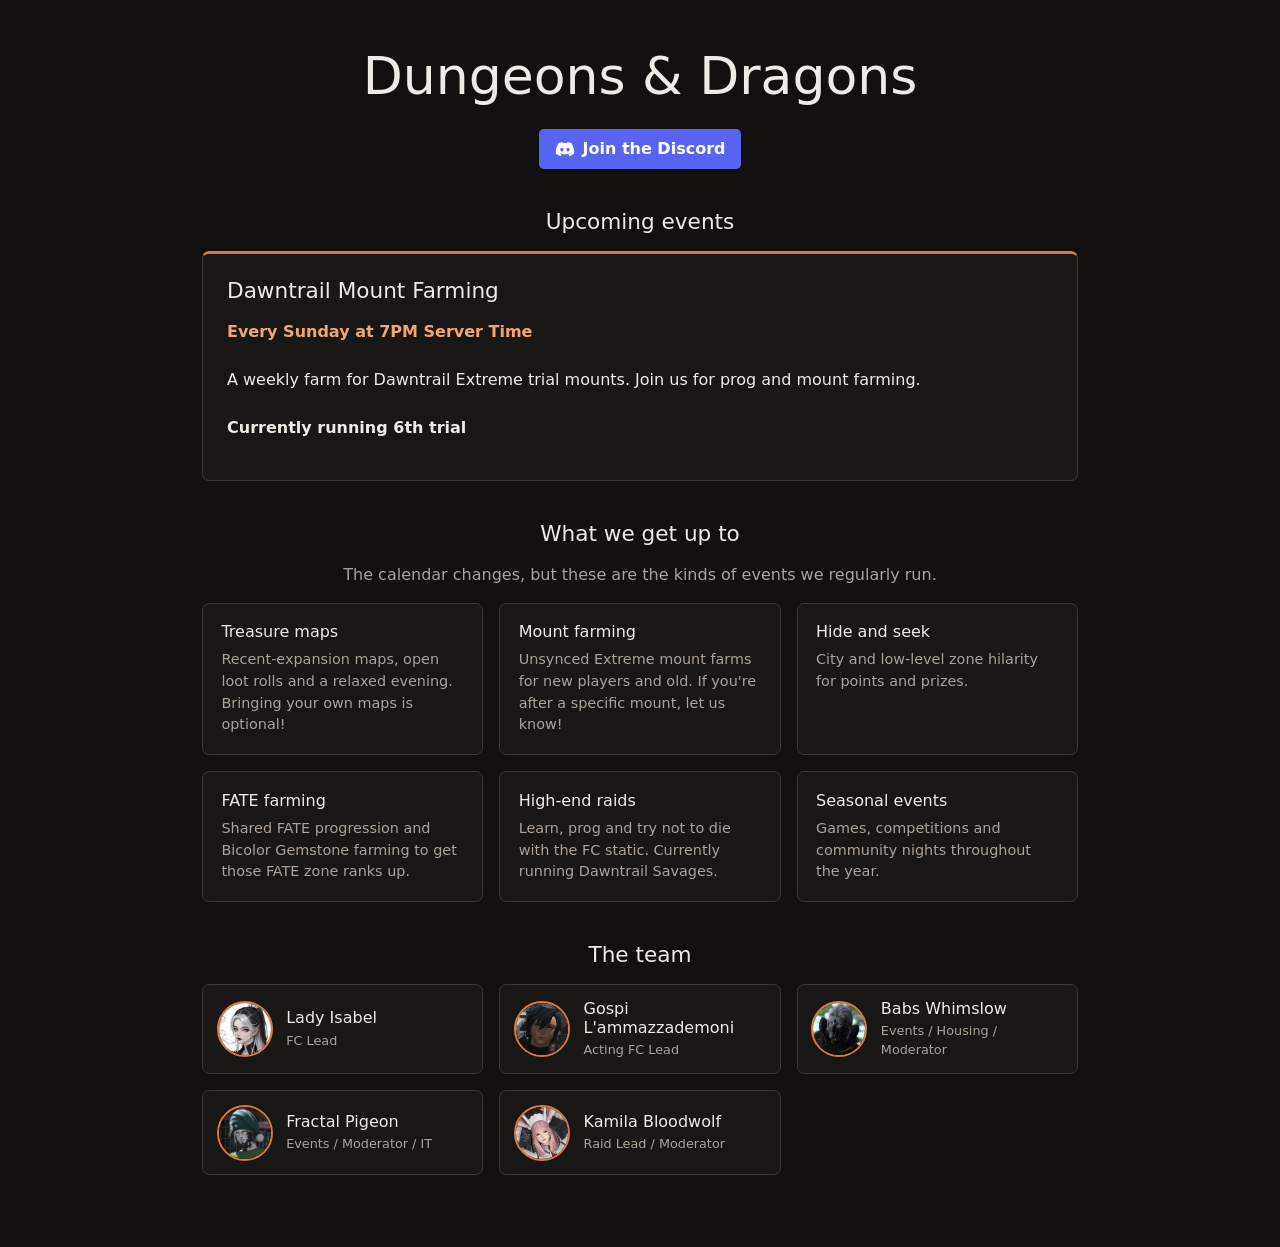
<file: index.html>
<!doctype html>
<html lang="en" data-bs-theme="dark">

<head>
    <meta charset="UTF-8" />
    <meta name="viewport" content="width=device-width, initial-scale=1.0" />
    <meta name="description" content="Dungeons & Dragons Free Company events, team and community links." />
    <title>Dungeons &amp; Dragons</title>
    <style>:root{--lightningcss-light: ;--lightningcss-dark:initial;color-scheme:dark;color:#eeeae4;background:#11100f;font-family:Arial,Helvetica,sans-serif}*{box-sizing:border-box}body{color:#eeeae4;background:#11100f;line-height:1.5}main{max-width:900px}h1{margin:0;font-size:clamp(2rem,8vw,3.25rem);line-height:1.1}h2{margin:2.5rem 0 1rem;font-size:1.35rem}h3{margin:0 0 .5rem;font-size:1.35rem}p{margin:.5rem 0 1rem}a{font-weight:700}.discord-link,.event-link{border-radius:.3rem;text-decoration:none}.discord-link{color:#fff;background:#5865f2}.discord-link:hover,.discord-link:focus-visible{background:#6d78f5}.event-card{background:#191715;border:1px solid #3b3733;border-top:3px solid #d97941;border-radius:.45rem;min-width:0}.section-intro{color:#aaa198;text-align:center;max-width:42rem;margin-inline:auto}.activity-grid,.team-grid{grid-template-columns:repeat(3,minmax(0,1fr));gap:1rem;display:grid}.activity-card,.team-card{background:#191715;border:1px solid #3b3733;border-radius:.45rem;min-width:0}.activity-card{padding:1.15rem}.activity-card h3{font-size:1rem}.activity-card p{color:#aaa198;margin:0;font-size:.9rem}.team-card{align-items:center;gap:.85rem;padding:.85rem;display:flex}.team-portrait{object-fit:cover;border:2px solid #d97941;border-radius:50%;flex:none;width:3.5rem;height:3.5rem}.team-card h3{margin:0;font-size:1rem}.team-role{color:#aaa198;margin:.2rem 0 0;font-size:.8rem}.event-time{color:#f1a66f;font-weight:700}.local-time{color:#aaa198;font-size:.85rem;font-weight:400}.event-note{color:#d7cec5;background:#211d19;border-left:3px solid #d97941;font-size:.9rem}.event-link{color:#191715;background:#f1a66f}.event-link:hover,.event-link:focus-visible{background:#ffc08e}@media (width<=767.98px){.activity-grid,.team-grid{grid-template-columns:1fr}}</style>
  <script type="module" crossorigin src="./assets/main-DE_6kVo0.js"></script>
  <link rel="modulepreload" crossorigin href="./assets/bootstrap.bundle.min-Bev_N_v2.js">
  <link rel="stylesheet" crossorigin href="./assets/main-Blk2EvT3.css">
</head>

<body class="min-vh-100">
    <main class="container py-4 py-md-5">
        <h1 class="text-center">Dungeons &amp; Dragons</h1>

        <div class="text-center">
            <a class="discord-link d-inline-flex align-items-center justify-content-center gap-2 mt-4 px-3 py-2" href="./discord">
                <i class="fa-brands fa-discord" aria-hidden="true"></i>
                Join the Discord
            </a>
        </div>

        <h2 class="text-center">Upcoming events</h2>
        <div class="events d-grid gap-3">
            <!--
            <section class="event-card d-flex flex-column align-items-start p-4">
                <h3>Hide And Seek</h3>
                <p class="event-time">
                    Sunday 18th October at 6PM Server Time
                    <span class="local-time d-block mt-1">(Your local time: <time data-local-start datetime="2026-10-18T18:00:00Z">6PM</time>)</span>
                </p>
                <p>A fun evening of hide and seek in cities and low-level zones, with points awarded and prizes to be won!</p>
            </section>
        -->

            <section class="event-card d-flex flex-column align-items-start p-4">
                <h3>Dawntrail Mount Farming</h3>
                <p class="event-time">Every Sunday at 7PM Server Time</p>
                <p>A weekly farm for Dawntrail Extreme trial mounts. Join us for prog and mount farming.</p>
                
                <p><b>Currently running 6th trial</b></p>
            </section>

            <!--<section class="event-card d-flex flex-column align-items-start p-4">
                <h3>Halloween Spooktacular</h3>
                <p class="event-time">
                    Sunday 25th October at 4PM Server Time
                    <span class="local-time d-block mt-1">(Your local time: <time data-local-start datetime="2026-10-25T17:00:00Z">5PM</time>)</span>
                </p>
                <p>
                    Join us for The D&D Halloween Spooktacular!<br><br>
                    We've got a packed schedule of games and competitions for you guys throughout the evening, with lots of amazing prizes to give away!
                </p>
                <div class="event-note w-100 my-2 mb-4 p-3">
                    <strong>Costume contests - prepare your glams!</strong>
                    <ul>
                        <li>TV &amp; Video Game Characters</li>
                        <li>Leadership Mimicry</li>
                        <li>The Wildcard Finale</li>
                    </ul>
                </div>
                <div class="d-flex align-items-center justify-content-center w-100">
                    <a class="event-link d-inline-flex align-items-center justify-content-center mt-auto px-3 py-2" href="./events/halloween.html">Find Out More</a>
                </div>
            </section>-->
        </div>

        <section aria-labelledby="regular-events-heading">
            <h2 class="text-center" id="regular-events-heading">What we get up to</h2>
            <p class="section-intro">The calendar changes, but these are the kinds of events we regularly run.</p>
            <div class="activity-grid mt-3">
                <article class="activity-card">
                    <h3>Treasure maps</h3>
                    <p>Recent-expansion maps, open loot rolls and a relaxed evening. Bringing your own maps is optional!</p>
                </article>
                <article class="activity-card">
                    <h3>Mount farming</h3>
                    <p>Unsynced Extreme mount farms for new players and old. If you're after a specific mount, let us know!</p>
                </article>
                <article class="activity-card">
                    <h3>Hide and seek</h3>
                    <p>City and low-level zone hilarity for points and prizes.</p>
                </article>
                <article class="activity-card">
                    <h3>FATE farming</h3>
                    <p>Shared FATE progression and Bicolor Gemstone farming to get those FATE zone ranks up.</p>
                </article>
                <article class="activity-card">
                    <h3>High-end raids</h3>
                    <p>Learn, prog and try not to die with the FC static. Currently running Dawntrail Savages.</p>
                </article>
                <article class="activity-card">
                    <h3>Seasonal events</h3>
                    <p>Games, competitions and community nights throughout the year.</p>
                </article>
            </div>
        </section>

        <section class="pb-4" aria-labelledby="team-heading">
            <h2 class="text-center" id="team-heading">The team</h2>
            <div class="team-grid">
                <article class="team-card">
                    <img class="team-portrait" src="[data-uri]" alt="Lady Isabel" />
                    <div>
                        <h3>Lady Isabel</h3>
                        <p class="team-role">FC Lead</p>
                    </div>
                </article>
                <article class="team-card">
                    <img class="team-portrait" src="./assets/gospi-DBKVJB-4.png" alt="Gospi L'ammazzademoni" />
                    <div>
                        <h3>Gospi L'ammazzademoni</h3>
                        <p class="team-role">Acting FC Lead</p>
                    </div>
                </article>
                <article class="team-card">
                    <img class="team-portrait" src="[data-uri]" alt="Babs Whimslow" />
                    <div>
                        <h3>Babs Whimslow</h3>
                        <p class="team-role">Events / Housing / Moderator</p>
                    </div>
                </article>
                <article class="team-card">
                    <img class="team-portrait" src="./assets/fractal-BCuuzR3d.png" alt="Fractal Pigeon" />
                    <div>
                        <h3>Fractal Pigeon</h3>
                        <p class="team-role">Events / Moderator / IT</p>
                    </div>
                </article>
                <article class="team-card">
                    <img class="team-portrait" src="./assets/kamila-BB4doYLH.png" alt="Kamila Bloodwolf" />
                    <div>
                        <h3>Kamila Bloodwolf</h3>
                        <p class="team-role">Raid Lead / Moderator</p>
                    </div>
                </article>
            </div>
        </section>
    </main>
</body>

</html>
</file>
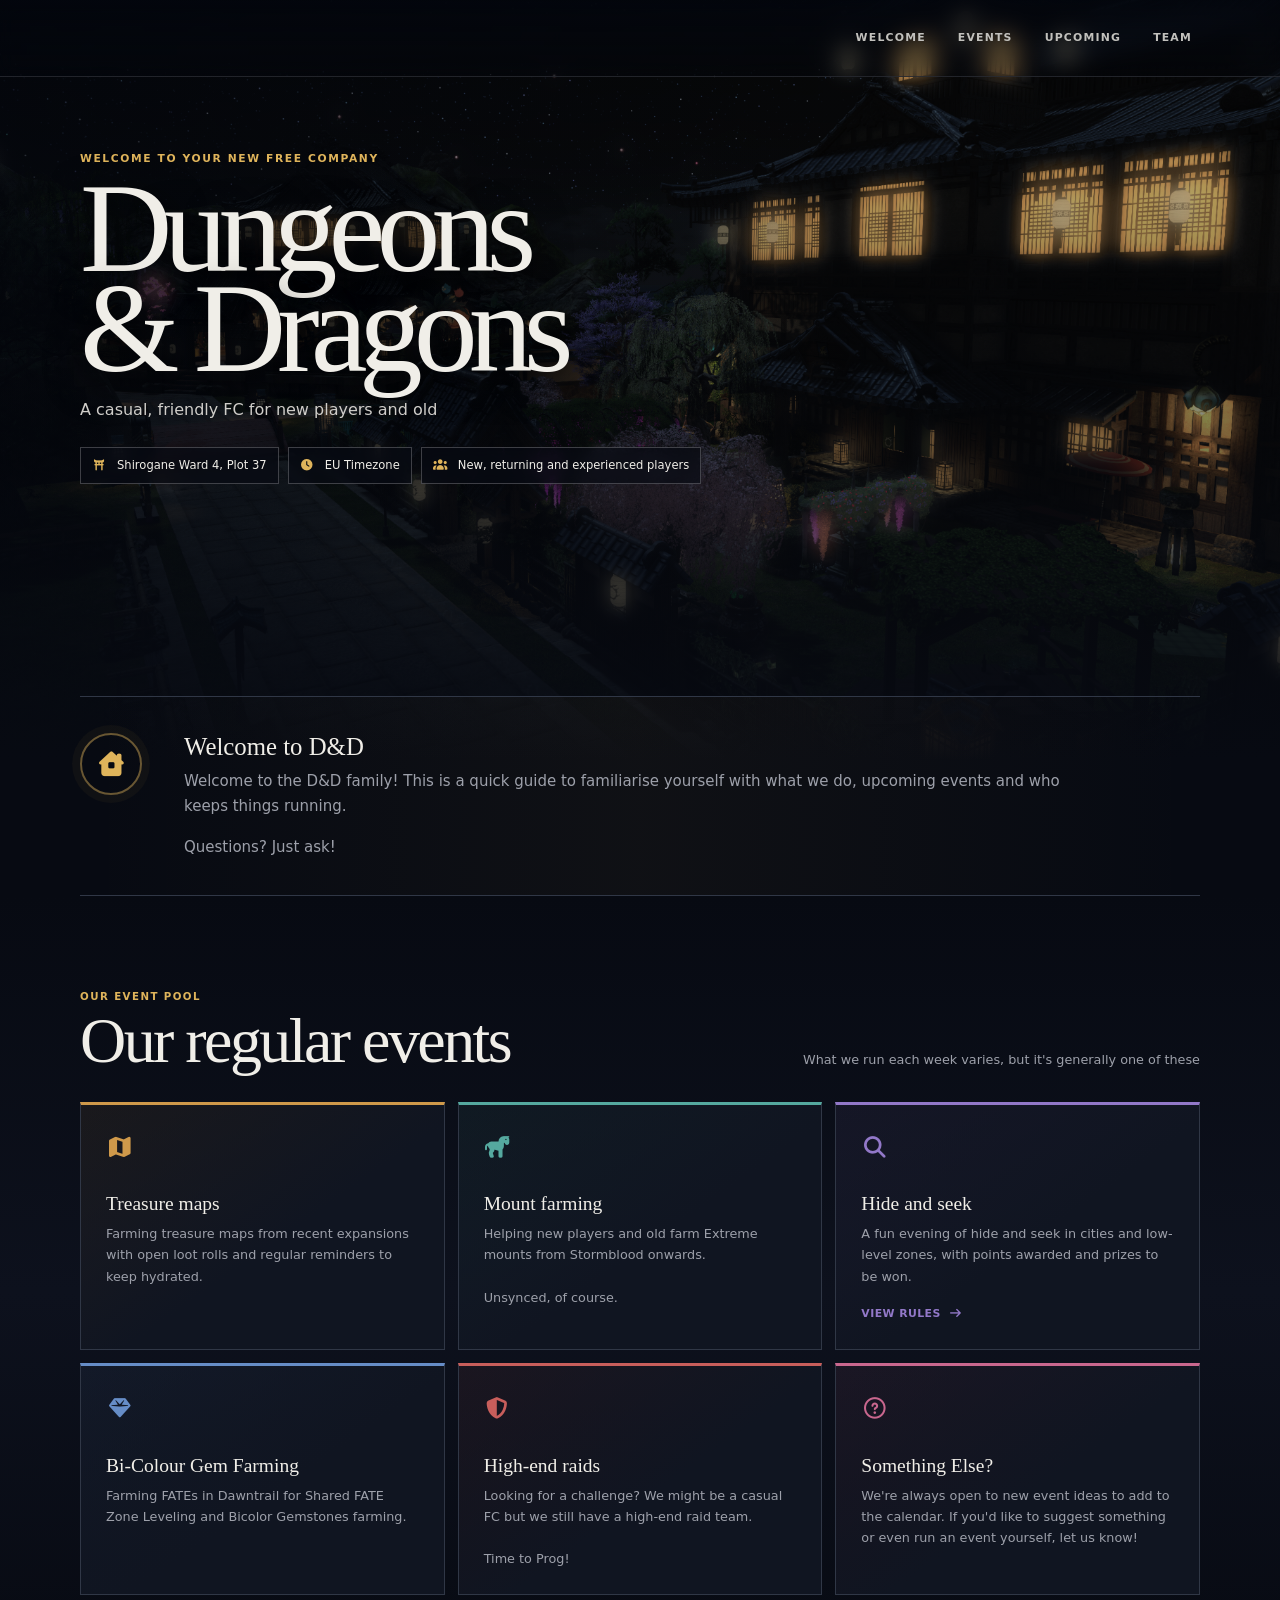
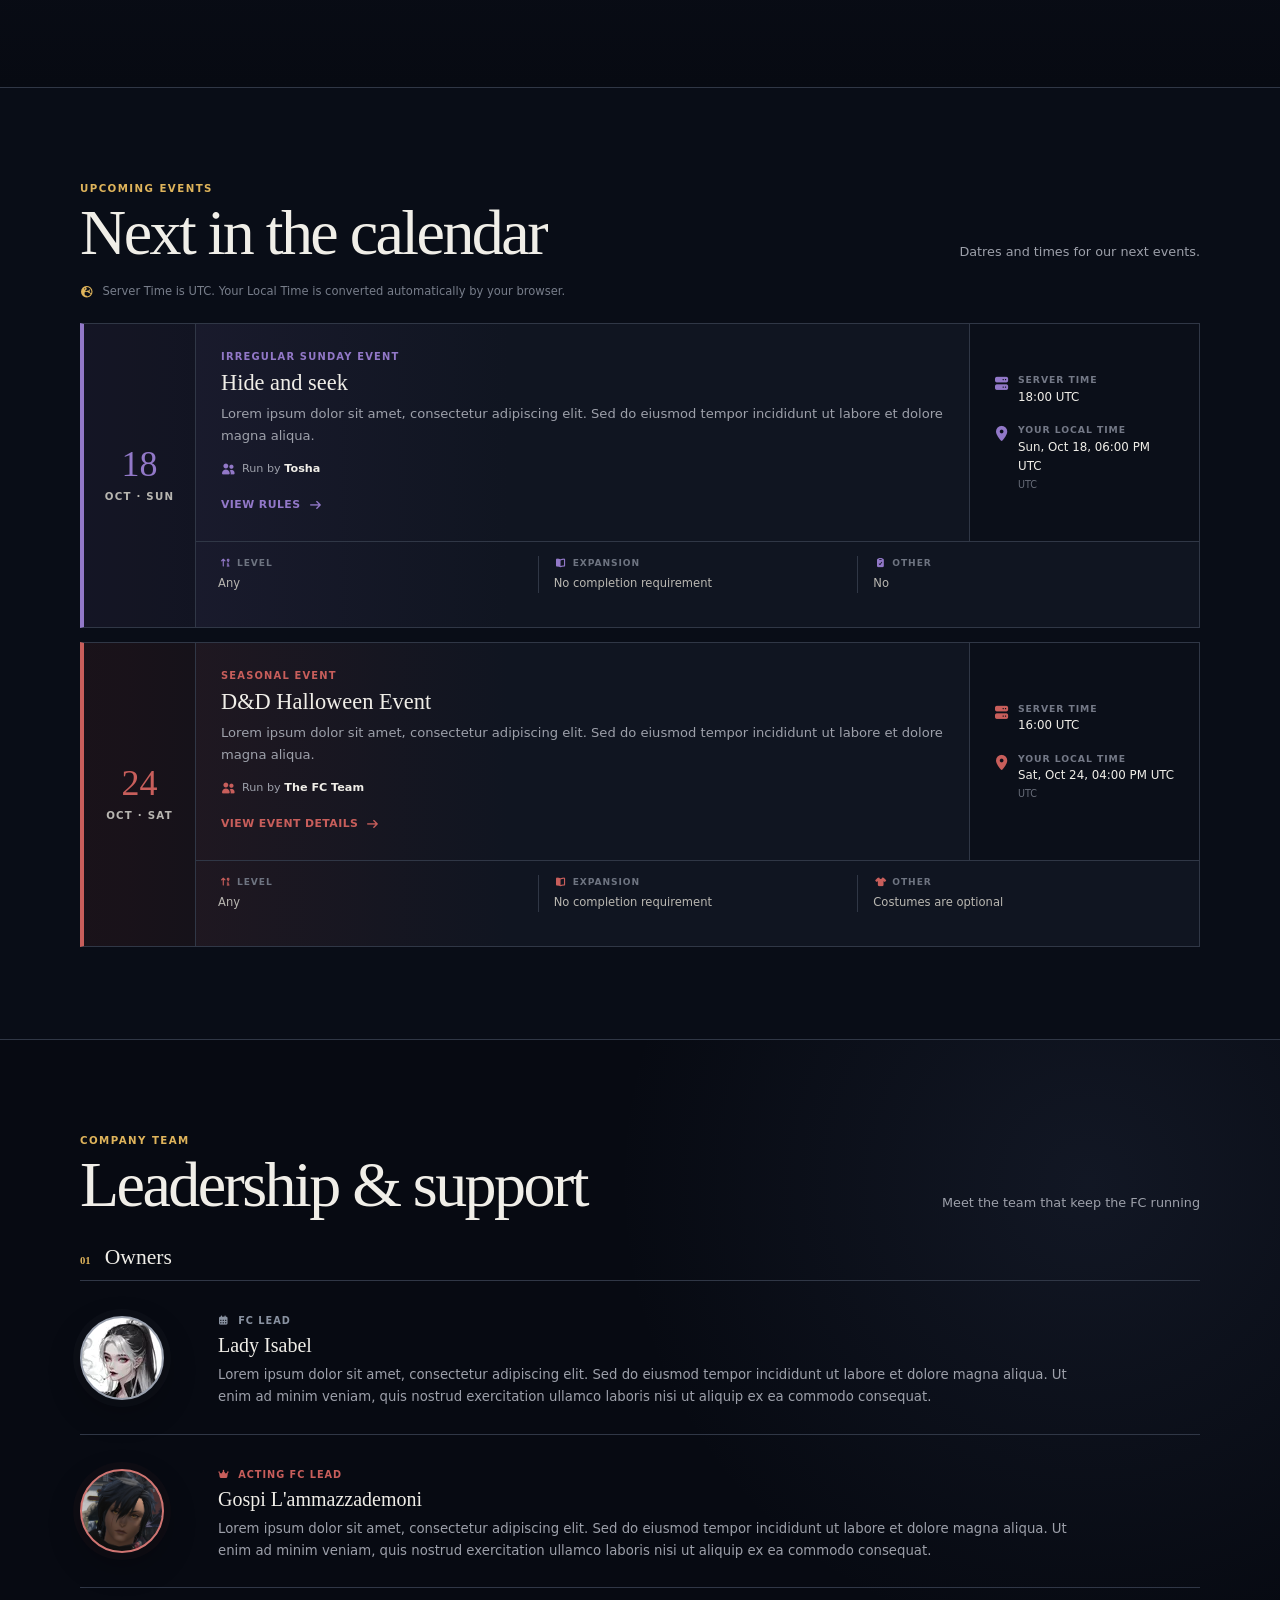
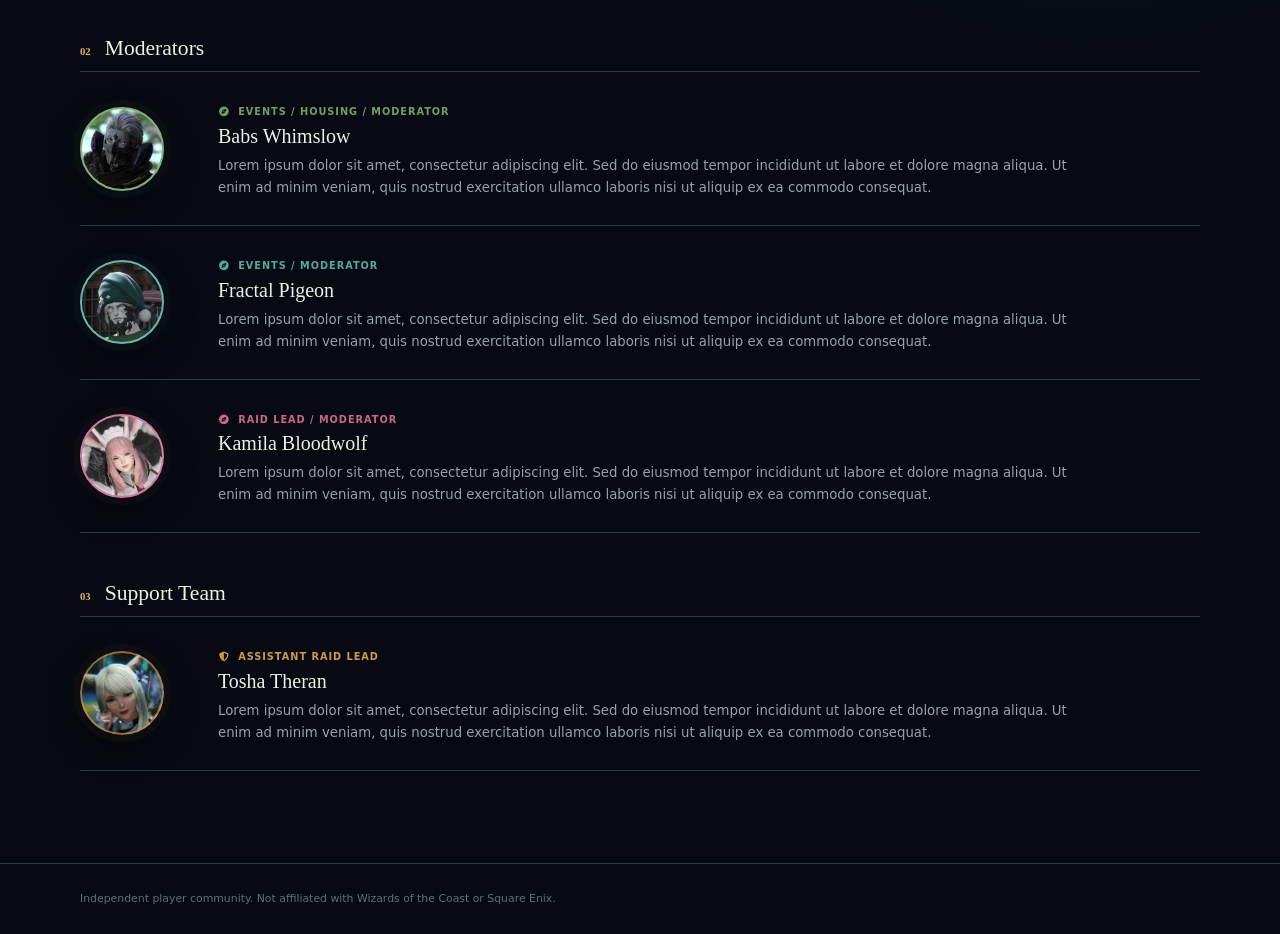
<file: staging/index.html>
<!doctype html>
<html lang="en" data-bs-theme="dark">

<head>
    <meta charset="utf-8" />
    <meta name="viewport" content="width=device-width,initial-scale=1" />
    <meta name="description" content="D&D information, activities, upcoming events and team contacts." />
    <title>D&amp;D</title>
  <script type="module" crossorigin src="../assets/bootstrap.bundle.min-Bev_N_v2.js"></script>
  <script type="module" crossorigin src="../assets/main-BnZfkydh.js"></script>
  <link rel="stylesheet" crossorigin href="../assets/main-B0H-6pgY.css">
</head>

<body>
    <header class="topbar">
        <nav class="navbar navbar-expand-md wrap">
            <!--<a class="brand navbar-brand" href="./">Dungeons &amp; Dragons</a>--><button class="navbar-toggler" type="button" data-bs-toggle="collapse" data-bs-target="#mainNav" aria-controls="mainNav" aria-expanded="false" aria-label="Toggle navigation">
                <i class="fa-solid fa-bars"></i>
            </button>
            <div class="collapse navbar-collapse justify-content-end" id="mainNav">
                <div class="navbar-nav gap-md-3">
                    <a class="nav-link" href="#welcome">Welcome</a><a class="nav-link" href="#events">Events</a><a class="nav-link" href="#upcoming">Upcoming</a><a class="nav-link" href="#team">Team</a>
                </div>
            </div>
        </nav>
    </header>
    <main>
        <!-- Replace --hero-image above, or overwrite the placeholder file with your Shirogane house screenshot. -->
        <section class="hero">
            <div class="wrap hero-copy">
                <div class="eyebrow">Welcome to your new Free Company</div>
                <h1>Dungeons<br />&amp; Dragons</h1>
                <p>A casual, friendly FC for new players and old</p>
                <div class="estate-details">
                    <span><i class="fa-solid fa-torii-gate"></i> Shirogane Ward 4, Plot 37</span>
                        <span><i class="fa-solid fa-clock"></i> EU Timezone</span>
                        <span><i class="fa-solid fa-users"></i> New, returning and experienced players</span>
                </div>
            </div>
        </section>

        <section class="welcome" id="welcome">
            <div class="wrap welcome-inner">
                <div class="welcome-icon">
                    <i class="fa-solid fa-house-chimney-window"></i>
                </div>
                <div>
                    <h2>Welcome to D&amp;D</h2>
                    <p>
                        Welcome to the D&amp;D family! This is a quick guide to familiarise yourself with what we do, upcoming events and who keeps things running.
                    </p>

                    <p class="mt-3">Questions? Just ask!</p>
                </div>
            </div>
        </section>

        <section class="content-section events-section" id="events">
            <div class="wrap">
                <div class="section-head">
                    <div>
                        <div class="kicker">Our event pool</div>
                        <h2>Our regular events</h2>
                    </div>
                    <p class="text-end">
                        What we run each week varies, but it's generally one of these
                    </p>
                </div>
                <div class="event-types">
                    <article class="event-card event-gold event-treasure-maps">
                        <div class="event-card-icon"><i class="fa-solid fa-map"></i></div>
                        <h3>Treasure maps</h3>
                        <p>
                            Farming treasure maps from recent expansions with open loot rolls and regular reminders to keep hydrated.
                        </p>
                    </article>
                    <article class="event-card event-teal event-mount-farming">
                        <div class="event-card-icon">
                            <i class="fa-solid fa-horse"></i>
                        </div>
                        <h3>Mount farming</h3>
                        <p>
                            Helping new players and old farm Extreme mounts from Stormblood onwards.<br><br>Unsynced, of course.
                        </p>
                    </article>
                    <article class="event-card event-violet event-hide-and-seek">
                        <div class="event-card-icon">
                            <i class="fa-solid fa-magnifying-glass"></i>
                        </div>
                        <h3>Hide and seek</h3>
                        <p>
                            A fun evening of hide and seek in cities and low-level zones, with points awarded and prizes to be won.
                        </p>
                        <a class="event-guide-link" href="./games/hide-and-seek.html">
                            View rules <i class="fa-solid fa-arrow-right" aria-hidden="true"></i>
                        </a>
                    </article>
                    <article class="event-card event-blue event-deep-dungeons">
                        <div class="event-card-icon">
                            <i class="fa-solid fa-gem"></i>
                        </div>
                        <h3>Bi-Colour Gem Farming</h3>
                        <p>
                            Farming FATEs in Dawntrail for Shared FATE Zone Leveling and Bicolor Gemstones farming.
                        </p>
                    </article>
                    <article class="event-card event-red event-savage">
                        <div class="event-card-icon">
                            <i class="fa-solid fa-shield-halved"></i>
                        </div>
                        <h3>High-end raids</h3>
                        <p>
                            Looking for a challenge? We might be a casual FC but we still have a high-end raid team.<br><br>

                            Time to Prog!
                        </p>
                    </article>
                    <article class="event-card event-rose event-seasonal">
                        <div class="event-card-icon">
                            <i class="fa-regular fa-question-circle"></i>
                        </div>
                        <h3>Something Else?</h3>
                        <p>
                            We're always open to new event ideas to add to the calendar. If you'd like to suggest something or even run an event yourself, let us know!
                        </p>
                    </article>
                </div>
            </div>
        </section>

        <section class="content-section upcoming-section" id="upcoming">
            <div class="wrap">
                <div class="section-head">
                    <div>
                        <div class="kicker">Upcoming events</div>
                        <h2>Next in the calendar</h2>
                    </div>
                    <p>
                        Datres and times for our next events.
                    </p>
                </div>
                <div class="time-note">
                    <i class="fa-solid fa-earth-europe"></i><span>Server Time is UTC. Your Local Time is converted automatically by your browser.</span>
                </div>
                <div class="schedule" id="event-schedule"></div>
            </div>
        </section>

        <section class="content-section team-section" id="team">
            <div class="wrap">
                <div class="section-head">
                    <div>
                        <div class="kicker">Company team</div>
                        <h2>Leadership &amp; support</h2>
                    </div>
                    <p>Meet the team that keep the FC running</p>
                </div>
                <div class="team-group">
                    <div class="team-heading">
                        <span>01</span>
                        <h3>Owners</h3>
                        <p></p>
                    </div>
                    <div class="roster">
                        <article class="member member-slate">
                            <div class="portrait" style="background-image: url('[data-uri]')"></div>
                            <div class="member-copy">
                                <small><i class="fa-solid fa-calendar-days me-2"></i>FC Lead</small>
                                <h4>Lady Isabel</h4>
                                <p>
                                    Lorem ipsum dolor sit amet, consectetur adipiscing elit.
                                    Sed do eiusmod tempor incididunt ut labore et dolore magna
                                    aliqua. Ut enim ad minim veniam, quis nostrud exercitation
                                    ullamco laboris nisi ut aliquip ex ea commodo consequat.
                                </p>
                            </div>
                        </article>
                        <article class="member member-red">
                            <div class="portrait" style="background-image: url('../assets/gospi-DBKVJB-4.png')"></div>
                            <div class="member-copy">
                                <small><i class="fa-solid fa-crown me-2"></i>Acting FC Lead</small>
                                <h4>Gospi L'ammazzademoni</h4>
                                <p>
                                    Lorem ipsum dolor sit amet, consectetur adipiscing elit.
                                    Sed do eiusmod tempor incididunt ut labore et dolore magna
                                    aliqua. Ut enim ad minim veniam, quis nostrud exercitation
                                    ullamco laboris nisi ut aliquip ex ea commodo consequat.
                                </p>
                            </div>
                        </article>
                    </div>
                </div>
                <div class="team-group">
                    <div class="team-heading">
                        <span>02</span>
                        <h3>Moderators</h3>
                        <p></p>
                    </div>
                    <div class="roster">
                        <article class="member member-green">
                            <div class="portrait" style="background-image: url('[data-uri]')"></div>
                            <div class="member-copy">
                                <small><i class="fa-solid fa-compass me-2"></i>Events / Housing / Moderator</small>
                                <h4>Babs Whimslow</h4>
                                <p>
                                    Lorem ipsum dolor sit amet, consectetur adipiscing elit.
                                    Sed do eiusmod tempor incididunt ut labore et dolore magna
                                    aliqua. Ut enim ad minim veniam, quis nostrud exercitation
                                    ullamco laboris nisi ut aliquip ex ea commodo consequat.
                                </p>
                            </div>
                        </article>
                        <article class="member member-teal">
                            <div class="portrait" style="background-image: url('../assets/fractal-BCuuzR3d.png')"></div>
                            <div class="member-copy">
                                <small><i class="fa-solid fa-compass me-2"></i>Events / Moderator</small>
                                <h4>Fractal Pigeon</h4>
                                <p>
                                    Lorem ipsum dolor sit amet, consectetur adipiscing elit.
                                    Sed do eiusmod tempor incididunt ut labore et dolore magna
                                    aliqua. Ut enim ad minim veniam, quis nostrud exercitation
                                    ullamco laboris nisi ut aliquip ex ea commodo consequat.
                                </p>
                            </div>
                        </article>
                        <article class="member member-rose">
                            <div class="portrait" style="background-image: url('../assets/kamila-BB4doYLH.png')"></div>
                            <div class="member-copy">
                                <small><i class="fa-solid fa-compass me-2"></i>Raid Lead / Moderator</small>
                                <h4>Kamila Bloodwolf</h4>
                                <p>
                                    Lorem ipsum dolor sit amet, consectetur adipiscing elit.
                                    Sed do eiusmod tempor incididunt ut labore et dolore magna
                                    aliqua. Ut enim ad minim veniam, quis nostrud exercitation
                                    ullamco laboris nisi ut aliquip ex ea commodo consequat.
                                </p>
                            </div>
                        </article>
                    </div>
                </div>
                <div class="team-group">
                    <div class="team-heading">
                        <span>03</span>
                        <h3>Support Team</h3>
                        <p></p>
                    </div>
                    <div class="roster">
                        <article class="member member-gold">
                            <div class="portrait"><img src="[data-uri]" /></div>
                            <div class="member-copy">
                                <small><i class="fa-solid fa-shield-halved me-2"></i>Assistant Raid Lead</small>
                                <h4>Tosha Theran</h4>
                                <p>
                                    Lorem ipsum dolor sit amet, consectetur adipiscing elit.
                                    Sed do eiusmod tempor incididunt ut labore et dolore magna
                                    aliqua. Ut enim ad minim veniam, quis nostrud exercitation
                                    ullamco laboris nisi ut aliquip ex ea commodo consequat.
                                </p>
                            </div>
                        </article>
                    </div>
                </div>
            </div>
        </section>
    </main>
    <footer>
        <div class="wrap footer-inner">
            <span>Independent player community. Not affiliated with Wizards of the
                Coast or Square Enix.</span>
        </div>
    </footer>
</body>

</html>
</file>
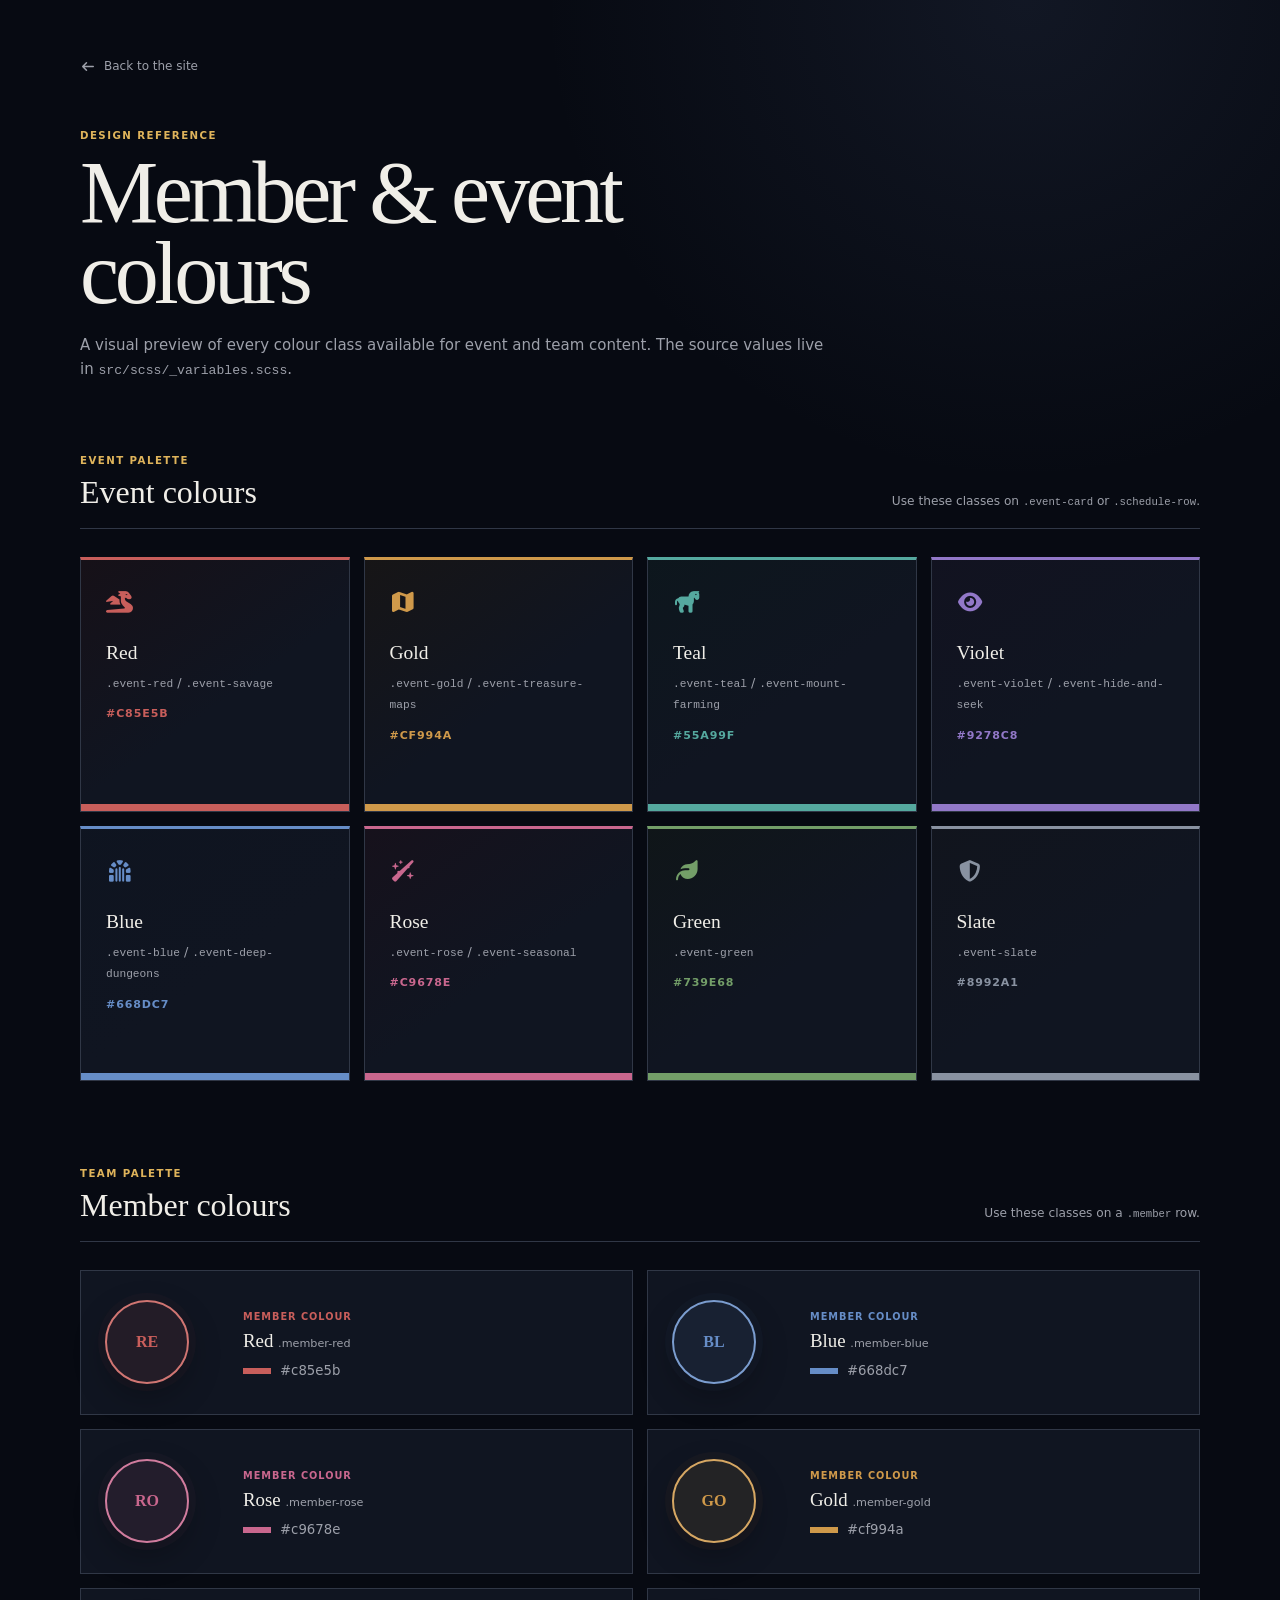
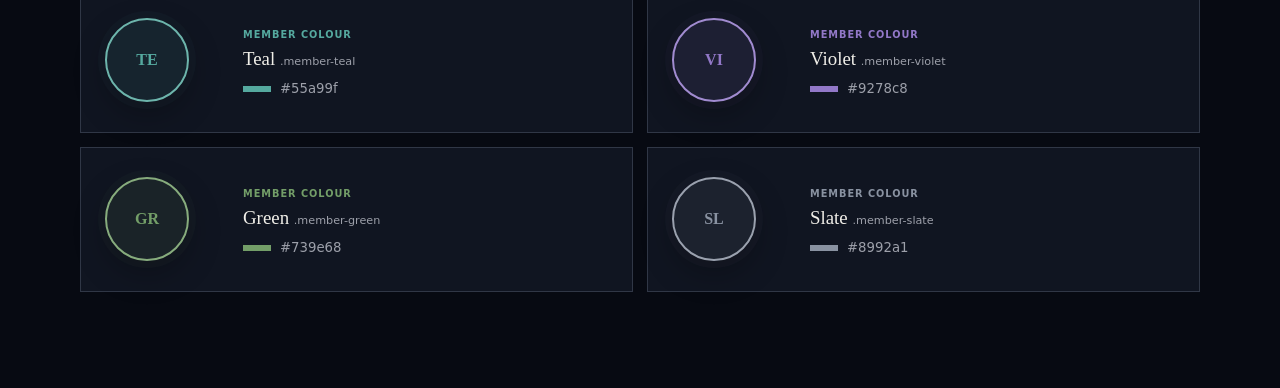
<file: colours.html>
<!doctype html>
<html lang="en">
  <head>
    <meta charset="UTF-8">
    <meta name="viewport" content="width=device-width, initial-scale=1.0">
    <meta name="description" content="Visual reference for the D&D Free Company event and member colour classes.">
    <title>Colour Reference | D&amp;D Free Company</title>
    <script type="module" crossorigin src="./assets/main-Ccf3B_Q4.js"></script>
    <link rel="stylesheet" crossorigin href="./assets/main-C_BEfv2f.css">
  </head>
  <body class="colour-reference-page">
    <main class="reference-main">
      <div class="wrap">
        <header class="reference-header">
          <a class="reference-back" href="./index.html">
            <i class="fa-solid fa-arrow-left" aria-hidden="true"></i>
            Back to the site
          </a>
          <div class="kicker">Design reference</div>
          <h1>Member &amp; event colours</h1>
          <p>
            A visual preview of every colour class available for event and team
            content. The source values live in
            <code>src/scss/_variables.scss</code>.
          </p>
        </header>

        <section class="reference-section" aria-labelledby="event-colours">
          <div class="reference-section-heading">
            <div>
              <div class="kicker">Event palette</div>
              <h2 id="event-colours">Event colours</h2>
            </div>
            <p>Use these classes on <code>.event-card</code> or <code>.schedule-row</code>.</p>
          </div>

          <div class="reference-event-grid">
            <article class="event-card event-savage event-red">
              <div class="reference-swatch" aria-hidden="true"></div>
              <div class="event-card-icon"><i class="fa-solid fa-dragon"></i></div>
              <h3>Red</h3>
              <p><code>.event-red</code> / <code>.event-savage</code></p>
              <strong>#c85e5b</strong>
            </article>

            <article class="event-card event-treasure-maps event-gold">
              <div class="reference-swatch" aria-hidden="true"></div>
              <div class="event-card-icon"><i class="fa-solid fa-map"></i></div>
              <h3>Gold</h3>
              <p><code>.event-gold</code> / <code>.event-treasure-maps</code></p>
              <strong>#cf994a</strong>
            </article>

            <article class="event-card event-mount-farming event-teal">
              <div class="reference-swatch" aria-hidden="true"></div>
              <div class="event-card-icon"><i class="fa-solid fa-horse"></i></div>
              <h3>Teal</h3>
              <p><code>.event-teal</code> / <code>.event-mount-farming</code></p>
              <strong>#55a99f</strong>
            </article>

            <article class="event-card event-hide-and-seek event-violet">
              <div class="reference-swatch" aria-hidden="true"></div>
              <div class="event-card-icon"><i class="fa-solid fa-eye"></i></div>
              <h3>Violet</h3>
              <p><code>.event-violet</code> / <code>.event-hide-and-seek</code></p>
              <strong>#9278c8</strong>
            </article>

            <article class="event-card event-deep-dungeons event-blue">
              <div class="reference-swatch" aria-hidden="true"></div>
              <div class="event-card-icon"><i class="fa-solid fa-dungeon"></i></div>
              <h3>Blue</h3>
              <p><code>.event-blue</code> / <code>.event-deep-dungeons</code></p>
              <strong>#668dc7</strong>
            </article>

            <article class="event-card event-seasonal event-rose">
              <div class="reference-swatch" aria-hidden="true"></div>
              <div class="event-card-icon"><i class="fa-solid fa-wand-sparkles"></i></div>
              <h3>Rose</h3>
              <p><code>.event-rose</code> / <code>.event-seasonal</code></p>
              <strong>#c9678e</strong>
            </article>

            <article class="event-card event-green">
              <div class="reference-swatch" aria-hidden="true"></div>
              <div class="event-card-icon"><i class="fa-solid fa-leaf"></i></div>
              <h3>Green</h3>
              <p><code>.event-green</code></p>
              <strong>#739e68</strong>
            </article>

            <article class="event-card event-slate">
              <div class="reference-swatch" aria-hidden="true"></div>
              <div class="event-card-icon"><i class="fa-solid fa-shield-halved"></i></div>
              <h3>Slate</h3>
              <p><code>.event-slate</code></p>
              <strong>#8992a1</strong>
            </article>
          </div>
        </section>

        <section class="reference-section" aria-labelledby="member-colours">
          <div class="reference-section-heading">
            <div>
              <div class="kicker">Team palette</div>
              <h2 id="member-colours">Member colours</h2>
            </div>
            <p>Use these classes on a <code>.member</code> row.</p>
          </div>

          <div class="reference-members roster">
            <article class="member member-red">
              <div class="portrait">RE</div>
              <div class="member-copy">
                <small>Member colour</small>
                <h3>Red <code>.member-red</code></h3>
                <p><span class="reference-swatch" aria-hidden="true"></span>#c85e5b</p>
              </div>
            </article>

            <article class="member member-blue">
              <div class="portrait">BL</div>
              <div class="member-copy">
                <small>Member colour</small>
                <h3>Blue <code>.member-blue</code></h3>
                <p><span class="reference-swatch" aria-hidden="true"></span>#668dc7</p>
              </div>
            </article>

            <article class="member member-rose">
              <div class="portrait">RO</div>
              <div class="member-copy">
                <small>Member colour</small>
                <h3>Rose <code>.member-rose</code></h3>
                <p><span class="reference-swatch" aria-hidden="true"></span>#c9678e</p>
              </div>
            </article>

            <article class="member member-gold">
              <div class="portrait">GO</div>
              <div class="member-copy">
                <small>Member colour</small>
                <h3>Gold <code>.member-gold</code></h3>
                <p><span class="reference-swatch" aria-hidden="true"></span>#cf994a</p>
              </div>
            </article>

            <article class="member member-teal">
              <div class="portrait">TE</div>
              <div class="member-copy">
                <small>Member colour</small>
                <h3>Teal <code>.member-teal</code></h3>
                <p><span class="reference-swatch" aria-hidden="true"></span>#55a99f</p>
              </div>
            </article>

            <article class="member member-violet">
              <div class="portrait">VI</div>
              <div class="member-copy">
                <small>Member colour</small>
                <h3>Violet <code>.member-violet</code></h3>
                <p><span class="reference-swatch" aria-hidden="true"></span>#9278c8</p>
              </div>
            </article>

            <article class="member member-green">
              <div class="portrait">GR</div>
              <div class="member-copy">
                <small>Member colour</small>
                <h3>Green <code>.member-green</code></h3>
                <p><span class="reference-swatch" aria-hidden="true"></span>#739e68</p>
              </div>
            </article>

            <article class="member member-slate">
              <div class="portrait">SL</div>
              <div class="member-copy">
                <small>Member colour</small>
                <h3>Slate <code>.member-slate</code></h3>
                <p><span class="reference-swatch" aria-hidden="true"></span>#8992a1</p>
              </div>
            </article>
          </div>
        </section>
      </div>
    </main>
  </body>
</html>
</file>
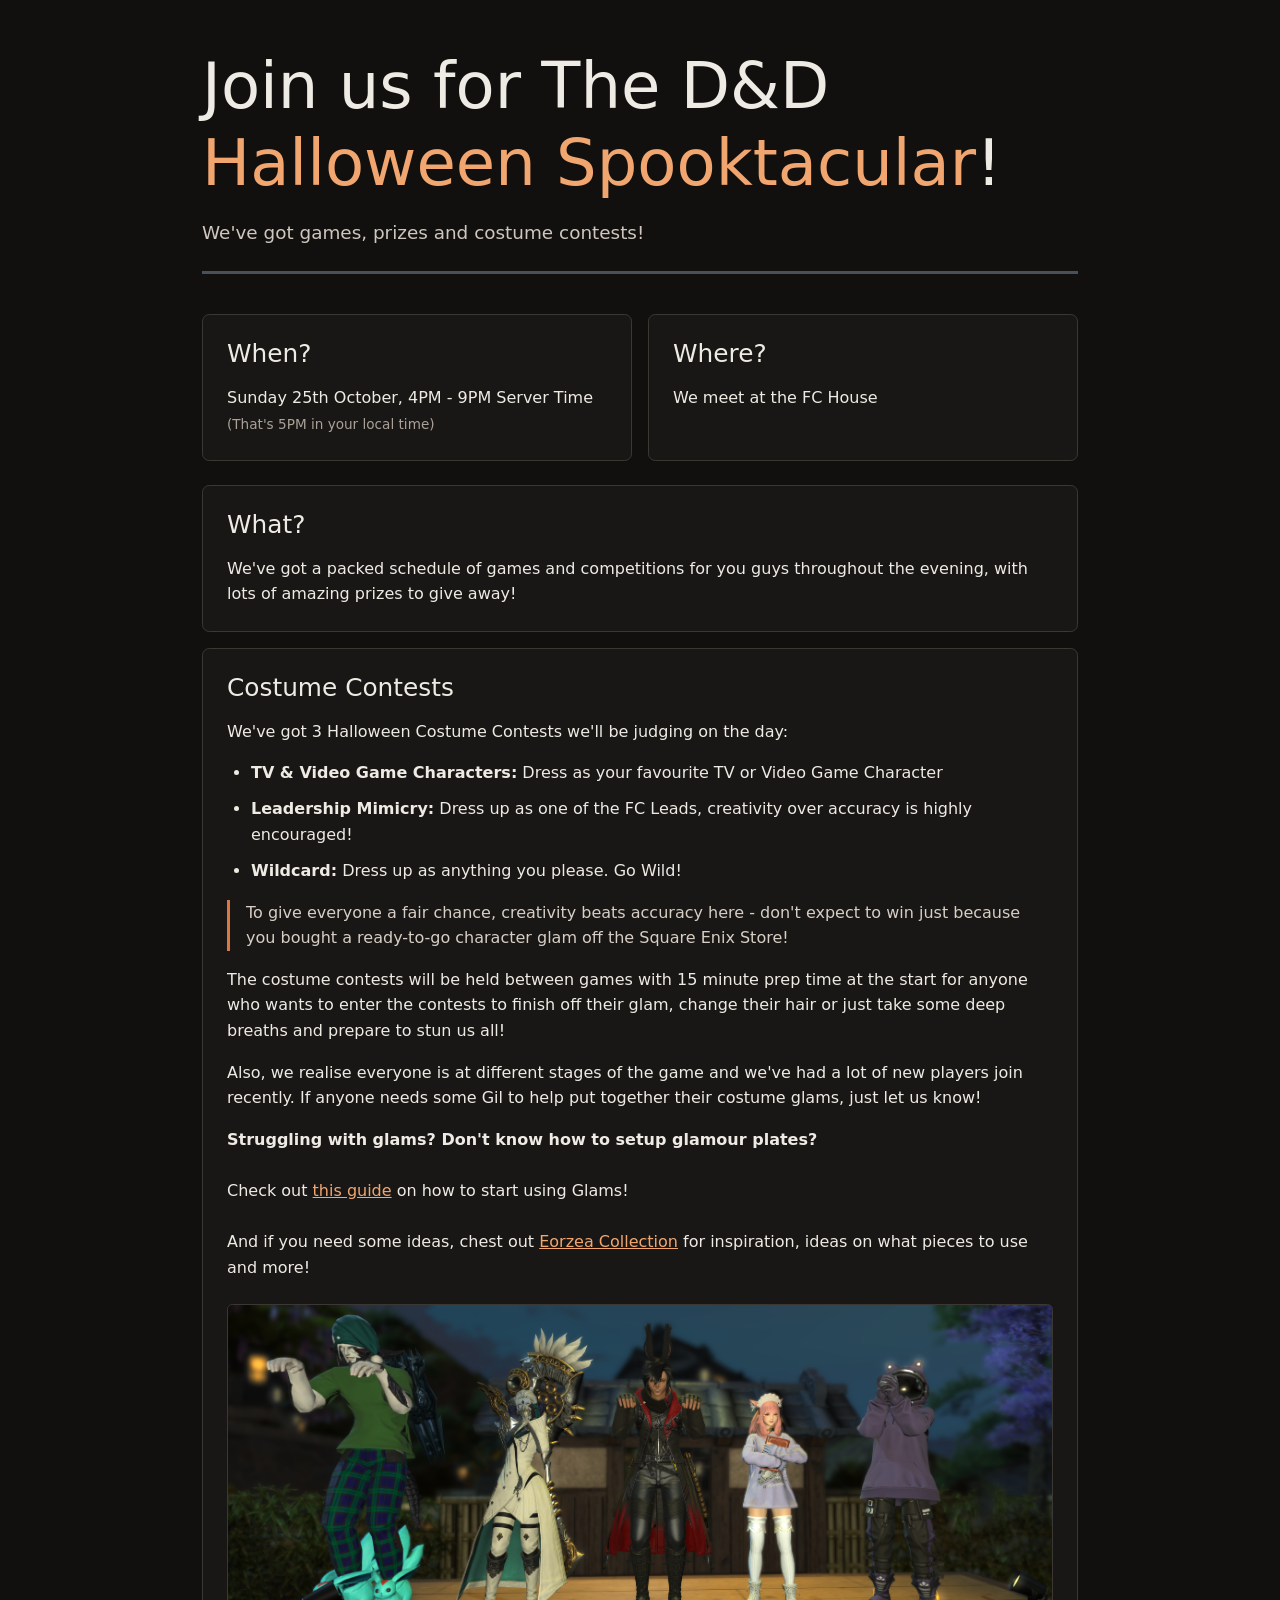
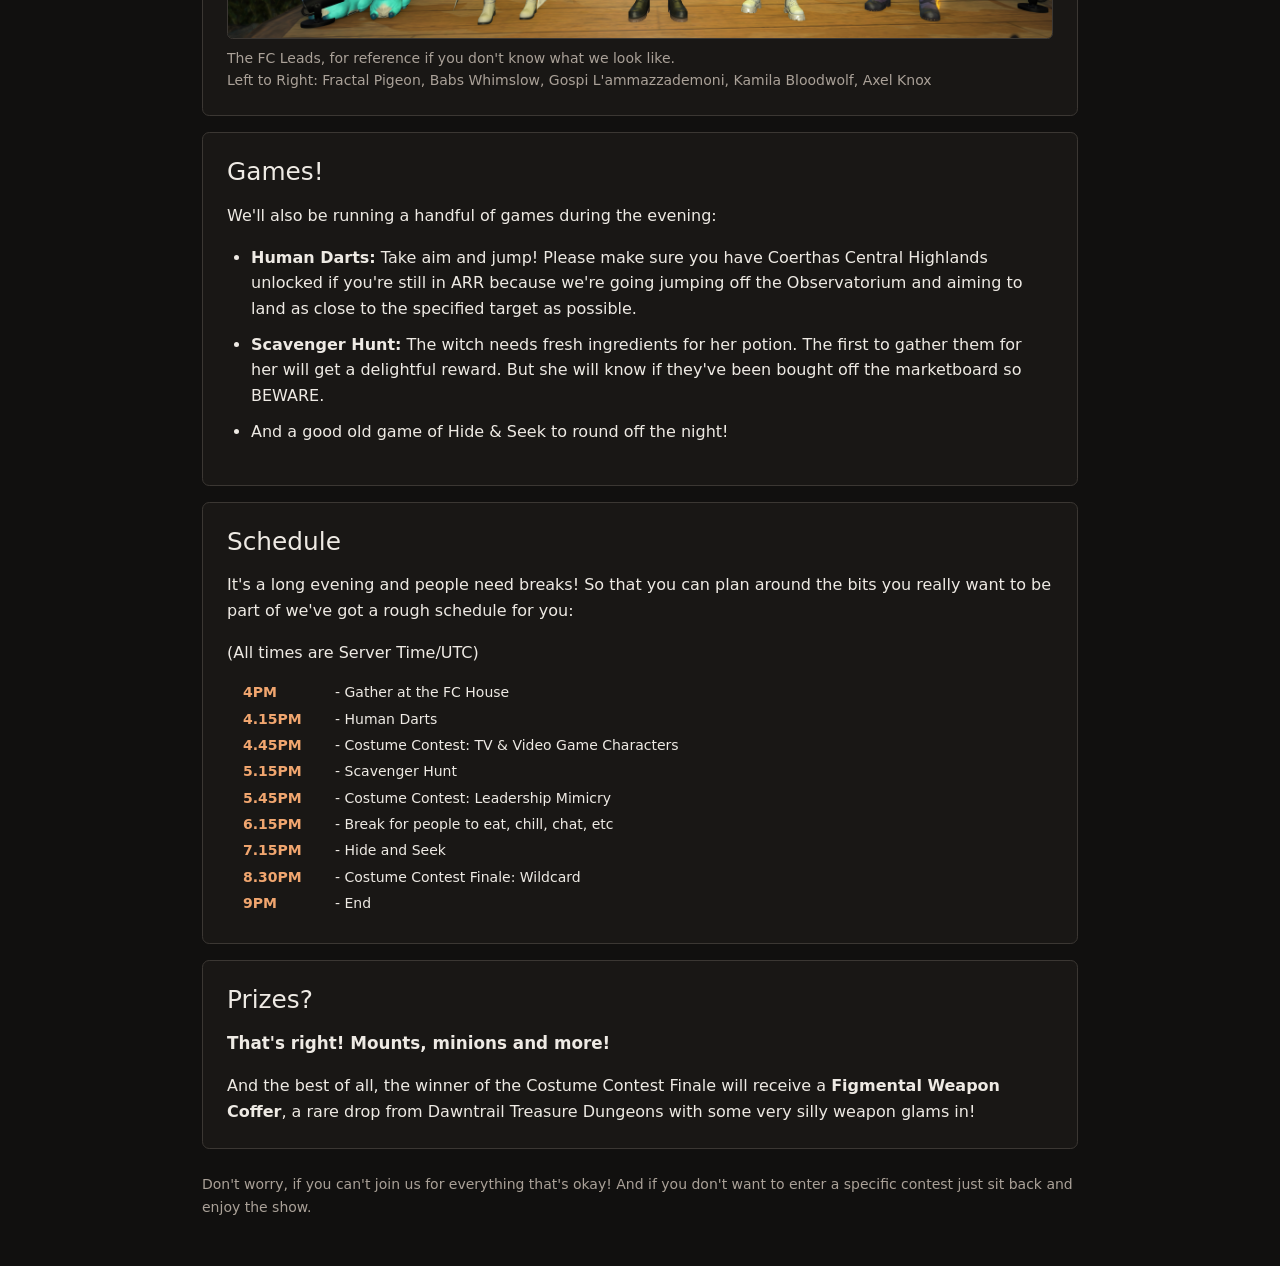
<file: events/halloween.html>
<!doctype html>
<html lang="en" data-bs-theme="dark">
  <head>
    <meta charset="UTF-8" />
    <meta name="viewport" content="width=device-width, initial-scale=1.0" />
    <meta name="description" content="Details, games, costume contests and schedule for the D&D Halloween event." />
    <title>D&amp;D Halloween Spooktacular</title>
    <style>:root{--lightningcss-light: ;--lightningcss-dark:initial;color-scheme:dark;color:#eeeae4;background:#11100f;font-family:Arial,Helvetica,sans-serif}*{box-sizing:border-box}body{color:#eeeae4;background:#11100f;line-height:1.6}main{max-width:900px}header{border-color:#d97941!important}h1,h2,h3{line-height:1.2}h1{font-size:clamp(2.2rem,8vw,4rem)}.title-highlight{color:#f1a66f}h2{font-size:1.55rem}h3{margin:1.5rem 0 .5rem;font-size:1.1rem}p{margin:.5rem 0 1rem}a{color:#f1a66f}.intro{color:#cfc7be;font-size:1.15rem}.detail-card,.content-section{background:#191715;border:1px solid #3b3733;border-radius:.45rem}.event-details p{margin-bottom:0}.event-details .local-time{color:#aaa198;font-size:.85rem}.content-section>:last-child{margin-bottom:0}li+li{margin-top:.65rem}.leadership-photo img{border:1px solid #3b3733;border-radius:.35rem}.leadership-photo figcaption{color:#aaa198}.note{color:#d7cec5;border-left:3px solid #d97941}.prize{font-size:1.05rem;font-weight:700}.schedule-time{color:#f1a66f;width:5.25rem;font-weight:700}footer{color:#aaa198}</style>
    <script type="module" crossorigin src="../assets/bootstrap.bundle.min-Bev_N_v2.js"></script>
    <script type="module" crossorigin src="../assets/simple-page-D4GuZVW7.js"></script>
    <link rel="stylesheet" crossorigin href="../assets/simple-page-Dcj71sHl.css">
  </head>
  <body class="min-vh-100">
    <main class="container py-4 py-md-5">
      <header class="border-bottom border-3 pb-4">
        <h1 class="mb-3">Join us for The D&amp;D <span class="title-highlight">Halloween Spooktacular</span>!</h1>
        <p class="intro mb-0">We've got games, prizes and costume contests!</p>
      </header>

      <div class="event-details row g-3 my-4">
        <div class="col-12 col-sm-6">
          <section class="detail-card h-100 p-4" aria-labelledby="when-heading">
            <h2 class="mb-3" id="when-heading">When?</h2>
            <p class="mb-0">
              Sunday 25th October, 4PM - 9PM Server Time
              <span class="local-time d-block mt-1">(That's <time id="local-start-time" datetime="2026-10-25T17:00:00Z">???</time> in your local time)</span>
            </p>
          </section>
        </div>

        <div class="col-12 col-sm-6">
          <section class="detail-card h-100 p-4" aria-labelledby="where-heading">
            <h2 class="mb-3" id="where-heading">Where?</h2>
            <p class="mb-0">We meet at the FC House</p>
          </section>
        </div>
      </div>

      <section class="content-section mt-3 p-4" aria-labelledby="what-heading">
        <h2 class="mb-3" id="what-heading">What?</h2>
        <p>
          We've got a packed schedule of games and competitions for you guys throughout the evening, with lots of
          amazing prizes to give away!
        </p>
      </section>

      <section class="content-section mt-3 p-4" aria-labelledby="costumes-heading">
        <h2 class="mb-3" id="costumes-heading">Costume Contests</h2>
        <p>We've got 3 Halloween Costume Contests we'll be judging on the day:</p>
        <ul class="my-3 ps-4">
          <li><strong>TV &amp; Video Game Characters:</strong> Dress as your favourite TV or Video Game Character</li>
          <li>
            <strong>Leadership Mimicry:</strong> Dress up as one of the FC Leads, creativity over accuracy is highly
            encouraged!
          </li>
          <li><strong>Wildcard:</strong> Dress up as anything you please. Go Wild!</li>
        </ul>
        <p class="note ps-3">
          To give everyone a fair chance, creativity beats accuracy here - don't expect to win just because you bought
            a ready-to-go character glam off the Square Enix Store!
        </p>
        <p>
          The costume contests will be held between games with 15 minute prep time at the start for anyone who wants to
          enter the contests to finish off their glam, change their hair or just take some deep breaths and prepare to
          stun us all!
        </p>
        <p>
          Also, we realise everyone is at different stages of the game and we've had a lot of new players join recently.
          If anyone needs some Gil to help put together their costume glams, just let us know!
        </p>

        <p>
            <b>Struggling with glams? Don't know how to setup glamour plates?</b><br><br>

            Check out <a target="_blank" href="https://fashionninjutsu.com/2018/09/24/a-guide-to-glamour-in-ffxiv/">this guide</a> on how to start using Glams!<br /><br />

            And if you need some ideas, chest out <a target="_blank" href="https://ffxiv.eorzeacollection.com/glamours">Eorzea Collection</a> for inspiration, ideas on what pieces to use and more!
        </p>

        <figure class="leadership-photo mt-4 mb-0">
          <img
            class="d-block w-100 img-fluid"
            src="../assets/group-B5yz6ll8.png"
            alt="Five members of the D&amp;D Free Company leadership team standing together"
          />
          <figcaption class="mt-2 small">
            The FC Leads, for reference if you don't know what we look like.<br />
            Left to Right: Fractal Pigeon, Babs Whimslow, Gospi L'ammazzademoni, Kamila Bloodwolf, Axel Knox
          </figcaption>
        </figure>
      </section>

      <section class="content-section mt-3 p-4" aria-labelledby="games-heading">
        <h2 class="mb-3" id="games-heading">Games!</h2>
        <p>We'll also be running a handful of games during the evening:</p>
        <ul class="my-3 ps-4">
          <li>
            <strong>Human Darts:</strong> Take aim and jump! Please make sure you have Coerthas Central Highlands
            unlocked if you're still in ARR because we're going jumping off the Observatorium and aiming to land as
            close to the specified target as possible.
          </li>
          <li>
            <strong>Scavenger Hunt:</strong> The witch needs fresh ingredients for her potion. The first to gather them
            for her will get a delightful reward. But she will know if they've been bought off the marketboard so
            BEWARE.
          </li>
          <li>And a good old game of Hide &amp; Seek to round off the night!</li>
        </ul>
      </section>

      <section class="content-section mt-3 p-4" aria-labelledby="schedule-heading">
        <h2 class="mb-3" id="schedule-heading">Schedule</h2>
        <p>
          It's a long evening and people need breaks! So that you can plan around the bits you really want to be part of
          we've got a rough schedule for you:
        </p>
        <p>(All times are Server Time/UTC)</p>
        <div class="schedule-lines ms-3 small">
          <p class="d-flex gap-2 my-1"><span class="schedule-time flex-shrink-0">4PM</span><span>- Gather at the FC House</span></p>
          <p class="d-flex gap-2 my-1"><span class="schedule-time flex-shrink-0">4.15PM</span><span>- Human Darts</span></p>
          <p class="d-flex gap-2 my-1"><span class="schedule-time flex-shrink-0">4.45PM</span><span>- Costume Contest: TV &amp; Video Game Characters</span></p>
          <p class="d-flex gap-2 my-1"><span class="schedule-time flex-shrink-0">5.15PM</span><span>- Scavenger Hunt</span></p>
          <p class="d-flex gap-2 my-1"><span class="schedule-time flex-shrink-0">5.45PM</span><span>- Costume Contest: Leadership Mimicry</span></p>
          <p class="d-flex gap-2 my-1"><span class="schedule-time flex-shrink-0">6.15PM</span><span>- Break for people to eat, chill, chat, etc</span></p>
          <p class="d-flex gap-2 my-1"><span class="schedule-time flex-shrink-0">7.15PM</span><span>- Hide and Seek</span></p>
          <p class="d-flex gap-2 my-1"><span class="schedule-time flex-shrink-0">8.30PM</span><span>- Costume Contest Finale: Wildcard</span></p>
          <p class="d-flex gap-2 my-1"><span class="schedule-time flex-shrink-0">9PM</span><span>- End</span></p>
        </div>
      </section>

      <section class="content-section mt-3 p-4" aria-labelledby="prizes-heading">
        <h2 class="mb-3" id="prizes-heading">Prizes?</h2>
        <p class="prize">That's right! Mounts, minions and more!</p>
        <p>
          And the best of all, the winner of the Costume Contest Finale will receive a
          <strong>Figmental Weapon Coffer</strong>, a rare drop from Dawntrail Treasure Dungeons with some very silly
          weapon glams in!
        </p>
      </section>

      <footer class="mt-4 small">
        <p class="mb-0">
          Don't worry, if you can't join us for everything that's okay! And if you don't want to enter a specific
          contest just sit back and enjoy the show.
        </p>
      </footer>
    </main>

    <script>
      const localStartTime = document.querySelector("#local-start-time");
      const eventStart = new Date(localStartTime.dateTime);
      const localHours = eventStart.getHours();
      const localMinutes = eventStart.getMinutes();
      const hour = localHours % 12 || 12;
      const minutes = localMinutes ? `.${String(localMinutes).padStart(2, "0")}` : "";
      const period = localHours >= 12 ? "PM" : "AM";

      localStartTime.textContent = `${hour}${minutes}${period}`;
    </script>

  </body>
</html>
</file>
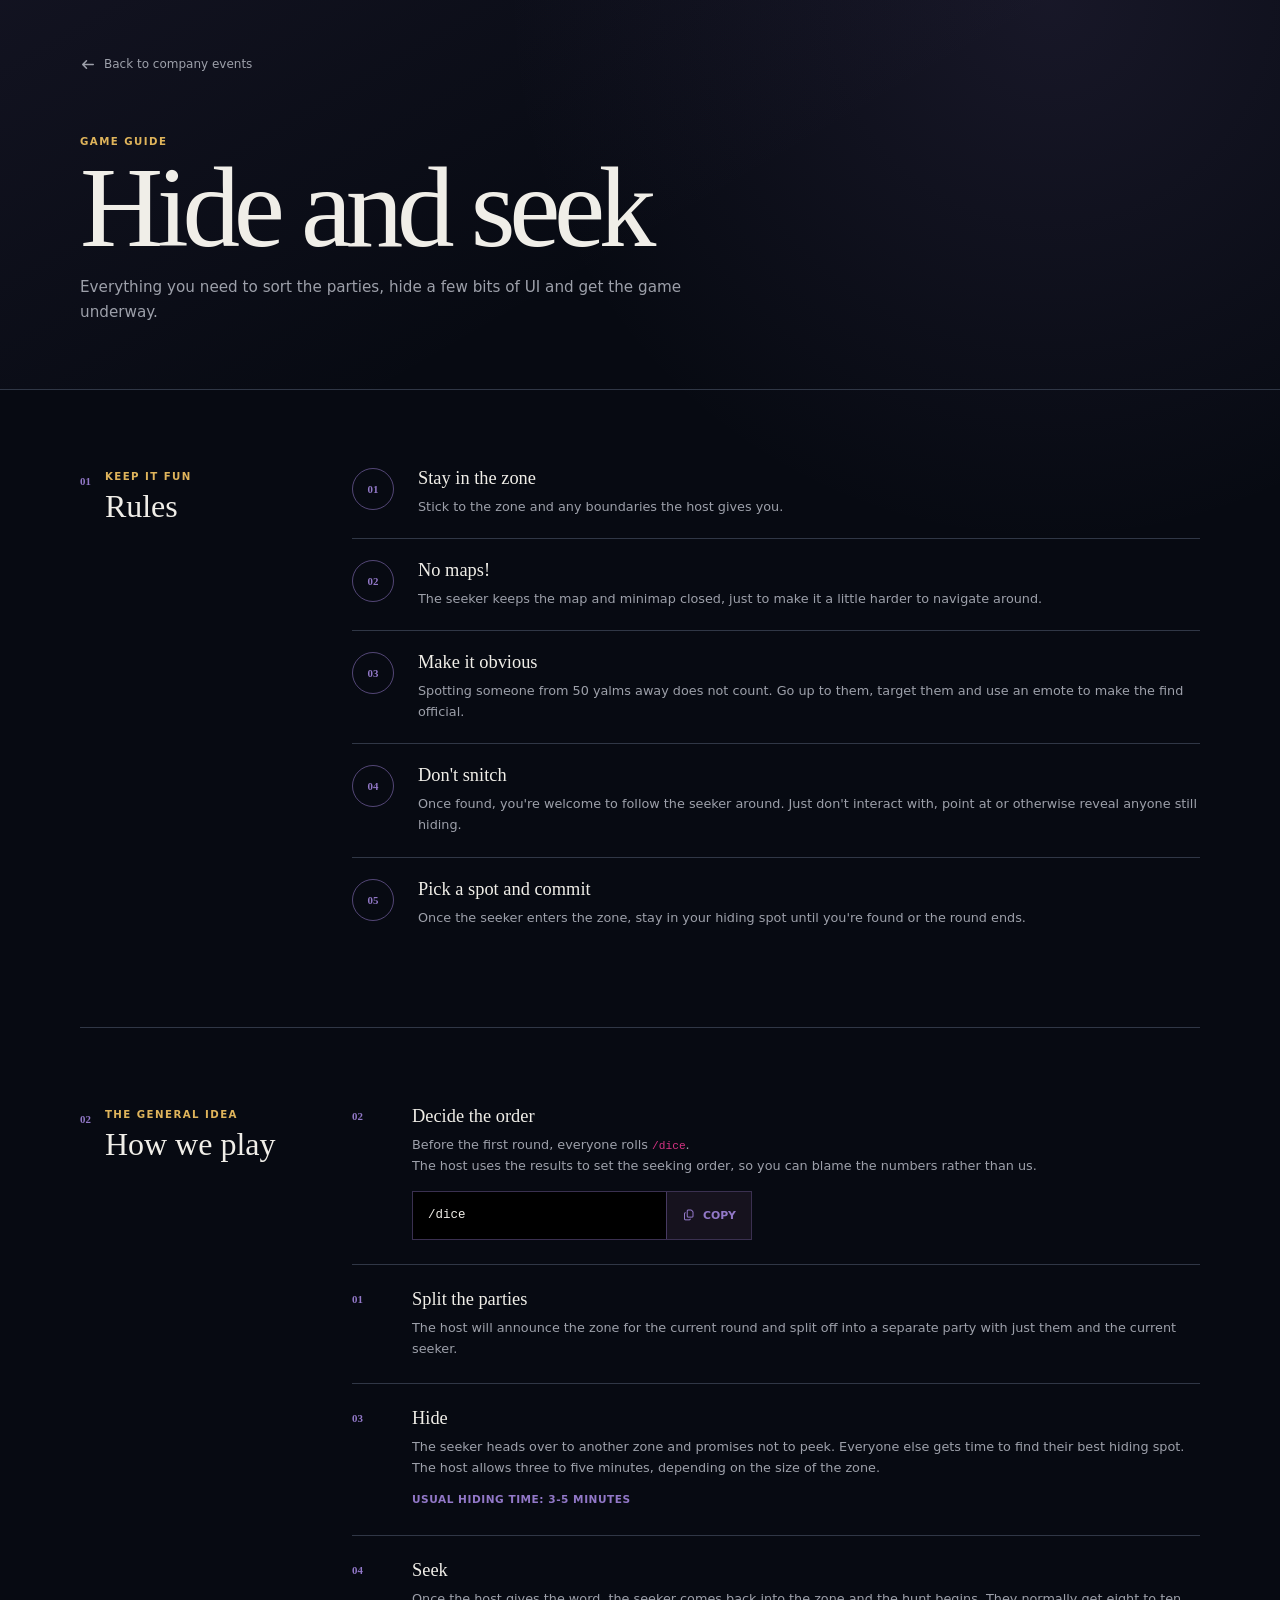
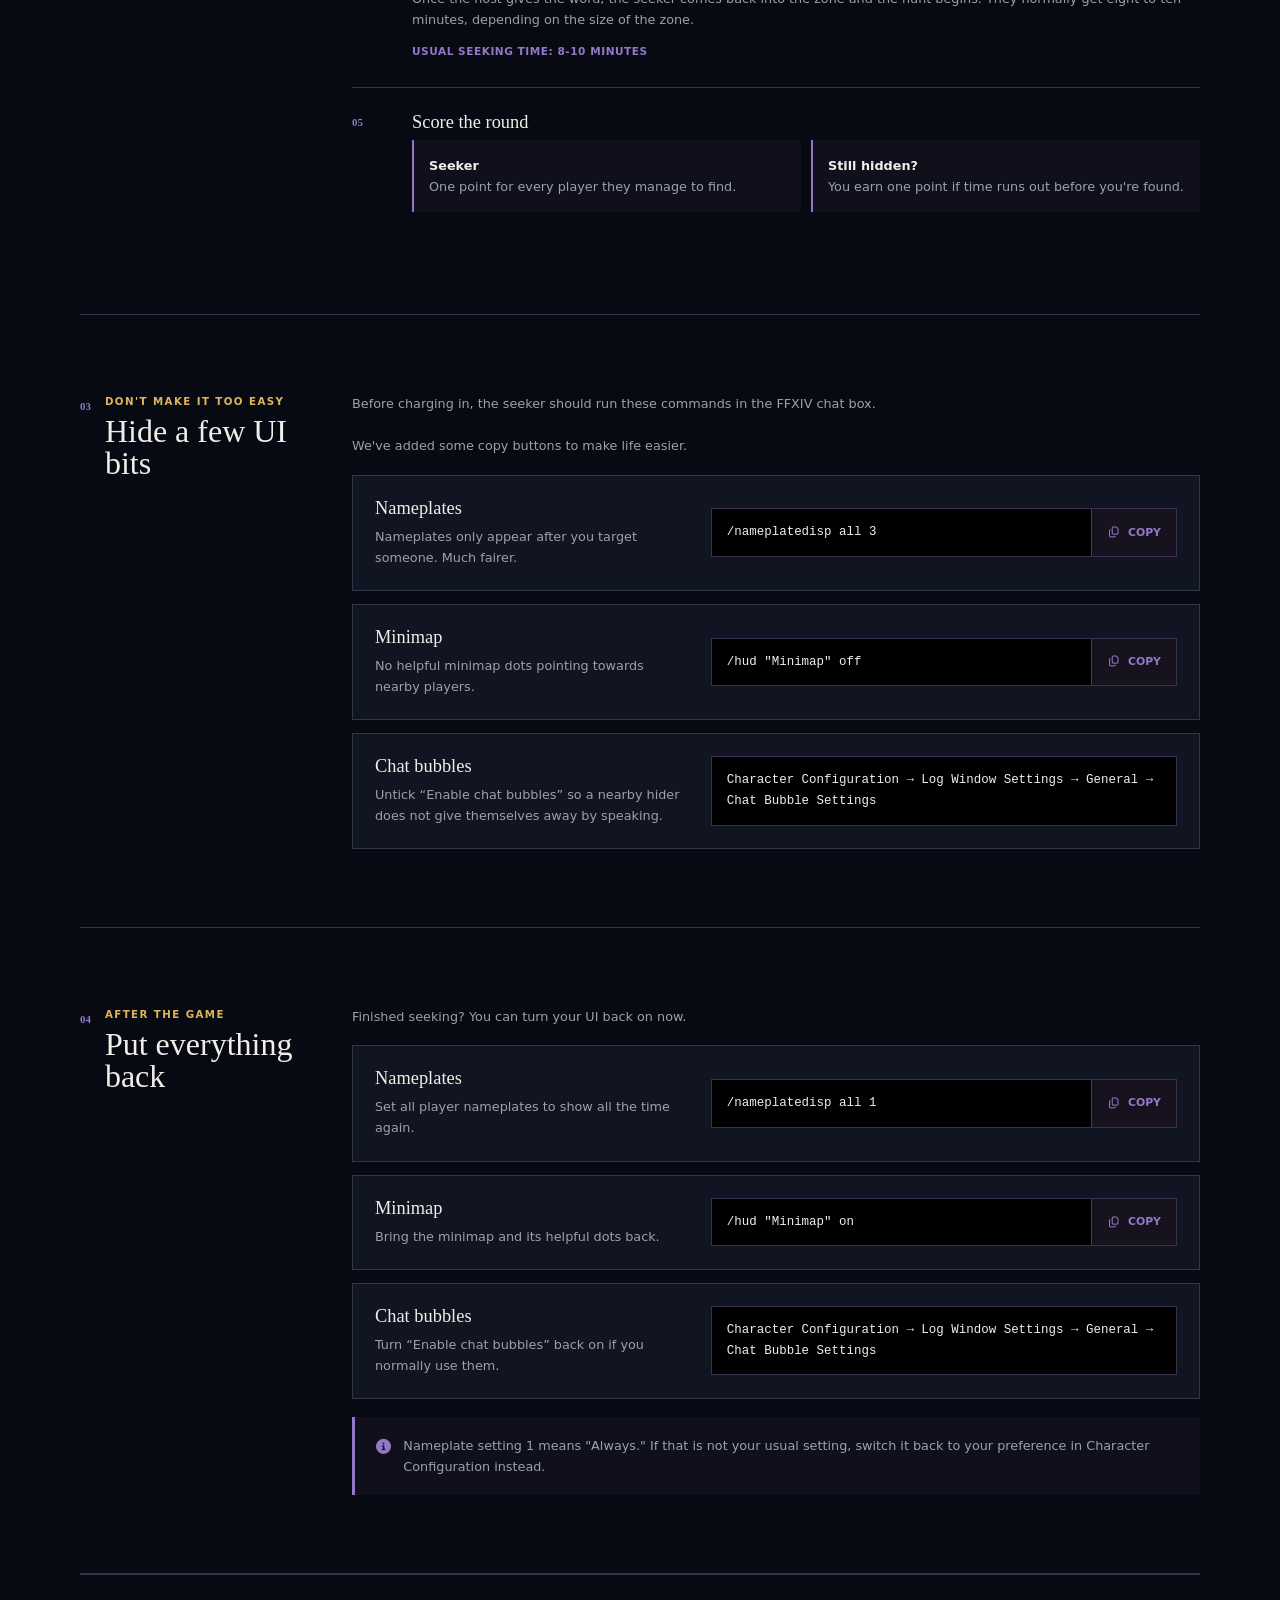
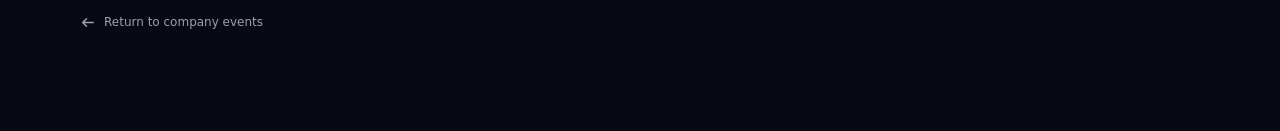
<file: games/hide-and-seek.html>
<!doctype html>
<html lang="en">
  <head>
    <meta charset="UTF-8" />
    <meta name="viewport" content="width=device-width, initial-scale=1.0" />
    <meta name="description" content="Rules and setup commands for D&D Hide and Seek events in Final Fantasy XIV." />
    <title>Hide and Seek Guide | D&amp;D</title>
    <script type="module" crossorigin src="../assets/bootstrap.bundle.min-Bev_N_v2.js"></script>
    <script type="module" crossorigin src="../assets/main-BnZfkydh.js"></script>
    <link rel="stylesheet" crossorigin href="../assets/main-B0H-6pgY.css">
  </head>

  <body class="game-guide-page event-hide-and-seek">
    <main>
      <header class="guide-hero">
        <div class="wrap">
          <a class="guide-back" href="../index.html#events">
            <i class="fa-solid fa-arrow-left" aria-hidden="true"></i>
            Back to company events
          </a>
          <div class="kicker">Game guide</div>
          <h1>Hide and seek</h1>
          <p>Everything you need to sort the parties, hide a few bits of UI and get the game underway.</p>
        </div>
      </header>

      <div class="wrap guide-content">
        <section class="guide-section" aria-labelledby="rules">
          <div class="guide-section-heading">
            <span>01</span>
            <div>
              <div class="kicker">Keep it fun</div>
              <h2 id="rules">Rules</h2>
            </div>
          </div>

          <ol class="rule-list">
            <li>
              <div>
                <h3>Stay in the zone</h3>
                <p>Stick to the zone and any boundaries the host gives you.</p>
              </div>
            </li>
            <li>
              <div>
                <h3>No maps!</h3>
                <p>The seeker keeps the map and minimap closed, just to make it a little harder to navigate around.</p>
              </div>
            </li>
            <li>
              <div>
                <h3>Make it obvious</h3>
                <p>
                  Spotting someone from 50 yalms away does not count. Go up to them, target them and use an emote to
                  make the find official.
                </p>
              </div>
            </li>
            <li>
              <div>
                <h3>Don't snitch</h3>
                <p>
                  Once found, you're welcome to follow the seeker around. Just don't interact with, point at or
                  otherwise reveal anyone still hiding.
                </p>
              </div>
            </li>
            <li>
              <div>
                <h3>Pick a spot and commit</h3>
                <p>Once the seeker enters the zone, stay in your hiding spot until you're found or the round ends.</p>
              </div>
            </li>
          </ol>
        </section>

        <section class="guide-section" aria-labelledby="round-flow">
          <div class="guide-section-heading">
            <span>02</span>
            <div>
              <div class="kicker">The general idea</div>
              <h2 id="round-flow">How we play</h2>
            </div>
          </div>

          <div class="round-flow">
            <article class="flow-step">
              <span>02</span>
              <div>
                <h3>Decide the order</h3>
                <p>
                  Before the first round, everyone rolls <code>/dice</code>.<br />The host uses the results to set the
                  seeking order, so you can blame the numbers rather than us.
                </p>
                <div class="command-row flow-command">
                  <code>/dice</code>
                  <button type="button" data-copy-command="/dice">
                    <i class="fa-regular fa-copy" aria-hidden="true"></i>
                    <span>Copy</span>
                  </button>
                </div>
              </div>
            </article>

            <article class="flow-step">
              <span>01</span>
              <div>
                <h3>Split the parties</h3>
                <p>
                  The host will announce the zone for the current round and split off into a separate party with just
                  them and the current seeker.
                </p>
              </div>
            </article>

            <article class="flow-step">
              <span>03</span>
              <div>
                <h3>Hide</h3>
                <p>
                  The seeker heads over to another zone and promises not to peek. Everyone else gets time to find their
                  best hiding spot. The host allows three to five minutes, depending on the size of the zone.
                </p>
                <strong>Usual hiding time: 3-5 minutes</strong>
              </div>
            </article>

            <article class="flow-step">
              <span>04</span>
              <div>
                <h3>Seek</h3>
                <p>
                  Once the host gives the word, the seeker comes back into the zone and the hunt begins. They normally
                  get eight to ten minutes, depending on the size of the zone.
                </p>
                <strong>Usual seeking time: 8-10 minutes</strong>
              </div>
            </article>

            <article class="flow-step">
              <span>05</span>
              <div>
                <h3>Score the round</h3>
                <div class="score-grid">
                  <p><b>Seeker</b><br />One point for every player they manage to find.</p>
                  <p><b>Still hidden?</b><br />You earn one point if time runs out before you're found.</p>
                </div>
              </div>
            </article>
          </div>
        </section>

        <section class="guide-section" aria-labelledby="seeker-settings">
          <div class="guide-section-heading">
            <span>03</span>
            <div>
              <div class="kicker">Don't make it too easy</div>
              <h2 id="seeker-settings">Hide a few UI bits</h2>
            </div>
          </div>

          <div class="guide-body">
            <p class="guide-intro">
              Before charging in, the seeker should run these commands in the FFXIV chat box.<br /><br />We've added
              some copy buttons to make life easier.
            </p>

            <div class="command-list">
              <article class="command-card">
                <div class="command-copy">
                  <h3>Nameplates</h3>
                  <p>Nameplates only appear after you target someone. Much fairer.</p>
                </div>
                <div class="command-row">
                  <code>/nameplatedisp all 3</code>
                  <button type="button" data-copy-command="/nameplatedisp all 3">
                    <i class="fa-regular fa-copy" aria-hidden="true"></i>
                    <span>Copy</span>
                  </button>
                </div>
              </article>

              <article class="command-card">
                <div class="command-copy">
                  <h3>Minimap</h3>
                  <p>No helpful minimap dots pointing towards nearby players.</p>
                </div>
                <div class="command-row">
                  <code>/hud "Minimap" off</code>
                  <button type="button" data-copy-command='/hud "Minimap" off'>
                    <i class="fa-regular fa-copy" aria-hidden="true"></i>
                    <span>Copy</span>
                  </button>
                </div>
              </article>

              <article class="command-card">
                <div class="command-copy">
                  <h3>Chat bubbles</h3>
                  <p>Untick “Enable chat bubbles” so a nearby hider does not give themselves away by speaking.</p>
                </div>
                <div class="command-row settings-path">
                  <code>Character Configuration → Log Window Settings → General → Chat Bubble Settings</code>
                </div>
              </article>
            </div>
          </div>
        </section>

        <section class="guide-section" aria-labelledby="restore-settings">
          <div class="guide-section-heading">
            <span>04</span>
            <div>
              <div class="kicker">After the game</div>
              <h2 id="restore-settings">Put everything back</h2>
            </div>
          </div>

          <div class="guide-body">
            <p class="guide-intro">Finished seeking? You can turn your UI back on now.</p>

            <div class="command-list">
              <article class="command-card">
                <div class="command-copy">
                  <h3>Nameplates</h3>
                  <p>Set all player nameplates to show all the time again.</p>
                </div>
                <div class="command-row">
                  <code>/nameplatedisp all 1</code>
                  <button type="button" data-copy-command="/nameplatedisp all 1">
                    <i class="fa-regular fa-copy" aria-hidden="true"></i>
                    <span>Copy</span>
                  </button>
                </div>
              </article>

              <article class="command-card">
                <div class="command-copy">
                  <h3>Minimap</h3>
                  <p>Bring the minimap and its helpful dots back.</p>
                </div>
                <div class="command-row">
                  <code>/hud "Minimap" on</code>
                  <button type="button" data-copy-command='/hud "Minimap" on'>
                    <i class="fa-regular fa-copy" aria-hidden="true"></i>
                    <span>Copy</span>
                  </button>
                </div>
              </article>

              <article class="command-card">
                <div class="command-copy">
                  <h3>Chat bubbles</h3>
                  <p>Turn “Enable chat bubbles” back on if you normally use them.</p>
                </div>
                <div class="command-row settings-path">
                  <code>Character Configuration → Log Window Settings → General → Chat Bubble Settings</code>
                </div>
              </article>
            </div>

            <aside class="guide-note">
              <i class="fa-solid fa-circle-info" aria-hidden="true"></i>
              <p>
                Nameplate setting 1 means "Always." If that is not your usual setting, switch it back to your preference
                in Character Configuration instead.
              </p>
            </aside>
          </div>
        </section>

        <footer class="guide-footer">
          <a href="../index.html#events">
            <i class="fa-solid fa-arrow-left" aria-hidden="true"></i>
            Return to company events
          </a>
        </footer>
      </div>
    </main>
  </body>
</html>
</file>
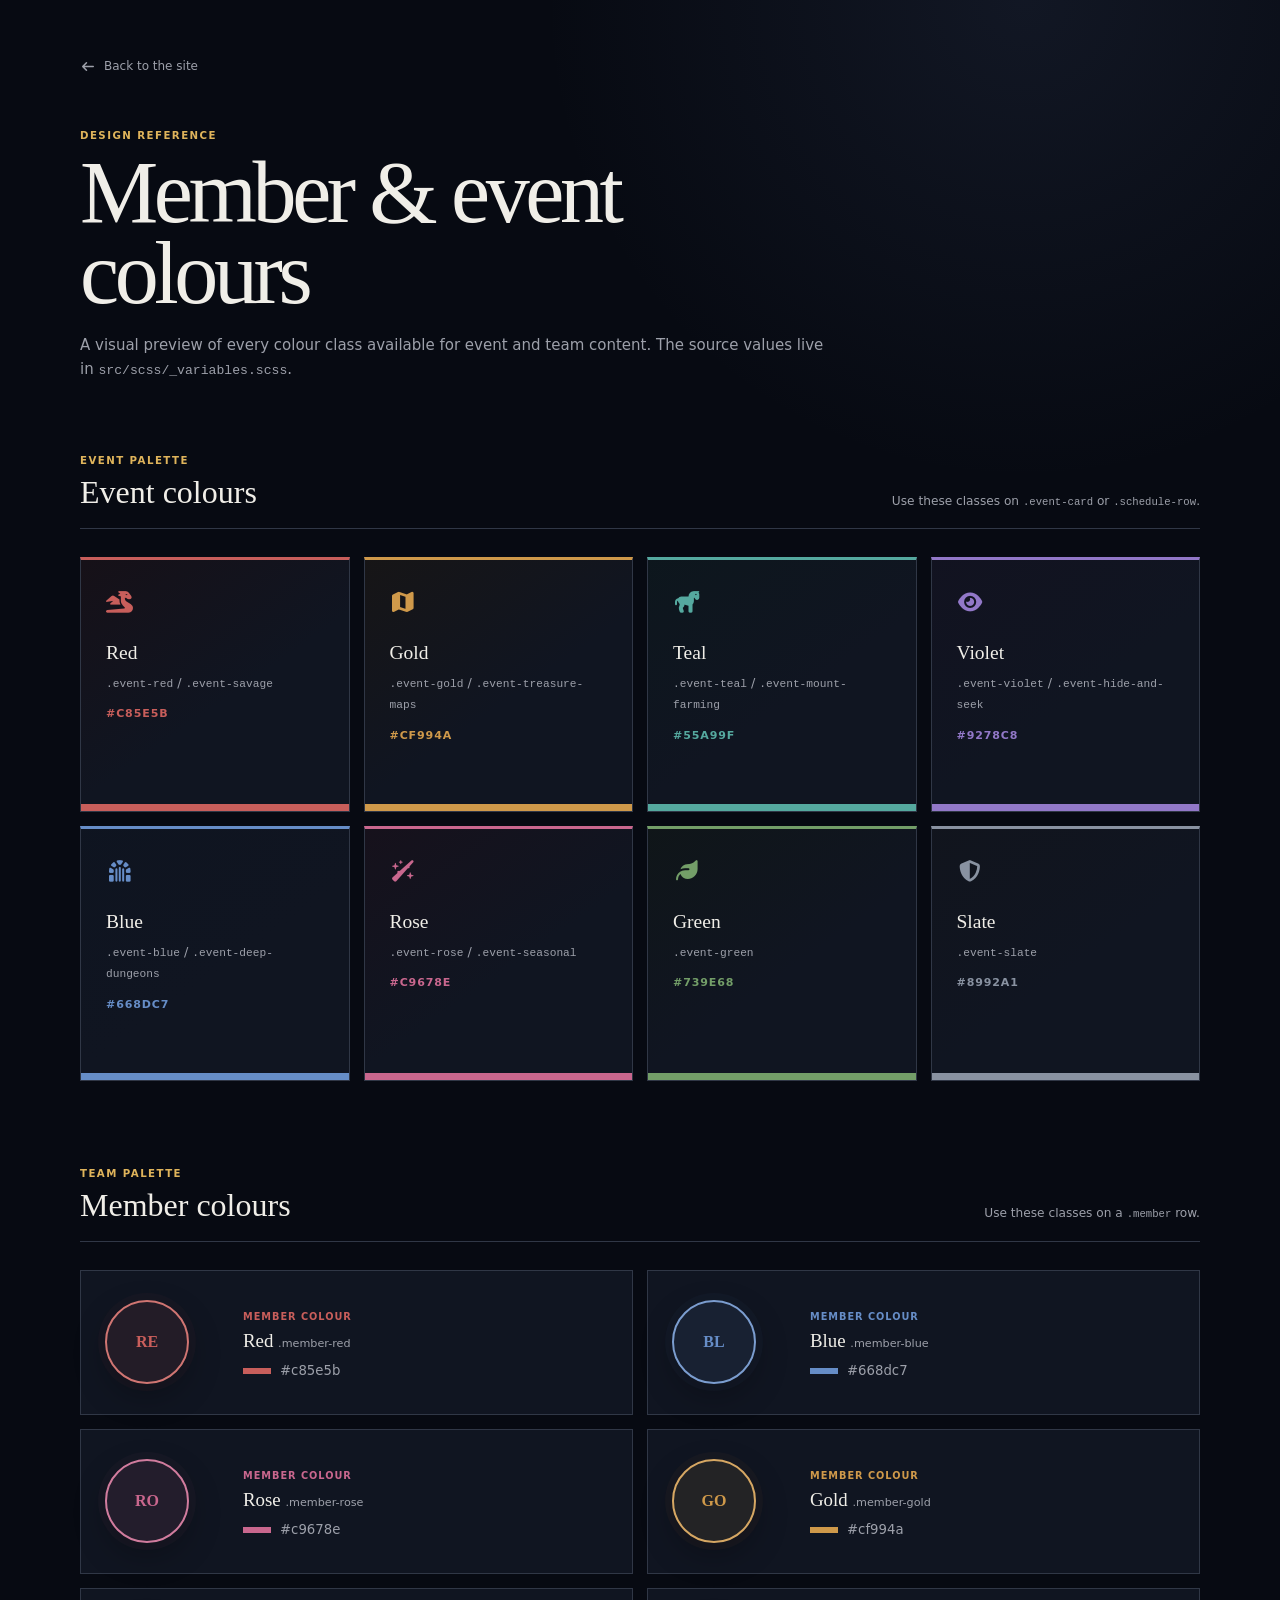
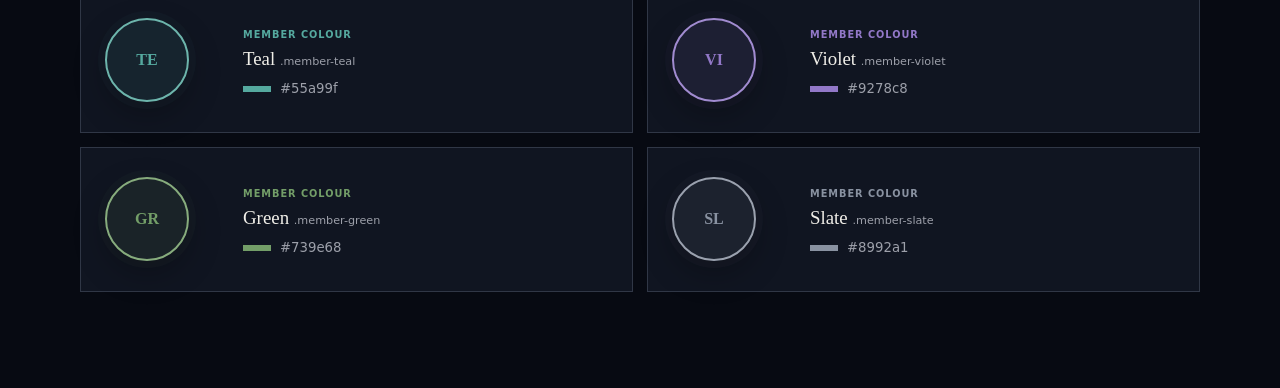
<file: staging/colours.html>
<!doctype html>
<html lang="en">
  <head>
    <meta charset="UTF-8">
    <meta name="viewport" content="width=device-width, initial-scale=1.0">
    <meta name="description" content="Visual reference for the D&D Free Company event and member colour classes.">
    <title>Colour Reference | D&amp;D Free Company</title>
    <script type="module" crossorigin src="../assets/bootstrap.bundle.min-Bev_N_v2.js"></script>
    <script type="module" crossorigin src="../assets/main-BnZfkydh.js"></script>
    <link rel="stylesheet" crossorigin href="../assets/main-B0H-6pgY.css">
  </head>
  <body class="colour-reference-page">
    <main class="reference-main">
      <div class="wrap">
        <header class="reference-header">
          <a class="reference-back" href="./index.html">
            <i class="fa-solid fa-arrow-left" aria-hidden="true"></i>
            Back to the site
          </a>
          <div class="kicker">Design reference</div>
          <h1>Member &amp; event colours</h1>
          <p>
            A visual preview of every colour class available for event and team
            content. The source values live in
            <code>src/scss/_variables.scss</code>.
          </p>
        </header>

        <section class="reference-section" aria-labelledby="event-colours">
          <div class="reference-section-heading">
            <div>
              <div class="kicker">Event palette</div>
              <h2 id="event-colours">Event colours</h2>
            </div>
            <p>Use these classes on <code>.event-card</code> or <code>.schedule-row</code>.</p>
          </div>

          <div class="reference-event-grid">
            <article class="event-card event-savage event-red">
              <div class="reference-swatch" aria-hidden="true"></div>
              <div class="event-card-icon"><i class="fa-solid fa-dragon"></i></div>
              <h3>Red</h3>
              <p><code>.event-red</code> / <code>.event-savage</code></p>
              <strong>#c85e5b</strong>
            </article>

            <article class="event-card event-treasure-maps event-gold">
              <div class="reference-swatch" aria-hidden="true"></div>
              <div class="event-card-icon"><i class="fa-solid fa-map"></i></div>
              <h3>Gold</h3>
              <p><code>.event-gold</code> / <code>.event-treasure-maps</code></p>
              <strong>#cf994a</strong>
            </article>

            <article class="event-card event-mount-farming event-teal">
              <div class="reference-swatch" aria-hidden="true"></div>
              <div class="event-card-icon"><i class="fa-solid fa-horse"></i></div>
              <h3>Teal</h3>
              <p><code>.event-teal</code> / <code>.event-mount-farming</code></p>
              <strong>#55a99f</strong>
            </article>

            <article class="event-card event-hide-and-seek event-violet">
              <div class="reference-swatch" aria-hidden="true"></div>
              <div class="event-card-icon"><i class="fa-solid fa-eye"></i></div>
              <h3>Violet</h3>
              <p><code>.event-violet</code> / <code>.event-hide-and-seek</code></p>
              <strong>#9278c8</strong>
            </article>

            <article class="event-card event-deep-dungeons event-blue">
              <div class="reference-swatch" aria-hidden="true"></div>
              <div class="event-card-icon"><i class="fa-solid fa-dungeon"></i></div>
              <h3>Blue</h3>
              <p><code>.event-blue</code> / <code>.event-deep-dungeons</code></p>
              <strong>#668dc7</strong>
            </article>

            <article class="event-card event-seasonal event-rose">
              <div class="reference-swatch" aria-hidden="true"></div>
              <div class="event-card-icon"><i class="fa-solid fa-wand-sparkles"></i></div>
              <h3>Rose</h3>
              <p><code>.event-rose</code> / <code>.event-seasonal</code></p>
              <strong>#c9678e</strong>
            </article>

            <article class="event-card event-green">
              <div class="reference-swatch" aria-hidden="true"></div>
              <div class="event-card-icon"><i class="fa-solid fa-leaf"></i></div>
              <h3>Green</h3>
              <p><code>.event-green</code></p>
              <strong>#739e68</strong>
            </article>

            <article class="event-card event-slate">
              <div class="reference-swatch" aria-hidden="true"></div>
              <div class="event-card-icon"><i class="fa-solid fa-shield-halved"></i></div>
              <h3>Slate</h3>
              <p><code>.event-slate</code></p>
              <strong>#8992a1</strong>
            </article>
          </div>
        </section>

        <section class="reference-section" aria-labelledby="member-colours">
          <div class="reference-section-heading">
            <div>
              <div class="kicker">Team palette</div>
              <h2 id="member-colours">Member colours</h2>
            </div>
            <p>Use these classes on a <code>.member</code> row.</p>
          </div>

          <div class="reference-members roster">
            <article class="member member-red">
              <div class="portrait">RE</div>
              <div class="member-copy">
                <small>Member colour</small>
                <h3>Red <code>.member-red</code></h3>
                <p><span class="reference-swatch" aria-hidden="true"></span>#c85e5b</p>
              </div>
            </article>

            <article class="member member-blue">
              <div class="portrait">BL</div>
              <div class="member-copy">
                <small>Member colour</small>
                <h3>Blue <code>.member-blue</code></h3>
                <p><span class="reference-swatch" aria-hidden="true"></span>#668dc7</p>
              </div>
            </article>

            <article class="member member-rose">
              <div class="portrait">RO</div>
              <div class="member-copy">
                <small>Member colour</small>
                <h3>Rose <code>.member-rose</code></h3>
                <p><span class="reference-swatch" aria-hidden="true"></span>#c9678e</p>
              </div>
            </article>

            <article class="member member-gold">
              <div class="portrait">GO</div>
              <div class="member-copy">
                <small>Member colour</small>
                <h3>Gold <code>.member-gold</code></h3>
                <p><span class="reference-swatch" aria-hidden="true"></span>#cf994a</p>
              </div>
            </article>

            <article class="member member-teal">
              <div class="portrait">TE</div>
              <div class="member-copy">
                <small>Member colour</small>
                <h3>Teal <code>.member-teal</code></h3>
                <p><span class="reference-swatch" aria-hidden="true"></span>#55a99f</p>
              </div>
            </article>

            <article class="member member-violet">
              <div class="portrait">VI</div>
              <div class="member-copy">
                <small>Member colour</small>
                <h3>Violet <code>.member-violet</code></h3>
                <p><span class="reference-swatch" aria-hidden="true"></span>#9278c8</p>
              </div>
            </article>

            <article class="member member-green">
              <div class="portrait">GR</div>
              <div class="member-copy">
                <small>Member colour</small>
                <h3>Green <code>.member-green</code></h3>
                <p><span class="reference-swatch" aria-hidden="true"></span>#739e68</p>
              </div>
            </article>

            <article class="member member-slate">
              <div class="portrait">SL</div>
              <div class="member-copy">
                <small>Member colour</small>
                <h3>Slate <code>.member-slate</code></h3>
                <p><span class="reference-swatch" aria-hidden="true"></span>#8992a1</p>
              </div>
            </article>
          </div>
        </section>
      </div>
    </main>
  </body>
</html>
</file>
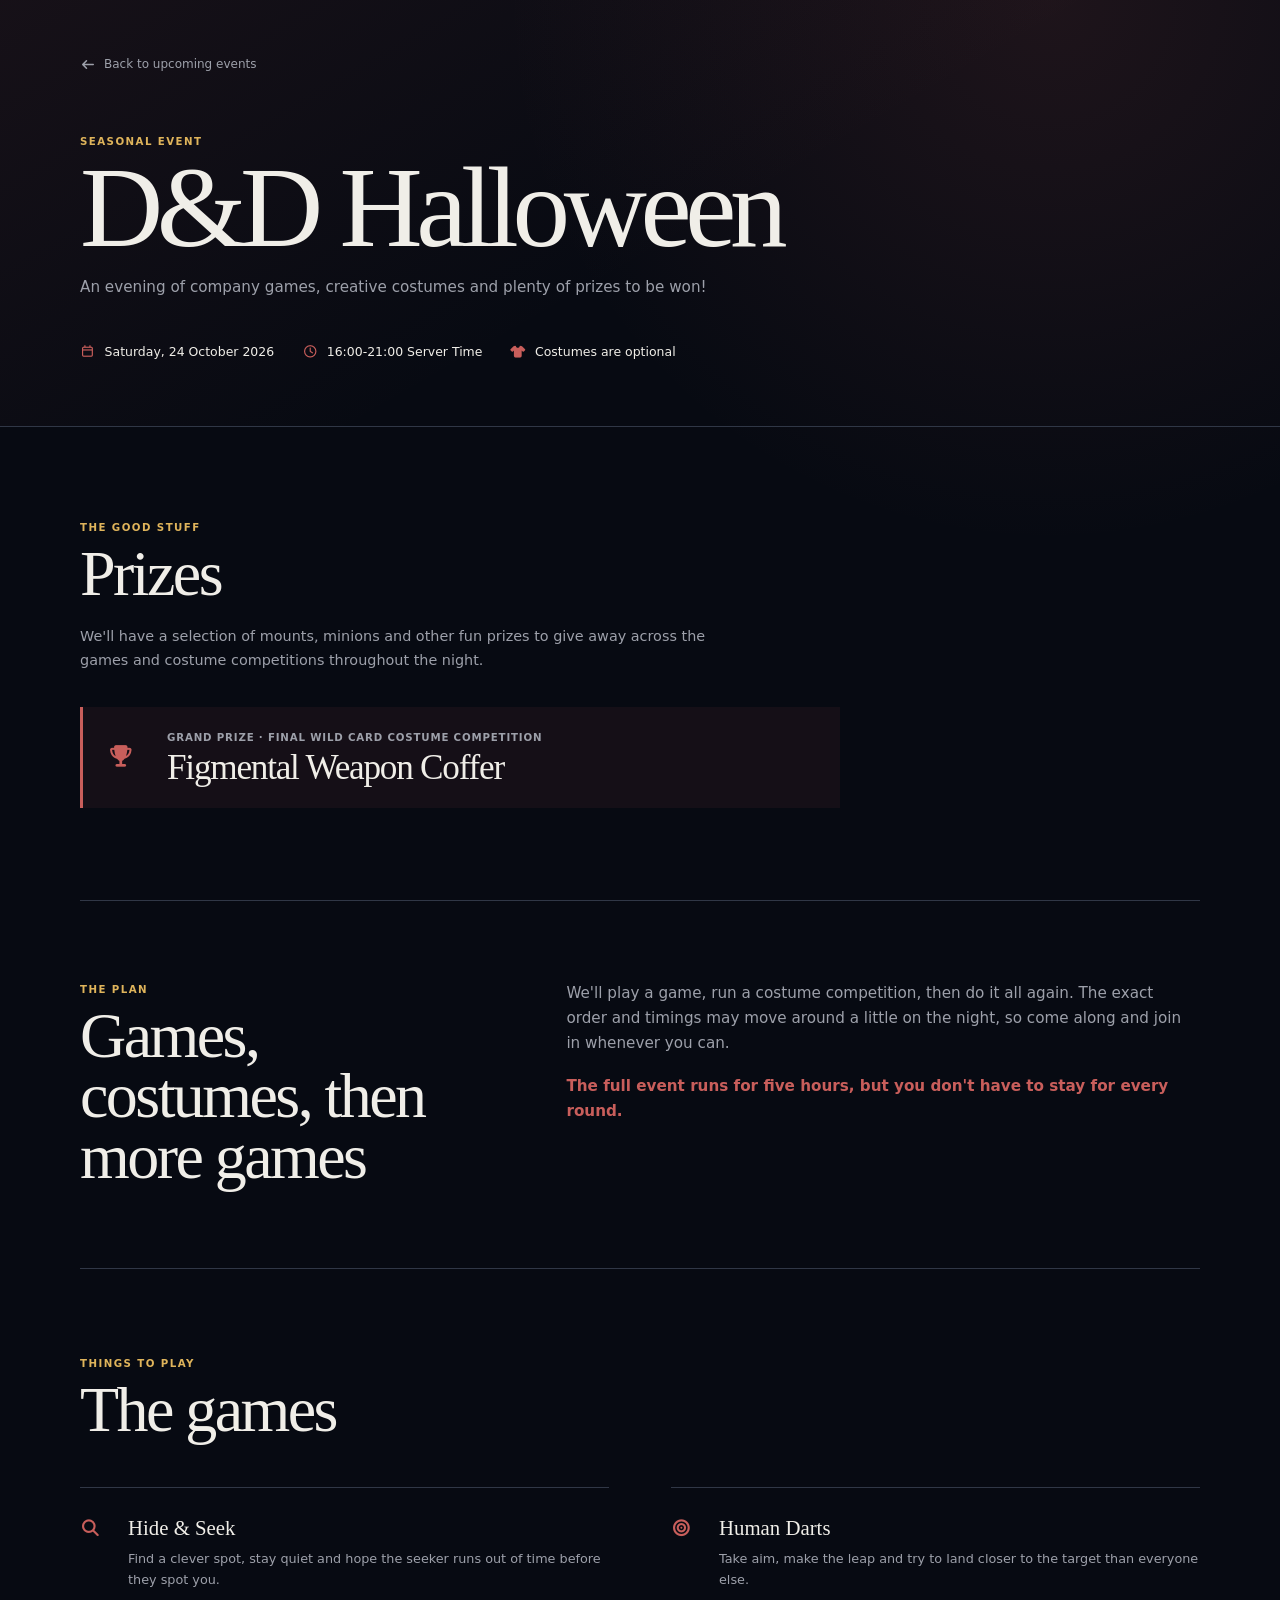
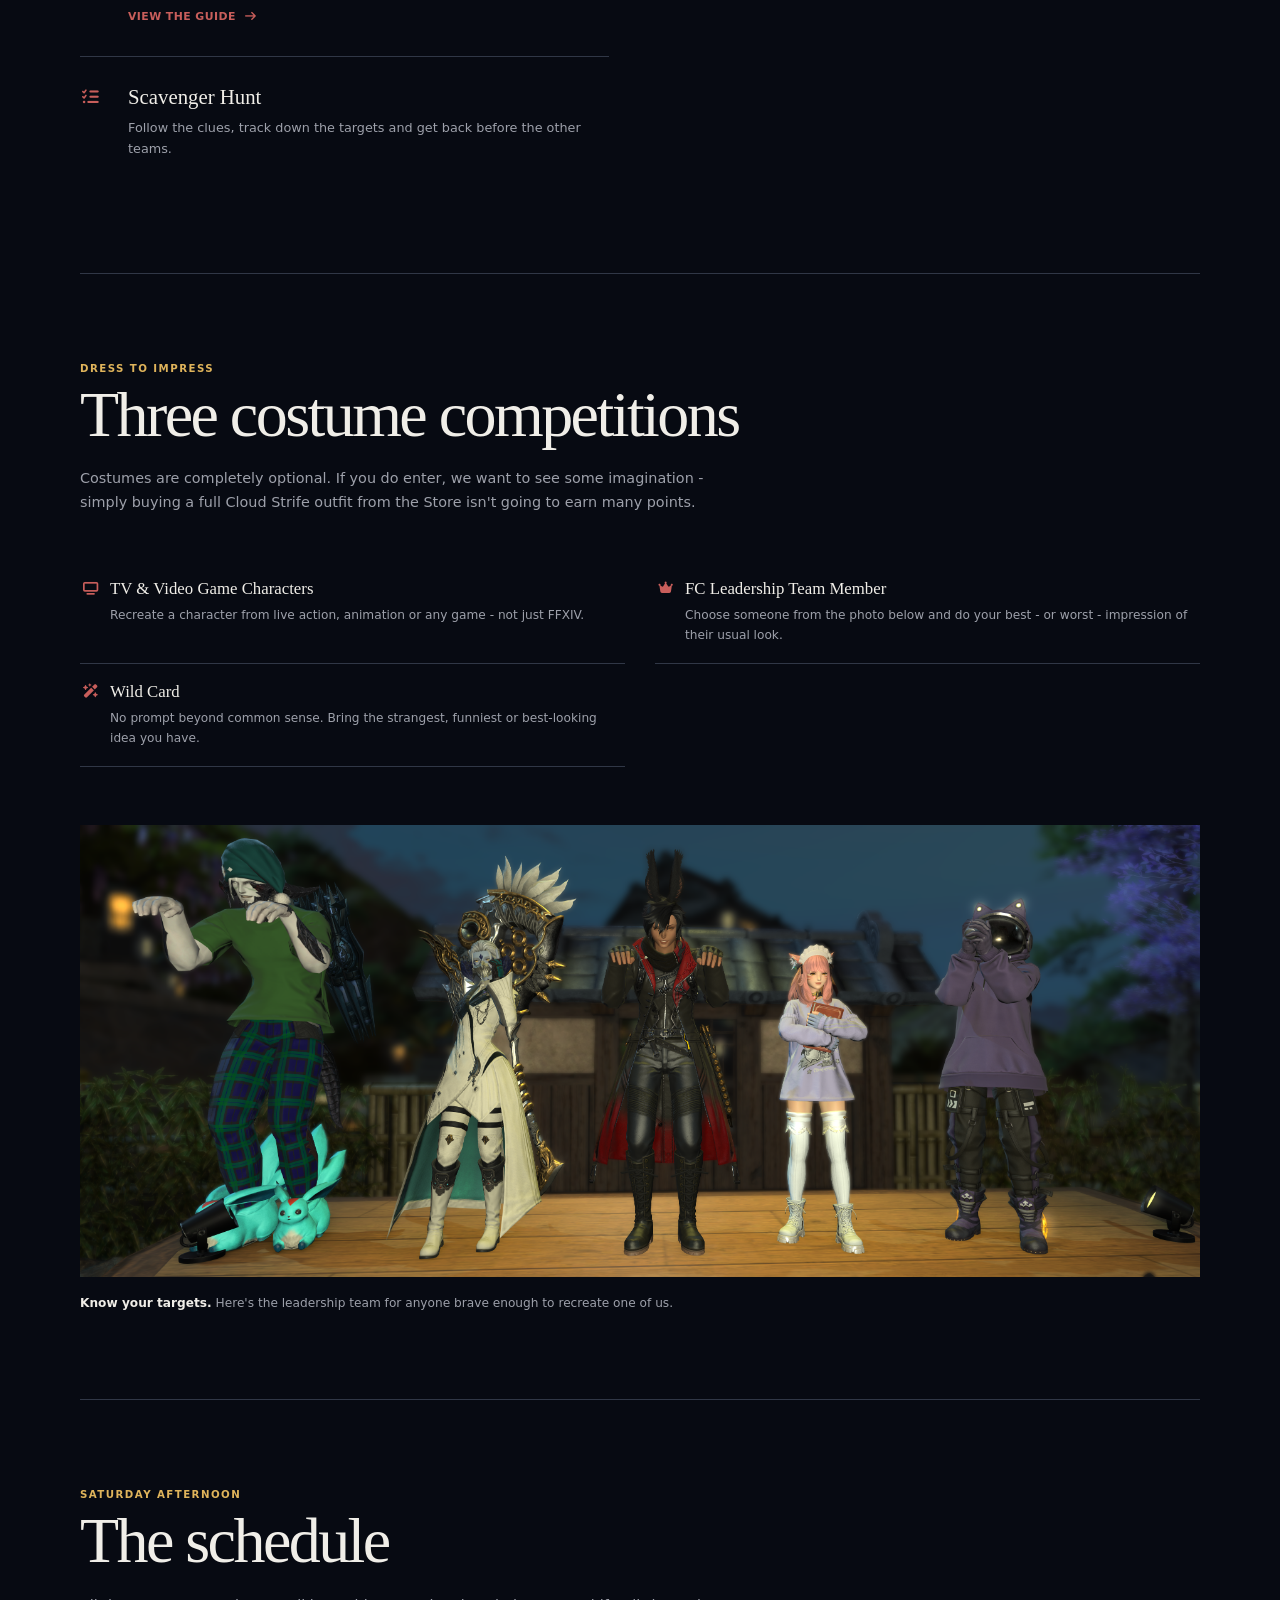
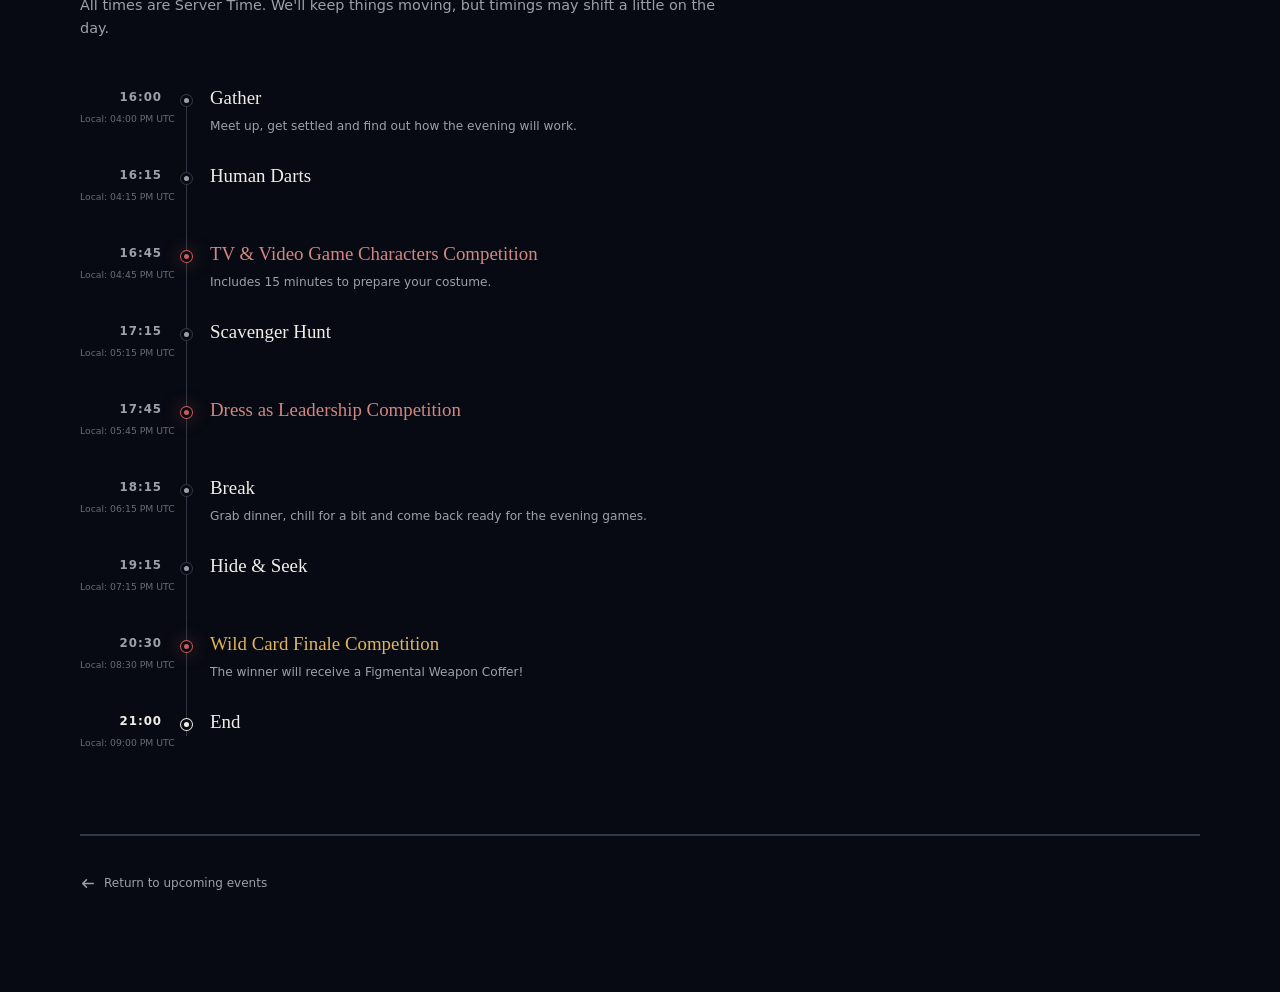
<file: staging/events/halloween.html>
<!doctype html>
<html lang="en">
  <head>
    <meta charset="UTF-8" />
    <meta name="viewport" content="width=device-width, initial-scale=1.0" />
    <meta
      name="description"
      content="Games, costume competitions, prizes and timings for the D&D Free Company Halloween event."
    />
    <title>Halloween Event | D&amp;D</title>
    <script type="module" crossorigin src="../../assets/bootstrap.bundle.min-Bev_N_v2.js"></script>
    <script type="module" crossorigin src="../../assets/main-BnZfkydh.js"></script>
    <link rel="stylesheet" crossorigin href="../../assets/main-B0H-6pgY.css">
  </head>

  <body class="game-guide-page halloween-event-page event-red event-seasonal">
    <main>
      <header class="guide-hero halloween-hero">
        <div class="wrap">
          <a class="guide-back" href="../index.html#upcoming">
            <i class="fa-solid fa-arrow-left" aria-hidden="true"></i>
            Back to upcoming events
          </a>
          <div class="kicker">Seasonal event</div>
          <h1>D&amp;D Halloween</h1>
          <p>An evening of company games, creative costumes and plenty of prizes to be won!</p>

          <div class="halloween-meta">
            <span><i class="fa-regular fa-calendar" aria-hidden="true"></i>Saturday, 24 October 2026</span>
            <span><i class="fa-regular fa-clock" aria-hidden="true"></i>16:00-21:00 Server Time</span>
            <span><i class="fa-solid fa-shirt" aria-hidden="true"></i>Costumes are optional</span>
          </div>
        </div>
      </header>

      <div class="wrap halloween-content">
        <section class="halloween-prizes" aria-labelledby="halloween-prizes">
          <div class="prize-heading">
            <div class="kicker">The good stuff</div>
            <h2 id="halloween-prizes">Prizes</h2>
            <p>
              We'll have a selection of mounts, minions and other fun prizes to give away across the games and costume
              competitions throughout the night.
            </p>
          </div>

          <div class="grand-prize">
            <i class="fa-solid fa-trophy" aria-hidden="true"></i>
            <div>
              <small>Grand prize · Final Wild Card costume competition</small>
              <h3>Figmental Weapon Coffer</h3>
            </div>
          </div>
        </section>

        <section class="halloween-opening" aria-labelledby="evening-format">
          <div>
            <div class="kicker">The plan</div>
            <h2 id="evening-format">Games, costumes, then more games</h2>
          </div>
          <div>
            <p>
              We'll play a game, run a costume competition, then do it all again. The exact order and timings may move
              around a little on the night, so come along and join in whenever you can.
            </p>
            <p>The full event runs for five hours, but you don't have to stay for every round.</p>
          </div>
        </section>

        <section class="halloween-section" aria-labelledby="halloween-games">
          <div class="halloween-section-heading">
            <div class="kicker">Things to play</div>
            <h2 id="halloween-games">The games</h2>
          </div>

          <div class="halloween-game-list">
            <article>
              <i class="fa-solid fa-magnifying-glass" aria-hidden="true"></i>
              <div>
                <h3>Hide &amp; Seek</h3>
                <p>Find a clever spot, stay quiet and hope the seeker runs out of time before they spot you.</p>
                <a class="event-guide-link" href="../games/hide-and-seek.html">
                  View the guide <i class="fa-solid fa-arrow-right" aria-hidden="true"></i>
                </a>
              </div>
            </article>

            <article>
              <i class="fa-solid fa-bullseye" aria-hidden="true"></i>
              <div>
                <h3>Human Darts</h3>
                <p>Take aim, make the leap and try to land closer to the target than everyone else.</p>
              </div>
            </article>

            <article>
              <i class="fa-solid fa-list-check" aria-hidden="true"></i>
              <div>
                <h3>Scavenger Hunt</h3>
                <p>Follow the clues, track down the targets and get back before the other teams.</p>
              </div>
            </article>
          </div>
        </section>

        <section class="halloween-section costumes" aria-labelledby="costume-competitions">
          <div class="halloween-section-heading">
            <div class="kicker">Dress to impress</div>
            <h2 id="costume-competitions">Three costume competitions</h2>
            <p>
              Costumes are completely optional. If you do enter, we want to see some imagination - simply buying a full
              Cloud Strife outfit from the Store isn't going to earn many points.
            </p>
          </div>

          <ul class="costume-list">
            <li>
              <i class="fa-solid fa-tv" aria-hidden="true"></i>
              <div>
                <h3>TV &amp; Video Game Characters</h3>
                <p>Recreate a character from live action, animation or any game - not just FFXIV.</p>
              </div>
            </li>
            <li>
              <i class="fa-solid fa-crown" aria-hidden="true"></i>
              <div>
                <h3>FC Leadership Team Member</h3>
                <p>Choose someone from the photo below and do your best - or worst - impression of their usual look.</p>
              </div>
            </li>
            <li>
              <i class="fa-solid fa-wand-magic-sparkles" aria-hidden="true"></i>
              <div>
                <h3>Wild Card</h3>
                <p>No prompt beyond common sense. Bring the strangest, funniest or best-looking idea you have.</p>
              </div>
            </li>
          </ul>

          <figure class="leadership-photo">
            <img
              src="../../assets/group-B5yz6ll8.png"
              alt="Five members of the D&amp;D Free Company leadership team standing together"
            />
            <figcaption>
              <strong>Know your targets.</strong> Here's the leadership team for anyone brave enough to recreate one of
              us.
            </figcaption>
          </figure>
        </section>

        <section class="halloween-section halloween-schedule" aria-labelledby="halloween-schedule">
          <div class="halloween-section-heading">
            <div class="kicker">Saturday afternoon</div>
            <h2 id="halloween-schedule">The schedule</h2>
            <p>All times are Server Time. We'll keep things moving, but timings may shift a little on the day.</p>
          </div>

          <ol class="schedule-list">
            <li>
              <time class="schedule-time" datetime="2026-10-24T16:00:00Z">
                <span>16:00</span>
                <small class="schedule-local-time">Calculating local time...</small>
              </time>
              <div>
                <h3>Gather</h3>
                <p>Meet up, get settled and find out how the evening will work.</p>
              </div>
            </li>
            <li>
              <time class="schedule-time" datetime="2026-10-24T16:15:00Z">
                <span>16:15</span>
                <small class="schedule-local-time">Calculating local time...</small>
              </time>
              <div>
                <h3>Human Darts</h3>
              </div>
            </li>
            <li class="competition">
              <time class="schedule-time" datetime="2026-10-24T16:45:00Z">
                <span>16:45</span>
                <small class="schedule-local-time">Calculating local time...</small>
              </time>
              <div>
                <h3>TV &amp; Video Game Characters Competition</h3>
                <p>Includes 15 minutes to prepare your costume.</p>
              </div>
            </li>
            <li>
              <time class="schedule-time" datetime="2026-10-24T17:15:00Z">
                <span>17:15</span>
                <small class="schedule-local-time">Calculating local time...</small>
              </time>
              <div>
                <h3>Scavenger Hunt</h3>
              </div>
            </li>
            <li class="competition">
              <time class="schedule-time" datetime="2026-10-24T17:45:00Z">
                <span>17:45</span>
                <small class="schedule-local-time">Calculating local time...</small>
              </time>
              <div>
                <h3>Dress as Leadership Competition</h3>
              </div>
            </li>
            <li>
              <time class="schedule-time" datetime="2026-10-24T18:15:00Z">
                <span>18:15</span>
                <small class="schedule-local-time">Calculating local time...</small>
              </time>
              <div>
                <h3>Break</h3>
                <p>Grab dinner, chill for a bit and come back ready for the evening games.</p>
              </div>
            </li>
            <li>
              <time class="schedule-time" datetime="2026-10-24T19:15:00Z">
                <span>19:15</span>
                <small class="schedule-local-time">Calculating local time...</small>
              </time>
              <div>
                <h3>Hide &amp; Seek</h3>
              </div>
            </li>
            <li class="competition final">
              <time class="schedule-time" datetime="2026-10-24T20:30:00Z">
                <span>20:30</span>
                <small class="schedule-local-time">Calculating local time...</small>
              </time>
              <div>
                <h3>Wild Card Finale Competition</h3>
                <p>The winner will receive a Figmental Weapon Coffer!</p>
              </div>
            </li>
            <li class="finish">
              <time class="schedule-time" datetime="2026-10-24T21:00:00Z">
                <span>21:00</span>
                <small class="schedule-local-time">Calculating local time...</small>
              </time>
              <div>
                <h3>End</h3>
              </div>
            </li>
          </ol>
        </section>

        <footer class="guide-footer">
          <a href="../index.html#upcoming">
            <i class="fa-solid fa-arrow-left" aria-hidden="true"></i>
            Return to upcoming events
          </a>
        </footer>
      </div>
    </main>
  </body>
</html>
</file>
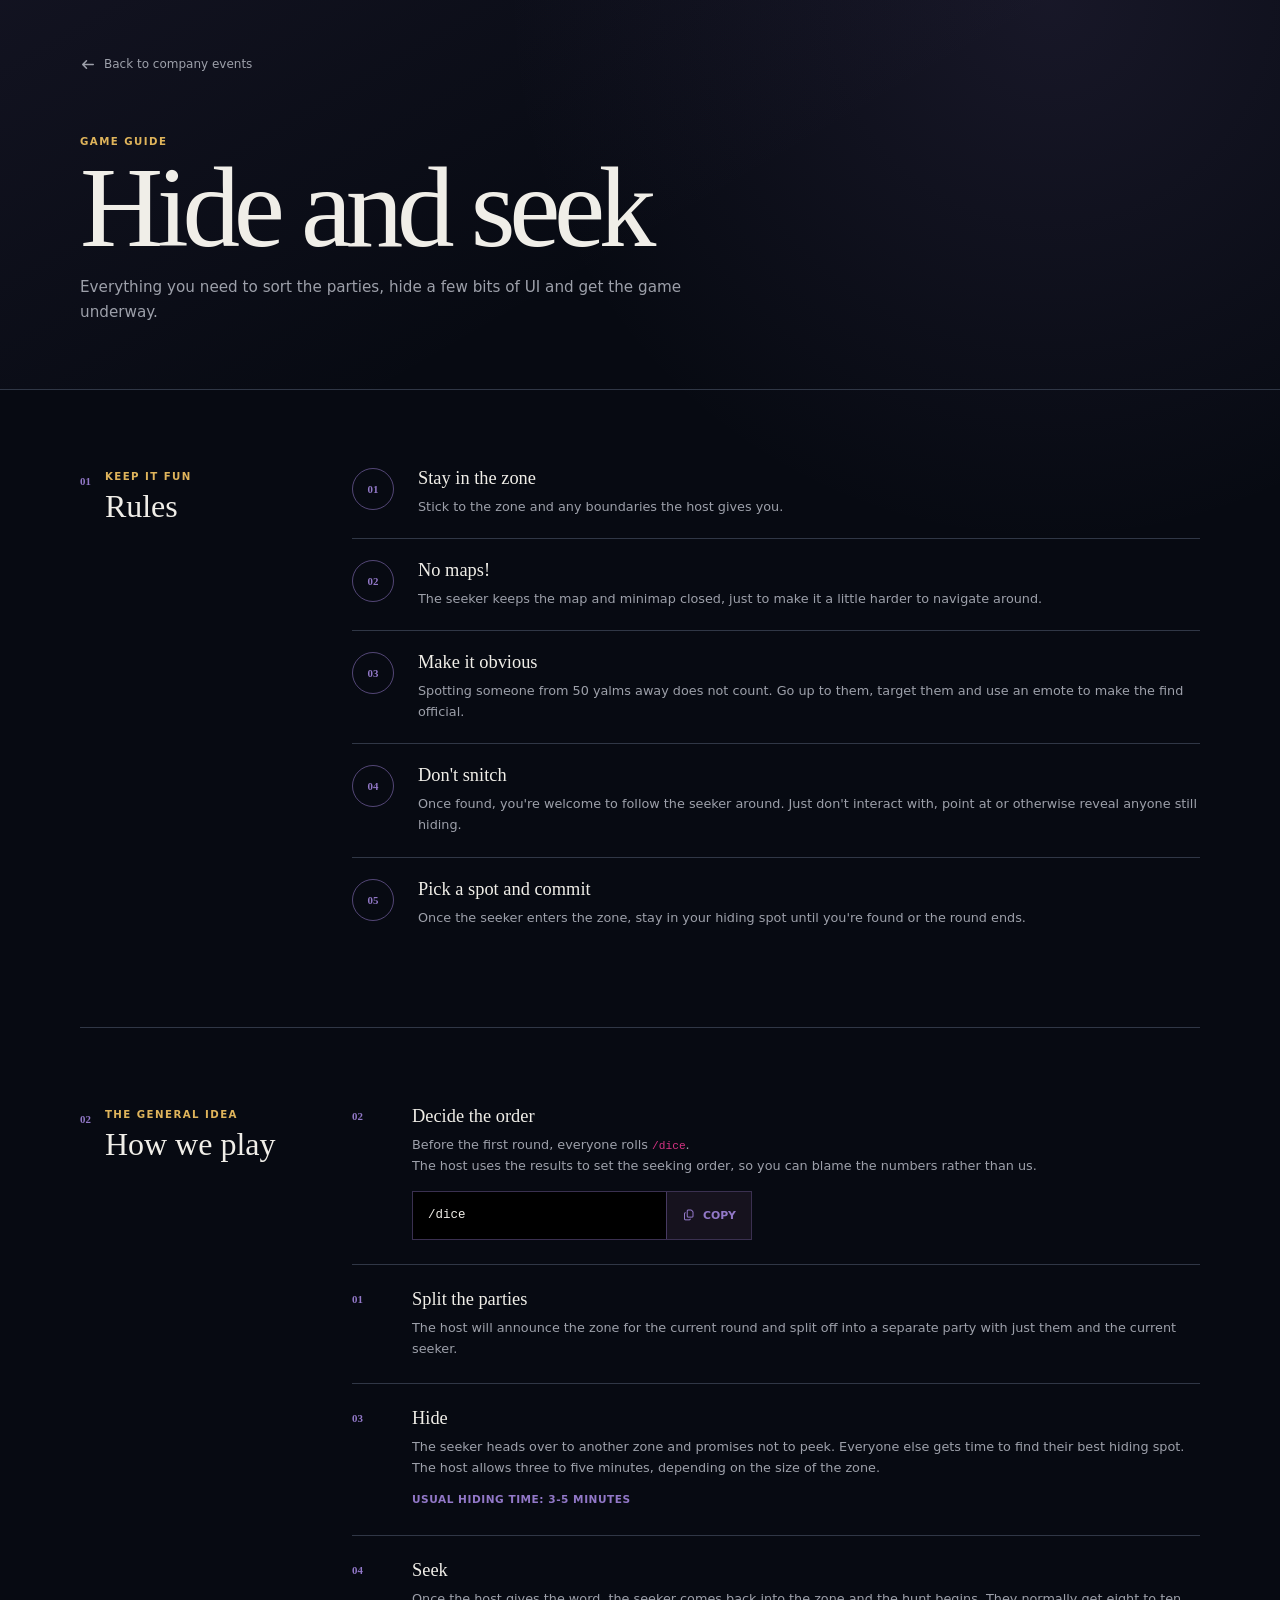
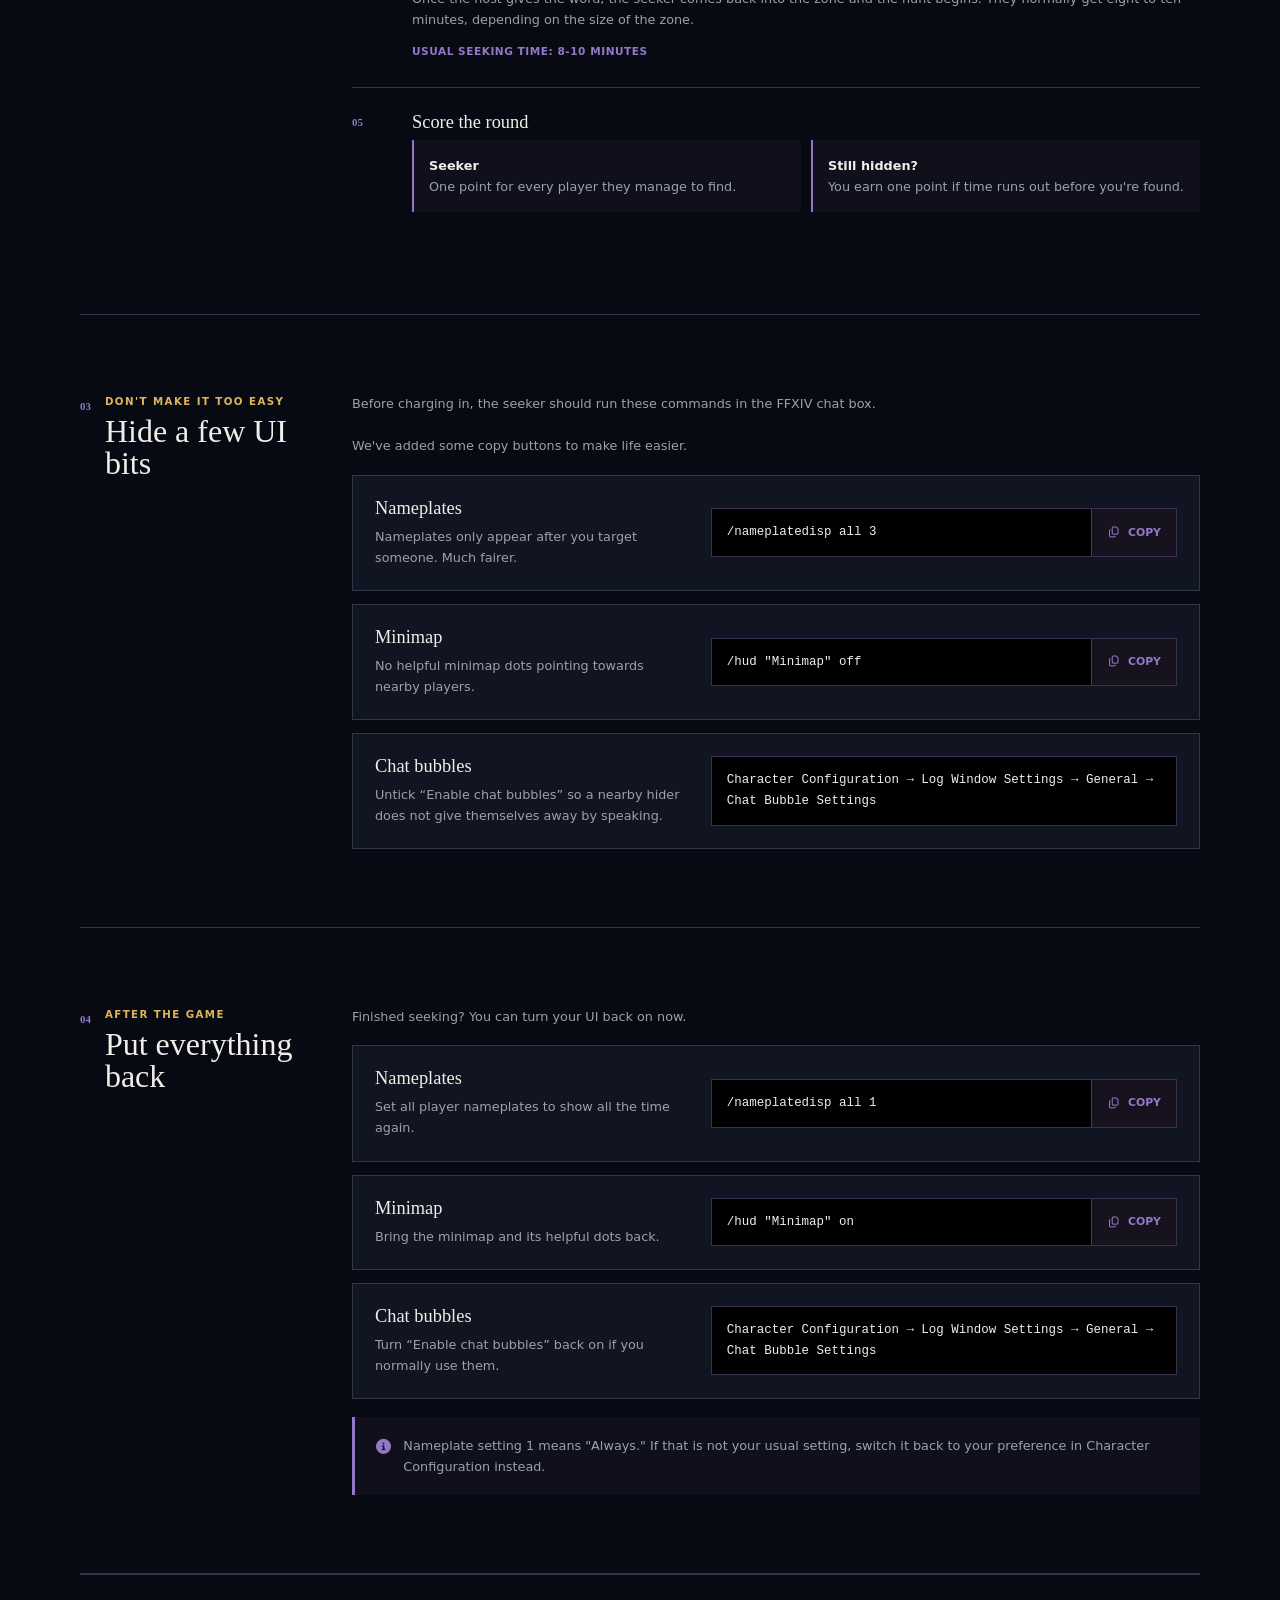
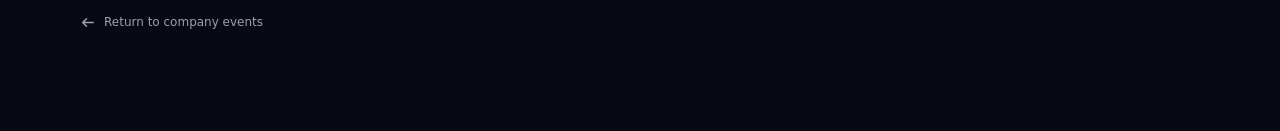
<file: staging/games/hide-and-seek.html>
<!doctype html>
<html lang="en">
  <head>
    <meta charset="UTF-8" />
    <meta name="viewport" content="width=device-width, initial-scale=1.0" />
    <meta name="description" content="Rules and setup commands for D&D Hide and Seek events in Final Fantasy XIV." />
    <title>Hide and Seek Guide | D&amp;D</title>
    <script type="module" crossorigin src="../../assets/bootstrap.bundle.min-Bev_N_v2.js"></script>
    <script type="module" crossorigin src="../../assets/main-BnZfkydh.js"></script>
    <link rel="stylesheet" crossorigin href="../../assets/main-B0H-6pgY.css">
  </head>

  <body class="game-guide-page event-hide-and-seek">
    <main>
      <header class="guide-hero">
        <div class="wrap">
          <a class="guide-back" href="../index.html#events">
            <i class="fa-solid fa-arrow-left" aria-hidden="true"></i>
            Back to company events
          </a>
          <div class="kicker">Game guide</div>
          <h1>Hide and seek</h1>
          <p>Everything you need to sort the parties, hide a few bits of UI and get the game underway.</p>
        </div>
      </header>

      <div class="wrap guide-content">
        <section class="guide-section" aria-labelledby="rules">
          <div class="guide-section-heading">
            <span>01</span>
            <div>
              <div class="kicker">Keep it fun</div>
              <h2 id="rules">Rules</h2>
            </div>
          </div>

          <ol class="rule-list">
            <li>
              <div>
                <h3>Stay in the zone</h3>
                <p>Stick to the zone and any boundaries the host gives you.</p>
              </div>
            </li>
            <li>
              <div>
                <h3>No maps!</h3>
                <p>The seeker keeps the map and minimap closed, just to make it a little harder to navigate around.</p>
              </div>
            </li>
            <li>
              <div>
                <h3>Make it obvious</h3>
                <p>
                  Spotting someone from 50 yalms away does not count. Go up to them, target them and use an emote to
                  make the find official.
                </p>
              </div>
            </li>
            <li>
              <div>
                <h3>Don't snitch</h3>
                <p>
                  Once found, you're welcome to follow the seeker around. Just don't interact with, point at or
                  otherwise reveal anyone still hiding.
                </p>
              </div>
            </li>
            <li>
              <div>
                <h3>Pick a spot and commit</h3>
                <p>Once the seeker enters the zone, stay in your hiding spot until you're found or the round ends.</p>
              </div>
            </li>
          </ol>
        </section>

        <section class="guide-section" aria-labelledby="round-flow">
          <div class="guide-section-heading">
            <span>02</span>
            <div>
              <div class="kicker">The general idea</div>
              <h2 id="round-flow">How we play</h2>
            </div>
          </div>

          <div class="round-flow">
            <article class="flow-step">
              <span>02</span>
              <div>
                <h3>Decide the order</h3>
                <p>
                  Before the first round, everyone rolls <code>/dice</code>.<br />The host uses the results to set the
                  seeking order, so you can blame the numbers rather than us.
                </p>
                <div class="command-row flow-command">
                  <code>/dice</code>
                  <button type="button" data-copy-command="/dice">
                    <i class="fa-regular fa-copy" aria-hidden="true"></i>
                    <span>Copy</span>
                  </button>
                </div>
              </div>
            </article>

            <article class="flow-step">
              <span>01</span>
              <div>
                <h3>Split the parties</h3>
                <p>
                  The host will announce the zone for the current round and split off into a separate party with just
                  them and the current seeker.
                </p>
              </div>
            </article>

            <article class="flow-step">
              <span>03</span>
              <div>
                <h3>Hide</h3>
                <p>
                  The seeker heads over to another zone and promises not to peek. Everyone else gets time to find their
                  best hiding spot. The host allows three to five minutes, depending on the size of the zone.
                </p>
                <strong>Usual hiding time: 3-5 minutes</strong>
              </div>
            </article>

            <article class="flow-step">
              <span>04</span>
              <div>
                <h3>Seek</h3>
                <p>
                  Once the host gives the word, the seeker comes back into the zone and the hunt begins. They normally
                  get eight to ten minutes, depending on the size of the zone.
                </p>
                <strong>Usual seeking time: 8-10 minutes</strong>
              </div>
            </article>

            <article class="flow-step">
              <span>05</span>
              <div>
                <h3>Score the round</h3>
                <div class="score-grid">
                  <p><b>Seeker</b><br />One point for every player they manage to find.</p>
                  <p><b>Still hidden?</b><br />You earn one point if time runs out before you're found.</p>
                </div>
              </div>
            </article>
          </div>
        </section>

        <section class="guide-section" aria-labelledby="seeker-settings">
          <div class="guide-section-heading">
            <span>03</span>
            <div>
              <div class="kicker">Don't make it too easy</div>
              <h2 id="seeker-settings">Hide a few UI bits</h2>
            </div>
          </div>

          <div class="guide-body">
            <p class="guide-intro">
              Before charging in, the seeker should run these commands in the FFXIV chat box.<br /><br />We've added
              some copy buttons to make life easier.
            </p>

            <div class="command-list">
              <article class="command-card">
                <div class="command-copy">
                  <h3>Nameplates</h3>
                  <p>Nameplates only appear after you target someone. Much fairer.</p>
                </div>
                <div class="command-row">
                  <code>/nameplatedisp all 3</code>
                  <button type="button" data-copy-command="/nameplatedisp all 3">
                    <i class="fa-regular fa-copy" aria-hidden="true"></i>
                    <span>Copy</span>
                  </button>
                </div>
              </article>

              <article class="command-card">
                <div class="command-copy">
                  <h3>Minimap</h3>
                  <p>No helpful minimap dots pointing towards nearby players.</p>
                </div>
                <div class="command-row">
                  <code>/hud "Minimap" off</code>
                  <button type="button" data-copy-command='/hud "Minimap" off'>
                    <i class="fa-regular fa-copy" aria-hidden="true"></i>
                    <span>Copy</span>
                  </button>
                </div>
              </article>

              <article class="command-card">
                <div class="command-copy">
                  <h3>Chat bubbles</h3>
                  <p>Untick “Enable chat bubbles” so a nearby hider does not give themselves away by speaking.</p>
                </div>
                <div class="command-row settings-path">
                  <code>Character Configuration → Log Window Settings → General → Chat Bubble Settings</code>
                </div>
              </article>
            </div>
          </div>
        </section>

        <section class="guide-section" aria-labelledby="restore-settings">
          <div class="guide-section-heading">
            <span>04</span>
            <div>
              <div class="kicker">After the game</div>
              <h2 id="restore-settings">Put everything back</h2>
            </div>
          </div>

          <div class="guide-body">
            <p class="guide-intro">Finished seeking? You can turn your UI back on now.</p>

            <div class="command-list">
              <article class="command-card">
                <div class="command-copy">
                  <h3>Nameplates</h3>
                  <p>Set all player nameplates to show all the time again.</p>
                </div>
                <div class="command-row">
                  <code>/nameplatedisp all 1</code>
                  <button type="button" data-copy-command="/nameplatedisp all 1">
                    <i class="fa-regular fa-copy" aria-hidden="true"></i>
                    <span>Copy</span>
                  </button>
                </div>
              </article>

              <article class="command-card">
                <div class="command-copy">
                  <h3>Minimap</h3>
                  <p>Bring the minimap and its helpful dots back.</p>
                </div>
                <div class="command-row">
                  <code>/hud "Minimap" on</code>
                  <button type="button" data-copy-command='/hud "Minimap" on'>
                    <i class="fa-regular fa-copy" aria-hidden="true"></i>
                    <span>Copy</span>
                  </button>
                </div>
              </article>

              <article class="command-card">
                <div class="command-copy">
                  <h3>Chat bubbles</h3>
                  <p>Turn “Enable chat bubbles” back on if you normally use them.</p>
                </div>
                <div class="command-row settings-path">
                  <code>Character Configuration → Log Window Settings → General → Chat Bubble Settings</code>
                </div>
              </article>
            </div>

            <aside class="guide-note">
              <i class="fa-solid fa-circle-info" aria-hidden="true"></i>
              <p>
                Nameplate setting 1 means "Always." If that is not your usual setting, switch it back to your preference
                in Character Configuration instead.
              </p>
            </aside>
          </div>
        </section>

        <footer class="guide-footer">
          <a href="../index.html#events">
            <i class="fa-solid fa-arrow-left" aria-hidden="true"></i>
            Return to company events
          </a>
        </footer>
      </div>
    </main>
  </body>
</html>
</file>
<file: assets/main-B0H-6pgY.css>
:root,[data-bs-theme=light]{--bs-blue:#0d6efd;--bs-indigo:#6610f2;--bs-purple:#6f42c1;--bs-pink:#d63384;--bs-red:#dc3545;--bs-orange:#fd7e14;--bs-yellow:#ffc107;--bs-green:#198754;--bs-teal:#20c997;--bs-cyan:#0dcaf0;--bs-black:#000;--bs-white:#fff;--bs-gray:#6c757d;--bs-gray-dark:#343a40;--bs-gray-100:#f8f9fa;--bs-gray-200:#e9ecef;--bs-gray-300:#dee2e6;--bs-gray-400:#ced4da;--bs-gray-500:#adb5bd;--bs-gray-600:#6c757d;--bs-gray-700:#495057;--bs-gray-800:#343a40;--bs-gray-900:#212529;--bs-primary:#0d6efd;--bs-secondary:#6c757d;--bs-success:#198754;--bs-info:#0dcaf0;--bs-warning:#ffc107;--bs-danger:#dc3545;--bs-light:#f8f9fa;--bs-dark:#212529;--bs-primary-rgb:13,110,253;--bs-secondary-rgb:108,117,125;--bs-success-rgb:25,135,84;--bs-info-rgb:13,202,240;--bs-warning-rgb:255,193,7;--bs-danger-rgb:220,53,69;--bs-light-rgb:248,249,250;--bs-dark-rgb:33,37,41;--bs-primary-text-emphasis:#052c65;--bs-secondary-text-emphasis:#2b2f32;--bs-success-text-emphasis:#0a3622;--bs-info-text-emphasis:#055160;--bs-warning-text-emphasis:#664d03;--bs-danger-text-emphasis:#58151c;--bs-light-text-emphasis:#495057;--bs-dark-text-emphasis:#495057;--bs-primary-bg-subtle:#cfe2ff;--bs-secondary-bg-subtle:#e2e3e5;--bs-success-bg-subtle:#d1e7dd;--bs-info-bg-subtle:#cff4fc;--bs-warning-bg-subtle:#fff3cd;--bs-danger-bg-subtle:#f8d7da;--bs-light-bg-subtle:#fcfcfd;--bs-dark-bg-subtle:#ced4da;--bs-primary-border-subtle:#9ec5fe;--bs-secondary-border-subtle:#c4c8cb;--bs-success-border-subtle:#a3cfbb;--bs-info-border-subtle:#9eeaf9;--bs-warning-border-subtle:#ffe69c;--bs-danger-border-subtle:#f1aeb5;--bs-light-border-subtle:#e9ecef;--bs-dark-border-subtle:#adb5bd;--bs-white-rgb:255,255,255;--bs-black-rgb:0,0,0;--bs-font-sans-serif:system-ui,-apple-system,"Segoe UI",Roboto,"Helvetica Neue","Noto Sans","Liberation Sans",Arial,sans-serif,"Apple Color Emoji","Segoe UI Emoji","Segoe UI Symbol","Noto Color Emoji";--bs-font-monospace:SFMono-Regular,Menlo,Monaco,Consolas,"Liberation Mono","Courier New",monospace;--bs-gradient:linear-gradient(180deg, #ffffff26, #fff0);--bs-body-font-family:var(--bs-font-sans-serif);--bs-body-font-size:1rem;--bs-body-font-weight:400;--bs-body-line-height:1.5;--bs-body-color:#212529;--bs-body-color-rgb:33,37,41;--bs-body-bg:#fff;--bs-body-bg-rgb:255,255,255;--bs-emphasis-color:#000;--bs-emphasis-color-rgb:0,0,0;--bs-secondary-color:#212529bf;--bs-secondary-color-rgb:33,37,41;--bs-secondary-bg:#e9ecef;--bs-secondary-bg-rgb:233,236,239;--bs-tertiary-color:#21252980;--bs-tertiary-color-rgb:33,37,41;--bs-tertiary-bg:#f8f9fa;--bs-tertiary-bg-rgb:248,249,250;--bs-heading-color:inherit;--bs-link-color:#0d6efd;--bs-link-color-rgb:13,110,253;--bs-link-decoration:underline;--bs-link-hover-color:#0a58ca;--bs-link-hover-color-rgb:10,88,202;--bs-code-color:#d63384;--bs-highlight-color:#212529;--bs-highlight-bg:#fff3cd;--bs-border-width:1px;--bs-border-style:solid;--bs-border-color:#dee2e6;--bs-border-color-translucent:#0000002d;--bs-border-radius:.375rem;--bs-border-radius-sm:.25rem;--bs-border-radius-lg:.5rem;--bs-border-radius-xl:1rem;--bs-border-radius-xxl:2rem;--bs-border-radius-2xl:var(--bs-border-radius-xxl);--bs-border-radius-pill:50rem;--bs-box-shadow:0 .5rem 1rem #00000026;--bs-box-shadow-sm:0 .125rem .25rem #00000013;--bs-box-shadow-lg:0 1rem 3rem #0000002d;--bs-box-shadow-inset:inset 0 1px 2px #00000013;--bs-focus-ring-width:.25rem;--bs-focus-ring-opacity:.25;--bs-focus-ring-color:#0d6efd40;--bs-form-valid-color:#198754;--bs-form-valid-border-color:#198754;--bs-form-invalid-color:#dc3545;--bs-form-invalid-border-color:#dc3545}[data-bs-theme=dark]{--lightningcss-light: ;--lightningcss-dark:initial;color-scheme:dark;--bs-body-color:#dee2e6;--bs-body-color-rgb:222,226,230;--bs-body-bg:#212529;--bs-body-bg-rgb:33,37,41;--bs-emphasis-color:#fff;--bs-emphasis-color-rgb:255,255,255;--bs-secondary-color:#dee2e6bf;--bs-secondary-color-rgb:222,226,230;--bs-secondary-bg:#343a40;--bs-secondary-bg-rgb:52,58,64;--bs-tertiary-color:#dee2e680;--bs-tertiary-color-rgb:222,226,230;--bs-tertiary-bg:#2b3035;--bs-tertiary-bg-rgb:43,48,53;--bs-primary-text-emphasis:#6ea8fe;--bs-secondary-text-emphasis:#a7acb1;--bs-success-text-emphasis:#75b798;--bs-info-text-emphasis:#6edff6;--bs-warning-text-emphasis:#ffda6a;--bs-danger-text-emphasis:#ea868f;--bs-light-text-emphasis:#f8f9fa;--bs-dark-text-emphasis:#dee2e6;--bs-primary-bg-subtle:#031633;--bs-secondary-bg-subtle:#161719;--bs-success-bg-subtle:#051b11;--bs-info-bg-subtle:#032830;--bs-warning-bg-subtle:#332701;--bs-danger-bg-subtle:#2c0b0e;--bs-light-bg-subtle:#343a40;--bs-dark-bg-subtle:#1a1d20;--bs-primary-border-subtle:#084298;--bs-secondary-border-subtle:#41464b;--bs-success-border-subtle:#0f5132;--bs-info-border-subtle:#087990;--bs-warning-border-subtle:#997404;--bs-danger-border-subtle:#842029;--bs-light-border-subtle:#495057;--bs-dark-border-subtle:#343a40;--bs-heading-color:inherit;--bs-link-color:#6ea8fe;--bs-link-hover-color:#8bb9fe;--bs-link-color-rgb:110,168,254;--bs-link-hover-color-rgb:139,185,254;--bs-code-color:#e685b5;--bs-highlight-color:#dee2e6;--bs-highlight-bg:#664d03;--bs-border-color:#495057;--bs-border-color-translucent:#ffffff26;--bs-form-valid-color:#75b798;--bs-form-valid-border-color:#75b798;--bs-form-invalid-color:#ea868f;--bs-form-invalid-border-color:#ea868f}*,:after,:before{box-sizing:border-box}@media (prefers-reduced-motion:no-preference){:root{scroll-behavior:smooth}}body{font-family:var(--bs-body-font-family);font-size:var(--bs-body-font-size);font-weight:var(--bs-body-font-weight);line-height:var(--bs-body-line-height);color:var(--bs-body-color);text-align:var(--bs-body-text-align);background-color:var(--bs-body-bg);-webkit-text-size-adjust:100%;-webkit-tap-highlight-color:transparent;margin:0}hr{color:inherit;border:0;border-top:var(--bs-border-width) solid;opacity:.25;margin:1rem 0}.h1,.h2,.h3,.h4,.h5,.h6,h1,h2,h3,h4,h5,h6{color:var(--bs-heading-color);margin-top:0;margin-bottom:.5rem;font-weight:500;line-height:1.2}.h1,h1{font-size:calc(1.375rem + 1.5vw)}@media (width>=1200px){.h1,h1{font-size:2.5rem}}.h2,h2{font-size:calc(1.325rem + .9vw)}@media (width>=1200px){.h2,h2{font-size:2rem}}.h3,h3{font-size:calc(1.3rem + .6vw)}@media (width>=1200px){.h3,h3{font-size:1.75rem}}.h4,h4{font-size:calc(1.275rem + .3vw)}@media (width>=1200px){.h4,h4{font-size:1.5rem}}.h5,h5{font-size:1.25rem}.h6,h6{font-size:1rem}p{margin-top:0;margin-bottom:1rem}abbr[title]{cursor:help;-webkit-text-decoration-skip-ink:none;text-decoration-skip-ink:none;-webkit-text-decoration:underline dotted;text-decoration:underline dotted}address{font-style:normal;line-height:inherit;margin-bottom:1rem}ol,ul{padding-left:2rem}dl,ol,ul{margin-top:0;margin-bottom:1rem}ol ol,ol ul,ul ol,ul ul{margin-bottom:0}dt{font-weight:700}dd{margin-bottom:.5rem;margin-left:0}blockquote{margin:0 0 1rem}b,strong{font-weight:bolder}.small,small{font-size:.875em}.mark,mark{color:var(--bs-highlight-color);background-color:var(--bs-highlight-bg);padding:.1875em}sub,sup{vertical-align:baseline;font-size:.75em;line-height:0;position:relative}sub{bottom:-.25em}sup{top:-.5em}a{color:rgba(var(--bs-link-color-rgb),var(--bs-link-opacity,1));text-decoration:underline}a:hover{--bs-link-color-rgb:var(--bs-link-hover-color-rgb)}a:not([href]):not([class]),a:not([href]):not([class]):hover{color:inherit;text-decoration:none}code,kbd,pre,samp{font-family:var(--bs-font-monospace);font-size:1em}pre{margin-top:0;margin-bottom:1rem;font-size:.875em;display:block;overflow:auto}pre code{font-size:inherit;color:inherit;word-break:normal}code{color:var(--bs-code-color);word-wrap:break-word;font-size:.875em}a>code{color:inherit}kbd{color:var(--bs-body-bg);background-color:var(--bs-body-color);border-radius:.25rem;padding:.1875rem .375rem;font-size:.875em}kbd kbd{padding:0;font-size:1em}figure{margin:0 0 1rem}img,svg{vertical-align:middle}table{caption-side:bottom;border-collapse:collapse}caption{color:var(--bs-secondary-color);text-align:left;padding-top:.5rem;padding-bottom:.5rem}th{text-align:inherit;text-align:-webkit-match-parent}tbody,td,tfoot,th,thead,tr{border-color:inherit;border-style:solid;border-width:0}label{display:inline-block}button{border-radius:0}button:focus:not(:focus-visible){outline:0}button,input,optgroup,select,textarea{font-family:inherit;font-size:inherit;line-height:inherit;margin:0}button,select{text-transform:none}[role=button]{cursor:pointer}select{word-wrap:normal}select:disabled{opacity:1}[list]:not([type=date]):not([type=datetime-local]):not([type=month]):not([type=week]):not([type=time])::-webkit-calendar-picker-indicator{display:none!important}[type=button],[type=reset],[type=submit],button{-webkit-appearance:button}[type=button]:not(:disabled),[type=reset]:not(:disabled),[type=submit]:not(:disabled),button:not(:disabled){cursor:pointer}::-moz-focus-inner{border-style:none;padding:0}textarea{resize:vertical}fieldset{border:0;min-width:0;margin:0;padding:0}legend{float:left;width:100%;line-height:inherit;margin-bottom:.5rem;padding:0;font-size:calc(1.275rem + .3vw)}@media (width>=1200px){legend{font-size:1.5rem}}legend+*{clear:left}::-webkit-datetime-edit-day-field{padding:0}::-webkit-datetime-edit-fields-wrapper{padding:0}::-webkit-datetime-edit-hour-field{padding:0}::-webkit-datetime-edit-minute{padding:0}::-webkit-datetime-edit-month-field{padding:0}::-webkit-datetime-edit-text{padding:0}::-webkit-datetime-edit-year-field{padding:0}::-webkit-inner-spin-button{height:auto}[type=search]{-webkit-appearance:textfield;outline-offset:-2px}[type=search]::-webkit-search-cancel-button{cursor:pointer;filter:grayscale()}::-webkit-search-decoration{-webkit-appearance:none}::-webkit-color-swatch-wrapper{padding:0}::file-selector-button{font:inherit;-webkit-appearance:button}output{display:inline-block}iframe{border:0}summary{cursor:pointer;display:list-item}progress{vertical-align:baseline}[hidden]{display:none!important}.lead{font-size:1.25rem;font-weight:300}.display-1{font-size:calc(1.625rem + 4.5vw);font-weight:300;line-height:1.2}@media (width>=1200px){.display-1{font-size:5rem}}.display-2{font-size:calc(1.575rem + 3.9vw);font-weight:300;line-height:1.2}@media (width>=1200px){.display-2{font-size:4.5rem}}.display-3{font-size:calc(1.525rem + 3.3vw);font-weight:300;line-height:1.2}@media (width>=1200px){.display-3{font-size:4rem}}.display-4{font-size:calc(1.475rem + 2.7vw);font-weight:300;line-height:1.2}@media (width>=1200px){.display-4{font-size:3.5rem}}.display-5{font-size:calc(1.425rem + 2.1vw);font-weight:300;line-height:1.2}@media (width>=1200px){.display-5{font-size:3rem}}.display-6{font-size:calc(1.375rem + 1.5vw);font-weight:300;line-height:1.2}@media (width>=1200px){.display-6{font-size:2.5rem}}.list-unstyled,.list-inline{padding-left:0;list-style:none}.list-inline-item{display:inline-block}.list-inline-item:not(:last-child){margin-right:.5rem}.initialism{text-transform:uppercase;font-size:.875em}.blockquote{margin-bottom:1rem;font-size:1.25rem}.blockquote>:last-child{margin-bottom:0}.blockquote-footer{color:#6c757d;margin-top:-1rem;margin-bottom:1rem;font-size:.875em}.blockquote-footer:before{content:"— "}.img-fluid{max-width:100%;height:auto}.img-thumbnail{background-color:var(--bs-body-bg);border:var(--bs-border-width) solid var(--bs-border-color);border-radius:var(--bs-border-radius);max-width:100%;height:auto;padding:.25rem}.figure{display:inline-block}.figure-img{margin-bottom:.5rem;line-height:1}.figure-caption{color:var(--bs-secondary-color);font-size:.875em}.container,.container-fluid,.container-lg,.container-md,.container-sm,.container-xl,.container-xxl{--bs-gutter-x:1.5rem;--bs-gutter-y:0;width:100%;padding-right:calc(var(--bs-gutter-x) * .5);padding-left:calc(var(--bs-gutter-x) * .5);margin-left:auto;margin-right:auto}@media (width>=576px){.container,.container-sm{max-width:540px}}@media (width>=768px){.container,.container-md,.container-sm{max-width:720px}}@media (width>=992px){.container,.container-lg,.container-md,.container-sm{max-width:960px}}@media (width>=1200px){.container,.container-lg,.container-md,.container-sm,.container-xl{max-width:1140px}}@media (width>=1400px){.container,.container-lg,.container-md,.container-sm,.container-xl,.container-xxl{max-width:1320px}}:root{--bs-breakpoint-xs:0;--bs-breakpoint-sm:576px;--bs-breakpoint-md:768px;--bs-breakpoint-lg:992px;--bs-breakpoint-xl:1200px;--bs-breakpoint-xxl:1400px}.row{--bs-gutter-x:1.5rem;--bs-gutter-y:0;margin-top:calc(-1 * var(--bs-gutter-y));margin-right:calc(-.5 * var(--bs-gutter-x));margin-left:calc(-.5 * var(--bs-gutter-x));flex-wrap:wrap;display:flex}.row>*{width:100%;max-width:100%;padding-right:calc(var(--bs-gutter-x) * .5);padding-left:calc(var(--bs-gutter-x) * .5);margin-top:var(--bs-gutter-y);flex-shrink:0}.col{flex:1 0 0}.row-cols-auto>*{flex:none;width:auto}.row-cols-1>*{flex:none;width:100%}.row-cols-2>*{flex:none;width:50%}.row-cols-3>*{flex:none;width:33.3333%}.row-cols-4>*{flex:none;width:25%}.row-cols-5>*{flex:none;width:20%}.row-cols-6>*{flex:none;width:16.6667%}.col-auto{flex:none;width:auto}.col-1{flex:none;width:8.33333%}.col-2{flex:none;width:16.6667%}.col-3{flex:none;width:25%}.col-4{flex:none;width:33.3333%}.col-5{flex:none;width:41.6667%}.col-6{flex:none;width:50%}.col-7{flex:none;width:58.3333%}.col-8{flex:none;width:66.6667%}.col-9{flex:none;width:75%}.col-10{flex:none;width:83.3333%}.col-11{flex:none;width:91.6667%}.col-12{flex:none;width:100%}.offset-1{margin-left:8.33333%}.offset-2{margin-left:16.6667%}.offset-3{margin-left:25%}.offset-4{margin-left:33.3333%}.offset-5{margin-left:41.6667%}.offset-6{margin-left:50%}.offset-7{margin-left:58.3333%}.offset-8{margin-left:66.6667%}.offset-9{margin-left:75%}.offset-10{margin-left:83.3333%}.offset-11{margin-left:91.6667%}.g-0,.gx-0{--bs-gutter-x:0}.g-0,.gy-0{--bs-gutter-y:0}.g-1,.gx-1{--bs-gutter-x:.25rem}.g-1,.gy-1{--bs-gutter-y:.25rem}.g-2,.gx-2{--bs-gutter-x:.5rem}.g-2,.gy-2{--bs-gutter-y:.5rem}.g-3,.gx-3{--bs-gutter-x:1rem}.g-3,.gy-3{--bs-gutter-y:1rem}.g-4,.gx-4{--bs-gutter-x:1.5rem}.g-4,.gy-4{--bs-gutter-y:1.5rem}.g-5,.gx-5{--bs-gutter-x:3rem}.g-5,.gy-5{--bs-gutter-y:3rem}@media (width>=576px){.col-sm{flex:1 0 0}.row-cols-sm-auto>*{flex:none;width:auto}.row-cols-sm-1>*{flex:none;width:100%}.row-cols-sm-2>*{flex:none;width:50%}.row-cols-sm-3>*{flex:none;width:33.3333%}.row-cols-sm-4>*{flex:none;width:25%}.row-cols-sm-5>*{flex:none;width:20%}.row-cols-sm-6>*{flex:none;width:16.6667%}.col-sm-auto{flex:none;width:auto}.col-sm-1{flex:none;width:8.33333%}.col-sm-2{flex:none;width:16.6667%}.col-sm-3{flex:none;width:25%}.col-sm-4{flex:none;width:33.3333%}.col-sm-5{flex:none;width:41.6667%}.col-sm-6{flex:none;width:50%}.col-sm-7{flex:none;width:58.3333%}.col-sm-8{flex:none;width:66.6667%}.col-sm-9{flex:none;width:75%}.col-sm-10{flex:none;width:83.3333%}.col-sm-11{flex:none;width:91.6667%}.col-sm-12{flex:none;width:100%}.offset-sm-0{margin-left:0}.offset-sm-1{margin-left:8.33333%}.offset-sm-2{margin-left:16.6667%}.offset-sm-3{margin-left:25%}.offset-sm-4{margin-left:33.3333%}.offset-sm-5{margin-left:41.6667%}.offset-sm-6{margin-left:50%}.offset-sm-7{margin-left:58.3333%}.offset-sm-8{margin-left:66.6667%}.offset-sm-9{margin-left:75%}.offset-sm-10{margin-left:83.3333%}.offset-sm-11{margin-left:91.6667%}.g-sm-0,.gx-sm-0{--bs-gutter-x:0}.g-sm-0,.gy-sm-0{--bs-gutter-y:0}.g-sm-1,.gx-sm-1{--bs-gutter-x:.25rem}.g-sm-1,.gy-sm-1{--bs-gutter-y:.25rem}.g-sm-2,.gx-sm-2{--bs-gutter-x:.5rem}.g-sm-2,.gy-sm-2{--bs-gutter-y:.5rem}.g-sm-3,.gx-sm-3{--bs-gutter-x:1rem}.g-sm-3,.gy-sm-3{--bs-gutter-y:1rem}.g-sm-4,.gx-sm-4{--bs-gutter-x:1.5rem}.g-sm-4,.gy-sm-4{--bs-gutter-y:1.5rem}.g-sm-5,.gx-sm-5{--bs-gutter-x:3rem}.g-sm-5,.gy-sm-5{--bs-gutter-y:3rem}}@media (width>=768px){.col-md{flex:1 0 0}.row-cols-md-auto>*{flex:none;width:auto}.row-cols-md-1>*{flex:none;width:100%}.row-cols-md-2>*{flex:none;width:50%}.row-cols-md-3>*{flex:none;width:33.3333%}.row-cols-md-4>*{flex:none;width:25%}.row-cols-md-5>*{flex:none;width:20%}.row-cols-md-6>*{flex:none;width:16.6667%}.col-md-auto{flex:none;width:auto}.col-md-1{flex:none;width:8.33333%}.col-md-2{flex:none;width:16.6667%}.col-md-3{flex:none;width:25%}.col-md-4{flex:none;width:33.3333%}.col-md-5{flex:none;width:41.6667%}.col-md-6{flex:none;width:50%}.col-md-7{flex:none;width:58.3333%}.col-md-8{flex:none;width:66.6667%}.col-md-9{flex:none;width:75%}.col-md-10{flex:none;width:83.3333%}.col-md-11{flex:none;width:91.6667%}.col-md-12{flex:none;width:100%}.offset-md-0{margin-left:0}.offset-md-1{margin-left:8.33333%}.offset-md-2{margin-left:16.6667%}.offset-md-3{margin-left:25%}.offset-md-4{margin-left:33.3333%}.offset-md-5{margin-left:41.6667%}.offset-md-6{margin-left:50%}.offset-md-7{margin-left:58.3333%}.offset-md-8{margin-left:66.6667%}.offset-md-9{margin-left:75%}.offset-md-10{margin-left:83.3333%}.offset-md-11{margin-left:91.6667%}.g-md-0,.gx-md-0{--bs-gutter-x:0}.g-md-0,.gy-md-0{--bs-gutter-y:0}.g-md-1,.gx-md-1{--bs-gutter-x:.25rem}.g-md-1,.gy-md-1{--bs-gutter-y:.25rem}.g-md-2,.gx-md-2{--bs-gutter-x:.5rem}.g-md-2,.gy-md-2{--bs-gutter-y:.5rem}.g-md-3,.gx-md-3{--bs-gutter-x:1rem}.g-md-3,.gy-md-3{--bs-gutter-y:1rem}.g-md-4,.gx-md-4{--bs-gutter-x:1.5rem}.g-md-4,.gy-md-4{--bs-gutter-y:1.5rem}.g-md-5,.gx-md-5{--bs-gutter-x:3rem}.g-md-5,.gy-md-5{--bs-gutter-y:3rem}}@media (width>=992px){.col-lg{flex:1 0 0}.row-cols-lg-auto>*{flex:none;width:auto}.row-cols-lg-1>*{flex:none;width:100%}.row-cols-lg-2>*{flex:none;width:50%}.row-cols-lg-3>*{flex:none;width:33.3333%}.row-cols-lg-4>*{flex:none;width:25%}.row-cols-lg-5>*{flex:none;width:20%}.row-cols-lg-6>*{flex:none;width:16.6667%}.col-lg-auto{flex:none;width:auto}.col-lg-1{flex:none;width:8.33333%}.col-lg-2{flex:none;width:16.6667%}.col-lg-3{flex:none;width:25%}.col-lg-4{flex:none;width:33.3333%}.col-lg-5{flex:none;width:41.6667%}.col-lg-6{flex:none;width:50%}.col-lg-7{flex:none;width:58.3333%}.col-lg-8{flex:none;width:66.6667%}.col-lg-9{flex:none;width:75%}.col-lg-10{flex:none;width:83.3333%}.col-lg-11{flex:none;width:91.6667%}.col-lg-12{flex:none;width:100%}.offset-lg-0{margin-left:0}.offset-lg-1{margin-left:8.33333%}.offset-lg-2{margin-left:16.6667%}.offset-lg-3{margin-left:25%}.offset-lg-4{margin-left:33.3333%}.offset-lg-5{margin-left:41.6667%}.offset-lg-6{margin-left:50%}.offset-lg-7{margin-left:58.3333%}.offset-lg-8{margin-left:66.6667%}.offset-lg-9{margin-left:75%}.offset-lg-10{margin-left:83.3333%}.offset-lg-11{margin-left:91.6667%}.g-lg-0,.gx-lg-0{--bs-gutter-x:0}.g-lg-0,.gy-lg-0{--bs-gutter-y:0}.g-lg-1,.gx-lg-1{--bs-gutter-x:.25rem}.g-lg-1,.gy-lg-1{--bs-gutter-y:.25rem}.g-lg-2,.gx-lg-2{--bs-gutter-x:.5rem}.g-lg-2,.gy-lg-2{--bs-gutter-y:.5rem}.g-lg-3,.gx-lg-3{--bs-gutter-x:1rem}.g-lg-3,.gy-lg-3{--bs-gutter-y:1rem}.g-lg-4,.gx-lg-4{--bs-gutter-x:1.5rem}.g-lg-4,.gy-lg-4{--bs-gutter-y:1.5rem}.g-lg-5,.gx-lg-5{--bs-gutter-x:3rem}.g-lg-5,.gy-lg-5{--bs-gutter-y:3rem}}@media (width>=1200px){.col-xl{flex:1 0 0}.row-cols-xl-auto>*{flex:none;width:auto}.row-cols-xl-1>*{flex:none;width:100%}.row-cols-xl-2>*{flex:none;width:50%}.row-cols-xl-3>*{flex:none;width:33.3333%}.row-cols-xl-4>*{flex:none;width:25%}.row-cols-xl-5>*{flex:none;width:20%}.row-cols-xl-6>*{flex:none;width:16.6667%}.col-xl-auto{flex:none;width:auto}.col-xl-1{flex:none;width:8.33333%}.col-xl-2{flex:none;width:16.6667%}.col-xl-3{flex:none;width:25%}.col-xl-4{flex:none;width:33.3333%}.col-xl-5{flex:none;width:41.6667%}.col-xl-6{flex:none;width:50%}.col-xl-7{flex:none;width:58.3333%}.col-xl-8{flex:none;width:66.6667%}.col-xl-9{flex:none;width:75%}.col-xl-10{flex:none;width:83.3333%}.col-xl-11{flex:none;width:91.6667%}.col-xl-12{flex:none;width:100%}.offset-xl-0{margin-left:0}.offset-xl-1{margin-left:8.33333%}.offset-xl-2{margin-left:16.6667%}.offset-xl-3{margin-left:25%}.offset-xl-4{margin-left:33.3333%}.offset-xl-5{margin-left:41.6667%}.offset-xl-6{margin-left:50%}.offset-xl-7{margin-left:58.3333%}.offset-xl-8{margin-left:66.6667%}.offset-xl-9{margin-left:75%}.offset-xl-10{margin-left:83.3333%}.offset-xl-11{margin-left:91.6667%}.g-xl-0,.gx-xl-0{--bs-gutter-x:0}.g-xl-0,.gy-xl-0{--bs-gutter-y:0}.g-xl-1,.gx-xl-1{--bs-gutter-x:.25rem}.g-xl-1,.gy-xl-1{--bs-gutter-y:.25rem}.g-xl-2,.gx-xl-2{--bs-gutter-x:.5rem}.g-xl-2,.gy-xl-2{--bs-gutter-y:.5rem}.g-xl-3,.gx-xl-3{--bs-gutter-x:1rem}.g-xl-3,.gy-xl-3{--bs-gutter-y:1rem}.g-xl-4,.gx-xl-4{--bs-gutter-x:1.5rem}.g-xl-4,.gy-xl-4{--bs-gutter-y:1.5rem}.g-xl-5,.gx-xl-5{--bs-gutter-x:3rem}.g-xl-5,.gy-xl-5{--bs-gutter-y:3rem}}@media (width>=1400px){.col-xxl{flex:1 0 0}.row-cols-xxl-auto>*{flex:none;width:auto}.row-cols-xxl-1>*{flex:none;width:100%}.row-cols-xxl-2>*{flex:none;width:50%}.row-cols-xxl-3>*{flex:none;width:33.3333%}.row-cols-xxl-4>*{flex:none;width:25%}.row-cols-xxl-5>*{flex:none;width:20%}.row-cols-xxl-6>*{flex:none;width:16.6667%}.col-xxl-auto{flex:none;width:auto}.col-xxl-1{flex:none;width:8.33333%}.col-xxl-2{flex:none;width:16.6667%}.col-xxl-3{flex:none;width:25%}.col-xxl-4{flex:none;width:33.3333%}.col-xxl-5{flex:none;width:41.6667%}.col-xxl-6{flex:none;width:50%}.col-xxl-7{flex:none;width:58.3333%}.col-xxl-8{flex:none;width:66.6667%}.col-xxl-9{flex:none;width:75%}.col-xxl-10{flex:none;width:83.3333%}.col-xxl-11{flex:none;width:91.6667%}.col-xxl-12{flex:none;width:100%}.offset-xxl-0{margin-left:0}.offset-xxl-1{margin-left:8.33333%}.offset-xxl-2{margin-left:16.6667%}.offset-xxl-3{margin-left:25%}.offset-xxl-4{margin-left:33.3333%}.offset-xxl-5{margin-left:41.6667%}.offset-xxl-6{margin-left:50%}.offset-xxl-7{margin-left:58.3333%}.offset-xxl-8{margin-left:66.6667%}.offset-xxl-9{margin-left:75%}.offset-xxl-10{margin-left:83.3333%}.offset-xxl-11{margin-left:91.6667%}.g-xxl-0,.gx-xxl-0{--bs-gutter-x:0}.g-xxl-0,.gy-xxl-0{--bs-gutter-y:0}.g-xxl-1,.gx-xxl-1{--bs-gutter-x:.25rem}.g-xxl-1,.gy-xxl-1{--bs-gutter-y:.25rem}.g-xxl-2,.gx-xxl-2{--bs-gutter-x:.5rem}.g-xxl-2,.gy-xxl-2{--bs-gutter-y:.5rem}.g-xxl-3,.gx-xxl-3{--bs-gutter-x:1rem}.g-xxl-3,.gy-xxl-3{--bs-gutter-y:1rem}.g-xxl-4,.gx-xxl-4{--bs-gutter-x:1.5rem}.g-xxl-4,.gy-xxl-4{--bs-gutter-y:1.5rem}.g-xxl-5,.gx-xxl-5{--bs-gutter-x:3rem}.g-xxl-5,.gy-xxl-5{--bs-gutter-y:3rem}}.table{--bs-table-color-type:initial;--bs-table-bg-type:initial;--bs-table-color-state:initial;--bs-table-bg-state:initial;--bs-table-color:var(--bs-emphasis-color);--bs-table-bg:var(--bs-body-bg);--bs-table-border-color:var(--bs-border-color);--bs-table-accent-bg:transparent;--bs-table-striped-color:var(--bs-emphasis-color);--bs-table-striped-bg:rgba(var(--bs-emphasis-color-rgb), .05);--bs-table-active-color:var(--bs-emphasis-color);--bs-table-active-bg:rgba(var(--bs-emphasis-color-rgb), .1);--bs-table-hover-color:var(--bs-emphasis-color);--bs-table-hover-bg:rgba(var(--bs-emphasis-color-rgb), .075);vertical-align:top;border-color:var(--bs-table-border-color);width:100%;margin-bottom:1rem}.table>:not(caption)>*>*{color:var(--bs-table-color-state,var(--bs-table-color-type,var(--bs-table-color)));background-color:var(--bs-table-bg);border-bottom-width:var(--bs-border-width);box-shadow:inset 0 0 0 9999px var(--bs-table-bg-state,var(--bs-table-bg-type,var(--bs-table-accent-bg)));padding:.5rem}.table>tbody{vertical-align:inherit}.table>thead{vertical-align:bottom}.table-group-divider{border-top:calc(var(--bs-border-width) * 2) solid currentcolor}.caption-top{caption-side:top}.table-sm>:not(caption)>*>*{padding:.25rem}.table-bordered>:not(caption)>*{border-width:var(--bs-border-width) 0}.table-bordered>:not(caption)>*>*{border-width:0 var(--bs-border-width)}.table-borderless>:not(caption)>*>*{border-bottom-width:0}.table-borderless>:not(:first-child){border-top-width:0}.table-striped>tbody>tr:nth-of-type(odd)>*,.table-striped-columns>:not(caption)>tr>:nth-child(2n){--bs-table-color-type:var(--bs-table-striped-color);--bs-table-bg-type:var(--bs-table-striped-bg)}.table-active{--bs-table-color-state:var(--bs-table-active-color);--bs-table-bg-state:var(--bs-table-active-bg)}.table-hover>tbody>tr:hover>*{--bs-table-color-state:var(--bs-table-hover-color);--bs-table-bg-state:var(--bs-table-hover-bg)}.table-primary{--bs-table-color:#000;--bs-table-bg:#cfe2ff;--bs-table-border-color:#a6b5cc;--bs-table-striped-bg:#c5d7f2;--bs-table-striped-color:#000;--bs-table-active-bg:#bacbe6;--bs-table-active-color:#000;--bs-table-hover-bg:#bfd1ec;--bs-table-hover-color:#000;color:var(--bs-table-color);border-color:var(--bs-table-border-color)}.table-secondary{--bs-table-color:#000;--bs-table-bg:#e2e3e5;--bs-table-border-color:#b5b6b7;--bs-table-striped-bg:#d7d8da;--bs-table-striped-color:#000;--bs-table-active-bg:#cbccce;--bs-table-active-color:#000;--bs-table-hover-bg:#d1d2d4;--bs-table-hover-color:#000;color:var(--bs-table-color);border-color:var(--bs-table-border-color)}.table-success{--bs-table-color:#000;--bs-table-bg:#d1e7dd;--bs-table-border-color:#a7b9b1;--bs-table-striped-bg:#c7dbd2;--bs-table-striped-color:#000;--bs-table-active-bg:#bcd0c7;--bs-table-active-color:#000;--bs-table-hover-bg:#c1d6cc;--bs-table-hover-color:#000;color:var(--bs-table-color);border-color:var(--bs-table-border-color)}.table-info{--bs-table-color:#000;--bs-table-bg:#cff4fc;--bs-table-border-color:#a6c3ca;--bs-table-striped-bg:#c5e8ef;--bs-table-striped-color:#000;--bs-table-active-bg:#badce3;--bs-table-active-color:#000;--bs-table-hover-bg:#bfe2e9;--bs-table-hover-color:#000;color:var(--bs-table-color);border-color:var(--bs-table-border-color)}.table-warning{--bs-table-color:#000;--bs-table-bg:#fff3cd;--bs-table-border-color:#ccc2a4;--bs-table-striped-bg:#f2e7c3;--bs-table-striped-color:#000;--bs-table-active-bg:#e6dbb9;--bs-table-active-color:#000;--bs-table-hover-bg:#ece1be;--bs-table-hover-color:#000;color:var(--bs-table-color);border-color:var(--bs-table-border-color)}.table-danger{--bs-table-color:#000;--bs-table-bg:#f8d7da;--bs-table-border-color:#c6acae;--bs-table-striped-bg:#eccccf;--bs-table-striped-color:#000;--bs-table-active-bg:#dfc2c4;--bs-table-active-color:#000;--bs-table-hover-bg:#e5c7ca;--bs-table-hover-color:#000;color:var(--bs-table-color);border-color:var(--bs-table-border-color)}.table-light{--bs-table-color:#000;--bs-table-bg:#f8f9fa;--bs-table-border-color:#c6c7c8;--bs-table-striped-bg:#ecedee;--bs-table-striped-color:#000;--bs-table-active-bg:#dfe0e1;--bs-table-active-color:#000;--bs-table-hover-bg:#e5e6e7;--bs-table-hover-color:#000;color:var(--bs-table-color);border-color:var(--bs-table-border-color)}.table-dark{--bs-table-color:#fff;--bs-table-bg:#212529;--bs-table-border-color:#4d5154;--bs-table-striped-bg:#2c3034;--bs-table-striped-color:#fff;--bs-table-active-bg:#373b3e;--bs-table-active-color:#fff;--bs-table-hover-bg:#323539;--bs-table-hover-color:#fff;color:var(--bs-table-color);border-color:var(--bs-table-border-color)}.table-responsive{-webkit-overflow-scrolling:touch;overflow-x:auto}@media (width<=575.98px){.table-responsive-sm{-webkit-overflow-scrolling:touch;overflow-x:auto}}@media (width<=767.98px){.table-responsive-md{-webkit-overflow-scrolling:touch;overflow-x:auto}}@media (width<=991.98px){.table-responsive-lg{-webkit-overflow-scrolling:touch;overflow-x:auto}}@media (width<=1199.98px){.table-responsive-xl{-webkit-overflow-scrolling:touch;overflow-x:auto}}@media (width<=1399.98px){.table-responsive-xxl{-webkit-overflow-scrolling:touch;overflow-x:auto}}.form-label{margin-bottom:.5rem}.col-form-label{padding-top:calc(.375rem + var(--bs-border-width));padding-bottom:calc(.375rem + var(--bs-border-width));font-size:inherit;margin-bottom:0;line-height:1.5}.col-form-label-lg{padding-top:calc(.5rem + var(--bs-border-width));padding-bottom:calc(.5rem + var(--bs-border-width));font-size:1.25rem}.col-form-label-sm{padding-top:calc(.25rem + var(--bs-border-width));padding-bottom:calc(.25rem + var(--bs-border-width));font-size:.875rem}.form-text{color:var(--bs-secondary-color);margin-top:.25rem;font-size:.875em}.form-control{width:100%;color:var(--bs-body-color);appearance:none;background-color:var(--bs-body-bg);border:var(--bs-border-width) solid var(--bs-border-color);border-radius:var(--bs-border-radius);background-clip:padding-box;padding:.375rem .75rem;font-size:1rem;font-weight:400;line-height:1.5;transition:border-color .15s ease-in-out,box-shadow .15s ease-in-out;display:block}@media (prefers-reduced-motion:reduce){.form-control{transition:none}}.form-control[type=file]{overflow:hidden}.form-control[type=file]:not(:disabled):not([readonly]){cursor:pointer}.form-control:focus{color:var(--bs-body-color);background-color:var(--bs-body-bg);border-color:#86b7fe;outline:0;box-shadow:0 0 0 .25rem #0d6efd40}.form-control::-webkit-date-and-time-value{min-width:85px;height:1.5em;margin:0}.form-control::-webkit-datetime-edit{padding:0;display:block}.form-control::placeholder{color:var(--bs-secondary-color);opacity:1}.form-control:disabled{background-color:var(--bs-secondary-bg);opacity:1}.form-control::-webkit-file-upload-button{-webkit-margin-end:.75rem;margin:-.375rem -.75rem;color:var(--bs-body-color);background-color:var(--bs-tertiary-bg);pointer-events:none;border-color:inherit;border-style:solid;border-width:0;border-inline-end-width:var(--bs-border-width);border-radius:0;margin-inline-end:.75rem;padding:.375rem .75rem;transition:color .15s ease-in-out,background-color .15s ease-in-out,border-color .15s ease-in-out,box-shadow .15s ease-in-out}.form-control::file-selector-button{-webkit-margin-end:.75rem;color:var(--bs-body-color);background-color:var(--bs-tertiary-bg);pointer-events:none;border-color:inherit;border-style:solid;border-width:0;border-inline-end-width:var(--bs-border-width);border-radius:0;margin:-.375rem -.75rem;margin-inline-end:.75rem;padding:.375rem .75rem;transition:color .15s ease-in-out,background-color .15s ease-in-out,border-color .15s ease-in-out,box-shadow .15s ease-in-out}@media (prefers-reduced-motion:reduce){.form-control::file-selector-button{transition:none}}.form-control:hover:not(:disabled):not([readonly])::-webkit-file-upload-button{background-color:var(--bs-secondary-bg)}.form-control:hover:not(:disabled):not([readonly])::file-selector-button{background-color:var(--bs-secondary-bg)}.form-control-plaintext{width:100%;color:var(--bs-body-color);border:solid #0000;border-width:var(--bs-border-width) 0;background-color:#0000;margin-bottom:0;padding:.375rem 0;line-height:1.5;display:block}.form-control-plaintext:focus{outline:0}.form-control-plaintext.form-control-lg,.form-control-plaintext.form-control-sm{padding-left:0;padding-right:0}.form-control-sm{min-height:calc(1.5em + .5rem + calc(var(--bs-border-width) * 2));border-radius:var(--bs-border-radius-sm);padding:.25rem .5rem;font-size:.875rem}.form-control-sm::file-selector-button{-webkit-margin-end:.5rem;margin:-.25rem -.5rem;margin-inline-end:.5rem;padding:.25rem .5rem}.form-control-lg{min-height:calc(1.5em + 1rem + calc(var(--bs-border-width) * 2));border-radius:var(--bs-border-radius-lg);padding:.5rem 1rem;font-size:1.25rem}.form-control-lg::file-selector-button{-webkit-margin-end:1rem;margin:-.5rem -1rem;margin-inline-end:1rem;padding:.5rem 1rem}textarea.form-control{min-height:calc(1.5em + .75rem + calc(var(--bs-border-width) * 2))}textarea.form-control-sm{min-height:calc(1.5em + .5rem + calc(var(--bs-border-width) * 2))}textarea.form-control-lg{min-height:calc(1.5em + 1rem + calc(var(--bs-border-width) * 2))}.form-control-color{width:3rem;height:calc(1.5em + .75rem + calc(var(--bs-border-width) * 2));padding:.375rem}.form-control-color:not(:disabled):not([readonly]){cursor:pointer}.form-control-color::-moz-color-swatch{border-radius:var(--bs-border-radius);border:0!important}.form-control-color::-webkit-color-swatch{border-radius:var(--bs-border-radius);border:0!important}.form-control-color.form-control-sm{height:calc(1.5em + .5rem + calc(var(--bs-border-width) * 2))}.form-control-color.form-control-lg{height:calc(1.5em + 1rem + calc(var(--bs-border-width) * 2))}.form-select{--bs-form-select-bg-img:url("data:image/svg+xml,%3csvg xmlns='http://www.w3.org/2000/svg' viewBox='0 0 16 16'%3e%3cpath fill='none' stroke='%23343a40' stroke-linecap='round' stroke-linejoin='round' stroke-width='2' d='m2 5 6 6 6-6'/%3e%3c/svg%3e");width:100%;color:var(--bs-body-color);appearance:none;background-color:var(--bs-body-bg);background-image:var(--bs-form-select-bg-img),var(--bs-form-select-bg-icon,none);border:var(--bs-border-width) solid var(--bs-border-color);border-radius:var(--bs-border-radius);background-position:right .75rem center;background-repeat:no-repeat;background-size:16px 12px;padding:.375rem 2.25rem .375rem .75rem;font-size:1rem;font-weight:400;line-height:1.5;transition:border-color .15s ease-in-out,box-shadow .15s ease-in-out;display:block}@media (prefers-reduced-motion:reduce){.form-select{transition:none}}.form-select:focus{border-color:#86b7fe;outline:0;box-shadow:0 0 0 .25rem #0d6efd40}.form-select[multiple],.form-select[size]:not([size="1"]){background-image:none;padding-right:.75rem}.form-select:disabled{background-color:var(--bs-secondary-bg)}.form-select:-moz-focusring{color:#0000;text-shadow:0 0 0 var(--bs-body-color)}.form-select-sm{border-radius:var(--bs-border-radius-sm);padding-top:.25rem;padding-bottom:.25rem;padding-left:.5rem;font-size:.875rem}.form-select-lg{border-radius:var(--bs-border-radius-lg);padding-top:.5rem;padding-bottom:.5rem;padding-left:1rem;font-size:1.25rem}[data-bs-theme=dark] .form-select{--bs-form-select-bg-img:url("data:image/svg+xml,%3csvg xmlns='http://www.w3.org/2000/svg' viewBox='0 0 16 16'%3e%3cpath fill='none' stroke='%23dee2e6' stroke-linecap='round' stroke-linejoin='round' stroke-width='2' d='m2 5 6 6 6-6'/%3e%3c/svg%3e")}.form-check{min-height:1.5rem;margin-bottom:.125rem;padding-left:1.5em;display:block}.form-check .form-check-input{float:left;margin-left:-1.5em}.form-check-reverse{text-align:right;padding-left:0;padding-right:1.5em}.form-check-reverse .form-check-input{float:right;margin-left:0;margin-right:-1.5em}.form-check-input{--bs-form-check-bg:var(--bs-body-bg);vertical-align:top;appearance:none;background-color:var(--bs-form-check-bg);background-image:var(--bs-form-check-bg-image);border:var(--bs-border-width) solid var(--bs-border-color);-webkit-print-color-adjust:exact;print-color-adjust:exact;color-adjust:exact;background-position:50%;background-repeat:no-repeat;background-size:contain;flex-shrink:0;width:1em;height:1em;margin-top:.25em}.form-check-input[type=checkbox]{border-radius:.25em}.form-check-input[type=radio]{border-radius:50%}.form-check-input:active{filter:brightness(90%)}.form-check-input:focus{border-color:#86b7fe;outline:0;box-shadow:0 0 0 .25rem #0d6efd40}.form-check-input:checked{background-color:#0d6efd;border-color:#0d6efd}.form-check-input:checked[type=checkbox]{--bs-form-check-bg-image:url("data:image/svg+xml,%3csvg xmlns='http://www.w3.org/2000/svg' viewBox='0 0 20 20'%3e%3cpath fill='none' stroke='%23fff' stroke-linecap='round' stroke-linejoin='round' stroke-width='3' d='m6 10 3 3 6-6'/%3e%3c/svg%3e")}.form-check-input:checked[type=radio]{--bs-form-check-bg-image:url("data:image/svg+xml,%3csvg xmlns='http://www.w3.org/2000/svg' viewBox='-4 -4 8 8'%3e%3ccircle r='2' fill='%23fff'/%3e%3c/svg%3e")}.form-check-input[type=checkbox]:indeterminate{--bs-form-check-bg-image:url("data:image/svg+xml,%3csvg xmlns='http://www.w3.org/2000/svg' viewBox='0 0 20 20'%3e%3cpath fill='none' stroke='%23fff' stroke-linecap='round' stroke-linejoin='round' stroke-width='3' d='M6 10h8'/%3e%3c/svg%3e");background-color:#0d6efd;border-color:#0d6efd}.form-check-input:disabled{pointer-events:none;filter:none;opacity:.5}.form-check-input:disabled~.form-check-label,.form-check-input[disabled]~.form-check-label{cursor:default;opacity:.5}.form-switch{padding-left:2.5em}.form-switch .form-check-input{--bs-form-switch-bg:url("data:image/svg+xml,%3csvg xmlns='http://www.w3.org/2000/svg' viewBox='-4 -4 8 8'%3e%3ccircle r='3' fill='rgba%280, 0, 0, 0.25%29'/%3e%3c/svg%3e");background-image:var(--bs-form-switch-bg);background-position:0;border-radius:2em;width:2em;margin-left:-2.5em;transition:background-position .15s ease-in-out}@media (prefers-reduced-motion:reduce){.form-switch .form-check-input{transition:none}}.form-switch .form-check-input:focus{--bs-form-switch-bg:url("data:image/svg+xml,%3csvg xmlns='http://www.w3.org/2000/svg' viewBox='-4 -4 8 8'%3e%3ccircle r='3' fill='%2386b7fe'/%3e%3c/svg%3e")}.form-switch .form-check-input:checked{--bs-form-switch-bg:url("data:image/svg+xml,%3csvg xmlns='http://www.w3.org/2000/svg' viewBox='-4 -4 8 8'%3e%3ccircle r='3' fill='%23fff'/%3e%3c/svg%3e");background-position:100%}.form-switch.form-check-reverse{padding-left:0;padding-right:2.5em}.form-switch.form-check-reverse .form-check-input{margin-left:0;margin-right:-2.5em}.form-check-inline{margin-right:1rem;display:inline-block}.btn-check{clip:rect(0,0,0,0);pointer-events:none;position:absolute}.btn-check:disabled+.btn,.btn-check[disabled]+.btn{pointer-events:none;filter:none;opacity:.65}[data-bs-theme=dark] .form-switch .form-check-input:not(:checked):not(:focus){--bs-form-switch-bg:url("data:image/svg+xml,%3csvg xmlns='http://www.w3.org/2000/svg' viewBox='-4 -4 8 8'%3e%3ccircle r='3' fill='rgba%28255, 255, 255, 0.25%29'/%3e%3c/svg%3e")}.form-range{appearance:none;background-color:#0000;width:100%;height:1.5rem;padding:0}.form-range:focus{outline:0}.form-range:focus::-webkit-slider-thumb{box-shadow:0 0 0 1px #fff,0 0 0 .25rem #0d6efd40}.form-range:focus::-moz-range-thumb{box-shadow:0 0 0 1px #fff,0 0 0 .25rem #0d6efd40}.form-range::-moz-focus-outer{border:0}.form-range::-webkit-slider-thumb{appearance:none;background-color:#0d6efd;border:0;border-radius:1rem;width:1rem;height:1rem;margin-top:-.25rem;transition:background-color .15s ease-in-out,border-color .15s ease-in-out,box-shadow .15s ease-in-out}@media (prefers-reduced-motion:reduce){.form-range::-webkit-slider-thumb{transition:none}}.form-range::-webkit-slider-thumb:active{background-color:#b6d4fe}.form-range::-webkit-slider-runnable-track{color:#0000;cursor:pointer;background-color:var(--bs-secondary-bg);border-color:#0000;border-radius:1rem;width:100%;height:.5rem}.form-range::-moz-range-thumb{appearance:none;background-color:#0d6efd;border:0;border-radius:1rem;width:1rem;height:1rem;transition:background-color .15s ease-in-out,border-color .15s ease-in-out,box-shadow .15s ease-in-out}@media (prefers-reduced-motion:reduce){.form-range::-moz-range-thumb{transition:none}}.form-range::-moz-range-thumb:active{background-color:#b6d4fe}.form-range::-moz-range-track{color:#0000;cursor:pointer;background-color:var(--bs-secondary-bg);border-color:#0000;border-radius:1rem;width:100%;height:.5rem}.form-range:disabled{pointer-events:none}.form-range:disabled::-webkit-slider-thumb{background-color:var(--bs-secondary-color)}.form-range:disabled::-moz-range-thumb{background-color:var(--bs-secondary-color)}.form-floating{position:relative}.form-floating>.form-control,.form-floating>.form-control-plaintext,.form-floating>.form-select{height:calc(3.5rem + calc(var(--bs-border-width) * 2));min-height:calc(3.5rem + calc(var(--bs-border-width) * 2));line-height:1.25}.form-floating>label{z-index:2;max-width:100%;height:100%;color:rgba(var(--bs-body-color-rgb),.65);text-align:start;text-overflow:ellipsis;white-space:nowrap;pointer-events:none;border:var(--bs-border-width) solid transparent;transform-origin:0 0;padding:1rem .75rem;transition:opacity .1s ease-in-out,transform .1s ease-in-out;position:absolute;top:0;left:0;overflow:hidden}@media (prefers-reduced-motion:reduce){.form-floating>label{transition:none}}.form-floating>.form-control,.form-floating>.form-control-plaintext{padding:1rem .75rem}.form-floating>.form-control-plaintext::placeholder,.form-floating>.form-control::placeholder{color:#0000}.form-floating>.form-control-plaintext:focus,.form-floating>.form-control-plaintext:not(:placeholder-shown),.form-floating>.form-control:focus,.form-floating>.form-control:not(:placeholder-shown),:-webkit-any(.form-floating>.form-control-plaintext:-webkit-autofill,.form-floating>.form-control:-webkit-autofill){padding-top:1.625rem;padding-bottom:.625rem}.form-floating>.form-control-plaintext:focus,.form-floating>.form-control-plaintext:not(:placeholder-shown),.form-floating>.form-control:focus,.form-floating>.form-control:not(:placeholder-shown),:is(.form-floating>.form-control-plaintext:autofill,.form-floating>.form-control:autofill){padding-top:1.625rem;padding-bottom:.625rem}.form-floating>.form-select{padding-top:1.625rem;padding-bottom:.625rem;padding-left:.75rem}.form-floating>.form-control-plaintext~label,.form-floating>.form-control:focus~label,.form-floating>.form-control:not(:placeholder-shown)~label,.form-floating>.form-select~label{transform:scale(.85)translateY(-.5rem)translate(.15rem)}.form-floating>.form-control:-webkit-autofill~label{transform:scale(.85)translateY(-.5rem)translate(.15rem)}.form-floating>textarea:focus~label:after,.form-floating>textarea:not(:placeholder-shown)~label:after{z-index:-1;content:"";background-color:var(--bs-body-bg);border-radius:var(--bs-border-radius);height:1.5em;position:absolute;inset:1rem .375rem}.form-floating>textarea:disabled~label:after{background-color:var(--bs-secondary-bg)}.form-floating>.form-control-plaintext~label{border-width:var(--bs-border-width) 0}.form-floating>.form-control:disabled~label,.form-floating>:disabled~label{color:#6c757d}.input-group{flex-wrap:wrap;align-items:stretch;width:100%;display:flex;position:relative}.input-group>.form-control,.input-group>.form-floating,.input-group>.form-select{flex:auto;width:1%;min-width:0;position:relative}.input-group>.form-control:focus,.input-group>.form-floating:focus-within,.input-group>.form-select:focus{z-index:5}.input-group .btn{z-index:2;position:relative}.input-group .btn:focus{z-index:5}.input-group-text{color:var(--bs-body-color);text-align:center;white-space:nowrap;background-color:var(--bs-tertiary-bg);border:var(--bs-border-width) solid var(--bs-border-color);border-radius:var(--bs-border-radius);align-items:center;padding:.375rem .75rem;font-size:1rem;font-weight:400;line-height:1.5;display:flex}.input-group-lg>.btn,.input-group-lg>.form-control,.input-group-lg>.form-select,.input-group-lg>.input-group-text{border-radius:var(--bs-border-radius-lg);padding:.5rem 1rem;font-size:1.25rem}.input-group-sm>.btn,.input-group-sm>.form-control,.input-group-sm>.form-select,.input-group-sm>.input-group-text{border-radius:var(--bs-border-radius-sm);padding:.25rem .5rem;font-size:.875rem}.input-group-lg>.form-select,.input-group-sm>.form-select{padding-right:3rem}.input-group:not(.has-validation)>.dropdown-toggle:nth-last-child(n+3),.input-group:not(.has-validation)>.form-floating:not(:last-child)>.form-control,.input-group:not(.has-validation)>.form-floating:not(:last-child)>.form-select,.input-group:not(.has-validation)>:not(:last-child):not(.dropdown-toggle):not(.dropdown-menu):not(.form-floating),.input-group.has-validation>.dropdown-toggle:nth-last-child(n+4),.input-group.has-validation>.form-floating:nth-last-child(n+3)>.form-control,.input-group.has-validation>.form-floating:nth-last-child(n+3)>.form-select,.input-group.has-validation>:nth-last-child(n+3):not(.dropdown-toggle):not(.dropdown-menu):not(.form-floating){border-top-right-radius:0;border-bottom-right-radius:0}.input-group>:not(:first-child):not(.dropdown-menu):not(.valid-tooltip):not(.valid-feedback):not(.invalid-tooltip):not(.invalid-feedback){margin-left:calc(-1 * var(--bs-border-width));border-top-left-radius:0;border-bottom-left-radius:0}.input-group>.form-floating:not(:first-child)>.form-control,.input-group>.form-floating:not(:first-child)>.form-select{border-top-left-radius:0;border-bottom-left-radius:0}.valid-feedback{width:100%;color:var(--bs-form-valid-color);margin-top:.25rem;font-size:.875em;display:none}.valid-tooltip{z-index:5;color:#fff;background-color:var(--bs-success);border-radius:var(--bs-border-radius);max-width:100%;margin-top:.1rem;padding:.25rem .5rem;font-size:.875rem;display:none;position:absolute;top:100%}.is-valid~.valid-feedback,.is-valid~.valid-tooltip,.was-validated :valid~.valid-feedback,.was-validated :valid~.valid-tooltip{display:block}.form-control.is-valid,.was-validated .form-control:valid{border-color:var(--bs-form-valid-border-color);background-image:url("data:image/svg+xml,%3csvg xmlns='http://www.w3.org/2000/svg' viewBox='0 0 8 8'%3e%3cpath fill='%23198754' d='M2.3 6.73.6 4.53c-.4-1.04.46-1.4 1.1-.8l1.1 1.4 3.4-3.8c.6-.63 1.6-.27 1.2.7l-4 4.6c-.43.5-.8.4-1.1.1'/%3e%3c/svg%3e");background-position:right calc(.375em + .1875rem) center;background-repeat:no-repeat;background-size:calc(.75em + .375rem) calc(.75em + .375rem);padding-right:calc(1.5em + .75rem)}.form-control.is-valid:focus,.was-validated .form-control:valid:focus{border-color:var(--bs-form-valid-border-color);box-shadow:0 0 0 .25rem rgba(var(--bs-success-rgb),.25)}.was-validated textarea.form-control:valid,textarea.form-control.is-valid{background-position:right calc(.375em + .1875rem) top calc(.375em + .1875rem);padding-right:calc(1.5em + .75rem)}.form-select.is-valid,.was-validated .form-select:valid{border-color:var(--bs-form-valid-border-color)}.form-select.is-valid:not([multiple]):not([size]),.form-select.is-valid:not([multiple])[size="1"],.was-validated .form-select:valid:not([multiple]):not([size]),.was-validated .form-select:valid:not([multiple])[size="1"]{--bs-form-select-bg-icon:url("data:image/svg+xml,%3csvg xmlns='http://www.w3.org/2000/svg' viewBox='0 0 8 8'%3e%3cpath fill='%23198754' d='M2.3 6.73.6 4.53c-.4-1.04.46-1.4 1.1-.8l1.1 1.4 3.4-3.8c.6-.63 1.6-.27 1.2.7l-4 4.6c-.43.5-.8.4-1.1.1'/%3e%3c/svg%3e");background-position:right .75rem center,right 2.25rem center;background-size:16px 12px,calc(.75em + .375rem) calc(.75em + .375rem);padding-right:4.125rem}.form-select.is-valid:focus,.was-validated .form-select:valid:focus{border-color:var(--bs-form-valid-border-color);box-shadow:0 0 0 .25rem rgba(var(--bs-success-rgb),.25)}.form-control-color.is-valid,.was-validated .form-control-color:valid{width:calc(1.5em + 3.75rem)}.form-check-input.is-valid,.was-validated .form-check-input:valid{border-color:var(--bs-form-valid-border-color)}.form-check-input.is-valid:checked,.was-validated .form-check-input:valid:checked{background-color:var(--bs-form-valid-color)}.form-check-input.is-valid:focus,.was-validated .form-check-input:valid:focus{box-shadow:0 0 0 .25rem rgba(var(--bs-success-rgb),.25)}.form-check-input.is-valid~.form-check-label,.was-validated .form-check-input:valid~.form-check-label{color:var(--bs-form-valid-color)}.form-check-inline .form-check-input~.valid-feedback{margin-left:.5em}.input-group>.form-control:not(:focus).is-valid,.input-group>.form-floating:not(:focus-within).is-valid,.input-group>.form-select:not(:focus).is-valid,.was-validated .input-group>.form-control:not(:focus):valid,.was-validated .input-group>.form-floating:not(:focus-within):valid,.was-validated .input-group>.form-select:not(:focus):valid{z-index:3}.invalid-feedback{width:100%;color:var(--bs-form-invalid-color);margin-top:.25rem;font-size:.875em;display:none}.invalid-tooltip{z-index:5;color:#fff;background-color:var(--bs-danger);border-radius:var(--bs-border-radius);max-width:100%;margin-top:.1rem;padding:.25rem .5rem;font-size:.875rem;display:none;position:absolute;top:100%}.is-invalid~.invalid-feedback,.is-invalid~.invalid-tooltip,.was-validated :invalid~.invalid-feedback,.was-validated :invalid~.invalid-tooltip{display:block}.form-control.is-invalid,.was-validated .form-control:invalid{border-color:var(--bs-form-invalid-border-color);background-image:url("data:image/svg+xml,%3csvg xmlns='http://www.w3.org/2000/svg' viewBox='0 0 12 12' width='12' height='12' fill='none' stroke='%23dc3545'%3e%3ccircle cx='6' cy='6' r='4.5'/%3e%3cpath stroke-linejoin='round' d='M5.8 3.6h.4L6 6.5z'/%3e%3ccircle cx='6' cy='8.2' r='.6' fill='%23dc3545' stroke='none'/%3e%3c/svg%3e");background-position:right calc(.375em + .1875rem) center;background-repeat:no-repeat;background-size:calc(.75em + .375rem) calc(.75em + .375rem);padding-right:calc(1.5em + .75rem)}.form-control.is-invalid:focus,.was-validated .form-control:invalid:focus{border-color:var(--bs-form-invalid-border-color);box-shadow:0 0 0 .25rem rgba(var(--bs-danger-rgb),.25)}.was-validated textarea.form-control:invalid,textarea.form-control.is-invalid{background-position:right calc(.375em + .1875rem) top calc(.375em + .1875rem);padding-right:calc(1.5em + .75rem)}.form-select.is-invalid,.was-validated .form-select:invalid{border-color:var(--bs-form-invalid-border-color)}.form-select.is-invalid:not([multiple]):not([size]),.form-select.is-invalid:not([multiple])[size="1"],.was-validated .form-select:invalid:not([multiple]):not([size]),.was-validated .form-select:invalid:not([multiple])[size="1"]{--bs-form-select-bg-icon:url("data:image/svg+xml,%3csvg xmlns='http://www.w3.org/2000/svg' viewBox='0 0 12 12' width='12' height='12' fill='none' stroke='%23dc3545'%3e%3ccircle cx='6' cy='6' r='4.5'/%3e%3cpath stroke-linejoin='round' d='M5.8 3.6h.4L6 6.5z'/%3e%3ccircle cx='6' cy='8.2' r='.6' fill='%23dc3545' stroke='none'/%3e%3c/svg%3e");background-position:right .75rem center,right 2.25rem center;background-size:16px 12px,calc(.75em + .375rem) calc(.75em + .375rem);padding-right:4.125rem}.form-select.is-invalid:focus,.was-validated .form-select:invalid:focus{border-color:var(--bs-form-invalid-border-color);box-shadow:0 0 0 .25rem rgba(var(--bs-danger-rgb),.25)}.form-control-color.is-invalid,.was-validated .form-control-color:invalid{width:calc(1.5em + 3.75rem)}.form-check-input.is-invalid,.was-validated .form-check-input:invalid{border-color:var(--bs-form-invalid-border-color)}.form-check-input.is-invalid:checked,.was-validated .form-check-input:invalid:checked{background-color:var(--bs-form-invalid-color)}.form-check-input.is-invalid:focus,.was-validated .form-check-input:invalid:focus{box-shadow:0 0 0 .25rem rgba(var(--bs-danger-rgb),.25)}.form-check-input.is-invalid~.form-check-label,.was-validated .form-check-input:invalid~.form-check-label{color:var(--bs-form-invalid-color)}.form-check-inline .form-check-input~.invalid-feedback{margin-left:.5em}.input-group>.form-control:not(:focus).is-invalid,.input-group>.form-floating:not(:focus-within).is-invalid,.input-group>.form-select:not(:focus).is-invalid,.was-validated .input-group>.form-control:not(:focus):invalid,.was-validated .input-group>.form-floating:not(:focus-within):invalid,.was-validated .input-group>.form-select:not(:focus):invalid{z-index:4}.btn{--bs-btn-padding-x:.75rem;--bs-btn-padding-y:.375rem;--bs-btn-font-family: ;--bs-btn-font-size:1rem;--bs-btn-font-weight:400;--bs-btn-line-height:1.5;--bs-btn-color:var(--bs-body-color);--bs-btn-bg:transparent;--bs-btn-border-width:var(--bs-border-width);--bs-btn-border-color:transparent;--bs-btn-border-radius:var(--bs-border-radius);--bs-btn-hover-border-color:transparent;--bs-btn-box-shadow:inset 0 1px 0 #ffffff26,0 1px 1px #00000013;--bs-btn-disabled-opacity:.65;--bs-btn-focus-box-shadow:0 0 0 .25rem rgba(var(--bs-btn-focus-shadow-rgb), .5);padding:var(--bs-btn-padding-y) var(--bs-btn-padding-x);font-family:var(--bs-btn-font-family);font-size:var(--bs-btn-font-size);font-weight:var(--bs-btn-font-weight);line-height:var(--bs-btn-line-height);color:var(--bs-btn-color);text-align:center;vertical-align:middle;cursor:pointer;-webkit-user-select:none;user-select:none;border:var(--bs-btn-border-width) solid var(--bs-btn-border-color);border-radius:var(--bs-btn-border-radius);background-color:var(--bs-btn-bg);text-decoration:none;transition:color .15s ease-in-out,background-color .15s ease-in-out,border-color .15s ease-in-out,box-shadow .15s ease-in-out;display:inline-block}@media (prefers-reduced-motion:reduce){.btn{transition:none}}.btn:hover{color:var(--bs-btn-hover-color);background-color:var(--bs-btn-hover-bg);border-color:var(--bs-btn-hover-border-color)}.btn-check+.btn:hover{color:var(--bs-btn-color);background-color:var(--bs-btn-bg);border-color:var(--bs-btn-border-color)}.btn:focus-visible{color:var(--bs-btn-hover-color);background-color:var(--bs-btn-hover-bg);border-color:var(--bs-btn-hover-border-color);box-shadow:var(--bs-btn-focus-box-shadow);outline:0}.btn-check:focus-visible+.btn{border-color:var(--bs-btn-hover-border-color);box-shadow:var(--bs-btn-focus-box-shadow);outline:0}.btn-check:checked+.btn,.btn.active,.btn.show,.btn:first-child:active,:not(.btn-check)+.btn:active{color:var(--bs-btn-active-color);background-color:var(--bs-btn-active-bg);border-color:var(--bs-btn-active-border-color)}.btn-check:checked+.btn:focus-visible,.btn.active:focus-visible,.btn.show:focus-visible,.btn:first-child:active:focus-visible,:not(.btn-check)+.btn:active:focus-visible,.btn-check:checked:focus-visible+.btn{box-shadow:var(--bs-btn-focus-box-shadow)}.btn.disabled,.btn:disabled,fieldset:disabled .btn{color:var(--bs-btn-disabled-color);pointer-events:none;background-color:var(--bs-btn-disabled-bg);border-color:var(--bs-btn-disabled-border-color);opacity:var(--bs-btn-disabled-opacity)}.btn-primary{--bs-btn-color:#fff;--bs-btn-bg:#0d6efd;--bs-btn-border-color:#0d6efd;--bs-btn-hover-color:#fff;--bs-btn-hover-bg:#0b5ed7;--bs-btn-hover-border-color:#0a58ca;--bs-btn-focus-shadow-rgb:49,132,253;--bs-btn-active-color:#fff;--bs-btn-active-bg:#0a58ca;--bs-btn-active-border-color:#0a53be;--bs-btn-active-shadow:inset 0 3px 5px #00000020;--bs-btn-disabled-color:#fff;--bs-btn-disabled-bg:#0d6efd;--bs-btn-disabled-border-color:#0d6efd}.btn-secondary{--bs-btn-color:#fff;--bs-btn-bg:#6c757d;--bs-btn-border-color:#6c757d;--bs-btn-hover-color:#fff;--bs-btn-hover-bg:#5c636a;--bs-btn-hover-border-color:#565e64;--bs-btn-focus-shadow-rgb:130,138,145;--bs-btn-active-color:#fff;--bs-btn-active-bg:#565e64;--bs-btn-active-border-color:#51585e;--bs-btn-active-shadow:inset 0 3px 5px #00000020;--bs-btn-disabled-color:#fff;--bs-btn-disabled-bg:#6c757d;--bs-btn-disabled-border-color:#6c757d}.btn-success{--bs-btn-color:#fff;--bs-btn-bg:#198754;--bs-btn-border-color:#198754;--bs-btn-hover-color:#fff;--bs-btn-hover-bg:#157347;--bs-btn-hover-border-color:#146c43;--bs-btn-focus-shadow-rgb:60,153,110;--bs-btn-active-color:#fff;--bs-btn-active-bg:#146c43;--bs-btn-active-border-color:#13653f;--bs-btn-active-shadow:inset 0 3px 5px #00000020;--bs-btn-disabled-color:#fff;--bs-btn-disabled-bg:#198754;--bs-btn-disabled-border-color:#198754}.btn-info{--bs-btn-color:#000;--bs-btn-bg:#0dcaf0;--bs-btn-border-color:#0dcaf0;--bs-btn-hover-color:#000;--bs-btn-hover-bg:#31d2f2;--bs-btn-hover-border-color:#25cff2;--bs-btn-focus-shadow-rgb:11,172,204;--bs-btn-active-color:#000;--bs-btn-active-bg:#3dd5f3;--bs-btn-active-border-color:#25cff2;--bs-btn-active-shadow:inset 0 3px 5px #00000020;--bs-btn-disabled-color:#000;--bs-btn-disabled-bg:#0dcaf0;--bs-btn-disabled-border-color:#0dcaf0}.btn-warning{--bs-btn-color:#000;--bs-btn-bg:#ffc107;--bs-btn-border-color:#ffc107;--bs-btn-hover-color:#000;--bs-btn-hover-bg:#ffca2c;--bs-btn-hover-border-color:#ffc720;--bs-btn-focus-shadow-rgb:217,164,6;--bs-btn-active-color:#000;--bs-btn-active-bg:#ffcd39;--bs-btn-active-border-color:#ffc720;--bs-btn-active-shadow:inset 0 3px 5px #00000020;--bs-btn-disabled-color:#000;--bs-btn-disabled-bg:#ffc107;--bs-btn-disabled-border-color:#ffc107}.btn-danger{--bs-btn-color:#fff;--bs-btn-bg:#dc3545;--bs-btn-border-color:#dc3545;--bs-btn-hover-color:#fff;--bs-btn-hover-bg:#bb2d3b;--bs-btn-hover-border-color:#b02a37;--bs-btn-focus-shadow-rgb:225,83,97;--bs-btn-active-color:#fff;--bs-btn-active-bg:#b02a37;--bs-btn-active-border-color:#a52834;--bs-btn-active-shadow:inset 0 3px 5px #00000020;--bs-btn-disabled-color:#fff;--bs-btn-disabled-bg:#dc3545;--bs-btn-disabled-border-color:#dc3545}.btn-light{--bs-btn-color:#000;--bs-btn-bg:#f8f9fa;--bs-btn-border-color:#f8f9fa;--bs-btn-hover-color:#000;--bs-btn-hover-bg:#d3d4d5;--bs-btn-hover-border-color:#c6c7c8;--bs-btn-focus-shadow-rgb:211,212,213;--bs-btn-active-color:#000;--bs-btn-active-bg:#c6c7c8;--bs-btn-active-border-color:#babbbc;--bs-btn-active-shadow:inset 0 3px 5px #00000020;--bs-btn-disabled-color:#000;--bs-btn-disabled-bg:#f8f9fa;--bs-btn-disabled-border-color:#f8f9fa}.btn-dark{--bs-btn-color:#fff;--bs-btn-bg:#212529;--bs-btn-border-color:#212529;--bs-btn-hover-color:#fff;--bs-btn-hover-bg:#424649;--bs-btn-hover-border-color:#373b3e;--bs-btn-focus-shadow-rgb:66,70,73;--bs-btn-active-color:#fff;--bs-btn-active-bg:#4d5154;--bs-btn-active-border-color:#373b3e;--bs-btn-active-shadow:inset 0 3px 5px #00000020;--bs-btn-disabled-color:#fff;--bs-btn-disabled-bg:#212529;--bs-btn-disabled-border-color:#212529}.btn-outline-primary{--bs-btn-color:#0d6efd;--bs-btn-border-color:#0d6efd;--bs-btn-hover-color:#fff;--bs-btn-hover-bg:#0d6efd;--bs-btn-hover-border-color:#0d6efd;--bs-btn-focus-shadow-rgb:13,110,253;--bs-btn-active-color:#fff;--bs-btn-active-bg:#0d6efd;--bs-btn-active-border-color:#0d6efd;--bs-btn-active-shadow:inset 0 3px 5px #00000020;--bs-btn-disabled-color:#0d6efd;--bs-btn-disabled-bg:transparent;--bs-btn-disabled-border-color:#0d6efd;--bs-gradient:none}.btn-outline-secondary{--bs-btn-color:#6c757d;--bs-btn-border-color:#6c757d;--bs-btn-hover-color:#fff;--bs-btn-hover-bg:#6c757d;--bs-btn-hover-border-color:#6c757d;--bs-btn-focus-shadow-rgb:108,117,125;--bs-btn-active-color:#fff;--bs-btn-active-bg:#6c757d;--bs-btn-active-border-color:#6c757d;--bs-btn-active-shadow:inset 0 3px 5px #00000020;--bs-btn-disabled-color:#6c757d;--bs-btn-disabled-bg:transparent;--bs-btn-disabled-border-color:#6c757d;--bs-gradient:none}.btn-outline-success{--bs-btn-color:#198754;--bs-btn-border-color:#198754;--bs-btn-hover-color:#fff;--bs-btn-hover-bg:#198754;--bs-btn-hover-border-color:#198754;--bs-btn-focus-shadow-rgb:25,135,84;--bs-btn-active-color:#fff;--bs-btn-active-bg:#198754;--bs-btn-active-border-color:#198754;--bs-btn-active-shadow:inset 0 3px 5px #00000020;--bs-btn-disabled-color:#198754;--bs-btn-disabled-bg:transparent;--bs-btn-disabled-border-color:#198754;--bs-gradient:none}.btn-outline-info{--bs-btn-color:#0dcaf0;--bs-btn-border-color:#0dcaf0;--bs-btn-hover-color:#000;--bs-btn-hover-bg:#0dcaf0;--bs-btn-hover-border-color:#0dcaf0;--bs-btn-focus-shadow-rgb:13,202,240;--bs-btn-active-color:#000;--bs-btn-active-bg:#0dcaf0;--bs-btn-active-border-color:#0dcaf0;--bs-btn-active-shadow:inset 0 3px 5px #00000020;--bs-btn-disabled-color:#0dcaf0;--bs-btn-disabled-bg:transparent;--bs-btn-disabled-border-color:#0dcaf0;--bs-gradient:none}.btn-outline-warning{--bs-btn-color:#ffc107;--bs-btn-border-color:#ffc107;--bs-btn-hover-color:#000;--bs-btn-hover-bg:#ffc107;--bs-btn-hover-border-color:#ffc107;--bs-btn-focus-shadow-rgb:255,193,7;--bs-btn-active-color:#000;--bs-btn-active-bg:#ffc107;--bs-btn-active-border-color:#ffc107;--bs-btn-active-shadow:inset 0 3px 5px #00000020;--bs-btn-disabled-color:#ffc107;--bs-btn-disabled-bg:transparent;--bs-btn-disabled-border-color:#ffc107;--bs-gradient:none}.btn-outline-danger{--bs-btn-color:#dc3545;--bs-btn-border-color:#dc3545;--bs-btn-hover-color:#fff;--bs-btn-hover-bg:#dc3545;--bs-btn-hover-border-color:#dc3545;--bs-btn-focus-shadow-rgb:220,53,69;--bs-btn-active-color:#fff;--bs-btn-active-bg:#dc3545;--bs-btn-active-border-color:#dc3545;--bs-btn-active-shadow:inset 0 3px 5px #00000020;--bs-btn-disabled-color:#dc3545;--bs-btn-disabled-bg:transparent;--bs-btn-disabled-border-color:#dc3545;--bs-gradient:none}.btn-outline-light{--bs-btn-color:#f8f9fa;--bs-btn-border-color:#f8f9fa;--bs-btn-hover-color:#000;--bs-btn-hover-bg:#f8f9fa;--bs-btn-hover-border-color:#f8f9fa;--bs-btn-focus-shadow-rgb:248,249,250;--bs-btn-active-color:#000;--bs-btn-active-bg:#f8f9fa;--bs-btn-active-border-color:#f8f9fa;--bs-btn-active-shadow:inset 0 3px 5px #00000020;--bs-btn-disabled-color:#f8f9fa;--bs-btn-disabled-bg:transparent;--bs-btn-disabled-border-color:#f8f9fa;--bs-gradient:none}.btn-outline-dark{--bs-btn-color:#212529;--bs-btn-border-color:#212529;--bs-btn-hover-color:#fff;--bs-btn-hover-bg:#212529;--bs-btn-hover-border-color:#212529;--bs-btn-focus-shadow-rgb:33,37,41;--bs-btn-active-color:#fff;--bs-btn-active-bg:#212529;--bs-btn-active-border-color:#212529;--bs-btn-active-shadow:inset 0 3px 5px #00000020;--bs-btn-disabled-color:#212529;--bs-btn-disabled-bg:transparent;--bs-btn-disabled-border-color:#212529;--bs-gradient:none}.btn-link{--bs-btn-font-weight:400;--bs-btn-color:var(--bs-link-color);--bs-btn-bg:transparent;--bs-btn-border-color:transparent;--bs-btn-hover-color:var(--bs-link-hover-color);--bs-btn-hover-border-color:transparent;--bs-btn-active-color:var(--bs-link-hover-color);--bs-btn-active-border-color:transparent;--bs-btn-disabled-color:#6c757d;--bs-btn-disabled-border-color:transparent;--bs-btn-box-shadow:0 0 0 #000;--bs-btn-focus-shadow-rgb:49,132,253;text-decoration:underline}.btn-link:focus-visible{color:var(--bs-btn-color)}.btn-link:hover{color:var(--bs-btn-hover-color)}.btn-group-lg>.btn,.btn-lg{--bs-btn-padding-y:.5rem;--bs-btn-padding-x:1rem;--bs-btn-font-size:1.25rem;--bs-btn-border-radius:var(--bs-border-radius-lg)}.btn-group-sm>.btn,.btn-sm{--bs-btn-padding-y:.25rem;--bs-btn-padding-x:.5rem;--bs-btn-font-size:.875rem;--bs-btn-border-radius:var(--bs-border-radius-sm)}.fade{transition:opacity .15s linear}@media (prefers-reduced-motion:reduce){.fade{transition:none}}.fade:not(.show){opacity:0}.collapse:not(.show){display:none}.collapsing{height:0;transition:height .35s;overflow:hidden}@media (prefers-reduced-motion:reduce){.collapsing{transition:none}}.collapsing.collapse-horizontal{width:0;height:auto;transition:width .35s}@media (prefers-reduced-motion:reduce){.collapsing.collapse-horizontal{transition:none}}.dropdown,.dropdown-center,.dropend,.dropstart,.dropup,.dropup-center{position:relative}.dropdown-toggle{white-space:nowrap}.dropdown-toggle:after{vertical-align:.255em;content:"";border:.3em solid #0000;border-top-color:currentColor;border-bottom:0;margin-left:.255em;display:inline-block}.dropdown-toggle:empty:after{margin-left:0}.dropdown-menu{--bs-dropdown-zindex:1000;--bs-dropdown-min-width:10rem;--bs-dropdown-padding-x:0;--bs-dropdown-padding-y:.5rem;--bs-dropdown-spacer:.125rem;--bs-dropdown-font-size:1rem;--bs-dropdown-color:var(--bs-body-color);--bs-dropdown-bg:var(--bs-body-bg);--bs-dropdown-border-color:var(--bs-border-color-translucent);--bs-dropdown-border-radius:var(--bs-border-radius);--bs-dropdown-border-width:var(--bs-border-width);--bs-dropdown-inner-border-radius:calc(var(--bs-border-radius) - var(--bs-border-width));--bs-dropdown-divider-bg:var(--bs-border-color-translucent);--bs-dropdown-divider-margin-y:.5rem;--bs-dropdown-box-shadow:var(--bs-box-shadow);--bs-dropdown-link-color:var(--bs-body-color);--bs-dropdown-link-hover-color:var(--bs-body-color);--bs-dropdown-link-hover-bg:var(--bs-tertiary-bg);--bs-dropdown-link-active-color:#fff;--bs-dropdown-link-active-bg:#0d6efd;--bs-dropdown-link-disabled-color:var(--bs-tertiary-color);--bs-dropdown-item-padding-x:1rem;--bs-dropdown-item-padding-y:.25rem;--bs-dropdown-header-color:#6c757d;--bs-dropdown-header-padding-x:1rem;--bs-dropdown-header-padding-y:.5rem;z-index:var(--bs-dropdown-zindex);min-width:var(--bs-dropdown-min-width);padding:var(--bs-dropdown-padding-y) var(--bs-dropdown-padding-x);font-size:var(--bs-dropdown-font-size);color:var(--bs-dropdown-color);text-align:left;background-color:var(--bs-dropdown-bg);border:var(--bs-dropdown-border-width) solid var(--bs-dropdown-border-color);border-radius:var(--bs-dropdown-border-radius);background-clip:padding-box;margin:0;list-style:none;display:none;position:absolute}.dropdown-menu[data-bs-popper]{margin-top:var(--bs-dropdown-spacer);top:100%;left:0}.dropdown-menu-start{--bs-position:start}.dropdown-menu-start[data-bs-popper]{left:0;right:auto}.dropdown-menu-end{--bs-position:end}.dropdown-menu-end[data-bs-popper]{left:auto;right:0}@media (width>=576px){.dropdown-menu-sm-start{--bs-position:start}.dropdown-menu-sm-start[data-bs-popper]{left:0;right:auto}.dropdown-menu-sm-end{--bs-position:end}.dropdown-menu-sm-end[data-bs-popper]{left:auto;right:0}}@media (width>=768px){.dropdown-menu-md-start{--bs-position:start}.dropdown-menu-md-start[data-bs-popper]{left:0;right:auto}.dropdown-menu-md-end{--bs-position:end}.dropdown-menu-md-end[data-bs-popper]{left:auto;right:0}}@media (width>=992px){.dropdown-menu-lg-start{--bs-position:start}.dropdown-menu-lg-start[data-bs-popper]{left:0;right:auto}.dropdown-menu-lg-end{--bs-position:end}.dropdown-menu-lg-end[data-bs-popper]{left:auto;right:0}}@media (width>=1200px){.dropdown-menu-xl-start{--bs-position:start}.dropdown-menu-xl-start[data-bs-popper]{left:0;right:auto}.dropdown-menu-xl-end{--bs-position:end}.dropdown-menu-xl-end[data-bs-popper]{left:auto;right:0}}@media (width>=1400px){.dropdown-menu-xxl-start{--bs-position:start}.dropdown-menu-xxl-start[data-bs-popper]{left:0;right:auto}.dropdown-menu-xxl-end{--bs-position:end}.dropdown-menu-xxl-end[data-bs-popper]{left:auto;right:0}}.dropup .dropdown-menu[data-bs-popper]{margin-top:0;margin-bottom:var(--bs-dropdown-spacer);top:auto;bottom:100%}.dropup .dropdown-toggle:after{vertical-align:.255em;content:"";border:.3em solid #0000;border-top:0;border-bottom-color:currentColor;margin-left:.255em;display:inline-block}.dropup .dropdown-toggle:empty:after{margin-left:0}.dropend .dropdown-menu[data-bs-popper]{margin-top:0;margin-left:var(--bs-dropdown-spacer);top:0;left:100%;right:auto}.dropend .dropdown-toggle:after{vertical-align:.255em;content:"";border:.3em solid #0000;border-left-color:currentColor;border-right:0;margin-left:.255em;display:inline-block}.dropend .dropdown-toggle:empty:after{margin-left:0}.dropend .dropdown-toggle:after{vertical-align:0}.dropstart .dropdown-menu[data-bs-popper]{margin-top:0;margin-right:var(--bs-dropdown-spacer);top:0;left:auto;right:100%}.dropstart .dropdown-toggle:after{vertical-align:.255em;content:"";margin-left:.255em;display:none}.dropstart .dropdown-toggle:before{vertical-align:.255em;content:"";border-top:.3em solid #0000;border-bottom:.3em solid #0000;border-right:.3em solid;margin-right:.255em;display:inline-block}.dropstart .dropdown-toggle:empty:after{margin-left:0}.dropstart .dropdown-toggle:before{vertical-align:0}.dropdown-divider{height:0;margin:var(--bs-dropdown-divider-margin-y) 0;border-top:1px solid var(--bs-dropdown-divider-bg);opacity:1;overflow:hidden}.dropdown-item{width:100%;padding:var(--bs-dropdown-item-padding-y) var(--bs-dropdown-item-padding-x);clear:both;color:var(--bs-dropdown-link-color);text-align:inherit;white-space:nowrap;border-radius:var(--bs-dropdown-item-border-radius,0);background-color:#0000;border:0;font-weight:400;text-decoration:none;display:block}.dropdown-item:focus,.dropdown-item:hover{color:var(--bs-dropdown-link-hover-color);background-color:var(--bs-dropdown-link-hover-bg)}.dropdown-item.active,.dropdown-item:active{color:var(--bs-dropdown-link-active-color);background-color:var(--bs-dropdown-link-active-bg);text-decoration:none}.dropdown-item.disabled,.dropdown-item:disabled{color:var(--bs-dropdown-link-disabled-color);pointer-events:none;background-color:#0000}.dropdown-menu.show{display:block}.dropdown-header{padding:var(--bs-dropdown-header-padding-y) var(--bs-dropdown-header-padding-x);color:var(--bs-dropdown-header-color);white-space:nowrap;margin-bottom:0;font-size:.875rem;display:block}.dropdown-item-text{padding:var(--bs-dropdown-item-padding-y) var(--bs-dropdown-item-padding-x);color:var(--bs-dropdown-link-color);display:block}.dropdown-menu-dark{--bs-dropdown-color:#dee2e6;--bs-dropdown-bg:#343a40;--bs-dropdown-border-color:var(--bs-border-color-translucent);--bs-dropdown-box-shadow: ;--bs-dropdown-link-color:#dee2e6;--bs-dropdown-link-hover-color:#fff;--bs-dropdown-divider-bg:var(--bs-border-color-translucent);--bs-dropdown-link-hover-bg:#ffffff26;--bs-dropdown-link-active-color:#fff;--bs-dropdown-link-active-bg:#0d6efd;--bs-dropdown-link-disabled-color:#adb5bd;--bs-dropdown-header-color:#adb5bd}.btn-group,.btn-group-vertical{vertical-align:middle;display:inline-flex;position:relative}.btn-group-vertical>.btn,.btn-group>.btn{flex:auto;position:relative}.btn-group-vertical>.btn-check:checked+.btn,.btn-group-vertical>.btn-check:focus+.btn,.btn-group-vertical>.btn.active,.btn-group-vertical>.btn:active,.btn-group-vertical>.btn:focus,.btn-group-vertical>.btn:hover,.btn-group>.btn-check:checked+.btn,.btn-group>.btn-check:focus+.btn,.btn-group>.btn.active,.btn-group>.btn:active,.btn-group>.btn:focus,.btn-group>.btn:hover{z-index:1}.btn-toolbar{flex-wrap:wrap;justify-content:flex-start;display:flex}.btn-toolbar .input-group{width:auto}.btn-group{border-radius:var(--bs-border-radius)}.btn-group>.btn-group:not(:first-child),.btn-group>:not(.btn-check:first-child)+.btn{margin-left:calc(-1 * var(--bs-border-width))}.btn-group>.btn-group:not(:last-child)>.btn,.btn-group>.btn.dropdown-toggle-split:first-child,.btn-group>.btn:not(:last-child):not(.dropdown-toggle){border-top-right-radius:0;border-bottom-right-radius:0}.btn-group>.btn-group:not(:first-child)>.btn,.btn-group>.btn:nth-child(n+3),.btn-group>:not(.btn-check)+.btn{border-top-left-radius:0;border-bottom-left-radius:0}.dropdown-toggle-split{padding-left:.5625rem;padding-right:.5625rem}.dropdown-toggle-split:after,.dropend .dropdown-toggle-split:after,.dropup .dropdown-toggle-split:after{margin-left:0}.dropstart .dropdown-toggle-split:before{margin-right:0}.btn-group-sm>.btn+.dropdown-toggle-split,.btn-sm+.dropdown-toggle-split{padding-left:.375rem;padding-right:.375rem}.btn-group-lg>.btn+.dropdown-toggle-split,.btn-lg+.dropdown-toggle-split{padding-left:.75rem;padding-right:.75rem}.btn-group-vertical{flex-direction:column;justify-content:center;align-items:flex-start}.btn-group-vertical>.btn,.btn-group-vertical>.btn-group{width:100%}.btn-group-vertical>.btn-group:not(:first-child),.btn-group-vertical>.btn:not(:first-child){margin-top:calc(-1 * var(--bs-border-width))}.btn-group-vertical>.btn-group:not(:last-child)>.btn,.btn-group-vertical>.btn:not(:last-child):not(.dropdown-toggle){border-bottom-right-radius:0;border-bottom-left-radius:0}.btn-group-vertical>.btn-group:not(:first-child)>.btn,.btn-group-vertical>.btn:nth-child(n+3),.btn-group-vertical>:not(.btn-check)+.btn{border-top-left-radius:0;border-top-right-radius:0}.nav{--bs-nav-link-padding-x:1rem;--bs-nav-link-padding-y:.5rem;--bs-nav-link-font-weight: ;--bs-nav-link-color:var(--bs-link-color);--bs-nav-link-hover-color:var(--bs-link-hover-color);--bs-nav-link-disabled-color:var(--bs-secondary-color);flex-wrap:wrap;margin-bottom:0;padding-left:0;list-style:none;display:flex}.nav-link{padding:var(--bs-nav-link-padding-y) var(--bs-nav-link-padding-x);font-size:var(--bs-nav-link-font-size);font-weight:var(--bs-nav-link-font-weight);color:var(--bs-nav-link-color);background:0 0;border:0;text-decoration:none;transition:color .15s ease-in-out,background-color .15s ease-in-out,border-color .15s ease-in-out;display:block}@media (prefers-reduced-motion:reduce){.nav-link{transition:none}}.nav-link:focus,.nav-link:hover{color:var(--bs-nav-link-hover-color)}.nav-link:focus-visible{outline:0;box-shadow:0 0 0 .25rem #0d6efd40}.nav-link.disabled,.nav-link:disabled{color:var(--bs-nav-link-disabled-color);pointer-events:none;cursor:default}.nav-tabs{--bs-nav-tabs-border-width:var(--bs-border-width);--bs-nav-tabs-border-color:var(--bs-border-color);--bs-nav-tabs-border-radius:var(--bs-border-radius);--bs-nav-tabs-link-hover-border-color:var(--bs-secondary-bg) var(--bs-secondary-bg) var(--bs-border-color);--bs-nav-tabs-link-active-color:var(--bs-emphasis-color);--bs-nav-tabs-link-active-bg:var(--bs-body-bg);--bs-nav-tabs-link-active-border-color:var(--bs-border-color) var(--bs-border-color) var(--bs-body-bg);border-bottom:var(--bs-nav-tabs-border-width) solid var(--bs-nav-tabs-border-color)}.nav-tabs .nav-link{margin-bottom:calc(-1 * var(--bs-nav-tabs-border-width));border:var(--bs-nav-tabs-border-width) solid transparent;border-top-left-radius:var(--bs-nav-tabs-border-radius);border-top-right-radius:var(--bs-nav-tabs-border-radius)}.nav-tabs .nav-link:focus,.nav-tabs .nav-link:hover{isolation:isolate;border-color:var(--bs-nav-tabs-link-hover-border-color)}.nav-tabs .nav-item.show .nav-link,.nav-tabs .nav-link.active{color:var(--bs-nav-tabs-link-active-color);background-color:var(--bs-nav-tabs-link-active-bg);border-color:var(--bs-nav-tabs-link-active-border-color)}.nav-tabs .dropdown-menu{margin-top:calc(-1 * var(--bs-nav-tabs-border-width));border-top-left-radius:0;border-top-right-radius:0}.nav-pills{--bs-nav-pills-border-radius:var(--bs-border-radius);--bs-nav-pills-link-active-color:#fff;--bs-nav-pills-link-active-bg:#0d6efd}.nav-pills .nav-link{border-radius:var(--bs-nav-pills-border-radius)}.nav-pills .nav-link.active,.nav-pills .show>.nav-link{color:var(--bs-nav-pills-link-active-color);background-color:var(--bs-nav-pills-link-active-bg)}.nav-underline{--bs-nav-underline-gap:1rem;--bs-nav-underline-border-width:.125rem;--bs-nav-underline-link-active-color:var(--bs-emphasis-color);gap:var(--bs-nav-underline-gap)}.nav-underline .nav-link{border-bottom:var(--bs-nav-underline-border-width) solid transparent;padding-left:0;padding-right:0}.nav-underline .nav-link:focus,.nav-underline .nav-link:hover{border-bottom-color:currentColor}.nav-underline .nav-link.active,.nav-underline .show>.nav-link{color:var(--bs-nav-underline-link-active-color);border-bottom-color:currentColor;font-weight:700}.nav-fill .nav-item,.nav-fill>.nav-link{text-align:center;flex:auto}.nav-justified .nav-item,.nav-justified>.nav-link{text-align:center;flex-grow:1;flex-basis:0}.nav-fill .nav-item .nav-link,.nav-justified .nav-item .nav-link{width:100%}.tab-content>.tab-pane{display:none}.tab-content>.active{display:block}.navbar{--bs-navbar-padding-x:0;--bs-navbar-padding-y:.5rem;--bs-navbar-color:rgba(var(--bs-emphasis-color-rgb), .65);--bs-navbar-hover-color:rgba(var(--bs-emphasis-color-rgb), .8);--bs-navbar-disabled-color:rgba(var(--bs-emphasis-color-rgb), .3);--bs-navbar-active-color:rgba(var(--bs-emphasis-color-rgb), 1);--bs-navbar-brand-padding-y:.3125rem;--bs-navbar-brand-margin-end:1rem;--bs-navbar-brand-font-size:1.25rem;--bs-navbar-brand-color:rgba(var(--bs-emphasis-color-rgb), 1);--bs-navbar-brand-hover-color:rgba(var(--bs-emphasis-color-rgb), 1);--bs-navbar-nav-link-padding-x:.5rem;--bs-navbar-toggler-padding-y:.25rem;--bs-navbar-toggler-padding-x:.75rem;--bs-navbar-toggler-font-size:1.25rem;--bs-navbar-toggler-icon-bg:url("data:image/svg+xml,%3csvg xmlns='http://www.w3.org/2000/svg' viewBox='0 0 30 30'%3e%3cpath stroke='rgba%2833, 37, 41, 0.75%29' stroke-linecap='round' stroke-miterlimit='10' stroke-width='2' d='M4 7h22M4 15h22M4 23h22'/%3e%3c/svg%3e");--bs-navbar-toggler-border-color:rgba(var(--bs-emphasis-color-rgb), .15);--bs-navbar-toggler-border-radius:var(--bs-border-radius);--bs-navbar-toggler-focus-width:.25rem;--bs-navbar-toggler-transition:box-shadow .15s ease-in-out;padding:var(--bs-navbar-padding-y) var(--bs-navbar-padding-x);flex-wrap:wrap;justify-content:space-between;align-items:center;display:flex;position:relative}.navbar>.container,.navbar>.container-fluid,.navbar>.container-lg,.navbar>.container-md,.navbar>.container-sm,.navbar>.container-xl,.navbar>.container-xxl{flex-wrap:inherit;justify-content:space-between;align-items:center;display:flex}.navbar-brand{padding-top:var(--bs-navbar-brand-padding-y);padding-bottom:var(--bs-navbar-brand-padding-y);margin-right:var(--bs-navbar-brand-margin-end);font-size:var(--bs-navbar-brand-font-size);color:var(--bs-navbar-brand-color);white-space:nowrap;text-decoration:none}.navbar-brand:focus,.navbar-brand:hover{color:var(--bs-navbar-brand-hover-color)}.navbar-nav{--bs-nav-link-padding-x:0;--bs-nav-link-padding-y:.5rem;--bs-nav-link-font-weight: ;--bs-nav-link-color:var(--bs-navbar-color);--bs-nav-link-hover-color:var(--bs-navbar-hover-color);--bs-nav-link-disabled-color:var(--bs-navbar-disabled-color);flex-direction:column;margin-bottom:0;padding-left:0;list-style:none;display:flex}.navbar-nav .nav-link.active,.navbar-nav .nav-link.show{color:var(--bs-navbar-active-color)}.navbar-nav .dropdown-menu{position:static}.navbar-text{color:var(--bs-navbar-color);padding-top:.5rem;padding-bottom:.5rem}.navbar-text a,.navbar-text a:focus,.navbar-text a:hover{color:var(--bs-navbar-active-color)}.navbar-collapse{flex-grow:1;flex-basis:100%;align-items:center}.navbar-toggler{padding:var(--bs-navbar-toggler-padding-y) var(--bs-navbar-toggler-padding-x);font-size:var(--bs-navbar-toggler-font-size);color:var(--bs-navbar-color);border:var(--bs-border-width) solid var(--bs-navbar-toggler-border-color);border-radius:var(--bs-navbar-toggler-border-radius);transition:var(--bs-navbar-toggler-transition);background-color:#0000;line-height:1}@media (prefers-reduced-motion:reduce){.navbar-toggler{transition:none}}.navbar-toggler:hover{text-decoration:none}.navbar-toggler:focus{box-shadow:0 0 0 var(--bs-navbar-toggler-focus-width);outline:0;text-decoration:none}.navbar-toggler-icon{vertical-align:middle;background-image:var(--bs-navbar-toggler-icon-bg);background-position:50%;background-repeat:no-repeat;background-size:100%;width:1.5em;height:1.5em;display:inline-block}.navbar-nav-scroll{max-height:var(--bs-scroll-height,75vh);overflow-y:auto}@media (width>=576px){.navbar-expand-sm{flex-wrap:nowrap;justify-content:flex-start}.navbar-expand-sm .navbar-nav{flex-direction:row}.navbar-expand-sm .navbar-nav .dropdown-menu{position:absolute}.navbar-expand-sm .navbar-nav .nav-link{padding-right:var(--bs-navbar-nav-link-padding-x);padding-left:var(--bs-navbar-nav-link-padding-x)}.navbar-expand-sm .navbar-nav-scroll{overflow:visible}.navbar-expand-sm .navbar-collapse{flex-basis:auto;display:flex!important}.navbar-expand-sm .navbar-toggler{display:none}.navbar-expand-sm .offcanvas{z-index:auto;flex-grow:1;transition:none;position:static;visibility:visible!important;background-color:#0000!important;border:0!important;width:auto!important;height:auto!important;transform:none!important}.navbar-expand-sm .offcanvas .offcanvas-header{display:none}.navbar-expand-sm .offcanvas .offcanvas-body{flex-grow:0;padding:0;display:flex;overflow-y:visible}}@media (width>=768px){.navbar-expand-md{flex-wrap:nowrap;justify-content:flex-start}.navbar-expand-md .navbar-nav{flex-direction:row}.navbar-expand-md .navbar-nav .dropdown-menu{position:absolute}.navbar-expand-md .navbar-nav .nav-link{padding-right:var(--bs-navbar-nav-link-padding-x);padding-left:var(--bs-navbar-nav-link-padding-x)}.navbar-expand-md .navbar-nav-scroll{overflow:visible}.navbar-expand-md .navbar-collapse{flex-basis:auto;display:flex!important}.navbar-expand-md .navbar-toggler{display:none}.navbar-expand-md .offcanvas{z-index:auto;flex-grow:1;transition:none;position:static;visibility:visible!important;background-color:#0000!important;border:0!important;width:auto!important;height:auto!important;transform:none!important}.navbar-expand-md .offcanvas .offcanvas-header{display:none}.navbar-expand-md .offcanvas .offcanvas-body{flex-grow:0;padding:0;display:flex;overflow-y:visible}}@media (width>=992px){.navbar-expand-lg{flex-wrap:nowrap;justify-content:flex-start}.navbar-expand-lg .navbar-nav{flex-direction:row}.navbar-expand-lg .navbar-nav .dropdown-menu{position:absolute}.navbar-expand-lg .navbar-nav .nav-link{padding-right:var(--bs-navbar-nav-link-padding-x);padding-left:var(--bs-navbar-nav-link-padding-x)}.navbar-expand-lg .navbar-nav-scroll{overflow:visible}.navbar-expand-lg .navbar-collapse{flex-basis:auto;display:flex!important}.navbar-expand-lg .navbar-toggler{display:none}.navbar-expand-lg .offcanvas{z-index:auto;flex-grow:1;transition:none;position:static;visibility:visible!important;background-color:#0000!important;border:0!important;width:auto!important;height:auto!important;transform:none!important}.navbar-expand-lg .offcanvas .offcanvas-header{display:none}.navbar-expand-lg .offcanvas .offcanvas-body{flex-grow:0;padding:0;display:flex;overflow-y:visible}}@media (width>=1200px){.navbar-expand-xl{flex-wrap:nowrap;justify-content:flex-start}.navbar-expand-xl .navbar-nav{flex-direction:row}.navbar-expand-xl .navbar-nav .dropdown-menu{position:absolute}.navbar-expand-xl .navbar-nav .nav-link{padding-right:var(--bs-navbar-nav-link-padding-x);padding-left:var(--bs-navbar-nav-link-padding-x)}.navbar-expand-xl .navbar-nav-scroll{overflow:visible}.navbar-expand-xl .navbar-collapse{flex-basis:auto;display:flex!important}.navbar-expand-xl .navbar-toggler{display:none}.navbar-expand-xl .offcanvas{z-index:auto;flex-grow:1;transition:none;position:static;visibility:visible!important;background-color:#0000!important;border:0!important;width:auto!important;height:auto!important;transform:none!important}.navbar-expand-xl .offcanvas .offcanvas-header{display:none}.navbar-expand-xl .offcanvas .offcanvas-body{flex-grow:0;padding:0;display:flex;overflow-y:visible}}@media (width>=1400px){.navbar-expand-xxl{flex-wrap:nowrap;justify-content:flex-start}.navbar-expand-xxl .navbar-nav{flex-direction:row}.navbar-expand-xxl .navbar-nav .dropdown-menu{position:absolute}.navbar-expand-xxl .navbar-nav .nav-link{padding-right:var(--bs-navbar-nav-link-padding-x);padding-left:var(--bs-navbar-nav-link-padding-x)}.navbar-expand-xxl .navbar-nav-scroll{overflow:visible}.navbar-expand-xxl .navbar-collapse{flex-basis:auto;display:flex!important}.navbar-expand-xxl .navbar-toggler{display:none}.navbar-expand-xxl .offcanvas{z-index:auto;flex-grow:1;transition:none;position:static;visibility:visible!important;background-color:#0000!important;border:0!important;width:auto!important;height:auto!important;transform:none!important}.navbar-expand-xxl .offcanvas .offcanvas-header{display:none}.navbar-expand-xxl .offcanvas .offcanvas-body{flex-grow:0;padding:0;display:flex;overflow-y:visible}}.navbar-expand{flex-wrap:nowrap;justify-content:flex-start}.navbar-expand .navbar-nav{flex-direction:row}.navbar-expand .navbar-nav .dropdown-menu{position:absolute}.navbar-expand .navbar-nav .nav-link{padding-right:var(--bs-navbar-nav-link-padding-x);padding-left:var(--bs-navbar-nav-link-padding-x)}.navbar-expand .navbar-nav-scroll{overflow:visible}.navbar-expand .navbar-collapse{flex-basis:auto;display:flex!important}.navbar-expand .navbar-toggler{display:none}.navbar-expand .offcanvas{z-index:auto;flex-grow:1;transition:none;position:static;visibility:visible!important;background-color:#0000!important;border:0!important;width:auto!important;height:auto!important;transform:none!important}.navbar-expand .offcanvas .offcanvas-header{display:none}.navbar-expand .offcanvas .offcanvas-body{flex-grow:0;padding:0;display:flex;overflow-y:visible}.navbar-dark,.navbar[data-bs-theme=dark]{--bs-navbar-color:#ffffff8c;--bs-navbar-hover-color:#ffffffbf;--bs-navbar-disabled-color:#ffffff40;--bs-navbar-active-color:#fff;--bs-navbar-brand-color:#fff;--bs-navbar-brand-hover-color:#fff;--bs-navbar-toggler-border-color:#ffffff1a;--bs-navbar-toggler-icon-bg:url("data:image/svg+xml,%3csvg xmlns='http://www.w3.org/2000/svg' viewBox='0 0 30 30'%3e%3cpath stroke='rgba%28255, 255, 255, 0.55%29' stroke-linecap='round' stroke-miterlimit='10' stroke-width='2' d='M4 7h22M4 15h22M4 23h22'/%3e%3c/svg%3e")}[data-bs-theme=dark] .navbar-toggler-icon{--bs-navbar-toggler-icon-bg:url("data:image/svg+xml,%3csvg xmlns='http://www.w3.org/2000/svg' viewBox='0 0 30 30'%3e%3cpath stroke='rgba%28255, 255, 255, 0.55%29' stroke-linecap='round' stroke-miterlimit='10' stroke-width='2' d='M4 7h22M4 15h22M4 23h22'/%3e%3c/svg%3e")}.card{--bs-card-spacer-y:1rem;--bs-card-spacer-x:1rem;--bs-card-title-spacer-y:.5rem;--bs-card-title-color: ;--bs-card-subtitle-color: ;--bs-card-border-width:var(--bs-border-width);--bs-card-border-color:var(--bs-border-color-translucent);--bs-card-border-radius:var(--bs-border-radius);--bs-card-box-shadow: ;--bs-card-inner-border-radius:calc(var(--bs-border-radius) - (var(--bs-border-width)));--bs-card-cap-padding-y:.5rem;--bs-card-cap-padding-x:1rem;--bs-card-cap-bg:rgba(var(--bs-body-color-rgb), .03);--bs-card-cap-color: ;--bs-card-height: ;--bs-card-color: ;--bs-card-bg:var(--bs-body-bg);--bs-card-img-overlay-padding:1rem;--bs-card-group-margin:.75rem;min-width:0;height:var(--bs-card-height);color:var(--bs-body-color);word-wrap:break-word;background-color:var(--bs-card-bg);border:var(--bs-card-border-width) solid var(--bs-card-border-color);border-radius:var(--bs-card-border-radius);background-clip:border-box;flex-direction:column;display:flex;position:relative}.card>hr{margin-left:0;margin-right:0}.card>.list-group{border-top:inherit;border-bottom:inherit}.card>.list-group:first-child{border-top-left-radius:var(--bs-card-inner-border-radius);border-top-right-radius:var(--bs-card-inner-border-radius);border-top-width:0}.card>.list-group:last-child{border-bottom-right-radius:var(--bs-card-inner-border-radius);border-bottom-left-radius:var(--bs-card-inner-border-radius);border-bottom-width:0}.card>.card-header+.list-group,.card>.list-group+.card-footer{border-top:0}.card-body{padding:var(--bs-card-spacer-y) var(--bs-card-spacer-x);color:var(--bs-card-color);flex:auto}.card-title{margin-bottom:var(--bs-card-title-spacer-y);color:var(--bs-card-title-color)}.card-subtitle{margin-top:calc(-.5 * var(--bs-card-title-spacer-y));color:var(--bs-card-subtitle-color);margin-bottom:0}.card-text:last-child{margin-bottom:0}.card-link+.card-link{margin-left:var(--bs-card-spacer-x)}.card-header{padding:var(--bs-card-cap-padding-y) var(--bs-card-cap-padding-x);color:var(--bs-card-cap-color);background-color:var(--bs-card-cap-bg);border-bottom:var(--bs-card-border-width) solid var(--bs-card-border-color);margin-bottom:0}.card-header:first-child{border-radius:var(--bs-card-inner-border-radius) var(--bs-card-inner-border-radius) 0 0}.card-footer{padding:var(--bs-card-cap-padding-y) var(--bs-card-cap-padding-x);color:var(--bs-card-cap-color);background-color:var(--bs-card-cap-bg);border-top:var(--bs-card-border-width) solid var(--bs-card-border-color)}.card-footer:last-child{border-radius:0 0 var(--bs-card-inner-border-radius) var(--bs-card-inner-border-radius)}.card-header-tabs{margin-right:calc(-.5 * var(--bs-card-cap-padding-x));margin-bottom:calc(-1 * var(--bs-card-cap-padding-y));margin-left:calc(-.5 * var(--bs-card-cap-padding-x));border-bottom:0}.card-header-tabs .nav-link.active{background-color:var(--bs-card-bg);border-bottom-color:var(--bs-card-bg)}.card-header-pills{margin-right:calc(-.5 * var(--bs-card-cap-padding-x));margin-left:calc(-.5 * var(--bs-card-cap-padding-x))}.card-img-overlay{padding:var(--bs-card-img-overlay-padding);border-radius:var(--bs-card-inner-border-radius);position:absolute;inset:0}.card-img,.card-img-bottom,.card-img-top{width:100%}.card-img,.card-img-top{border-top-left-radius:var(--bs-card-inner-border-radius);border-top-right-radius:var(--bs-card-inner-border-radius)}.card-img,.card-img-bottom{border-bottom-right-radius:var(--bs-card-inner-border-radius);border-bottom-left-radius:var(--bs-card-inner-border-radius)}.card-group>.card{margin-bottom:var(--bs-card-group-margin)}@media (width>=576px){.card-group{flex-flow:wrap;display:flex}.card-group>.card{flex:1 0 0;margin-bottom:0}.card-group>.card+.card{border-left:0;margin-left:0}.card-group>.card:not(:last-child){border-top-right-radius:0;border-bottom-right-radius:0}.card-group>.card:not(:last-child)>.card-header,.card-group>.card:not(:last-child)>.card-img-top{border-top-right-radius:0}.card-group>.card:not(:last-child)>.card-footer,.card-group>.card:not(:last-child)>.card-img-bottom{border-bottom-right-radius:0}.card-group>.card:not(:first-child){border-top-left-radius:0;border-bottom-left-radius:0}.card-group>.card:not(:first-child)>.card-header,.card-group>.card:not(:first-child)>.card-img-top{border-top-left-radius:0}.card-group>.card:not(:first-child)>.card-footer,.card-group>.card:not(:first-child)>.card-img-bottom{border-bottom-left-radius:0}}.accordion{--bs-accordion-color:var(--bs-body-color);--bs-accordion-bg:var(--bs-body-bg);--bs-accordion-transition:color .15s ease-in-out,background-color .15s ease-in-out,border-color .15s ease-in-out,box-shadow .15s ease-in-out,border-radius .15s ease;--bs-accordion-border-color:var(--bs-border-color);--bs-accordion-border-width:var(--bs-border-width);--bs-accordion-border-radius:var(--bs-border-radius);--bs-accordion-inner-border-radius:calc(var(--bs-border-radius) - (var(--bs-border-width)));--bs-accordion-btn-padding-x:1.25rem;--bs-accordion-btn-padding-y:1rem;--bs-accordion-btn-color:var(--bs-body-color);--bs-accordion-btn-bg:var(--bs-accordion-bg);--bs-accordion-btn-icon:url("data:image/svg+xml,%3csvg xmlns='http://www.w3.org/2000/svg' viewBox='0 0 16 16' fill='none' stroke='%23212529' stroke-linecap='round' stroke-linejoin='round'%3e%3cpath d='m2 5 6 6 6-6'/%3e%3c/svg%3e");--bs-accordion-btn-icon-width:1.25rem;--bs-accordion-btn-icon-transform:rotate(-180deg);--bs-accordion-btn-icon-transition:transform .2s ease-in-out;--bs-accordion-btn-active-icon:url("data:image/svg+xml,%3csvg xmlns='http://www.w3.org/2000/svg' viewBox='0 0 16 16' fill='none' stroke='%23052c65' stroke-linecap='round' stroke-linejoin='round'%3e%3cpath d='m2 5 6 6 6-6'/%3e%3c/svg%3e");--bs-accordion-btn-focus-box-shadow:0 0 0 .25rem #0d6efd40;--bs-accordion-body-padding-x:1.25rem;--bs-accordion-body-padding-y:1rem;--bs-accordion-active-color:var(--bs-primary-text-emphasis);--bs-accordion-active-bg:var(--bs-primary-bg-subtle)}.accordion-button{width:100%;padding:var(--bs-accordion-btn-padding-y) var(--bs-accordion-btn-padding-x);color:var(--bs-accordion-btn-color);text-align:left;background-color:var(--bs-accordion-btn-bg);overflow-anchor:none;transition:var(--bs-accordion-transition);border:0;border-radius:0;align-items:center;font-size:1rem;display:flex;position:relative}@media (prefers-reduced-motion:reduce){.accordion-button{transition:none}}.accordion-button:not(.collapsed){color:var(--bs-accordion-active-color);background-color:var(--bs-accordion-active-bg);box-shadow:inset 0 calc(-1 * var(--bs-accordion-border-width)) 0 var(--bs-accordion-border-color)}.accordion-button:not(.collapsed):after{background-image:var(--bs-accordion-btn-active-icon);transform:var(--bs-accordion-btn-icon-transform)}.accordion-button:after{width:var(--bs-accordion-btn-icon-width);height:var(--bs-accordion-btn-icon-width);content:"";background-image:var(--bs-accordion-btn-icon);background-repeat:no-repeat;background-size:var(--bs-accordion-btn-icon-width);transition:var(--bs-accordion-btn-icon-transition);flex-shrink:0;margin-left:auto}@media (prefers-reduced-motion:reduce){.accordion-button:after{transition:none}}.accordion-button:hover{z-index:2}.accordion-button:focus{z-index:3;box-shadow:var(--bs-accordion-btn-focus-box-shadow);outline:0}.accordion-header{margin-bottom:0}.accordion-item{color:var(--bs-accordion-color);background-color:var(--bs-accordion-bg);border:var(--bs-accordion-border-width) solid var(--bs-accordion-border-color)}.accordion-item:first-of-type{border-top-left-radius:var(--bs-accordion-border-radius);border-top-right-radius:var(--bs-accordion-border-radius)}.accordion-item:first-of-type>.accordion-header .accordion-button{border-top-left-radius:var(--bs-accordion-inner-border-radius);border-top-right-radius:var(--bs-accordion-inner-border-radius)}.accordion-item:not(:first-of-type){border-top:0}.accordion-item:last-of-type{border-bottom-right-radius:var(--bs-accordion-border-radius);border-bottom-left-radius:var(--bs-accordion-border-radius)}.accordion-item:last-of-type>.accordion-header .accordion-button.collapsed{border-bottom-right-radius:var(--bs-accordion-inner-border-radius);border-bottom-left-radius:var(--bs-accordion-inner-border-radius)}.accordion-item:last-of-type>.accordion-collapse{border-bottom-right-radius:var(--bs-accordion-border-radius);border-bottom-left-radius:var(--bs-accordion-border-radius)}.accordion-body{padding:var(--bs-accordion-body-padding-y) var(--bs-accordion-body-padding-x)}.accordion-flush>.accordion-item{border-left:0;border-right:0;border-radius:0}.accordion-flush>.accordion-item:first-child{border-top:0}.accordion-flush>.accordion-item:last-child{border-bottom:0}.accordion-flush>.accordion-item>.accordion-collapse,.accordion-flush>.accordion-item>.accordion-header .accordion-button,.accordion-flush>.accordion-item>.accordion-header .accordion-button.collapsed{border-radius:0}[data-bs-theme=dark] .accordion-button:after{--bs-accordion-btn-icon:url("data:image/svg+xml,%3csvg xmlns='http://www.w3.org/2000/svg' viewBox='0 0 16 16' fill='%236ea8fe'%3e%3cpath fill-rule='evenodd' d='M1.646 4.646a.5.5 0 0 1 .708 0L8 10.293l5.646-5.647a.5.5 0 0 1 .708.708l-6 6a.5.5 0 0 1-.708 0l-6-6a.5.5 0 0 1 0-.708'/%3e%3c/svg%3e");--bs-accordion-btn-active-icon:url("data:image/svg+xml,%3csvg xmlns='http://www.w3.org/2000/svg' viewBox='0 0 16 16' fill='%236ea8fe'%3e%3cpath fill-rule='evenodd' d='M1.646 4.646a.5.5 0 0 1 .708 0L8 10.293l5.646-5.647a.5.5 0 0 1 .708.708l-6 6a.5.5 0 0 1-.708 0l-6-6a.5.5 0 0 1 0-.708'/%3e%3c/svg%3e")}.breadcrumb{--bs-breadcrumb-padding-x:0;--bs-breadcrumb-padding-y:0;--bs-breadcrumb-margin-bottom:1rem;--bs-breadcrumb-bg: ;--bs-breadcrumb-border-radius: ;--bs-breadcrumb-divider-color:var(--bs-secondary-color);--bs-breadcrumb-item-padding-x:.5rem;--bs-breadcrumb-item-active-color:var(--bs-secondary-color);padding:var(--bs-breadcrumb-padding-y) var(--bs-breadcrumb-padding-x);margin-bottom:var(--bs-breadcrumb-margin-bottom);font-size:var(--bs-breadcrumb-font-size);background-color:var(--bs-breadcrumb-bg);border-radius:var(--bs-breadcrumb-border-radius);flex-wrap:wrap;list-style:none;display:flex}.breadcrumb-item+.breadcrumb-item{padding-left:var(--bs-breadcrumb-item-padding-x)}.breadcrumb-item+.breadcrumb-item:before{float:left;padding-right:var(--bs-breadcrumb-item-padding-x);color:var(--bs-breadcrumb-divider-color);content:var(--bs-breadcrumb-divider,"/")}.breadcrumb-item.active{color:var(--bs-breadcrumb-item-active-color)}.pagination{--bs-pagination-padding-x:.75rem;--bs-pagination-padding-y:.375rem;--bs-pagination-font-size:1rem;--bs-pagination-color:var(--bs-link-color);--bs-pagination-bg:var(--bs-body-bg);--bs-pagination-border-width:var(--bs-border-width);--bs-pagination-border-color:var(--bs-border-color);--bs-pagination-border-radius:var(--bs-border-radius);--bs-pagination-hover-color:var(--bs-link-hover-color);--bs-pagination-hover-bg:var(--bs-tertiary-bg);--bs-pagination-hover-border-color:var(--bs-border-color);--bs-pagination-focus-color:var(--bs-link-hover-color);--bs-pagination-focus-bg:var(--bs-secondary-bg);--bs-pagination-focus-box-shadow:0 0 0 .25rem #0d6efd40;--bs-pagination-active-color:#fff;--bs-pagination-active-bg:#0d6efd;--bs-pagination-active-border-color:#0d6efd;--bs-pagination-disabled-color:var(--bs-secondary-color);--bs-pagination-disabled-bg:var(--bs-secondary-bg);--bs-pagination-disabled-border-color:var(--bs-border-color);padding-left:0;list-style:none;display:flex}.page-link{padding:var(--bs-pagination-padding-y) var(--bs-pagination-padding-x);font-size:var(--bs-pagination-font-size);color:var(--bs-pagination-color);background-color:var(--bs-pagination-bg);border:var(--bs-pagination-border-width) solid var(--bs-pagination-border-color);text-decoration:none;transition:color .15s ease-in-out,background-color .15s ease-in-out,border-color .15s ease-in-out,box-shadow .15s ease-in-out;display:block;position:relative}@media (prefers-reduced-motion:reduce){.page-link{transition:none}}.page-link:hover{z-index:2;color:var(--bs-pagination-hover-color);background-color:var(--bs-pagination-hover-bg);border-color:var(--bs-pagination-hover-border-color)}.page-link:focus{z-index:3;color:var(--bs-pagination-focus-color);background-color:var(--bs-pagination-focus-bg);box-shadow:var(--bs-pagination-focus-box-shadow);outline:0}.active>.page-link,.page-link.active{z-index:3;color:var(--bs-pagination-active-color);background-color:var(--bs-pagination-active-bg);border-color:var(--bs-pagination-active-border-color)}.disabled>.page-link,.page-link.disabled{color:var(--bs-pagination-disabled-color);pointer-events:none;background-color:var(--bs-pagination-disabled-bg);border-color:var(--bs-pagination-disabled-border-color)}.page-item:not(:first-child) .page-link{margin-left:calc(-1 * var(--bs-border-width))}.page-item:first-child .page-link{border-top-left-radius:var(--bs-pagination-border-radius);border-bottom-left-radius:var(--bs-pagination-border-radius)}.page-item:last-child .page-link{border-top-right-radius:var(--bs-pagination-border-radius);border-bottom-right-radius:var(--bs-pagination-border-radius)}.pagination-lg{--bs-pagination-padding-x:1.5rem;--bs-pagination-padding-y:.75rem;--bs-pagination-font-size:1.25rem;--bs-pagination-border-radius:var(--bs-border-radius-lg)}.pagination-sm{--bs-pagination-padding-x:.5rem;--bs-pagination-padding-y:.25rem;--bs-pagination-font-size:.875rem;--bs-pagination-border-radius:var(--bs-border-radius-sm)}.badge{--bs-badge-padding-x:.65em;--bs-badge-padding-y:.35em;--bs-badge-font-size:.75em;--bs-badge-font-weight:700;--bs-badge-color:#fff;--bs-badge-border-radius:var(--bs-border-radius);padding:var(--bs-badge-padding-y) var(--bs-badge-padding-x);font-size:var(--bs-badge-font-size);font-weight:var(--bs-badge-font-weight);color:var(--bs-badge-color);text-align:center;white-space:nowrap;vertical-align:baseline;border-radius:var(--bs-badge-border-radius);line-height:1;display:inline-block}.badge:empty{display:none}.btn .badge{position:relative;top:-1px}.alert{--bs-alert-bg:transparent;--bs-alert-padding-x:1rem;--bs-alert-padding-y:1rem;--bs-alert-margin-bottom:1rem;--bs-alert-color:inherit;--bs-alert-border-color:transparent;--bs-alert-border:var(--bs-border-width) solid var(--bs-alert-border-color);--bs-alert-border-radius:var(--bs-border-radius);--bs-alert-link-color:inherit;padding:var(--bs-alert-padding-y) var(--bs-alert-padding-x);margin-bottom:var(--bs-alert-margin-bottom);color:var(--bs-alert-color);background-color:var(--bs-alert-bg);border:var(--bs-alert-border);border-radius:var(--bs-alert-border-radius);position:relative}.alert-heading{color:inherit}.alert-link{color:var(--bs-alert-link-color);font-weight:700}.alert-dismissible{padding-right:3rem}.alert-dismissible .btn-close{z-index:2;padding:1.25rem 1rem;position:absolute;top:0;right:0}.alert-primary{--bs-alert-color:var(--bs-primary-text-emphasis);--bs-alert-bg:var(--bs-primary-bg-subtle);--bs-alert-border-color:var(--bs-primary-border-subtle);--bs-alert-link-color:var(--bs-primary-text-emphasis)}.alert-secondary{--bs-alert-color:var(--bs-secondary-text-emphasis);--bs-alert-bg:var(--bs-secondary-bg-subtle);--bs-alert-border-color:var(--bs-secondary-border-subtle);--bs-alert-link-color:var(--bs-secondary-text-emphasis)}.alert-success{--bs-alert-color:var(--bs-success-text-emphasis);--bs-alert-bg:var(--bs-success-bg-subtle);--bs-alert-border-color:var(--bs-success-border-subtle);--bs-alert-link-color:var(--bs-success-text-emphasis)}.alert-info{--bs-alert-color:var(--bs-info-text-emphasis);--bs-alert-bg:var(--bs-info-bg-subtle);--bs-alert-border-color:var(--bs-info-border-subtle);--bs-alert-link-color:var(--bs-info-text-emphasis)}.alert-warning{--bs-alert-color:var(--bs-warning-text-emphasis);--bs-alert-bg:var(--bs-warning-bg-subtle);--bs-alert-border-color:var(--bs-warning-border-subtle);--bs-alert-link-color:var(--bs-warning-text-emphasis)}.alert-danger{--bs-alert-color:var(--bs-danger-text-emphasis);--bs-alert-bg:var(--bs-danger-bg-subtle);--bs-alert-border-color:var(--bs-danger-border-subtle);--bs-alert-link-color:var(--bs-danger-text-emphasis)}.alert-light{--bs-alert-color:var(--bs-light-text-emphasis);--bs-alert-bg:var(--bs-light-bg-subtle);--bs-alert-border-color:var(--bs-light-border-subtle);--bs-alert-link-color:var(--bs-light-text-emphasis)}.alert-dark{--bs-alert-color:var(--bs-dark-text-emphasis);--bs-alert-bg:var(--bs-dark-bg-subtle);--bs-alert-border-color:var(--bs-dark-border-subtle);--bs-alert-link-color:var(--bs-dark-text-emphasis)}@keyframes progress-bar-stripes{0%{background-position-x:var(--bs-progress-height)}}.progress,.progress-stacked{--bs-progress-height:1rem;--bs-progress-font-size:.75rem;--bs-progress-bg:var(--bs-secondary-bg);--bs-progress-border-radius:var(--bs-border-radius);--bs-progress-box-shadow:var(--bs-box-shadow-inset);--bs-progress-bar-color:#fff;--bs-progress-bar-bg:#0d6efd;--bs-progress-bar-transition:width .6s ease;height:var(--bs-progress-height);font-size:var(--bs-progress-font-size);background-color:var(--bs-progress-bg);border-radius:var(--bs-progress-border-radius);display:flex;overflow:hidden}.progress-bar{color:var(--bs-progress-bar-color);text-align:center;white-space:nowrap;background-color:var(--bs-progress-bar-bg);transition:var(--bs-progress-bar-transition);flex-direction:column;justify-content:center;display:flex;overflow:hidden}@media (prefers-reduced-motion:reduce){.progress-bar{transition:none}}.progress-bar-striped{background-image:linear-gradient(45deg,#ffffff26 25%,#0000 25% 50%,#ffffff26 50% 75%,#0000 75%,#0000);background-size:var(--bs-progress-height) var(--bs-progress-height)}.progress-stacked>.progress{overflow:visible}.progress-stacked>.progress>.progress-bar{width:100%}.progress-bar-animated{animation:1s linear infinite progress-bar-stripes}@media (prefers-reduced-motion:reduce){.progress-bar-animated{animation:none}}.list-group{--bs-list-group-color:var(--bs-body-color);--bs-list-group-bg:var(--bs-body-bg);--bs-list-group-border-color:var(--bs-border-color);--bs-list-group-border-width:var(--bs-border-width);--bs-list-group-border-radius:var(--bs-border-radius);--bs-list-group-item-padding-x:1rem;--bs-list-group-item-padding-y:.5rem;--bs-list-group-action-color:var(--bs-secondary-color);--bs-list-group-action-hover-color:var(--bs-emphasis-color);--bs-list-group-action-hover-bg:var(--bs-tertiary-bg);--bs-list-group-action-active-color:var(--bs-body-color);--bs-list-group-action-active-bg:var(--bs-secondary-bg);--bs-list-group-disabled-color:var(--bs-secondary-color);--bs-list-group-disabled-bg:var(--bs-body-bg);--bs-list-group-active-color:#fff;--bs-list-group-active-bg:#0d6efd;--bs-list-group-active-border-color:#0d6efd;border-radius:var(--bs-list-group-border-radius);flex-direction:column;margin-bottom:0;padding-left:0;display:flex}.list-group-numbered{counter-reset:section;list-style-type:none}.list-group-numbered>.list-group-item:before{content:counters(section, ".") ". ";counter-increment:section}.list-group-item{padding:var(--bs-list-group-item-padding-y) var(--bs-list-group-item-padding-x);color:var(--bs-list-group-color);background-color:var(--bs-list-group-bg);border:var(--bs-list-group-border-width) solid var(--bs-list-group-border-color);text-decoration:none;display:block;position:relative}.list-group-item:first-child{border-top-left-radius:inherit;border-top-right-radius:inherit}.list-group-item:last-child{border-bottom-right-radius:inherit;border-bottom-left-radius:inherit}.list-group-item.disabled,.list-group-item:disabled{color:var(--bs-list-group-disabled-color);pointer-events:none;background-color:var(--bs-list-group-disabled-bg)}.list-group-item.active{z-index:2;color:var(--bs-list-group-active-color);background-color:var(--bs-list-group-active-bg);border-color:var(--bs-list-group-active-border-color)}.list-group-item+.list-group-item{border-top-width:0}.list-group-item+.list-group-item.active{margin-top:calc(-1 * var(--bs-list-group-border-width));border-top-width:var(--bs-list-group-border-width)}.list-group-item-action{width:100%;color:var(--bs-list-group-action-color);text-align:inherit}.list-group-item-action:not(.active):focus,.list-group-item-action:not(.active):hover{z-index:1;color:var(--bs-list-group-action-hover-color);background-color:var(--bs-list-group-action-hover-bg);text-decoration:none}.list-group-item-action:not(.active):active{color:var(--bs-list-group-action-active-color);background-color:var(--bs-list-group-action-active-bg)}.list-group-horizontal{flex-direction:row}.list-group-horizontal>.list-group-item:first-child:not(:last-child){border-bottom-left-radius:var(--bs-list-group-border-radius);border-top-right-radius:0}.list-group-horizontal>.list-group-item:last-child:not(:first-child){border-top-right-radius:var(--bs-list-group-border-radius);border-bottom-left-radius:0}.list-group-horizontal>.list-group-item.active{margin-top:0}.list-group-horizontal>.list-group-item+.list-group-item{border-top-width:var(--bs-list-group-border-width);border-left-width:0}.list-group-horizontal>.list-group-item+.list-group-item.active{margin-left:calc(-1 * var(--bs-list-group-border-width));border-left-width:var(--bs-list-group-border-width)}@media (width>=576px){.list-group-horizontal-sm{flex-direction:row}.list-group-horizontal-sm>.list-group-item:first-child:not(:last-child){border-bottom-left-radius:var(--bs-list-group-border-radius);border-top-right-radius:0}.list-group-horizontal-sm>.list-group-item:last-child:not(:first-child){border-top-right-radius:var(--bs-list-group-border-radius);border-bottom-left-radius:0}.list-group-horizontal-sm>.list-group-item.active{margin-top:0}.list-group-horizontal-sm>.list-group-item+.list-group-item{border-top-width:var(--bs-list-group-border-width);border-left-width:0}.list-group-horizontal-sm>.list-group-item+.list-group-item.active{margin-left:calc(-1 * var(--bs-list-group-border-width));border-left-width:var(--bs-list-group-border-width)}}@media (width>=768px){.list-group-horizontal-md{flex-direction:row}.list-group-horizontal-md>.list-group-item:first-child:not(:last-child){border-bottom-left-radius:var(--bs-list-group-border-radius);border-top-right-radius:0}.list-group-horizontal-md>.list-group-item:last-child:not(:first-child){border-top-right-radius:var(--bs-list-group-border-radius);border-bottom-left-radius:0}.list-group-horizontal-md>.list-group-item.active{margin-top:0}.list-group-horizontal-md>.list-group-item+.list-group-item{border-top-width:var(--bs-list-group-border-width);border-left-width:0}.list-group-horizontal-md>.list-group-item+.list-group-item.active{margin-left:calc(-1 * var(--bs-list-group-border-width));border-left-width:var(--bs-list-group-border-width)}}@media (width>=992px){.list-group-horizontal-lg{flex-direction:row}.list-group-horizontal-lg>.list-group-item:first-child:not(:last-child){border-bottom-left-radius:var(--bs-list-group-border-radius);border-top-right-radius:0}.list-group-horizontal-lg>.list-group-item:last-child:not(:first-child){border-top-right-radius:var(--bs-list-group-border-radius);border-bottom-left-radius:0}.list-group-horizontal-lg>.list-group-item.active{margin-top:0}.list-group-horizontal-lg>.list-group-item+.list-group-item{border-top-width:var(--bs-list-group-border-width);border-left-width:0}.list-group-horizontal-lg>.list-group-item+.list-group-item.active{margin-left:calc(-1 * var(--bs-list-group-border-width));border-left-width:var(--bs-list-group-border-width)}}@media (width>=1200px){.list-group-horizontal-xl{flex-direction:row}.list-group-horizontal-xl>.list-group-item:first-child:not(:last-child){border-bottom-left-radius:var(--bs-list-group-border-radius);border-top-right-radius:0}.list-group-horizontal-xl>.list-group-item:last-child:not(:first-child){border-top-right-radius:var(--bs-list-group-border-radius);border-bottom-left-radius:0}.list-group-horizontal-xl>.list-group-item.active{margin-top:0}.list-group-horizontal-xl>.list-group-item+.list-group-item{border-top-width:var(--bs-list-group-border-width);border-left-width:0}.list-group-horizontal-xl>.list-group-item+.list-group-item.active{margin-left:calc(-1 * var(--bs-list-group-border-width));border-left-width:var(--bs-list-group-border-width)}}@media (width>=1400px){.list-group-horizontal-xxl{flex-direction:row}.list-group-horizontal-xxl>.list-group-item:first-child:not(:last-child){border-bottom-left-radius:var(--bs-list-group-border-radius);border-top-right-radius:0}.list-group-horizontal-xxl>.list-group-item:last-child:not(:first-child){border-top-right-radius:var(--bs-list-group-border-radius);border-bottom-left-radius:0}.list-group-horizontal-xxl>.list-group-item.active{margin-top:0}.list-group-horizontal-xxl>.list-group-item+.list-group-item{border-top-width:var(--bs-list-group-border-width);border-left-width:0}.list-group-horizontal-xxl>.list-group-item+.list-group-item.active{margin-left:calc(-1 * var(--bs-list-group-border-width));border-left-width:var(--bs-list-group-border-width)}}.list-group-flush{border-radius:0}.list-group-flush>.list-group-item{border-width:0 0 var(--bs-list-group-border-width)}.list-group-flush>.list-group-item:last-child{border-bottom-width:0}.list-group-item-primary{--bs-list-group-color:var(--bs-primary-text-emphasis);--bs-list-group-bg:var(--bs-primary-bg-subtle);--bs-list-group-border-color:var(--bs-primary-border-subtle);--bs-list-group-action-hover-color:var(--bs-emphasis-color);--bs-list-group-action-hover-bg:var(--bs-primary-border-subtle);--bs-list-group-action-active-color:var(--bs-emphasis-color);--bs-list-group-action-active-bg:var(--bs-primary-border-subtle);--bs-list-group-active-color:var(--bs-primary-bg-subtle);--bs-list-group-active-bg:var(--bs-primary-text-emphasis);--bs-list-group-active-border-color:var(--bs-primary-text-emphasis)}.list-group-item-secondary{--bs-list-group-color:var(--bs-secondary-text-emphasis);--bs-list-group-bg:var(--bs-secondary-bg-subtle);--bs-list-group-border-color:var(--bs-secondary-border-subtle);--bs-list-group-action-hover-color:var(--bs-emphasis-color);--bs-list-group-action-hover-bg:var(--bs-secondary-border-subtle);--bs-list-group-action-active-color:var(--bs-emphasis-color);--bs-list-group-action-active-bg:var(--bs-secondary-border-subtle);--bs-list-group-active-color:var(--bs-secondary-bg-subtle);--bs-list-group-active-bg:var(--bs-secondary-text-emphasis);--bs-list-group-active-border-color:var(--bs-secondary-text-emphasis)}.list-group-item-success{--bs-list-group-color:var(--bs-success-text-emphasis);--bs-list-group-bg:var(--bs-success-bg-subtle);--bs-list-group-border-color:var(--bs-success-border-subtle);--bs-list-group-action-hover-color:var(--bs-emphasis-color);--bs-list-group-action-hover-bg:var(--bs-success-border-subtle);--bs-list-group-action-active-color:var(--bs-emphasis-color);--bs-list-group-action-active-bg:var(--bs-success-border-subtle);--bs-list-group-active-color:var(--bs-success-bg-subtle);--bs-list-group-active-bg:var(--bs-success-text-emphasis);--bs-list-group-active-border-color:var(--bs-success-text-emphasis)}.list-group-item-info{--bs-list-group-color:var(--bs-info-text-emphasis);--bs-list-group-bg:var(--bs-info-bg-subtle);--bs-list-group-border-color:var(--bs-info-border-subtle);--bs-list-group-action-hover-color:var(--bs-emphasis-color);--bs-list-group-action-hover-bg:var(--bs-info-border-subtle);--bs-list-group-action-active-color:var(--bs-emphasis-color);--bs-list-group-action-active-bg:var(--bs-info-border-subtle);--bs-list-group-active-color:var(--bs-info-bg-subtle);--bs-list-group-active-bg:var(--bs-info-text-emphasis);--bs-list-group-active-border-color:var(--bs-info-text-emphasis)}.list-group-item-warning{--bs-list-group-color:var(--bs-warning-text-emphasis);--bs-list-group-bg:var(--bs-warning-bg-subtle);--bs-list-group-border-color:var(--bs-warning-border-subtle);--bs-list-group-action-hover-color:var(--bs-emphasis-color);--bs-list-group-action-hover-bg:var(--bs-warning-border-subtle);--bs-list-group-action-active-color:var(--bs-emphasis-color);--bs-list-group-action-active-bg:var(--bs-warning-border-subtle);--bs-list-group-active-color:var(--bs-warning-bg-subtle);--bs-list-group-active-bg:var(--bs-warning-text-emphasis);--bs-list-group-active-border-color:var(--bs-warning-text-emphasis)}.list-group-item-danger{--bs-list-group-color:var(--bs-danger-text-emphasis);--bs-list-group-bg:var(--bs-danger-bg-subtle);--bs-list-group-border-color:var(--bs-danger-border-subtle);--bs-list-group-action-hover-color:var(--bs-emphasis-color);--bs-list-group-action-hover-bg:var(--bs-danger-border-subtle);--bs-list-group-action-active-color:var(--bs-emphasis-color);--bs-list-group-action-active-bg:var(--bs-danger-border-subtle);--bs-list-group-active-color:var(--bs-danger-bg-subtle);--bs-list-group-active-bg:var(--bs-danger-text-emphasis);--bs-list-group-active-border-color:var(--bs-danger-text-emphasis)}.list-group-item-light{--bs-list-group-color:var(--bs-light-text-emphasis);--bs-list-group-bg:var(--bs-light-bg-subtle);--bs-list-group-border-color:var(--bs-light-border-subtle);--bs-list-group-action-hover-color:var(--bs-emphasis-color);--bs-list-group-action-hover-bg:var(--bs-light-border-subtle);--bs-list-group-action-active-color:var(--bs-emphasis-color);--bs-list-group-action-active-bg:var(--bs-light-border-subtle);--bs-list-group-active-color:var(--bs-light-bg-subtle);--bs-list-group-active-bg:var(--bs-light-text-emphasis);--bs-list-group-active-border-color:var(--bs-light-text-emphasis)}.list-group-item-dark{--bs-list-group-color:var(--bs-dark-text-emphasis);--bs-list-group-bg:var(--bs-dark-bg-subtle);--bs-list-group-border-color:var(--bs-dark-border-subtle);--bs-list-group-action-hover-color:var(--bs-emphasis-color);--bs-list-group-action-hover-bg:var(--bs-dark-border-subtle);--bs-list-group-action-active-color:var(--bs-emphasis-color);--bs-list-group-action-active-bg:var(--bs-dark-border-subtle);--bs-list-group-active-color:var(--bs-dark-bg-subtle);--bs-list-group-active-bg:var(--bs-dark-text-emphasis);--bs-list-group-active-border-color:var(--bs-dark-text-emphasis)}.btn-close{--bs-btn-close-color:#000;--bs-btn-close-bg:url("data:image/svg+xml,%3csvg xmlns='http://www.w3.org/2000/svg' viewBox='0 0 16 16' fill='%23000'%3e%3cpath d='M.293.293a1 1 0 0 1 1.414 0L8 6.586 14.293.293a1 1 0 1 1 1.414 1.414L9.414 8l6.293 6.293a1 1 0 0 1-1.414 1.414L8 9.414l-6.293 6.293a1 1 0 0 1-1.414-1.414L6.586 8 .293 1.707a1 1 0 0 1 0-1.414'/%3e%3c/svg%3e");--bs-btn-close-opacity:.5;--bs-btn-close-hover-opacity:.75;--bs-btn-close-focus-shadow:0 0 0 .25rem #0d6efd40;--bs-btn-close-focus-opacity:1;--bs-btn-close-disabled-opacity:.25;box-sizing:content-box;width:1em;height:1em;color:var(--bs-btn-close-color);background:transparent var(--bs-btn-close-bg) center/1em auto no-repeat;filter:var(--bs-btn-close-filter);opacity:var(--bs-btn-close-opacity);border:0;border-radius:.375rem;padding:.25em}.btn-close:hover{color:var(--bs-btn-close-color);opacity:var(--bs-btn-close-hover-opacity);text-decoration:none}.btn-close:focus{box-shadow:var(--bs-btn-close-focus-shadow);opacity:var(--bs-btn-close-focus-opacity);outline:0}.btn-close.disabled,.btn-close:disabled{pointer-events:none;-webkit-user-select:none;user-select:none;opacity:var(--bs-btn-close-disabled-opacity)}.btn-close-white{--bs-btn-close-filter:invert(1) grayscale(100%) brightness(200%)}:root,[data-bs-theme=light]{--bs-btn-close-filter: }[data-bs-theme=dark]{--bs-btn-close-filter:invert(1) grayscale(100%) brightness(200%)}.toast{--bs-toast-zindex:1090;--bs-toast-padding-x:.75rem;--bs-toast-padding-y:.5rem;--bs-toast-spacing:1.5rem;--bs-toast-max-width:350px;--bs-toast-font-size:.875rem;--bs-toast-color: ;--bs-toast-bg:rgba(var(--bs-body-bg-rgb), .85);--bs-toast-border-width:var(--bs-border-width);--bs-toast-border-color:var(--bs-border-color-translucent);--bs-toast-border-radius:var(--bs-border-radius);--bs-toast-box-shadow:var(--bs-box-shadow);--bs-toast-header-color:var(--bs-secondary-color);--bs-toast-header-bg:rgba(var(--bs-body-bg-rgb), .85);--bs-toast-header-border-color:var(--bs-border-color-translucent);width:var(--bs-toast-max-width);max-width:100%;font-size:var(--bs-toast-font-size);color:var(--bs-toast-color);pointer-events:auto;background-color:var(--bs-toast-bg);border:var(--bs-toast-border-width) solid var(--bs-toast-border-color);box-shadow:var(--bs-toast-box-shadow);border-radius:var(--bs-toast-border-radius);background-clip:padding-box}.toast.showing{opacity:0}.toast:not(.show){display:none}.toast-container{--bs-toast-zindex:1090;z-index:var(--bs-toast-zindex);pointer-events:none;width:max-content;max-width:100%;position:absolute}.toast-container>:not(:last-child){margin-bottom:var(--bs-toast-spacing)}.toast-header{padding:var(--bs-toast-padding-y) var(--bs-toast-padding-x);color:var(--bs-toast-header-color);background-color:var(--bs-toast-header-bg);border-bottom:var(--bs-toast-border-width) solid var(--bs-toast-header-border-color);border-top-left-radius:calc(var(--bs-toast-border-radius) - var(--bs-toast-border-width));border-top-right-radius:calc(var(--bs-toast-border-radius) - var(--bs-toast-border-width));background-clip:padding-box;align-items:center;display:flex}.toast-header .btn-close{margin-right:calc(-.5 * var(--bs-toast-padding-x));margin-left:var(--bs-toast-padding-x)}.toast-body{padding:var(--bs-toast-padding-x);word-wrap:break-word}.modal{--bs-modal-zindex:1055;--bs-modal-width:500px;--bs-modal-padding:1rem;--bs-modal-margin:.5rem;--bs-modal-color:var(--bs-body-color);--bs-modal-bg:var(--bs-body-bg);--bs-modal-border-color:var(--bs-border-color-translucent);--bs-modal-border-width:var(--bs-border-width);--bs-modal-border-radius:var(--bs-border-radius-lg);--bs-modal-box-shadow:var(--bs-box-shadow-sm);--bs-modal-inner-border-radius:calc(var(--bs-border-radius-lg) - (var(--bs-border-width)));--bs-modal-header-padding-x:1rem;--bs-modal-header-padding-y:1rem;--bs-modal-header-padding:1rem 1rem;--bs-modal-header-border-color:var(--bs-border-color);--bs-modal-header-border-width:var(--bs-border-width);--bs-modal-title-line-height:1.5;--bs-modal-footer-gap:.5rem;--bs-modal-footer-bg: ;--bs-modal-footer-border-color:var(--bs-border-color);--bs-modal-footer-border-width:var(--bs-border-width);z-index:var(--bs-modal-zindex);outline:0;width:100%;height:100%;display:none;position:fixed;top:0;left:0;overflow:hidden auto}.modal-dialog{width:auto;margin:var(--bs-modal-margin);pointer-events:none;position:relative}.modal.fade .modal-dialog{transition:transform .3s ease-out;transform:translateY(-50px)}@media (prefers-reduced-motion:reduce){.modal.fade .modal-dialog{transition:none}}.modal.show .modal-dialog{transform:none}.modal.modal-static .modal-dialog{transform:scale(1.02)}.modal-dialog-scrollable{height:calc(100% - var(--bs-modal-margin) * 2)}.modal-dialog-scrollable .modal-content{max-height:100%;overflow:hidden}.modal-dialog-scrollable .modal-body{overflow-y:auto}.modal-dialog-centered{min-height:calc(100% - var(--bs-modal-margin) * 2);align-items:center;display:flex}.modal-content{width:100%;color:var(--bs-modal-color);pointer-events:auto;background-color:var(--bs-modal-bg);border:var(--bs-modal-border-width) solid var(--bs-modal-border-color);border-radius:var(--bs-modal-border-radius);background-clip:padding-box;outline:0;flex-direction:column;display:flex;position:relative}.modal-backdrop{--bs-backdrop-zindex:1050;--bs-backdrop-bg:#000;--bs-backdrop-opacity:.5;z-index:var(--bs-backdrop-zindex);background-color:var(--bs-backdrop-bg);width:100vw;height:100vh;position:fixed;top:0;left:0}.modal-backdrop.fade{opacity:0}.modal-backdrop.show{opacity:var(--bs-backdrop-opacity)}.modal-header{padding:var(--bs-modal-header-padding);border-bottom:var(--bs-modal-header-border-width) solid var(--bs-modal-header-border-color);border-top-left-radius:var(--bs-modal-inner-border-radius);border-top-right-radius:var(--bs-modal-inner-border-radius);flex-shrink:0;align-items:center;display:flex}.modal-header .btn-close{padding:calc(var(--bs-modal-header-padding-y) * .5) calc(var(--bs-modal-header-padding-x) * .5);margin-top:calc(-.5 * var(--bs-modal-header-padding-y));margin-right:calc(-.5 * var(--bs-modal-header-padding-x));margin-bottom:calc(-.5 * var(--bs-modal-header-padding-y));margin-left:auto}.modal-title{line-height:var(--bs-modal-title-line-height);margin-bottom:0}.modal-body{padding:var(--bs-modal-padding);flex:auto;position:relative}.modal-footer{padding:calc(var(--bs-modal-padding) - var(--bs-modal-footer-gap) * .5);background-color:var(--bs-modal-footer-bg);border-top:var(--bs-modal-footer-border-width) solid var(--bs-modal-footer-border-color);border-bottom-right-radius:var(--bs-modal-inner-border-radius);border-bottom-left-radius:var(--bs-modal-inner-border-radius);flex-wrap:wrap;flex-shrink:0;justify-content:flex-end;align-items:center;display:flex}.modal-footer>*{margin:calc(var(--bs-modal-footer-gap) * .5)}@media (width>=576px){.modal{--bs-modal-margin:1.75rem;--bs-modal-box-shadow:var(--bs-box-shadow)}.modal-dialog{max-width:var(--bs-modal-width);margin-left:auto;margin-right:auto}.modal-sm{--bs-modal-width:300px}}@media (width>=992px){.modal-lg,.modal-xl{--bs-modal-width:800px}}@media (width>=1200px){.modal-xl{--bs-modal-width:1140px}}.modal-fullscreen{width:100vw;max-width:none;height:100%;margin:0}.modal-fullscreen .modal-content{border:0;border-radius:0;height:100%}.modal-fullscreen .modal-footer,.modal-fullscreen .modal-header{border-radius:0}.modal-fullscreen .modal-body{overflow-y:auto}@media (width<=575.98px){.modal-fullscreen-sm-down{width:100vw;max-width:none;height:100%;margin:0}.modal-fullscreen-sm-down .modal-content{border:0;border-radius:0;height:100%}.modal-fullscreen-sm-down .modal-footer,.modal-fullscreen-sm-down .modal-header{border-radius:0}.modal-fullscreen-sm-down .modal-body{overflow-y:auto}}@media (width<=767.98px){.modal-fullscreen-md-down{width:100vw;max-width:none;height:100%;margin:0}.modal-fullscreen-md-down .modal-content{border:0;border-radius:0;height:100%}.modal-fullscreen-md-down .modal-footer,.modal-fullscreen-md-down .modal-header{border-radius:0}.modal-fullscreen-md-down .modal-body{overflow-y:auto}}@media (width<=991.98px){.modal-fullscreen-lg-down{width:100vw;max-width:none;height:100%;margin:0}.modal-fullscreen-lg-down .modal-content{border:0;border-radius:0;height:100%}.modal-fullscreen-lg-down .modal-footer,.modal-fullscreen-lg-down .modal-header{border-radius:0}.modal-fullscreen-lg-down .modal-body{overflow-y:auto}}@media (width<=1199.98px){.modal-fullscreen-xl-down{width:100vw;max-width:none;height:100%;margin:0}.modal-fullscreen-xl-down .modal-content{border:0;border-radius:0;height:100%}.modal-fullscreen-xl-down .modal-footer,.modal-fullscreen-xl-down .modal-header{border-radius:0}.modal-fullscreen-xl-down .modal-body{overflow-y:auto}}@media (width<=1399.98px){.modal-fullscreen-xxl-down{width:100vw;max-width:none;height:100%;margin:0}.modal-fullscreen-xxl-down .modal-content{border:0;border-radius:0;height:100%}.modal-fullscreen-xxl-down .modal-footer,.modal-fullscreen-xxl-down .modal-header{border-radius:0}.modal-fullscreen-xxl-down .modal-body{overflow-y:auto}}.tooltip{--bs-tooltip-zindex:1080;--bs-tooltip-max-width:200px;--bs-tooltip-padding-x:.5rem;--bs-tooltip-padding-y:.25rem;--bs-tooltip-margin: ;--bs-tooltip-font-size:.875rem;--bs-tooltip-color:var(--bs-body-bg);--bs-tooltip-bg:var(--bs-emphasis-color);--bs-tooltip-border-radius:var(--bs-border-radius);--bs-tooltip-opacity:.9;--bs-tooltip-arrow-width:.8rem;--bs-tooltip-arrow-height:.4rem;z-index:var(--bs-tooltip-zindex);margin:var(--bs-tooltip-margin);font-family:var(--bs-font-sans-serif);text-align:left;text-align:start;text-shadow:none;text-transform:none;letter-spacing:normal;word-break:normal;white-space:normal;word-spacing:normal;line-break:auto;font-style:normal;font-weight:400;line-height:1.5;font-size:var(--bs-tooltip-font-size);word-wrap:break-word;opacity:0;text-decoration:none;display:block}.tooltip.show{opacity:var(--bs-tooltip-opacity)}.tooltip .tooltip-arrow{width:var(--bs-tooltip-arrow-width);height:var(--bs-tooltip-arrow-height);display:block}.tooltip .tooltip-arrow:before{content:"";border-style:solid;border-color:#0000;position:absolute}.bs-tooltip-auto[data-popper-placement^=top] .tooltip-arrow,.bs-tooltip-top .tooltip-arrow{bottom:calc(-1 * var(--bs-tooltip-arrow-height))}.bs-tooltip-auto[data-popper-placement^=top] .tooltip-arrow:before,.bs-tooltip-top .tooltip-arrow:before{border-width:var(--bs-tooltip-arrow-height) calc(var(--bs-tooltip-arrow-width) * .5) 0;border-top-color:var(--bs-tooltip-bg);top:-1px}.bs-tooltip-auto[data-popper-placement^=right] .tooltip-arrow,.bs-tooltip-end .tooltip-arrow{left:calc(-1 * var(--bs-tooltip-arrow-height));width:var(--bs-tooltip-arrow-height);height:var(--bs-tooltip-arrow-width)}.bs-tooltip-auto[data-popper-placement^=right] .tooltip-arrow:before,.bs-tooltip-end .tooltip-arrow:before{border-width:calc(var(--bs-tooltip-arrow-width) * .5) var(--bs-tooltip-arrow-height) calc(var(--bs-tooltip-arrow-width) * .5) 0;border-right-color:var(--bs-tooltip-bg);right:-1px}.bs-tooltip-auto[data-popper-placement^=bottom] .tooltip-arrow,.bs-tooltip-bottom .tooltip-arrow{top:calc(-1 * var(--bs-tooltip-arrow-height))}.bs-tooltip-auto[data-popper-placement^=bottom] .tooltip-arrow:before,.bs-tooltip-bottom .tooltip-arrow:before{border-width:0 calc(var(--bs-tooltip-arrow-width) * .5) var(--bs-tooltip-arrow-height);border-bottom-color:var(--bs-tooltip-bg);bottom:-1px}.bs-tooltip-auto[data-popper-placement^=left] .tooltip-arrow,.bs-tooltip-start .tooltip-arrow{right:calc(-1 * var(--bs-tooltip-arrow-height));width:var(--bs-tooltip-arrow-height);height:var(--bs-tooltip-arrow-width)}.bs-tooltip-auto[data-popper-placement^=left] .tooltip-arrow:before,.bs-tooltip-start .tooltip-arrow:before{border-width:calc(var(--bs-tooltip-arrow-width) * .5) 0 calc(var(--bs-tooltip-arrow-width) * .5) var(--bs-tooltip-arrow-height);border-left-color:var(--bs-tooltip-bg);left:-1px}.tooltip-inner{max-width:var(--bs-tooltip-max-width);padding:var(--bs-tooltip-padding-y) var(--bs-tooltip-padding-x);color:var(--bs-tooltip-color);text-align:center;background-color:var(--bs-tooltip-bg);border-radius:var(--bs-tooltip-border-radius)}.popover{--bs-popover-zindex:1070;--bs-popover-max-width:276px;--bs-popover-font-size:.875rem;--bs-popover-bg:var(--bs-body-bg);--bs-popover-border-width:var(--bs-border-width);--bs-popover-border-color:var(--bs-border-color-translucent);--bs-popover-border-radius:var(--bs-border-radius-lg);--bs-popover-inner-border-radius:calc(var(--bs-border-radius-lg) - var(--bs-border-width));--bs-popover-box-shadow:var(--bs-box-shadow);--bs-popover-header-padding-x:1rem;--bs-popover-header-padding-y:.5rem;--bs-popover-header-font-size:1rem;--bs-popover-header-color:inherit;--bs-popover-header-bg:var(--bs-secondary-bg);--bs-popover-body-padding-x:1rem;--bs-popover-body-padding-y:1rem;--bs-popover-body-color:var(--bs-body-color);--bs-popover-arrow-width:1rem;--bs-popover-arrow-height:.5rem;--bs-popover-arrow-border:var(--bs-popover-border-color);z-index:var(--bs-popover-zindex);max-width:var(--bs-popover-max-width);font-family:var(--bs-font-sans-serif);text-align:left;text-align:start;text-shadow:none;text-transform:none;letter-spacing:normal;word-break:normal;white-space:normal;word-spacing:normal;line-break:auto;font-style:normal;font-weight:400;line-height:1.5;font-size:var(--bs-popover-font-size);word-wrap:break-word;background-color:var(--bs-popover-bg);border:var(--bs-popover-border-width) solid var(--bs-popover-border-color);border-radius:var(--bs-popover-border-radius);background-clip:padding-box;text-decoration:none;display:block}.popover .popover-arrow{width:var(--bs-popover-arrow-width);height:var(--bs-popover-arrow-height);display:block}.popover .popover-arrow:after,.popover .popover-arrow:before{content:"";border:0 solid #0000;display:block;position:absolute}.bs-popover-auto[data-popper-placement^=top]>.popover-arrow,.bs-popover-top>.popover-arrow{bottom:calc(-1 * (var(--bs-popover-arrow-height)) - var(--bs-popover-border-width))}.bs-popover-auto[data-popper-placement^=top]>.popover-arrow:after,.bs-popover-auto[data-popper-placement^=top]>.popover-arrow:before,.bs-popover-top>.popover-arrow:after,.bs-popover-top>.popover-arrow:before{border-width:var(--bs-popover-arrow-height) calc(var(--bs-popover-arrow-width) * .5) 0}.bs-popover-auto[data-popper-placement^=top]>.popover-arrow:before,.bs-popover-top>.popover-arrow:before{border-top-color:var(--bs-popover-arrow-border);bottom:0}.bs-popover-auto[data-popper-placement^=top]>.popover-arrow:after,.bs-popover-top>.popover-arrow:after{bottom:var(--bs-popover-border-width);border-top-color:var(--bs-popover-bg)}.bs-popover-auto[data-popper-placement^=right]>.popover-arrow,.bs-popover-end>.popover-arrow{left:calc(-1 * (var(--bs-popover-arrow-height)) - var(--bs-popover-border-width));width:var(--bs-popover-arrow-height);height:var(--bs-popover-arrow-width)}.bs-popover-auto[data-popper-placement^=right]>.popover-arrow:after,.bs-popover-auto[data-popper-placement^=right]>.popover-arrow:before,.bs-popover-end>.popover-arrow:after,.bs-popover-end>.popover-arrow:before{border-width:calc(var(--bs-popover-arrow-width) * .5) var(--bs-popover-arrow-height) calc(var(--bs-popover-arrow-width) * .5) 0}.bs-popover-auto[data-popper-placement^=right]>.popover-arrow:before,.bs-popover-end>.popover-arrow:before{border-right-color:var(--bs-popover-arrow-border);left:0}.bs-popover-auto[data-popper-placement^=right]>.popover-arrow:after,.bs-popover-end>.popover-arrow:after{left:var(--bs-popover-border-width);border-right-color:var(--bs-popover-bg)}.bs-popover-auto[data-popper-placement^=bottom]>.popover-arrow,.bs-popover-bottom>.popover-arrow{top:calc(-1 * (var(--bs-popover-arrow-height)) - var(--bs-popover-border-width))}.bs-popover-auto[data-popper-placement^=bottom]>.popover-arrow:after,.bs-popover-auto[data-popper-placement^=bottom]>.popover-arrow:before,.bs-popover-bottom>.popover-arrow:after,.bs-popover-bottom>.popover-arrow:before{border-width:0 calc(var(--bs-popover-arrow-width) * .5) var(--bs-popover-arrow-height)}.bs-popover-auto[data-popper-placement^=bottom]>.popover-arrow:before,.bs-popover-bottom>.popover-arrow:before{border-bottom-color:var(--bs-popover-arrow-border);top:0}.bs-popover-auto[data-popper-placement^=bottom]>.popover-arrow:after,.bs-popover-bottom>.popover-arrow:after{top:var(--bs-popover-border-width);border-bottom-color:var(--bs-popover-bg)}.bs-popover-auto[data-popper-placement^=bottom] .popover-header:before,.bs-popover-bottom .popover-header:before{width:var(--bs-popover-arrow-width);margin-left:calc(-.5 * var(--bs-popover-arrow-width));content:"";border-bottom:var(--bs-popover-border-width) solid var(--bs-popover-header-bg);display:block;position:absolute;top:0;left:50%}.bs-popover-auto[data-popper-placement^=left]>.popover-arrow,.bs-popover-start>.popover-arrow{right:calc(-1 * (var(--bs-popover-arrow-height)) - var(--bs-popover-border-width));width:var(--bs-popover-arrow-height);height:var(--bs-popover-arrow-width)}.bs-popover-auto[data-popper-placement^=left]>.popover-arrow:after,.bs-popover-auto[data-popper-placement^=left]>.popover-arrow:before,.bs-popover-start>.popover-arrow:after,.bs-popover-start>.popover-arrow:before{border-width:calc(var(--bs-popover-arrow-width) * .5) 0 calc(var(--bs-popover-arrow-width) * .5) var(--bs-popover-arrow-height)}.bs-popover-auto[data-popper-placement^=left]>.popover-arrow:before,.bs-popover-start>.popover-arrow:before{border-left-color:var(--bs-popover-arrow-border);right:0}.bs-popover-auto[data-popper-placement^=left]>.popover-arrow:after,.bs-popover-start>.popover-arrow:after{right:var(--bs-popover-border-width);border-left-color:var(--bs-popover-bg)}.popover-header{padding:var(--bs-popover-header-padding-y) var(--bs-popover-header-padding-x);font-size:var(--bs-popover-header-font-size);color:var(--bs-popover-header-color);background-color:var(--bs-popover-header-bg);border-bottom:var(--bs-popover-border-width) solid var(--bs-popover-border-color);border-top-left-radius:var(--bs-popover-inner-border-radius);border-top-right-radius:var(--bs-popover-inner-border-radius);margin-bottom:0}.popover-header:empty{display:none}.popover-body{padding:var(--bs-popover-body-padding-y) var(--bs-popover-body-padding-x);color:var(--bs-popover-body-color)}.carousel{position:relative}.carousel.pointer-event{touch-action:pan-y}.carousel-inner{width:100%;position:relative;overflow:hidden}.carousel-inner:after{clear:both;content:"";display:block}.carousel-item{float:left;backface-visibility:hidden;width:100%;margin-right:-100%;transition:transform .6s ease-in-out;display:none;position:relative}@media (prefers-reduced-motion:reduce){.carousel-item{transition:none}}.carousel-item-next,.carousel-item-prev,.carousel-item.active{display:block}.active.carousel-item-end,.carousel-item-next:not(.carousel-item-start){transform:translate(100%)}.active.carousel-item-start,.carousel-item-prev:not(.carousel-item-end){transform:translate(-100%)}.carousel-fade .carousel-item{opacity:0;transition-property:opacity;transform:none}.carousel-fade .carousel-item-next.carousel-item-start,.carousel-fade .carousel-item-prev.carousel-item-end,.carousel-fade .carousel-item.active{z-index:1;opacity:1}.carousel-fade .active.carousel-item-end,.carousel-fade .active.carousel-item-start{z-index:0;opacity:0;transition:opacity 0s .6s}@media (prefers-reduced-motion:reduce){.carousel-fade .active.carousel-item-end,.carousel-fade .active.carousel-item-start{transition:none}}.carousel-control-next,.carousel-control-prev{z-index:1;color:#fff;text-align:center;width:15%;filter:var(--bs-carousel-control-icon-filter);opacity:.5;background:0 0;border:0;justify-content:center;align-items:center;padding:0;transition:opacity .15s;display:flex;position:absolute;top:0;bottom:0}@media (prefers-reduced-motion:reduce){.carousel-control-next,.carousel-control-prev{transition:none}}.carousel-control-next:focus,.carousel-control-next:hover,.carousel-control-prev:focus,.carousel-control-prev:hover{color:#fff;opacity:.9;outline:0;text-decoration:none}.carousel-control-prev{left:0}.carousel-control-next{right:0}.carousel-control-next-icon,.carousel-control-prev-icon{background-position:50%;background-repeat:no-repeat;background-size:100% 100%;width:2rem;height:2rem;display:inline-block}.carousel-control-prev-icon{background-image:url("data:image/svg+xml,%3csvg xmlns='http://www.w3.org/2000/svg' viewBox='0 0 16 16' fill='%23fff'%3e%3cpath d='M11.354 1.646a.5.5 0 0 1 0 .708L5.707 8l5.647 5.646a.5.5 0 0 1-.708.708l-6-6a.5.5 0 0 1 0-.708l6-6a.5.5 0 0 1 .708 0'/%3e%3c/svg%3e")}.carousel-control-next-icon{background-image:url("data:image/svg+xml,%3csvg xmlns='http://www.w3.org/2000/svg' viewBox='0 0 16 16' fill='%23fff'%3e%3cpath d='M4.646 1.646a.5.5 0 0 1 .708 0l6 6a.5.5 0 0 1 0 .708l-6 6a.5.5 0 0 1-.708-.708L10.293 8 4.646 2.354a.5.5 0 0 1 0-.708'/%3e%3c/svg%3e")}.carousel-indicators{z-index:2;justify-content:center;margin-bottom:1rem;margin-left:15%;margin-right:15%;padding:0;display:flex;position:absolute;bottom:0;left:0;right:0}.carousel-indicators [data-bs-target]{box-sizing:content-box;text-indent:-999px;cursor:pointer;background-color:var(--bs-carousel-indicator-active-bg);opacity:.5;background-clip:padding-box;border:10px solid #0000;border-left:0;border-right:0;flex:0 auto;width:30px;height:3px;margin-left:3px;margin-right:3px;padding:0;transition:opacity .6s}@media (prefers-reduced-motion:reduce){.carousel-indicators [data-bs-target]{transition:none}}.carousel-indicators .active{opacity:1}.carousel-caption{color:var(--bs-carousel-caption-color);text-align:center;padding-top:1.25rem;padding-bottom:1.25rem;position:absolute;bottom:1.25rem;left:15%;right:15%}.carousel-dark{--bs-carousel-indicator-active-bg:#000;--bs-carousel-caption-color:#000;--bs-carousel-control-icon-filter:invert(1) grayscale(100)}:root,[data-bs-theme=light]{--bs-carousel-indicator-active-bg:#fff;--bs-carousel-caption-color:#fff;--bs-carousel-control-icon-filter: }[data-bs-theme=dark]{--bs-carousel-indicator-active-bg:#000;--bs-carousel-caption-color:#000;--bs-carousel-control-icon-filter:invert(1) grayscale(100)}.spinner-border,.spinner-grow{width:var(--bs-spinner-width);height:var(--bs-spinner-height);vertical-align:var(--bs-spinner-vertical-align);animation:var(--bs-spinner-animation-speed) linear infinite var(--bs-spinner-animation-name);border-radius:50%;flex-shrink:0;display:inline-block}@keyframes spinner-border{to{transform:rotate(360deg)}}.spinner-border{--bs-spinner-width:2rem;--bs-spinner-height:2rem;--bs-spinner-vertical-align:-.125em;--bs-spinner-border-width:.25em;--bs-spinner-animation-speed:.75s;--bs-spinner-animation-name:spinner-border;border:var(--bs-spinner-border-width) solid currentcolor;border-right-color:#0000}.spinner-border-sm{--bs-spinner-width:1rem;--bs-spinner-height:1rem;--bs-spinner-border-width:.2em}@keyframes spinner-grow{0%{transform:scale(0)}50%{opacity:1;transform:none}}.spinner-grow{--bs-spinner-width:2rem;--bs-spinner-height:2rem;--bs-spinner-vertical-align:-.125em;--bs-spinner-animation-speed:.75s;--bs-spinner-animation-name:spinner-grow;opacity:0;background-color:currentColor}.spinner-grow-sm{--bs-spinner-width:1rem;--bs-spinner-height:1rem}@media (prefers-reduced-motion:reduce){.spinner-border,.spinner-grow{--bs-spinner-animation-speed:1.5s}}.offcanvas,.offcanvas-lg,.offcanvas-md,.offcanvas-sm,.offcanvas-xl,.offcanvas-xxl{--bs-offcanvas-zindex:1045;--bs-offcanvas-width:400px;--bs-offcanvas-height:30vh;--bs-offcanvas-padding-x:1rem;--bs-offcanvas-padding-y:1rem;--bs-offcanvas-color:var(--bs-body-color);--bs-offcanvas-bg:var(--bs-body-bg);--bs-offcanvas-border-width:var(--bs-border-width);--bs-offcanvas-border-color:var(--bs-border-color-translucent);--bs-offcanvas-box-shadow:var(--bs-box-shadow-sm);--bs-offcanvas-transition:transform .3s ease-in-out;--bs-offcanvas-title-line-height:1.5}@media (width<=575.98px){.offcanvas-sm{z-index:var(--bs-offcanvas-zindex);max-width:100%;color:var(--bs-offcanvas-color);visibility:hidden;background-color:var(--bs-offcanvas-bg);transition:var(--bs-offcanvas-transition);background-clip:padding-box;outline:0;flex-direction:column;display:flex;position:fixed;bottom:0}}@media (width<=575.98px) and (prefers-reduced-motion:reduce){.offcanvas-sm{transition:none}}@media (width<=575.98px){.offcanvas-sm.offcanvas-start{width:var(--bs-offcanvas-width);border-right:var(--bs-offcanvas-border-width) solid var(--bs-offcanvas-border-color);top:0;left:0;transform:translate(-100%)}.offcanvas-sm.offcanvas-end{width:var(--bs-offcanvas-width);border-left:var(--bs-offcanvas-border-width) solid var(--bs-offcanvas-border-color);top:0;right:0;transform:translate(100%)}.offcanvas-sm.offcanvas-top{height:var(--bs-offcanvas-height);border-bottom:var(--bs-offcanvas-border-width) solid var(--bs-offcanvas-border-color);max-height:100%;top:0;left:0;right:0;transform:translateY(-100%)}.offcanvas-sm.offcanvas-bottom{height:var(--bs-offcanvas-height);border-top:var(--bs-offcanvas-border-width) solid var(--bs-offcanvas-border-color);max-height:100%;left:0;right:0;transform:translateY(100%)}.offcanvas-sm.show:not(.hiding),.offcanvas-sm.showing{transform:none}.offcanvas-sm.hiding,.offcanvas-sm.show,.offcanvas-sm.showing{visibility:visible}}@media (width>=576px){.offcanvas-sm{--bs-offcanvas-height:auto;--bs-offcanvas-border-width:0;background-color:#0000!important}.offcanvas-sm .offcanvas-header{display:none}.offcanvas-sm .offcanvas-body{flex-grow:0;padding:0;display:flex;overflow-y:visible;background-color:#0000!important}}@media (width<=767.98px){.offcanvas-md{z-index:var(--bs-offcanvas-zindex);max-width:100%;color:var(--bs-offcanvas-color);visibility:hidden;background-color:var(--bs-offcanvas-bg);transition:var(--bs-offcanvas-transition);background-clip:padding-box;outline:0;flex-direction:column;display:flex;position:fixed;bottom:0}}@media (width<=767.98px) and (prefers-reduced-motion:reduce){.offcanvas-md{transition:none}}@media (width<=767.98px){.offcanvas-md.offcanvas-start{width:var(--bs-offcanvas-width);border-right:var(--bs-offcanvas-border-width) solid var(--bs-offcanvas-border-color);top:0;left:0;transform:translate(-100%)}.offcanvas-md.offcanvas-end{width:var(--bs-offcanvas-width);border-left:var(--bs-offcanvas-border-width) solid var(--bs-offcanvas-border-color);top:0;right:0;transform:translate(100%)}.offcanvas-md.offcanvas-top{height:var(--bs-offcanvas-height);border-bottom:var(--bs-offcanvas-border-width) solid var(--bs-offcanvas-border-color);max-height:100%;top:0;left:0;right:0;transform:translateY(-100%)}.offcanvas-md.offcanvas-bottom{height:var(--bs-offcanvas-height);border-top:var(--bs-offcanvas-border-width) solid var(--bs-offcanvas-border-color);max-height:100%;left:0;right:0;transform:translateY(100%)}.offcanvas-md.show:not(.hiding),.offcanvas-md.showing{transform:none}.offcanvas-md.hiding,.offcanvas-md.show,.offcanvas-md.showing{visibility:visible}}@media (width>=768px){.offcanvas-md{--bs-offcanvas-height:auto;--bs-offcanvas-border-width:0;background-color:#0000!important}.offcanvas-md .offcanvas-header{display:none}.offcanvas-md .offcanvas-body{flex-grow:0;padding:0;display:flex;overflow-y:visible;background-color:#0000!important}}@media (width<=991.98px){.offcanvas-lg{z-index:var(--bs-offcanvas-zindex);max-width:100%;color:var(--bs-offcanvas-color);visibility:hidden;background-color:var(--bs-offcanvas-bg);transition:var(--bs-offcanvas-transition);background-clip:padding-box;outline:0;flex-direction:column;display:flex;position:fixed;bottom:0}}@media (width<=991.98px) and (prefers-reduced-motion:reduce){.offcanvas-lg{transition:none}}@media (width<=991.98px){.offcanvas-lg.offcanvas-start{width:var(--bs-offcanvas-width);border-right:var(--bs-offcanvas-border-width) solid var(--bs-offcanvas-border-color);top:0;left:0;transform:translate(-100%)}.offcanvas-lg.offcanvas-end{width:var(--bs-offcanvas-width);border-left:var(--bs-offcanvas-border-width) solid var(--bs-offcanvas-border-color);top:0;right:0;transform:translate(100%)}.offcanvas-lg.offcanvas-top{height:var(--bs-offcanvas-height);border-bottom:var(--bs-offcanvas-border-width) solid var(--bs-offcanvas-border-color);max-height:100%;top:0;left:0;right:0;transform:translateY(-100%)}.offcanvas-lg.offcanvas-bottom{height:var(--bs-offcanvas-height);border-top:var(--bs-offcanvas-border-width) solid var(--bs-offcanvas-border-color);max-height:100%;left:0;right:0;transform:translateY(100%)}.offcanvas-lg.show:not(.hiding),.offcanvas-lg.showing{transform:none}.offcanvas-lg.hiding,.offcanvas-lg.show,.offcanvas-lg.showing{visibility:visible}}@media (width>=992px){.offcanvas-lg{--bs-offcanvas-height:auto;--bs-offcanvas-border-width:0;background-color:#0000!important}.offcanvas-lg .offcanvas-header{display:none}.offcanvas-lg .offcanvas-body{flex-grow:0;padding:0;display:flex;overflow-y:visible;background-color:#0000!important}}@media (width<=1199.98px){.offcanvas-xl{z-index:var(--bs-offcanvas-zindex);max-width:100%;color:var(--bs-offcanvas-color);visibility:hidden;background-color:var(--bs-offcanvas-bg);transition:var(--bs-offcanvas-transition);background-clip:padding-box;outline:0;flex-direction:column;display:flex;position:fixed;bottom:0}}@media (width<=1199.98px) and (prefers-reduced-motion:reduce){.offcanvas-xl{transition:none}}@media (width<=1199.98px){.offcanvas-xl.offcanvas-start{width:var(--bs-offcanvas-width);border-right:var(--bs-offcanvas-border-width) solid var(--bs-offcanvas-border-color);top:0;left:0;transform:translate(-100%)}.offcanvas-xl.offcanvas-end{width:var(--bs-offcanvas-width);border-left:var(--bs-offcanvas-border-width) solid var(--bs-offcanvas-border-color);top:0;right:0;transform:translate(100%)}.offcanvas-xl.offcanvas-top{height:var(--bs-offcanvas-height);border-bottom:var(--bs-offcanvas-border-width) solid var(--bs-offcanvas-border-color);max-height:100%;top:0;left:0;right:0;transform:translateY(-100%)}.offcanvas-xl.offcanvas-bottom{height:var(--bs-offcanvas-height);border-top:var(--bs-offcanvas-border-width) solid var(--bs-offcanvas-border-color);max-height:100%;left:0;right:0;transform:translateY(100%)}.offcanvas-xl.show:not(.hiding),.offcanvas-xl.showing{transform:none}.offcanvas-xl.hiding,.offcanvas-xl.show,.offcanvas-xl.showing{visibility:visible}}@media (width>=1200px){.offcanvas-xl{--bs-offcanvas-height:auto;--bs-offcanvas-border-width:0;background-color:#0000!important}.offcanvas-xl .offcanvas-header{display:none}.offcanvas-xl .offcanvas-body{flex-grow:0;padding:0;display:flex;overflow-y:visible;background-color:#0000!important}}@media (width<=1399.98px){.offcanvas-xxl{z-index:var(--bs-offcanvas-zindex);max-width:100%;color:var(--bs-offcanvas-color);visibility:hidden;background-color:var(--bs-offcanvas-bg);transition:var(--bs-offcanvas-transition);background-clip:padding-box;outline:0;flex-direction:column;display:flex;position:fixed;bottom:0}}@media (width<=1399.98px) and (prefers-reduced-motion:reduce){.offcanvas-xxl{transition:none}}@media (width<=1399.98px){.offcanvas-xxl.offcanvas-start{width:var(--bs-offcanvas-width);border-right:var(--bs-offcanvas-border-width) solid var(--bs-offcanvas-border-color);top:0;left:0;transform:translate(-100%)}.offcanvas-xxl.offcanvas-end{width:var(--bs-offcanvas-width);border-left:var(--bs-offcanvas-border-width) solid var(--bs-offcanvas-border-color);top:0;right:0;transform:translate(100%)}.offcanvas-xxl.offcanvas-top{height:var(--bs-offcanvas-height);border-bottom:var(--bs-offcanvas-border-width) solid var(--bs-offcanvas-border-color);max-height:100%;top:0;left:0;right:0;transform:translateY(-100%)}.offcanvas-xxl.offcanvas-bottom{height:var(--bs-offcanvas-height);border-top:var(--bs-offcanvas-border-width) solid var(--bs-offcanvas-border-color);max-height:100%;left:0;right:0;transform:translateY(100%)}.offcanvas-xxl.show:not(.hiding),.offcanvas-xxl.showing{transform:none}.offcanvas-xxl.hiding,.offcanvas-xxl.show,.offcanvas-xxl.showing{visibility:visible}}@media (width>=1400px){.offcanvas-xxl{--bs-offcanvas-height:auto;--bs-offcanvas-border-width:0;background-color:#0000!important}.offcanvas-xxl .offcanvas-header{display:none}.offcanvas-xxl .offcanvas-body{flex-grow:0;padding:0;display:flex;overflow-y:visible;background-color:#0000!important}}.offcanvas{z-index:var(--bs-offcanvas-zindex);max-width:100%;color:var(--bs-offcanvas-color);visibility:hidden;background-color:var(--bs-offcanvas-bg);transition:var(--bs-offcanvas-transition);background-clip:padding-box;outline:0;flex-direction:column;display:flex;position:fixed;bottom:0}@media (prefers-reduced-motion:reduce){.offcanvas{transition:none}}.offcanvas.offcanvas-start{width:var(--bs-offcanvas-width);border-right:var(--bs-offcanvas-border-width) solid var(--bs-offcanvas-border-color);top:0;left:0;transform:translate(-100%)}.offcanvas.offcanvas-end{width:var(--bs-offcanvas-width);border-left:var(--bs-offcanvas-border-width) solid var(--bs-offcanvas-border-color);top:0;right:0;transform:translate(100%)}.offcanvas.offcanvas-top{height:var(--bs-offcanvas-height);border-bottom:var(--bs-offcanvas-border-width) solid var(--bs-offcanvas-border-color);max-height:100%;top:0;left:0;right:0;transform:translateY(-100%)}.offcanvas.offcanvas-bottom{height:var(--bs-offcanvas-height);border-top:var(--bs-offcanvas-border-width) solid var(--bs-offcanvas-border-color);max-height:100%;left:0;right:0;transform:translateY(100%)}.offcanvas.show:not(.hiding),.offcanvas.showing{transform:none}.offcanvas.hiding,.offcanvas.show,.offcanvas.showing{visibility:visible}.offcanvas-backdrop{z-index:1040;background-color:#000;width:100vw;height:100vh;position:fixed;top:0;left:0}.offcanvas-backdrop.fade{opacity:0}.offcanvas-backdrop.show{opacity:.5}.offcanvas-header{padding:var(--bs-offcanvas-padding-y) var(--bs-offcanvas-padding-x);align-items:center;display:flex}.offcanvas-header .btn-close{padding:calc(var(--bs-offcanvas-padding-y) * .5) calc(var(--bs-offcanvas-padding-x) * .5);margin-top:calc(-.5 * var(--bs-offcanvas-padding-y));margin-right:calc(-.5 * var(--bs-offcanvas-padding-x));margin-bottom:calc(-.5 * var(--bs-offcanvas-padding-y));margin-left:auto}.offcanvas-title{line-height:var(--bs-offcanvas-title-line-height);margin-bottom:0}.offcanvas-body{padding:var(--bs-offcanvas-padding-y) var(--bs-offcanvas-padding-x);flex-grow:1;overflow-y:auto}.placeholder{vertical-align:middle;cursor:wait;opacity:.5;background-color:currentColor;min-height:1em;display:inline-block}.placeholder.btn:before{content:"";display:inline-block}.placeholder-xs{min-height:.6em}.placeholder-sm{min-height:.8em}.placeholder-lg{min-height:1.2em}.placeholder-glow .placeholder{animation:2s ease-in-out infinite placeholder-glow}@keyframes placeholder-glow{50%{opacity:.2}}.placeholder-wave{animation:2s linear infinite placeholder-wave;-webkit-mask-image:linear-gradient(130deg,#000 55%,#000c 75%,#000 95%);mask-image:linear-gradient(130deg,#000 55%,#000c 75%,#000 95%);-webkit-mask-size:200% 100%;mask-size:200% 100%}@keyframes placeholder-wave{to{-webkit-mask-position:-200% 0;mask-position:-200% 0}}.clearfix:after{clear:both;content:"";display:block}.text-bg-primary{color:#fff!important;background-color:RGBA(var(--bs-primary-rgb),var(--bs-bg-opacity,1))!important}.text-bg-secondary{color:#fff!important;background-color:RGBA(var(--bs-secondary-rgb),var(--bs-bg-opacity,1))!important}.text-bg-success{color:#fff!important;background-color:RGBA(var(--bs-success-rgb),var(--bs-bg-opacity,1))!important}.text-bg-info{color:#000!important;background-color:RGBA(var(--bs-info-rgb),var(--bs-bg-opacity,1))!important}.text-bg-warning{color:#000!important;background-color:RGBA(var(--bs-warning-rgb),var(--bs-bg-opacity,1))!important}.text-bg-danger{color:#fff!important;background-color:RGBA(var(--bs-danger-rgb),var(--bs-bg-opacity,1))!important}.text-bg-light{color:#000!important;background-color:RGBA(var(--bs-light-rgb),var(--bs-bg-opacity,1))!important}.text-bg-dark{color:#fff!important;background-color:RGBA(var(--bs-dark-rgb),var(--bs-bg-opacity,1))!important}.link-primary{color:RGBA(var(--bs-primary-rgb),var(--bs-link-opacity,1))!important;-webkit-text-decoration-color:RGBA(var(--bs-primary-rgb),var(--bs-link-underline-opacity,1))!important;-webkit-text-decoration-color:RGBA(var(--bs-primary-rgb),var(--bs-link-underline-opacity,1))!important;text-decoration-color:RGBA(var(--bs-primary-rgb),var(--bs-link-underline-opacity,1))!important}.link-primary:focus,.link-primary:hover{color:RGBA(10,88,202,var(--bs-link-opacity,1))!important;-webkit-text-decoration-color:RGBA(10,88,202,var(--bs-link-underline-opacity,1))!important;-webkit-text-decoration-color:RGBA(10,88,202,var(--bs-link-underline-opacity,1))!important;text-decoration-color:RGBA(10,88,202,var(--bs-link-underline-opacity,1))!important}.link-secondary{color:RGBA(var(--bs-secondary-rgb),var(--bs-link-opacity,1))!important;-webkit-text-decoration-color:RGBA(var(--bs-secondary-rgb),var(--bs-link-underline-opacity,1))!important;-webkit-text-decoration-color:RGBA(var(--bs-secondary-rgb),var(--bs-link-underline-opacity,1))!important;text-decoration-color:RGBA(var(--bs-secondary-rgb),var(--bs-link-underline-opacity,1))!important}.link-secondary:focus,.link-secondary:hover{color:RGBA(86,94,100,var(--bs-link-opacity,1))!important;-webkit-text-decoration-color:RGBA(86,94,100,var(--bs-link-underline-opacity,1))!important;-webkit-text-decoration-color:RGBA(86,94,100,var(--bs-link-underline-opacity,1))!important;text-decoration-color:RGBA(86,94,100,var(--bs-link-underline-opacity,1))!important}.link-success{color:RGBA(var(--bs-success-rgb),var(--bs-link-opacity,1))!important;-webkit-text-decoration-color:RGBA(var(--bs-success-rgb),var(--bs-link-underline-opacity,1))!important;-webkit-text-decoration-color:RGBA(var(--bs-success-rgb),var(--bs-link-underline-opacity,1))!important;text-decoration-color:RGBA(var(--bs-success-rgb),var(--bs-link-underline-opacity,1))!important}.link-success:focus,.link-success:hover{color:RGBA(20,108,67,var(--bs-link-opacity,1))!important;-webkit-text-decoration-color:RGBA(20,108,67,var(--bs-link-underline-opacity,1))!important;-webkit-text-decoration-color:RGBA(20,108,67,var(--bs-link-underline-opacity,1))!important;text-decoration-color:RGBA(20,108,67,var(--bs-link-underline-opacity,1))!important}.link-info{color:RGBA(var(--bs-info-rgb),var(--bs-link-opacity,1))!important;-webkit-text-decoration-color:RGBA(var(--bs-info-rgb),var(--bs-link-underline-opacity,1))!important;-webkit-text-decoration-color:RGBA(var(--bs-info-rgb),var(--bs-link-underline-opacity,1))!important;text-decoration-color:RGBA(var(--bs-info-rgb),var(--bs-link-underline-opacity,1))!important}.link-info:focus,.link-info:hover{color:RGBA(61,213,243,var(--bs-link-opacity,1))!important;-webkit-text-decoration-color:RGBA(61,213,243,var(--bs-link-underline-opacity,1))!important;-webkit-text-decoration-color:RGBA(61,213,243,var(--bs-link-underline-opacity,1))!important;text-decoration-color:RGBA(61,213,243,var(--bs-link-underline-opacity,1))!important}.link-warning{color:RGBA(var(--bs-warning-rgb),var(--bs-link-opacity,1))!important;-webkit-text-decoration-color:RGBA(var(--bs-warning-rgb),var(--bs-link-underline-opacity,1))!important;-webkit-text-decoration-color:RGBA(var(--bs-warning-rgb),var(--bs-link-underline-opacity,1))!important;text-decoration-color:RGBA(var(--bs-warning-rgb),var(--bs-link-underline-opacity,1))!important}.link-warning:focus,.link-warning:hover{color:RGBA(255,205,57,var(--bs-link-opacity,1))!important;-webkit-text-decoration-color:RGBA(255,205,57,var(--bs-link-underline-opacity,1))!important;-webkit-text-decoration-color:RGBA(255,205,57,var(--bs-link-underline-opacity,1))!important;text-decoration-color:RGBA(255,205,57,var(--bs-link-underline-opacity,1))!important}.link-danger{color:RGBA(var(--bs-danger-rgb),var(--bs-link-opacity,1))!important;-webkit-text-decoration-color:RGBA(var(--bs-danger-rgb),var(--bs-link-underline-opacity,1))!important;-webkit-text-decoration-color:RGBA(var(--bs-danger-rgb),var(--bs-link-underline-opacity,1))!important;text-decoration-color:RGBA(var(--bs-danger-rgb),var(--bs-link-underline-opacity,1))!important}.link-danger:focus,.link-danger:hover{color:RGBA(176,42,55,var(--bs-link-opacity,1))!important;-webkit-text-decoration-color:RGBA(176,42,55,var(--bs-link-underline-opacity,1))!important;-webkit-text-decoration-color:RGBA(176,42,55,var(--bs-link-underline-opacity,1))!important;text-decoration-color:RGBA(176,42,55,var(--bs-link-underline-opacity,1))!important}.link-light{color:RGBA(var(--bs-light-rgb),var(--bs-link-opacity,1))!important;-webkit-text-decoration-color:RGBA(var(--bs-light-rgb),var(--bs-link-underline-opacity,1))!important;-webkit-text-decoration-color:RGBA(var(--bs-light-rgb),var(--bs-link-underline-opacity,1))!important;text-decoration-color:RGBA(var(--bs-light-rgb),var(--bs-link-underline-opacity,1))!important}.link-light:focus,.link-light:hover{color:RGBA(249,250,251,var(--bs-link-opacity,1))!important;-webkit-text-decoration-color:RGBA(249,250,251,var(--bs-link-underline-opacity,1))!important;-webkit-text-decoration-color:RGBA(249,250,251,var(--bs-link-underline-opacity,1))!important;text-decoration-color:RGBA(249,250,251,var(--bs-link-underline-opacity,1))!important}.link-dark{color:RGBA(var(--bs-dark-rgb),var(--bs-link-opacity,1))!important;-webkit-text-decoration-color:RGBA(var(--bs-dark-rgb),var(--bs-link-underline-opacity,1))!important;-webkit-text-decoration-color:RGBA(var(--bs-dark-rgb),var(--bs-link-underline-opacity,1))!important;text-decoration-color:RGBA(var(--bs-dark-rgb),var(--bs-link-underline-opacity,1))!important}.link-dark:focus,.link-dark:hover{color:RGBA(26,30,33,var(--bs-link-opacity,1))!important;-webkit-text-decoration-color:RGBA(26,30,33,var(--bs-link-underline-opacity,1))!important;-webkit-text-decoration-color:RGBA(26,30,33,var(--bs-link-underline-opacity,1))!important;text-decoration-color:RGBA(26,30,33,var(--bs-link-underline-opacity,1))!important}.link-body-emphasis{color:RGBA(var(--bs-emphasis-color-rgb),var(--bs-link-opacity,1))!important;-webkit-text-decoration-color:RGBA(var(--bs-emphasis-color-rgb),var(--bs-link-underline-opacity,1))!important;-webkit-text-decoration-color:RGBA(var(--bs-emphasis-color-rgb),var(--bs-link-underline-opacity,1))!important;text-decoration-color:RGBA(var(--bs-emphasis-color-rgb),var(--bs-link-underline-opacity,1))!important}.link-body-emphasis:focus,.link-body-emphasis:hover{color:RGBA(var(--bs-emphasis-color-rgb),var(--bs-link-opacity,.75))!important;-webkit-text-decoration-color:RGBA(var(--bs-emphasis-color-rgb),var(--bs-link-underline-opacity,.75))!important;-webkit-text-decoration-color:RGBA(var(--bs-emphasis-color-rgb),var(--bs-link-underline-opacity,.75))!important;text-decoration-color:RGBA(var(--bs-emphasis-color-rgb),var(--bs-link-underline-opacity,.75))!important}.focus-ring:focus{box-shadow:var(--bs-focus-ring-x,0) var(--bs-focus-ring-y,0) var(--bs-focus-ring-blur,0) var(--bs-focus-ring-width) var(--bs-focus-ring-color);outline:0}.icon-link{-webkit-text-decoration-color:rgba(var(--bs-link-color-rgb),var(--bs-link-opacity,.5));-webkit-text-decoration-color:rgba(var(--bs-link-color-rgb),var(--bs-link-opacity,.5));text-decoration-color:rgba(var(--bs-link-color-rgb),var(--bs-link-opacity,.5));text-underline-offset:.25em;backface-visibility:hidden;align-items:center;gap:.375rem;display:inline-flex}.icon-link>.bi{fill:currentColor;flex-shrink:0;width:1em;height:1em;transition:transform .2s ease-in-out}@media (prefers-reduced-motion:reduce){.icon-link>.bi{transition:none}}.icon-link-hover:focus-visible>.bi,.icon-link-hover:hover>.bi{transform:var(--bs-icon-link-transform,translate3d(.25em,0,0))}.ratio{width:100%;position:relative}.ratio:before{padding-top:var(--bs-aspect-ratio);content:"";display:block}.ratio>*{width:100%;height:100%;position:absolute;top:0;left:0}.ratio-1x1{--bs-aspect-ratio:100%}.ratio-4x3{--bs-aspect-ratio:75%}.ratio-16x9{--bs-aspect-ratio:56.25%}.ratio-21x9{--bs-aspect-ratio:42.8571%}.fixed-top{z-index:1030;position:fixed;top:0;left:0;right:0}.fixed-bottom{z-index:1030;position:fixed;bottom:0;left:0;right:0}.sticky-top{z-index:1020;position:sticky;top:0}.sticky-bottom{z-index:1020;position:sticky;bottom:0}@media (width>=576px){.sticky-sm-top{z-index:1020;position:sticky;top:0}.sticky-sm-bottom{z-index:1020;position:sticky;bottom:0}}@media (width>=768px){.sticky-md-top{z-index:1020;position:sticky;top:0}.sticky-md-bottom{z-index:1020;position:sticky;bottom:0}}@media (width>=992px){.sticky-lg-top{z-index:1020;position:sticky;top:0}.sticky-lg-bottom{z-index:1020;position:sticky;bottom:0}}@media (width>=1200px){.sticky-xl-top{z-index:1020;position:sticky;top:0}.sticky-xl-bottom{z-index:1020;position:sticky;bottom:0}}@media (width>=1400px){.sticky-xxl-top{z-index:1020;position:sticky;top:0}.sticky-xxl-bottom{z-index:1020;position:sticky;bottom:0}}.hstack{flex-direction:row;align-self:stretch;align-items:center;display:flex}.vstack{flex-direction:column;flex:auto;align-self:stretch;display:flex}.visually-hidden,.visually-hidden-focusable:not(:focus):not(:focus-within){clip:rect(0,0,0,0)!important;white-space:nowrap!important;border:0!important;width:1px!important;height:1px!important;margin:-1px!important;padding:0!important;overflow:hidden!important}.visually-hidden-focusable:not(:focus):not(:focus-within):not(caption),.visually-hidden:not(caption){position:absolute!important}.visually-hidden *,.visually-hidden-focusable:not(:focus):not(:focus-within) *{overflow:hidden!important}.stretched-link:after{z-index:1;content:"";position:absolute;inset:0}.text-truncate{text-overflow:ellipsis;white-space:nowrap;overflow:hidden}.vr{width:var(--bs-border-width);opacity:.25;background-color:currentColor;align-self:stretch;min-height:1em;display:inline-block}.align-baseline{vertical-align:baseline!important}.align-top{vertical-align:top!important}.align-middle{vertical-align:middle!important}.align-bottom{vertical-align:bottom!important}.align-text-bottom{vertical-align:text-bottom!important}.align-text-top{vertical-align:text-top!important}.float-start{float:left!important}.float-end{float:right!important}.float-none{float:none!important}.object-fit-contain{-o-object-fit:contain!important;object-fit:contain!important}.object-fit-cover{-o-object-fit:cover!important;object-fit:cover!important}.object-fit-fill{-o-object-fit:fill!important;object-fit:fill!important}.object-fit-scale{-o-object-fit:scale-down!important;object-fit:scale-down!important}.object-fit-none{-o-object-fit:none!important;object-fit:none!important}.opacity-0{opacity:0!important}.opacity-25{opacity:.25!important}.opacity-50{opacity:.5!important}.opacity-75{opacity:.75!important}.opacity-100{opacity:1!important}.overflow-auto{overflow:auto!important}.overflow-hidden{overflow:hidden!important}.overflow-visible{overflow:visible!important}.overflow-scroll{overflow:scroll!important}.overflow-x-auto{overflow-x:auto!important}.overflow-x-hidden{overflow-x:hidden!important}.overflow-x-visible{overflow-x:visible!important}.overflow-x-scroll{overflow-x:scroll!important}.overflow-y-auto{overflow-y:auto!important}.overflow-y-hidden{overflow-y:hidden!important}.overflow-y-visible{overflow-y:visible!important}.overflow-y-scroll{overflow-y:scroll!important}.d-inline{display:inline!important}.d-inline-block{display:inline-block!important}.d-block{display:block!important}.d-grid{display:grid!important}.d-inline-grid{display:inline-grid!important}.d-table{display:table!important}.d-table-row{display:table-row!important}.d-table-cell{display:table-cell!important}.d-flex{display:flex!important}.d-inline-flex{display:inline-flex!important}.d-none{display:none!important}.shadow{box-shadow:var(--bs-box-shadow)!important}.shadow-sm{box-shadow:var(--bs-box-shadow-sm)!important}.shadow-lg{box-shadow:var(--bs-box-shadow-lg)!important}.shadow-none{box-shadow:none!important}.focus-ring-primary{--bs-focus-ring-color:rgba(var(--bs-primary-rgb), var(--bs-focus-ring-opacity))}.focus-ring-secondary{--bs-focus-ring-color:rgba(var(--bs-secondary-rgb), var(--bs-focus-ring-opacity))}.focus-ring-success{--bs-focus-ring-color:rgba(var(--bs-success-rgb), var(--bs-focus-ring-opacity))}.focus-ring-info{--bs-focus-ring-color:rgba(var(--bs-info-rgb), var(--bs-focus-ring-opacity))}.focus-ring-warning{--bs-focus-ring-color:rgba(var(--bs-warning-rgb), var(--bs-focus-ring-opacity))}.focus-ring-danger{--bs-focus-ring-color:rgba(var(--bs-danger-rgb), var(--bs-focus-ring-opacity))}.focus-ring-light{--bs-focus-ring-color:rgba(var(--bs-light-rgb), var(--bs-focus-ring-opacity))}.focus-ring-dark{--bs-focus-ring-color:rgba(var(--bs-dark-rgb), var(--bs-focus-ring-opacity))}.position-static{position:static!important}.position-relative{position:relative!important}.position-absolute{position:absolute!important}.position-fixed{position:fixed!important}.position-sticky{position:sticky!important}.top-0{top:0!important}.top-50{top:50%!important}.top-100{top:100%!important}.bottom-0{bottom:0!important}.bottom-50{bottom:50%!important}.bottom-100{bottom:100%!important}.start-0{left:0!important}.start-50{left:50%!important}.start-100{left:100%!important}.end-0{right:0!important}.end-50{right:50%!important}.end-100{right:100%!important}.translate-middle{transform:translate(-50%,-50%)!important}.translate-middle-x{transform:translate(-50%)!important}.translate-middle-y{transform:translateY(-50%)!important}.border{border:var(--bs-border-width) var(--bs-border-style) var(--bs-border-color)!important}.border-0{border:0!important}.border-top{border-top:var(--bs-border-width) var(--bs-border-style) var(--bs-border-color)!important}.border-top-0{border-top:0!important}.border-end{border-right:var(--bs-border-width) var(--bs-border-style) var(--bs-border-color)!important}.border-end-0{border-right:0!important}.border-bottom{border-bottom:var(--bs-border-width) var(--bs-border-style) var(--bs-border-color)!important}.border-bottom-0{border-bottom:0!important}.border-start{border-left:var(--bs-border-width) var(--bs-border-style) var(--bs-border-color)!important}.border-start-0{border-left:0!important}.border-primary{--bs-border-opacity:1;border-color:rgba(var(--bs-primary-rgb),var(--bs-border-opacity))!important}.border-secondary{--bs-border-opacity:1;border-color:rgba(var(--bs-secondary-rgb),var(--bs-border-opacity))!important}.border-success{--bs-border-opacity:1;border-color:rgba(var(--bs-success-rgb),var(--bs-border-opacity))!important}.border-info{--bs-border-opacity:1;border-color:rgba(var(--bs-info-rgb),var(--bs-border-opacity))!important}.border-warning{--bs-border-opacity:1;border-color:rgba(var(--bs-warning-rgb),var(--bs-border-opacity))!important}.border-danger{--bs-border-opacity:1;border-color:rgba(var(--bs-danger-rgb),var(--bs-border-opacity))!important}.border-light{--bs-border-opacity:1;border-color:rgba(var(--bs-light-rgb),var(--bs-border-opacity))!important}.border-dark{--bs-border-opacity:1;border-color:rgba(var(--bs-dark-rgb),var(--bs-border-opacity))!important}.border-black{--bs-border-opacity:1;border-color:rgba(var(--bs-black-rgb),var(--bs-border-opacity))!important}.border-white{--bs-border-opacity:1;border-color:rgba(var(--bs-white-rgb),var(--bs-border-opacity))!important}.border-primary-subtle{border-color:var(--bs-primary-border-subtle)!important}.border-secondary-subtle{border-color:var(--bs-secondary-border-subtle)!important}.border-success-subtle{border-color:var(--bs-success-border-subtle)!important}.border-info-subtle{border-color:var(--bs-info-border-subtle)!important}.border-warning-subtle{border-color:var(--bs-warning-border-subtle)!important}.border-danger-subtle{border-color:var(--bs-danger-border-subtle)!important}.border-light-subtle{border-color:var(--bs-light-border-subtle)!important}.border-dark-subtle{border-color:var(--bs-dark-border-subtle)!important}.border-1{border-width:1px!important}.border-2{border-width:2px!important}.border-3{border-width:3px!important}.border-4{border-width:4px!important}.border-5{border-width:5px!important}.border-opacity-10{--bs-border-opacity:.1}.border-opacity-25{--bs-border-opacity:.25}.border-opacity-50{--bs-border-opacity:.5}.border-opacity-75{--bs-border-opacity:.75}.border-opacity-100{--bs-border-opacity:1}.w-25{width:25%!important}.w-50{width:50%!important}.w-75{width:75%!important}.w-100{width:100%!important}.w-auto{width:auto!important}.mw-100{max-width:100%!important}.vw-100{width:100vw!important}.min-vw-100{min-width:100vw!important}.h-25{height:25%!important}.h-50{height:50%!important}.h-75{height:75%!important}.h-100{height:100%!important}.h-auto{height:auto!important}.mh-100{max-height:100%!important}.vh-100{height:100vh!important}.min-vh-100{min-height:100vh!important}.flex-fill{flex:auto!important}.flex-row{flex-direction:row!important}.flex-column{flex-direction:column!important}.flex-row-reverse{flex-direction:row-reverse!important}.flex-column-reverse{flex-direction:column-reverse!important}.flex-grow-0{flex-grow:0!important}.flex-grow-1{flex-grow:1!important}.flex-shrink-0{flex-shrink:0!important}.flex-shrink-1{flex-shrink:1!important}.flex-wrap{flex-wrap:wrap!important}.flex-nowrap{flex-wrap:nowrap!important}.flex-wrap-reverse{flex-wrap:wrap-reverse!important}.justify-content-start{justify-content:flex-start!important}.justify-content-end{justify-content:flex-end!important}.justify-content-center{justify-content:center!important}.justify-content-between{justify-content:space-between!important}.justify-content-around{justify-content:space-around!important}.justify-content-evenly{justify-content:space-evenly!important}.align-items-start{align-items:flex-start!important}.align-items-end{align-items:flex-end!important}.align-items-center{align-items:center!important}.align-items-baseline{align-items:baseline!important}.align-items-stretch{align-items:stretch!important}.align-content-start{align-content:flex-start!important}.align-content-end{align-content:flex-end!important}.align-content-center{align-content:center!important}.align-content-between{align-content:space-between!important}.align-content-around{align-content:space-around!important}.align-content-stretch{align-content:stretch!important}.align-self-auto{align-self:auto!important}.align-self-start{align-self:flex-start!important}.align-self-end{align-self:flex-end!important}.align-self-center{align-self:center!important}.align-self-baseline{align-self:baseline!important}.align-self-stretch{align-self:stretch!important}.order-first{order:-1!important}.order-0{order:0!important}.order-1{order:1!important}.order-2{order:2!important}.order-3{order:3!important}.order-4{order:4!important}.order-5{order:5!important}.order-last{order:6!important}.m-0{margin:0!important}.m-1{margin:.25rem!important}.m-2{margin:.5rem!important}.m-3{margin:1rem!important}.m-4{margin:1.5rem!important}.m-5{margin:3rem!important}.m-auto{margin:auto!important}.mx-0{margin-left:0!important;margin-right:0!important}.mx-1{margin-left:.25rem!important;margin-right:.25rem!important}.mx-2{margin-left:.5rem!important;margin-right:.5rem!important}.mx-3{margin-left:1rem!important;margin-right:1rem!important}.mx-4{margin-left:1.5rem!important;margin-right:1.5rem!important}.mx-5{margin-left:3rem!important;margin-right:3rem!important}.mx-auto{margin-left:auto!important;margin-right:auto!important}.my-0{margin-top:0!important;margin-bottom:0!important}.my-1{margin-top:.25rem!important;margin-bottom:.25rem!important}.my-2{margin-top:.5rem!important;margin-bottom:.5rem!important}.my-3{margin-top:1rem!important;margin-bottom:1rem!important}.my-4{margin-top:1.5rem!important;margin-bottom:1.5rem!important}.my-5{margin-top:3rem!important;margin-bottom:3rem!important}.my-auto{margin-top:auto!important;margin-bottom:auto!important}.mt-0{margin-top:0!important}.mt-1{margin-top:.25rem!important}.mt-2{margin-top:.5rem!important}.mt-3{margin-top:1rem!important}.mt-4{margin-top:1.5rem!important}.mt-5{margin-top:3rem!important}.mt-auto{margin-top:auto!important}.me-0{margin-right:0!important}.me-1{margin-right:.25rem!important}.me-2{margin-right:.5rem!important}.me-3{margin-right:1rem!important}.me-4{margin-right:1.5rem!important}.me-5{margin-right:3rem!important}.me-auto{margin-right:auto!important}.mb-0{margin-bottom:0!important}.mb-1{margin-bottom:.25rem!important}.mb-2{margin-bottom:.5rem!important}.mb-3{margin-bottom:1rem!important}.mb-4{margin-bottom:1.5rem!important}.mb-5{margin-bottom:3rem!important}.mb-auto{margin-bottom:auto!important}.ms-0{margin-left:0!important}.ms-1{margin-left:.25rem!important}.ms-2{margin-left:.5rem!important}.ms-3{margin-left:1rem!important}.ms-4{margin-left:1.5rem!important}.ms-5{margin-left:3rem!important}.ms-auto{margin-left:auto!important}.p-0{padding:0!important}.p-1{padding:.25rem!important}.p-2{padding:.5rem!important}.p-3{padding:1rem!important}.p-4{padding:1.5rem!important}.p-5{padding:3rem!important}.px-0{padding-left:0!important;padding-right:0!important}.px-1{padding-left:.25rem!important;padding-right:.25rem!important}.px-2{padding-left:.5rem!important;padding-right:.5rem!important}.px-3{padding-left:1rem!important;padding-right:1rem!important}.px-4{padding-left:1.5rem!important;padding-right:1.5rem!important}.px-5{padding-left:3rem!important;padding-right:3rem!important}.py-0{padding-top:0!important;padding-bottom:0!important}.py-1{padding-top:.25rem!important;padding-bottom:.25rem!important}.py-2{padding-top:.5rem!important;padding-bottom:.5rem!important}.py-3{padding-top:1rem!important;padding-bottom:1rem!important}.py-4{padding-top:1.5rem!important;padding-bottom:1.5rem!important}.py-5{padding-top:3rem!important;padding-bottom:3rem!important}.pt-0{padding-top:0!important}.pt-1{padding-top:.25rem!important}.pt-2{padding-top:.5rem!important}.pt-3{padding-top:1rem!important}.pt-4{padding-top:1.5rem!important}.pt-5{padding-top:3rem!important}.pe-0{padding-right:0!important}.pe-1{padding-right:.25rem!important}.pe-2{padding-right:.5rem!important}.pe-3{padding-right:1rem!important}.pe-4{padding-right:1.5rem!important}.pe-5{padding-right:3rem!important}.pb-0{padding-bottom:0!important}.pb-1{padding-bottom:.25rem!important}.pb-2{padding-bottom:.5rem!important}.pb-3{padding-bottom:1rem!important}.pb-4{padding-bottom:1.5rem!important}.pb-5{padding-bottom:3rem!important}.ps-0{padding-left:0!important}.ps-1{padding-left:.25rem!important}.ps-2{padding-left:.5rem!important}.ps-3{padding-left:1rem!important}.ps-4{padding-left:1.5rem!important}.ps-5{padding-left:3rem!important}.gap-0{gap:0!important}.gap-1{gap:.25rem!important}.gap-2{gap:.5rem!important}.gap-3{gap:1rem!important}.gap-4{gap:1.5rem!important}.gap-5{gap:3rem!important}.row-gap-0{row-gap:0!important}.row-gap-1{row-gap:.25rem!important}.row-gap-2{row-gap:.5rem!important}.row-gap-3{row-gap:1rem!important}.row-gap-4{row-gap:1.5rem!important}.row-gap-5{row-gap:3rem!important}.column-gap-0{-moz-column-gap:0!important;column-gap:0!important}.column-gap-1{-moz-column-gap:.25rem!important;column-gap:.25rem!important}.column-gap-2{-moz-column-gap:.5rem!important;column-gap:.5rem!important}.column-gap-3{-moz-column-gap:1rem!important;column-gap:1rem!important}.column-gap-4{-moz-column-gap:1.5rem!important;column-gap:1.5rem!important}.column-gap-5{-moz-column-gap:3rem!important;column-gap:3rem!important}.font-monospace{font-family:var(--bs-font-monospace)!important}.fs-1{font-size:calc(1.375rem + 1.5vw)!important}.fs-2{font-size:calc(1.325rem + .9vw)!important}.fs-3{font-size:calc(1.3rem + .6vw)!important}.fs-4{font-size:calc(1.275rem + .3vw)!important}.fs-5{font-size:1.25rem!important}.fs-6{font-size:1rem!important}.fst-italic{font-style:italic!important}.fst-normal{font-style:normal!important}.fw-lighter{font-weight:lighter!important}.fw-light{font-weight:300!important}.fw-normal{font-weight:400!important}.fw-medium{font-weight:500!important}.fw-semibold{font-weight:600!important}.fw-bold{font-weight:700!important}.fw-bolder{font-weight:bolder!important}.lh-1{line-height:1!important}.lh-sm{line-height:1.25!important}.lh-base{line-height:1.5!important}.lh-lg{line-height:2!important}.text-start{text-align:left!important}.text-end{text-align:right!important}.text-center{text-align:center!important}.text-decoration-none{text-decoration:none!important}.text-decoration-underline{text-decoration:underline!important}.text-decoration-line-through{text-decoration:line-through!important}.text-lowercase{text-transform:lowercase!important}.text-uppercase{text-transform:uppercase!important}.text-capitalize{text-transform:capitalize!important}.text-wrap{white-space:normal!important}.text-nowrap{white-space:nowrap!important}.text-break{word-wrap:break-word!important;word-break:break-word!important}.text-primary{--bs-text-opacity:1;color:rgba(var(--bs-primary-rgb),var(--bs-text-opacity))!important}.text-secondary{--bs-text-opacity:1;color:rgba(var(--bs-secondary-rgb),var(--bs-text-opacity))!important}.text-success{--bs-text-opacity:1;color:rgba(var(--bs-success-rgb),var(--bs-text-opacity))!important}.text-info{--bs-text-opacity:1;color:rgba(var(--bs-info-rgb),var(--bs-text-opacity))!important}.text-warning{--bs-text-opacity:1;color:rgba(var(--bs-warning-rgb),var(--bs-text-opacity))!important}.text-danger{--bs-text-opacity:1;color:rgba(var(--bs-danger-rgb),var(--bs-text-opacity))!important}.text-light{--bs-text-opacity:1;color:rgba(var(--bs-light-rgb),var(--bs-text-opacity))!important}.text-dark{--bs-text-opacity:1;color:rgba(var(--bs-dark-rgb),var(--bs-text-opacity))!important}.text-black{--bs-text-opacity:1;color:rgba(var(--bs-black-rgb),var(--bs-text-opacity))!important}.text-white{--bs-text-opacity:1;color:rgba(var(--bs-white-rgb),var(--bs-text-opacity))!important}.text-body{--bs-text-opacity:1;color:rgba(var(--bs-body-color-rgb),var(--bs-text-opacity))!important}.text-muted{--bs-text-opacity:1;color:var(--bs-secondary-color)!important}.text-black-50{--bs-text-opacity:1;color:#00000080!important}.text-white-50{--bs-text-opacity:1;color:#ffffff80!important}.text-body-secondary{--bs-text-opacity:1;color:var(--bs-secondary-color)!important}.text-body-tertiary{--bs-text-opacity:1;color:var(--bs-tertiary-color)!important}.text-body-emphasis{--bs-text-opacity:1;color:var(--bs-emphasis-color)!important}.text-reset{--bs-text-opacity:1;color:inherit!important}.text-opacity-25{--bs-text-opacity:.25}.text-opacity-50{--bs-text-opacity:.5}.text-opacity-75{--bs-text-opacity:.75}.text-opacity-100{--bs-text-opacity:1}.text-primary-emphasis{color:var(--bs-primary-text-emphasis)!important}.text-secondary-emphasis{color:var(--bs-secondary-text-emphasis)!important}.text-success-emphasis{color:var(--bs-success-text-emphasis)!important}.text-info-emphasis{color:var(--bs-info-text-emphasis)!important}.text-warning-emphasis{color:var(--bs-warning-text-emphasis)!important}.text-danger-emphasis{color:var(--bs-danger-text-emphasis)!important}.text-light-emphasis{color:var(--bs-light-text-emphasis)!important}.text-dark-emphasis{color:var(--bs-dark-text-emphasis)!important}.link-opacity-10,.link-opacity-10-hover:hover{--bs-link-opacity:.1}.link-opacity-25,.link-opacity-25-hover:hover{--bs-link-opacity:.25}.link-opacity-50,.link-opacity-50-hover:hover{--bs-link-opacity:.5}.link-opacity-75,.link-opacity-75-hover:hover{--bs-link-opacity:.75}.link-opacity-100,.link-opacity-100-hover:hover{--bs-link-opacity:1}.link-offset-1,.link-offset-1-hover:hover{text-underline-offset:.125em!important}.link-offset-2,.link-offset-2-hover:hover{text-underline-offset:.25em!important}.link-offset-3,.link-offset-3-hover:hover{text-underline-offset:.375em!important}.link-underline-primary{--bs-link-underline-opacity:1;-webkit-text-decoration-color:rgba(var(--bs-primary-rgb),var(--bs-link-underline-opacity))!important;-webkit-text-decoration-color:rgba(var(--bs-primary-rgb),var(--bs-link-underline-opacity))!important;text-decoration-color:rgba(var(--bs-primary-rgb),var(--bs-link-underline-opacity))!important}.link-underline-secondary{--bs-link-underline-opacity:1;-webkit-text-decoration-color:rgba(var(--bs-secondary-rgb),var(--bs-link-underline-opacity))!important;-webkit-text-decoration-color:rgba(var(--bs-secondary-rgb),var(--bs-link-underline-opacity))!important;text-decoration-color:rgba(var(--bs-secondary-rgb),var(--bs-link-underline-opacity))!important}.link-underline-success{--bs-link-underline-opacity:1;-webkit-text-decoration-color:rgba(var(--bs-success-rgb),var(--bs-link-underline-opacity))!important;-webkit-text-decoration-color:rgba(var(--bs-success-rgb),var(--bs-link-underline-opacity))!important;text-decoration-color:rgba(var(--bs-success-rgb),var(--bs-link-underline-opacity))!important}.link-underline-info{--bs-link-underline-opacity:1;-webkit-text-decoration-color:rgba(var(--bs-info-rgb),var(--bs-link-underline-opacity))!important;-webkit-text-decoration-color:rgba(var(--bs-info-rgb),var(--bs-link-underline-opacity))!important;text-decoration-color:rgba(var(--bs-info-rgb),var(--bs-link-underline-opacity))!important}.link-underline-warning{--bs-link-underline-opacity:1;-webkit-text-decoration-color:rgba(var(--bs-warning-rgb),var(--bs-link-underline-opacity))!important;-webkit-text-decoration-color:rgba(var(--bs-warning-rgb),var(--bs-link-underline-opacity))!important;text-decoration-color:rgba(var(--bs-warning-rgb),var(--bs-link-underline-opacity))!important}.link-underline-danger{--bs-link-underline-opacity:1;-webkit-text-decoration-color:rgba(var(--bs-danger-rgb),var(--bs-link-underline-opacity))!important;-webkit-text-decoration-color:rgba(var(--bs-danger-rgb),var(--bs-link-underline-opacity))!important;text-decoration-color:rgba(var(--bs-danger-rgb),var(--bs-link-underline-opacity))!important}.link-underline-light{--bs-link-underline-opacity:1;-webkit-text-decoration-color:rgba(var(--bs-light-rgb),var(--bs-link-underline-opacity))!important;-webkit-text-decoration-color:rgba(var(--bs-light-rgb),var(--bs-link-underline-opacity))!important;text-decoration-color:rgba(var(--bs-light-rgb),var(--bs-link-underline-opacity))!important}.link-underline-dark{--bs-link-underline-opacity:1;-webkit-text-decoration-color:rgba(var(--bs-dark-rgb),var(--bs-link-underline-opacity))!important;-webkit-text-decoration-color:rgba(var(--bs-dark-rgb),var(--bs-link-underline-opacity))!important;text-decoration-color:rgba(var(--bs-dark-rgb),var(--bs-link-underline-opacity))!important}.link-underline{--bs-link-underline-opacity:1;-webkit-text-decoration-color:rgba(var(--bs-link-color-rgb),var(--bs-link-underline-opacity,1))!important;-webkit-text-decoration-color:rgba(var(--bs-link-color-rgb),var(--bs-link-underline-opacity,1))!important;text-decoration-color:rgba(var(--bs-link-color-rgb),var(--bs-link-underline-opacity,1))!important}.link-underline-opacity-0,.link-underline-opacity-0-hover:hover{--bs-link-underline-opacity:0}.link-underline-opacity-10,.link-underline-opacity-10-hover:hover{--bs-link-underline-opacity:.1}.link-underline-opacity-25,.link-underline-opacity-25-hover:hover{--bs-link-underline-opacity:.25}.link-underline-opacity-50,.link-underline-opacity-50-hover:hover{--bs-link-underline-opacity:.5}.link-underline-opacity-75,.link-underline-opacity-75-hover:hover{--bs-link-underline-opacity:.75}.link-underline-opacity-100,.link-underline-opacity-100-hover:hover{--bs-link-underline-opacity:1}.bg-primary{--bs-bg-opacity:1;background-color:rgba(var(--bs-primary-rgb),var(--bs-bg-opacity))!important}.bg-secondary{--bs-bg-opacity:1;background-color:rgba(var(--bs-secondary-rgb),var(--bs-bg-opacity))!important}.bg-success{--bs-bg-opacity:1;background-color:rgba(var(--bs-success-rgb),var(--bs-bg-opacity))!important}.bg-info{--bs-bg-opacity:1;background-color:rgba(var(--bs-info-rgb),var(--bs-bg-opacity))!important}.bg-warning{--bs-bg-opacity:1;background-color:rgba(var(--bs-warning-rgb),var(--bs-bg-opacity))!important}.bg-danger{--bs-bg-opacity:1;background-color:rgba(var(--bs-danger-rgb),var(--bs-bg-opacity))!important}.bg-light{--bs-bg-opacity:1;background-color:rgba(var(--bs-light-rgb),var(--bs-bg-opacity))!important}.bg-dark{--bs-bg-opacity:1;background-color:rgba(var(--bs-dark-rgb),var(--bs-bg-opacity))!important}.bg-black{--bs-bg-opacity:1;background-color:rgba(var(--bs-black-rgb),var(--bs-bg-opacity))!important}.bg-white{--bs-bg-opacity:1;background-color:rgba(var(--bs-white-rgb),var(--bs-bg-opacity))!important}.bg-body{--bs-bg-opacity:1;background-color:rgba(var(--bs-body-bg-rgb),var(--bs-bg-opacity))!important}.bg-transparent{--bs-bg-opacity:1;background-color:#0000!important}.bg-body-secondary{--bs-bg-opacity:1;background-color:rgba(var(--bs-secondary-bg-rgb),var(--bs-bg-opacity))!important}.bg-body-tertiary{--bs-bg-opacity:1;background-color:rgba(var(--bs-tertiary-bg-rgb),var(--bs-bg-opacity))!important}.bg-opacity-10{--bs-bg-opacity:.1}.bg-opacity-25{--bs-bg-opacity:.25}.bg-opacity-50{--bs-bg-opacity:.5}.bg-opacity-75{--bs-bg-opacity:.75}.bg-opacity-100{--bs-bg-opacity:1}.bg-primary-subtle{background-color:var(--bs-primary-bg-subtle)!important}.bg-secondary-subtle{background-color:var(--bs-secondary-bg-subtle)!important}.bg-success-subtle{background-color:var(--bs-success-bg-subtle)!important}.bg-info-subtle{background-color:var(--bs-info-bg-subtle)!important}.bg-warning-subtle{background-color:var(--bs-warning-bg-subtle)!important}.bg-danger-subtle{background-color:var(--bs-danger-bg-subtle)!important}.bg-light-subtle{background-color:var(--bs-light-bg-subtle)!important}.bg-dark-subtle{background-color:var(--bs-dark-bg-subtle)!important}.bg-gradient{background-image:var(--bs-gradient)!important}.user-select-all{-webkit-user-select:all!important;user-select:all!important}.user-select-auto{-webkit-user-select:auto!important;user-select:auto!important}.user-select-none{-webkit-user-select:none!important;user-select:none!important}.pe-none{pointer-events:none!important}.pe-auto{pointer-events:auto!important}.rounded{border-radius:var(--bs-border-radius)!important}.rounded-0{border-radius:0!important}.rounded-1{border-radius:var(--bs-border-radius-sm)!important}.rounded-2{border-radius:var(--bs-border-radius)!important}.rounded-3{border-radius:var(--bs-border-radius-lg)!important}.rounded-4{border-radius:var(--bs-border-radius-xl)!important}.rounded-5{border-radius:var(--bs-border-radius-xxl)!important}.rounded-circle{border-radius:50%!important}.rounded-pill{border-radius:var(--bs-border-radius-pill)!important}.rounded-top{border-top-left-radius:var(--bs-border-radius)!important;border-top-right-radius:var(--bs-border-radius)!important}.rounded-top-0{border-top-left-radius:0!important;border-top-right-radius:0!important}.rounded-top-1{border-top-left-radius:var(--bs-border-radius-sm)!important;border-top-right-radius:var(--bs-border-radius-sm)!important}.rounded-top-2{border-top-left-radius:var(--bs-border-radius)!important;border-top-right-radius:var(--bs-border-radius)!important}.rounded-top-3{border-top-left-radius:var(--bs-border-radius-lg)!important;border-top-right-radius:var(--bs-border-radius-lg)!important}.rounded-top-4{border-top-left-radius:var(--bs-border-radius-xl)!important;border-top-right-radius:var(--bs-border-radius-xl)!important}.rounded-top-5{border-top-left-radius:var(--bs-border-radius-xxl)!important;border-top-right-radius:var(--bs-border-radius-xxl)!important}.rounded-top-circle{border-top-left-radius:50%!important;border-top-right-radius:50%!important}.rounded-top-pill{border-top-left-radius:var(--bs-border-radius-pill)!important;border-top-right-radius:var(--bs-border-radius-pill)!important}.rounded-end{border-top-right-radius:var(--bs-border-radius)!important;border-bottom-right-radius:var(--bs-border-radius)!important}.rounded-end-0{border-top-right-radius:0!important;border-bottom-right-radius:0!important}.rounded-end-1{border-top-right-radius:var(--bs-border-radius-sm)!important;border-bottom-right-radius:var(--bs-border-radius-sm)!important}.rounded-end-2{border-top-right-radius:var(--bs-border-radius)!important;border-bottom-right-radius:var(--bs-border-radius)!important}.rounded-end-3{border-top-right-radius:var(--bs-border-radius-lg)!important;border-bottom-right-radius:var(--bs-border-radius-lg)!important}.rounded-end-4{border-top-right-radius:var(--bs-border-radius-xl)!important;border-bottom-right-radius:var(--bs-border-radius-xl)!important}.rounded-end-5{border-top-right-radius:var(--bs-border-radius-xxl)!important;border-bottom-right-radius:var(--bs-border-radius-xxl)!important}.rounded-end-circle{border-top-right-radius:50%!important;border-bottom-right-radius:50%!important}.rounded-end-pill{border-top-right-radius:var(--bs-border-radius-pill)!important;border-bottom-right-radius:var(--bs-border-radius-pill)!important}.rounded-bottom{border-bottom-right-radius:var(--bs-border-radius)!important;border-bottom-left-radius:var(--bs-border-radius)!important}.rounded-bottom-0{border-bottom-right-radius:0!important;border-bottom-left-radius:0!important}.rounded-bottom-1{border-bottom-right-radius:var(--bs-border-radius-sm)!important;border-bottom-left-radius:var(--bs-border-radius-sm)!important}.rounded-bottom-2{border-bottom-right-radius:var(--bs-border-radius)!important;border-bottom-left-radius:var(--bs-border-radius)!important}.rounded-bottom-3{border-bottom-right-radius:var(--bs-border-radius-lg)!important;border-bottom-left-radius:var(--bs-border-radius-lg)!important}.rounded-bottom-4{border-bottom-right-radius:var(--bs-border-radius-xl)!important;border-bottom-left-radius:var(--bs-border-radius-xl)!important}.rounded-bottom-5{border-bottom-right-radius:var(--bs-border-radius-xxl)!important;border-bottom-left-radius:var(--bs-border-radius-xxl)!important}.rounded-bottom-circle{border-bottom-right-radius:50%!important;border-bottom-left-radius:50%!important}.rounded-bottom-pill{border-bottom-right-radius:var(--bs-border-radius-pill)!important;border-bottom-left-radius:var(--bs-border-radius-pill)!important}.rounded-start{border-bottom-left-radius:var(--bs-border-radius)!important;border-top-left-radius:var(--bs-border-radius)!important}.rounded-start-0{border-top-left-radius:0!important;border-bottom-left-radius:0!important}.rounded-start-1{border-bottom-left-radius:var(--bs-border-radius-sm)!important;border-top-left-radius:var(--bs-border-radius-sm)!important}.rounded-start-2{border-bottom-left-radius:var(--bs-border-radius)!important;border-top-left-radius:var(--bs-border-radius)!important}.rounded-start-3{border-bottom-left-radius:var(--bs-border-radius-lg)!important;border-top-left-radius:var(--bs-border-radius-lg)!important}.rounded-start-4{border-bottom-left-radius:var(--bs-border-radius-xl)!important;border-top-left-radius:var(--bs-border-radius-xl)!important}.rounded-start-5{border-bottom-left-radius:var(--bs-border-radius-xxl)!important;border-top-left-radius:var(--bs-border-radius-xxl)!important}.rounded-start-circle{border-top-left-radius:50%!important;border-bottom-left-radius:50%!important}.rounded-start-pill{border-bottom-left-radius:var(--bs-border-radius-pill)!important;border-top-left-radius:var(--bs-border-radius-pill)!important}.visible{visibility:visible!important}.invisible{visibility:hidden!important}.z-n1{z-index:-1!important}.z-0{z-index:0!important}.z-1{z-index:1!important}.z-2{z-index:2!important}.z-3{z-index:3!important}@media (width>=576px){.float-sm-start{float:left!important}.float-sm-end{float:right!important}.float-sm-none{float:none!important}.object-fit-sm-contain{-o-object-fit:contain!important;object-fit:contain!important}.object-fit-sm-cover{-o-object-fit:cover!important;object-fit:cover!important}.object-fit-sm-fill{-o-object-fit:fill!important;object-fit:fill!important}.object-fit-sm-scale{-o-object-fit:scale-down!important;object-fit:scale-down!important}.object-fit-sm-none{-o-object-fit:none!important;object-fit:none!important}.d-sm-inline{display:inline!important}.d-sm-inline-block{display:inline-block!important}.d-sm-block{display:block!important}.d-sm-grid{display:grid!important}.d-sm-inline-grid{display:inline-grid!important}.d-sm-table{display:table!important}.d-sm-table-row{display:table-row!important}.d-sm-table-cell{display:table-cell!important}.d-sm-flex{display:flex!important}.d-sm-inline-flex{display:inline-flex!important}.d-sm-none{display:none!important}.flex-sm-fill{flex:auto!important}.flex-sm-row{flex-direction:row!important}.flex-sm-column{flex-direction:column!important}.flex-sm-row-reverse{flex-direction:row-reverse!important}.flex-sm-column-reverse{flex-direction:column-reverse!important}.flex-sm-grow-0{flex-grow:0!important}.flex-sm-grow-1{flex-grow:1!important}.flex-sm-shrink-0{flex-shrink:0!important}.flex-sm-shrink-1{flex-shrink:1!important}.flex-sm-wrap{flex-wrap:wrap!important}.flex-sm-nowrap{flex-wrap:nowrap!important}.flex-sm-wrap-reverse{flex-wrap:wrap-reverse!important}.justify-content-sm-start{justify-content:flex-start!important}.justify-content-sm-end{justify-content:flex-end!important}.justify-content-sm-center{justify-content:center!important}.justify-content-sm-between{justify-content:space-between!important}.justify-content-sm-around{justify-content:space-around!important}.justify-content-sm-evenly{justify-content:space-evenly!important}.align-items-sm-start{align-items:flex-start!important}.align-items-sm-end{align-items:flex-end!important}.align-items-sm-center{align-items:center!important}.align-items-sm-baseline{align-items:baseline!important}.align-items-sm-stretch{align-items:stretch!important}.align-content-sm-start{align-content:flex-start!important}.align-content-sm-end{align-content:flex-end!important}.align-content-sm-center{align-content:center!important}.align-content-sm-between{align-content:space-between!important}.align-content-sm-around{align-content:space-around!important}.align-content-sm-stretch{align-content:stretch!important}.align-self-sm-auto{align-self:auto!important}.align-self-sm-start{align-self:flex-start!important}.align-self-sm-end{align-self:flex-end!important}.align-self-sm-center{align-self:center!important}.align-self-sm-baseline{align-self:baseline!important}.align-self-sm-stretch{align-self:stretch!important}.order-sm-first{order:-1!important}.order-sm-0{order:0!important}.order-sm-1{order:1!important}.order-sm-2{order:2!important}.order-sm-3{order:3!important}.order-sm-4{order:4!important}.order-sm-5{order:5!important}.order-sm-last{order:6!important}.m-sm-0{margin:0!important}.m-sm-1{margin:.25rem!important}.m-sm-2{margin:.5rem!important}.m-sm-3{margin:1rem!important}.m-sm-4{margin:1.5rem!important}.m-sm-5{margin:3rem!important}.m-sm-auto{margin:auto!important}.mx-sm-0{margin-left:0!important;margin-right:0!important}.mx-sm-1{margin-left:.25rem!important;margin-right:.25rem!important}.mx-sm-2{margin-left:.5rem!important;margin-right:.5rem!important}.mx-sm-3{margin-left:1rem!important;margin-right:1rem!important}.mx-sm-4{margin-left:1.5rem!important;margin-right:1.5rem!important}.mx-sm-5{margin-left:3rem!important;margin-right:3rem!important}.mx-sm-auto{margin-left:auto!important;margin-right:auto!important}.my-sm-0{margin-top:0!important;margin-bottom:0!important}.my-sm-1{margin-top:.25rem!important;margin-bottom:.25rem!important}.my-sm-2{margin-top:.5rem!important;margin-bottom:.5rem!important}.my-sm-3{margin-top:1rem!important;margin-bottom:1rem!important}.my-sm-4{margin-top:1.5rem!important;margin-bottom:1.5rem!important}.my-sm-5{margin-top:3rem!important;margin-bottom:3rem!important}.my-sm-auto{margin-top:auto!important;margin-bottom:auto!important}.mt-sm-0{margin-top:0!important}.mt-sm-1{margin-top:.25rem!important}.mt-sm-2{margin-top:.5rem!important}.mt-sm-3{margin-top:1rem!important}.mt-sm-4{margin-top:1.5rem!important}.mt-sm-5{margin-top:3rem!important}.mt-sm-auto{margin-top:auto!important}.me-sm-0{margin-right:0!important}.me-sm-1{margin-right:.25rem!important}.me-sm-2{margin-right:.5rem!important}.me-sm-3{margin-right:1rem!important}.me-sm-4{margin-right:1.5rem!important}.me-sm-5{margin-right:3rem!important}.me-sm-auto{margin-right:auto!important}.mb-sm-0{margin-bottom:0!important}.mb-sm-1{margin-bottom:.25rem!important}.mb-sm-2{margin-bottom:.5rem!important}.mb-sm-3{margin-bottom:1rem!important}.mb-sm-4{margin-bottom:1.5rem!important}.mb-sm-5{margin-bottom:3rem!important}.mb-sm-auto{margin-bottom:auto!important}.ms-sm-0{margin-left:0!important}.ms-sm-1{margin-left:.25rem!important}.ms-sm-2{margin-left:.5rem!important}.ms-sm-3{margin-left:1rem!important}.ms-sm-4{margin-left:1.5rem!important}.ms-sm-5{margin-left:3rem!important}.ms-sm-auto{margin-left:auto!important}.p-sm-0{padding:0!important}.p-sm-1{padding:.25rem!important}.p-sm-2{padding:.5rem!important}.p-sm-3{padding:1rem!important}.p-sm-4{padding:1.5rem!important}.p-sm-5{padding:3rem!important}.px-sm-0{padding-left:0!important;padding-right:0!important}.px-sm-1{padding-left:.25rem!important;padding-right:.25rem!important}.px-sm-2{padding-left:.5rem!important;padding-right:.5rem!important}.px-sm-3{padding-left:1rem!important;padding-right:1rem!important}.px-sm-4{padding-left:1.5rem!important;padding-right:1.5rem!important}.px-sm-5{padding-left:3rem!important;padding-right:3rem!important}.py-sm-0{padding-top:0!important;padding-bottom:0!important}.py-sm-1{padding-top:.25rem!important;padding-bottom:.25rem!important}.py-sm-2{padding-top:.5rem!important;padding-bottom:.5rem!important}.py-sm-3{padding-top:1rem!important;padding-bottom:1rem!important}.py-sm-4{padding-top:1.5rem!important;padding-bottom:1.5rem!important}.py-sm-5{padding-top:3rem!important;padding-bottom:3rem!important}.pt-sm-0{padding-top:0!important}.pt-sm-1{padding-top:.25rem!important}.pt-sm-2{padding-top:.5rem!important}.pt-sm-3{padding-top:1rem!important}.pt-sm-4{padding-top:1.5rem!important}.pt-sm-5{padding-top:3rem!important}.pe-sm-0{padding-right:0!important}.pe-sm-1{padding-right:.25rem!important}.pe-sm-2{padding-right:.5rem!important}.pe-sm-3{padding-right:1rem!important}.pe-sm-4{padding-right:1.5rem!important}.pe-sm-5{padding-right:3rem!important}.pb-sm-0{padding-bottom:0!important}.pb-sm-1{padding-bottom:.25rem!important}.pb-sm-2{padding-bottom:.5rem!important}.pb-sm-3{padding-bottom:1rem!important}.pb-sm-4{padding-bottom:1.5rem!important}.pb-sm-5{padding-bottom:3rem!important}.ps-sm-0{padding-left:0!important}.ps-sm-1{padding-left:.25rem!important}.ps-sm-2{padding-left:.5rem!important}.ps-sm-3{padding-left:1rem!important}.ps-sm-4{padding-left:1.5rem!important}.ps-sm-5{padding-left:3rem!important}.gap-sm-0{gap:0!important}.gap-sm-1{gap:.25rem!important}.gap-sm-2{gap:.5rem!important}.gap-sm-3{gap:1rem!important}.gap-sm-4{gap:1.5rem!important}.gap-sm-5{gap:3rem!important}.row-gap-sm-0{row-gap:0!important}.row-gap-sm-1{row-gap:.25rem!important}.row-gap-sm-2{row-gap:.5rem!important}.row-gap-sm-3{row-gap:1rem!important}.row-gap-sm-4{row-gap:1.5rem!important}.row-gap-sm-5{row-gap:3rem!important}.column-gap-sm-0{-moz-column-gap:0!important;column-gap:0!important}.column-gap-sm-1{-moz-column-gap:.25rem!important;column-gap:.25rem!important}.column-gap-sm-2{-moz-column-gap:.5rem!important;column-gap:.5rem!important}.column-gap-sm-3{-moz-column-gap:1rem!important;column-gap:1rem!important}.column-gap-sm-4{-moz-column-gap:1.5rem!important;column-gap:1.5rem!important}.column-gap-sm-5{-moz-column-gap:3rem!important;column-gap:3rem!important}.text-sm-start{text-align:left!important}.text-sm-end{text-align:right!important}.text-sm-center{text-align:center!important}}@media (width>=768px){.float-md-start{float:left!important}.float-md-end{float:right!important}.float-md-none{float:none!important}.object-fit-md-contain{-o-object-fit:contain!important;object-fit:contain!important}.object-fit-md-cover{-o-object-fit:cover!important;object-fit:cover!important}.object-fit-md-fill{-o-object-fit:fill!important;object-fit:fill!important}.object-fit-md-scale{-o-object-fit:scale-down!important;object-fit:scale-down!important}.object-fit-md-none{-o-object-fit:none!important;object-fit:none!important}.d-md-inline{display:inline!important}.d-md-inline-block{display:inline-block!important}.d-md-block{display:block!important}.d-md-grid{display:grid!important}.d-md-inline-grid{display:inline-grid!important}.d-md-table{display:table!important}.d-md-table-row{display:table-row!important}.d-md-table-cell{display:table-cell!important}.d-md-flex{display:flex!important}.d-md-inline-flex{display:inline-flex!important}.d-md-none{display:none!important}.flex-md-fill{flex:auto!important}.flex-md-row{flex-direction:row!important}.flex-md-column{flex-direction:column!important}.flex-md-row-reverse{flex-direction:row-reverse!important}.flex-md-column-reverse{flex-direction:column-reverse!important}.flex-md-grow-0{flex-grow:0!important}.flex-md-grow-1{flex-grow:1!important}.flex-md-shrink-0{flex-shrink:0!important}.flex-md-shrink-1{flex-shrink:1!important}.flex-md-wrap{flex-wrap:wrap!important}.flex-md-nowrap{flex-wrap:nowrap!important}.flex-md-wrap-reverse{flex-wrap:wrap-reverse!important}.justify-content-md-start{justify-content:flex-start!important}.justify-content-md-end{justify-content:flex-end!important}.justify-content-md-center{justify-content:center!important}.justify-content-md-between{justify-content:space-between!important}.justify-content-md-around{justify-content:space-around!important}.justify-content-md-evenly{justify-content:space-evenly!important}.align-items-md-start{align-items:flex-start!important}.align-items-md-end{align-items:flex-end!important}.align-items-md-center{align-items:center!important}.align-items-md-baseline{align-items:baseline!important}.align-items-md-stretch{align-items:stretch!important}.align-content-md-start{align-content:flex-start!important}.align-content-md-end{align-content:flex-end!important}.align-content-md-center{align-content:center!important}.align-content-md-between{align-content:space-between!important}.align-content-md-around{align-content:space-around!important}.align-content-md-stretch{align-content:stretch!important}.align-self-md-auto{align-self:auto!important}.align-self-md-start{align-self:flex-start!important}.align-self-md-end{align-self:flex-end!important}.align-self-md-center{align-self:center!important}.align-self-md-baseline{align-self:baseline!important}.align-self-md-stretch{align-self:stretch!important}.order-md-first{order:-1!important}.order-md-0{order:0!important}.order-md-1{order:1!important}.order-md-2{order:2!important}.order-md-3{order:3!important}.order-md-4{order:4!important}.order-md-5{order:5!important}.order-md-last{order:6!important}.m-md-0{margin:0!important}.m-md-1{margin:.25rem!important}.m-md-2{margin:.5rem!important}.m-md-3{margin:1rem!important}.m-md-4{margin:1.5rem!important}.m-md-5{margin:3rem!important}.m-md-auto{margin:auto!important}.mx-md-0{margin-left:0!important;margin-right:0!important}.mx-md-1{margin-left:.25rem!important;margin-right:.25rem!important}.mx-md-2{margin-left:.5rem!important;margin-right:.5rem!important}.mx-md-3{margin-left:1rem!important;margin-right:1rem!important}.mx-md-4{margin-left:1.5rem!important;margin-right:1.5rem!important}.mx-md-5{margin-left:3rem!important;margin-right:3rem!important}.mx-md-auto{margin-left:auto!important;margin-right:auto!important}.my-md-0{margin-top:0!important;margin-bottom:0!important}.my-md-1{margin-top:.25rem!important;margin-bottom:.25rem!important}.my-md-2{margin-top:.5rem!important;margin-bottom:.5rem!important}.my-md-3{margin-top:1rem!important;margin-bottom:1rem!important}.my-md-4{margin-top:1.5rem!important;margin-bottom:1.5rem!important}.my-md-5{margin-top:3rem!important;margin-bottom:3rem!important}.my-md-auto{margin-top:auto!important;margin-bottom:auto!important}.mt-md-0{margin-top:0!important}.mt-md-1{margin-top:.25rem!important}.mt-md-2{margin-top:.5rem!important}.mt-md-3{margin-top:1rem!important}.mt-md-4{margin-top:1.5rem!important}.mt-md-5{margin-top:3rem!important}.mt-md-auto{margin-top:auto!important}.me-md-0{margin-right:0!important}.me-md-1{margin-right:.25rem!important}.me-md-2{margin-right:.5rem!important}.me-md-3{margin-right:1rem!important}.me-md-4{margin-right:1.5rem!important}.me-md-5{margin-right:3rem!important}.me-md-auto{margin-right:auto!important}.mb-md-0{margin-bottom:0!important}.mb-md-1{margin-bottom:.25rem!important}.mb-md-2{margin-bottom:.5rem!important}.mb-md-3{margin-bottom:1rem!important}.mb-md-4{margin-bottom:1.5rem!important}.mb-md-5{margin-bottom:3rem!important}.mb-md-auto{margin-bottom:auto!important}.ms-md-0{margin-left:0!important}.ms-md-1{margin-left:.25rem!important}.ms-md-2{margin-left:.5rem!important}.ms-md-3{margin-left:1rem!important}.ms-md-4{margin-left:1.5rem!important}.ms-md-5{margin-left:3rem!important}.ms-md-auto{margin-left:auto!important}.p-md-0{padding:0!important}.p-md-1{padding:.25rem!important}.p-md-2{padding:.5rem!important}.p-md-3{padding:1rem!important}.p-md-4{padding:1.5rem!important}.p-md-5{padding:3rem!important}.px-md-0{padding-left:0!important;padding-right:0!important}.px-md-1{padding-left:.25rem!important;padding-right:.25rem!important}.px-md-2{padding-left:.5rem!important;padding-right:.5rem!important}.px-md-3{padding-left:1rem!important;padding-right:1rem!important}.px-md-4{padding-left:1.5rem!important;padding-right:1.5rem!important}.px-md-5{padding-left:3rem!important;padding-right:3rem!important}.py-md-0{padding-top:0!important;padding-bottom:0!important}.py-md-1{padding-top:.25rem!important;padding-bottom:.25rem!important}.py-md-2{padding-top:.5rem!important;padding-bottom:.5rem!important}.py-md-3{padding-top:1rem!important;padding-bottom:1rem!important}.py-md-4{padding-top:1.5rem!important;padding-bottom:1.5rem!important}.py-md-5{padding-top:3rem!important;padding-bottom:3rem!important}.pt-md-0{padding-top:0!important}.pt-md-1{padding-top:.25rem!important}.pt-md-2{padding-top:.5rem!important}.pt-md-3{padding-top:1rem!important}.pt-md-4{padding-top:1.5rem!important}.pt-md-5{padding-top:3rem!important}.pe-md-0{padding-right:0!important}.pe-md-1{padding-right:.25rem!important}.pe-md-2{padding-right:.5rem!important}.pe-md-3{padding-right:1rem!important}.pe-md-4{padding-right:1.5rem!important}.pe-md-5{padding-right:3rem!important}.pb-md-0{padding-bottom:0!important}.pb-md-1{padding-bottom:.25rem!important}.pb-md-2{padding-bottom:.5rem!important}.pb-md-3{padding-bottom:1rem!important}.pb-md-4{padding-bottom:1.5rem!important}.pb-md-5{padding-bottom:3rem!important}.ps-md-0{padding-left:0!important}.ps-md-1{padding-left:.25rem!important}.ps-md-2{padding-left:.5rem!important}.ps-md-3{padding-left:1rem!important}.ps-md-4{padding-left:1.5rem!important}.ps-md-5{padding-left:3rem!important}.gap-md-0{gap:0!important}.gap-md-1{gap:.25rem!important}.gap-md-2{gap:.5rem!important}.gap-md-3{gap:1rem!important}.gap-md-4{gap:1.5rem!important}.gap-md-5{gap:3rem!important}.row-gap-md-0{row-gap:0!important}.row-gap-md-1{row-gap:.25rem!important}.row-gap-md-2{row-gap:.5rem!important}.row-gap-md-3{row-gap:1rem!important}.row-gap-md-4{row-gap:1.5rem!important}.row-gap-md-5{row-gap:3rem!important}.column-gap-md-0{-moz-column-gap:0!important;column-gap:0!important}.column-gap-md-1{-moz-column-gap:.25rem!important;column-gap:.25rem!important}.column-gap-md-2{-moz-column-gap:.5rem!important;column-gap:.5rem!important}.column-gap-md-3{-moz-column-gap:1rem!important;column-gap:1rem!important}.column-gap-md-4{-moz-column-gap:1.5rem!important;column-gap:1.5rem!important}.column-gap-md-5{-moz-column-gap:3rem!important;column-gap:3rem!important}.text-md-start{text-align:left!important}.text-md-end{text-align:right!important}.text-md-center{text-align:center!important}}@media (width>=992px){.float-lg-start{float:left!important}.float-lg-end{float:right!important}.float-lg-none{float:none!important}.object-fit-lg-contain{-o-object-fit:contain!important;object-fit:contain!important}.object-fit-lg-cover{-o-object-fit:cover!important;object-fit:cover!important}.object-fit-lg-fill{-o-object-fit:fill!important;object-fit:fill!important}.object-fit-lg-scale{-o-object-fit:scale-down!important;object-fit:scale-down!important}.object-fit-lg-none{-o-object-fit:none!important;object-fit:none!important}.d-lg-inline{display:inline!important}.d-lg-inline-block{display:inline-block!important}.d-lg-block{display:block!important}.d-lg-grid{display:grid!important}.d-lg-inline-grid{display:inline-grid!important}.d-lg-table{display:table!important}.d-lg-table-row{display:table-row!important}.d-lg-table-cell{display:table-cell!important}.d-lg-flex{display:flex!important}.d-lg-inline-flex{display:inline-flex!important}.d-lg-none{display:none!important}.flex-lg-fill{flex:auto!important}.flex-lg-row{flex-direction:row!important}.flex-lg-column{flex-direction:column!important}.flex-lg-row-reverse{flex-direction:row-reverse!important}.flex-lg-column-reverse{flex-direction:column-reverse!important}.flex-lg-grow-0{flex-grow:0!important}.flex-lg-grow-1{flex-grow:1!important}.flex-lg-shrink-0{flex-shrink:0!important}.flex-lg-shrink-1{flex-shrink:1!important}.flex-lg-wrap{flex-wrap:wrap!important}.flex-lg-nowrap{flex-wrap:nowrap!important}.flex-lg-wrap-reverse{flex-wrap:wrap-reverse!important}.justify-content-lg-start{justify-content:flex-start!important}.justify-content-lg-end{justify-content:flex-end!important}.justify-content-lg-center{justify-content:center!important}.justify-content-lg-between{justify-content:space-between!important}.justify-content-lg-around{justify-content:space-around!important}.justify-content-lg-evenly{justify-content:space-evenly!important}.align-items-lg-start{align-items:flex-start!important}.align-items-lg-end{align-items:flex-end!important}.align-items-lg-center{align-items:center!important}.align-items-lg-baseline{align-items:baseline!important}.align-items-lg-stretch{align-items:stretch!important}.align-content-lg-start{align-content:flex-start!important}.align-content-lg-end{align-content:flex-end!important}.align-content-lg-center{align-content:center!important}.align-content-lg-between{align-content:space-between!important}.align-content-lg-around{align-content:space-around!important}.align-content-lg-stretch{align-content:stretch!important}.align-self-lg-auto{align-self:auto!important}.align-self-lg-start{align-self:flex-start!important}.align-self-lg-end{align-self:flex-end!important}.align-self-lg-center{align-self:center!important}.align-self-lg-baseline{align-self:baseline!important}.align-self-lg-stretch{align-self:stretch!important}.order-lg-first{order:-1!important}.order-lg-0{order:0!important}.order-lg-1{order:1!important}.order-lg-2{order:2!important}.order-lg-3{order:3!important}.order-lg-4{order:4!important}.order-lg-5{order:5!important}.order-lg-last{order:6!important}.m-lg-0{margin:0!important}.m-lg-1{margin:.25rem!important}.m-lg-2{margin:.5rem!important}.m-lg-3{margin:1rem!important}.m-lg-4{margin:1.5rem!important}.m-lg-5{margin:3rem!important}.m-lg-auto{margin:auto!important}.mx-lg-0{margin-left:0!important;margin-right:0!important}.mx-lg-1{margin-left:.25rem!important;margin-right:.25rem!important}.mx-lg-2{margin-left:.5rem!important;margin-right:.5rem!important}.mx-lg-3{margin-left:1rem!important;margin-right:1rem!important}.mx-lg-4{margin-left:1.5rem!important;margin-right:1.5rem!important}.mx-lg-5{margin-left:3rem!important;margin-right:3rem!important}.mx-lg-auto{margin-left:auto!important;margin-right:auto!important}.my-lg-0{margin-top:0!important;margin-bottom:0!important}.my-lg-1{margin-top:.25rem!important;margin-bottom:.25rem!important}.my-lg-2{margin-top:.5rem!important;margin-bottom:.5rem!important}.my-lg-3{margin-top:1rem!important;margin-bottom:1rem!important}.my-lg-4{margin-top:1.5rem!important;margin-bottom:1.5rem!important}.my-lg-5{margin-top:3rem!important;margin-bottom:3rem!important}.my-lg-auto{margin-top:auto!important;margin-bottom:auto!important}.mt-lg-0{margin-top:0!important}.mt-lg-1{margin-top:.25rem!important}.mt-lg-2{margin-top:.5rem!important}.mt-lg-3{margin-top:1rem!important}.mt-lg-4{margin-top:1.5rem!important}.mt-lg-5{margin-top:3rem!important}.mt-lg-auto{margin-top:auto!important}.me-lg-0{margin-right:0!important}.me-lg-1{margin-right:.25rem!important}.me-lg-2{margin-right:.5rem!important}.me-lg-3{margin-right:1rem!important}.me-lg-4{margin-right:1.5rem!important}.me-lg-5{margin-right:3rem!important}.me-lg-auto{margin-right:auto!important}.mb-lg-0{margin-bottom:0!important}.mb-lg-1{margin-bottom:.25rem!important}.mb-lg-2{margin-bottom:.5rem!important}.mb-lg-3{margin-bottom:1rem!important}.mb-lg-4{margin-bottom:1.5rem!important}.mb-lg-5{margin-bottom:3rem!important}.mb-lg-auto{margin-bottom:auto!important}.ms-lg-0{margin-left:0!important}.ms-lg-1{margin-left:.25rem!important}.ms-lg-2{margin-left:.5rem!important}.ms-lg-3{margin-left:1rem!important}.ms-lg-4{margin-left:1.5rem!important}.ms-lg-5{margin-left:3rem!important}.ms-lg-auto{margin-left:auto!important}.p-lg-0{padding:0!important}.p-lg-1{padding:.25rem!important}.p-lg-2{padding:.5rem!important}.p-lg-3{padding:1rem!important}.p-lg-4{padding:1.5rem!important}.p-lg-5{padding:3rem!important}.px-lg-0{padding-left:0!important;padding-right:0!important}.px-lg-1{padding-left:.25rem!important;padding-right:.25rem!important}.px-lg-2{padding-left:.5rem!important;padding-right:.5rem!important}.px-lg-3{padding-left:1rem!important;padding-right:1rem!important}.px-lg-4{padding-left:1.5rem!important;padding-right:1.5rem!important}.px-lg-5{padding-left:3rem!important;padding-right:3rem!important}.py-lg-0{padding-top:0!important;padding-bottom:0!important}.py-lg-1{padding-top:.25rem!important;padding-bottom:.25rem!important}.py-lg-2{padding-top:.5rem!important;padding-bottom:.5rem!important}.py-lg-3{padding-top:1rem!important;padding-bottom:1rem!important}.py-lg-4{padding-top:1.5rem!important;padding-bottom:1.5rem!important}.py-lg-5{padding-top:3rem!important;padding-bottom:3rem!important}.pt-lg-0{padding-top:0!important}.pt-lg-1{padding-top:.25rem!important}.pt-lg-2{padding-top:.5rem!important}.pt-lg-3{padding-top:1rem!important}.pt-lg-4{padding-top:1.5rem!important}.pt-lg-5{padding-top:3rem!important}.pe-lg-0{padding-right:0!important}.pe-lg-1{padding-right:.25rem!important}.pe-lg-2{padding-right:.5rem!important}.pe-lg-3{padding-right:1rem!important}.pe-lg-4{padding-right:1.5rem!important}.pe-lg-5{padding-right:3rem!important}.pb-lg-0{padding-bottom:0!important}.pb-lg-1{padding-bottom:.25rem!important}.pb-lg-2{padding-bottom:.5rem!important}.pb-lg-3{padding-bottom:1rem!important}.pb-lg-4{padding-bottom:1.5rem!important}.pb-lg-5{padding-bottom:3rem!important}.ps-lg-0{padding-left:0!important}.ps-lg-1{padding-left:.25rem!important}.ps-lg-2{padding-left:.5rem!important}.ps-lg-3{padding-left:1rem!important}.ps-lg-4{padding-left:1.5rem!important}.ps-lg-5{padding-left:3rem!important}.gap-lg-0{gap:0!important}.gap-lg-1{gap:.25rem!important}.gap-lg-2{gap:.5rem!important}.gap-lg-3{gap:1rem!important}.gap-lg-4{gap:1.5rem!important}.gap-lg-5{gap:3rem!important}.row-gap-lg-0{row-gap:0!important}.row-gap-lg-1{row-gap:.25rem!important}.row-gap-lg-2{row-gap:.5rem!important}.row-gap-lg-3{row-gap:1rem!important}.row-gap-lg-4{row-gap:1.5rem!important}.row-gap-lg-5{row-gap:3rem!important}.column-gap-lg-0{-moz-column-gap:0!important;column-gap:0!important}.column-gap-lg-1{-moz-column-gap:.25rem!important;column-gap:.25rem!important}.column-gap-lg-2{-moz-column-gap:.5rem!important;column-gap:.5rem!important}.column-gap-lg-3{-moz-column-gap:1rem!important;column-gap:1rem!important}.column-gap-lg-4{-moz-column-gap:1.5rem!important;column-gap:1.5rem!important}.column-gap-lg-5{-moz-column-gap:3rem!important;column-gap:3rem!important}.text-lg-start{text-align:left!important}.text-lg-end{text-align:right!important}.text-lg-center{text-align:center!important}}@media (width>=1200px){.float-xl-start{float:left!important}.float-xl-end{float:right!important}.float-xl-none{float:none!important}.object-fit-xl-contain{-o-object-fit:contain!important;object-fit:contain!important}.object-fit-xl-cover{-o-object-fit:cover!important;object-fit:cover!important}.object-fit-xl-fill{-o-object-fit:fill!important;object-fit:fill!important}.object-fit-xl-scale{-o-object-fit:scale-down!important;object-fit:scale-down!important}.object-fit-xl-none{-o-object-fit:none!important;object-fit:none!important}.d-xl-inline{display:inline!important}.d-xl-inline-block{display:inline-block!important}.d-xl-block{display:block!important}.d-xl-grid{display:grid!important}.d-xl-inline-grid{display:inline-grid!important}.d-xl-table{display:table!important}.d-xl-table-row{display:table-row!important}.d-xl-table-cell{display:table-cell!important}.d-xl-flex{display:flex!important}.d-xl-inline-flex{display:inline-flex!important}.d-xl-none{display:none!important}.flex-xl-fill{flex:auto!important}.flex-xl-row{flex-direction:row!important}.flex-xl-column{flex-direction:column!important}.flex-xl-row-reverse{flex-direction:row-reverse!important}.flex-xl-column-reverse{flex-direction:column-reverse!important}.flex-xl-grow-0{flex-grow:0!important}.flex-xl-grow-1{flex-grow:1!important}.flex-xl-shrink-0{flex-shrink:0!important}.flex-xl-shrink-1{flex-shrink:1!important}.flex-xl-wrap{flex-wrap:wrap!important}.flex-xl-nowrap{flex-wrap:nowrap!important}.flex-xl-wrap-reverse{flex-wrap:wrap-reverse!important}.justify-content-xl-start{justify-content:flex-start!important}.justify-content-xl-end{justify-content:flex-end!important}.justify-content-xl-center{justify-content:center!important}.justify-content-xl-between{justify-content:space-between!important}.justify-content-xl-around{justify-content:space-around!important}.justify-content-xl-evenly{justify-content:space-evenly!important}.align-items-xl-start{align-items:flex-start!important}.align-items-xl-end{align-items:flex-end!important}.align-items-xl-center{align-items:center!important}.align-items-xl-baseline{align-items:baseline!important}.align-items-xl-stretch{align-items:stretch!important}.align-content-xl-start{align-content:flex-start!important}.align-content-xl-end{align-content:flex-end!important}.align-content-xl-center{align-content:center!important}.align-content-xl-between{align-content:space-between!important}.align-content-xl-around{align-content:space-around!important}.align-content-xl-stretch{align-content:stretch!important}.align-self-xl-auto{align-self:auto!important}.align-self-xl-start{align-self:flex-start!important}.align-self-xl-end{align-self:flex-end!important}.align-self-xl-center{align-self:center!important}.align-self-xl-baseline{align-self:baseline!important}.align-self-xl-stretch{align-self:stretch!important}.order-xl-first{order:-1!important}.order-xl-0{order:0!important}.order-xl-1{order:1!important}.order-xl-2{order:2!important}.order-xl-3{order:3!important}.order-xl-4{order:4!important}.order-xl-5{order:5!important}.order-xl-last{order:6!important}.m-xl-0{margin:0!important}.m-xl-1{margin:.25rem!important}.m-xl-2{margin:.5rem!important}.m-xl-3{margin:1rem!important}.m-xl-4{margin:1.5rem!important}.m-xl-5{margin:3rem!important}.m-xl-auto{margin:auto!important}.mx-xl-0{margin-left:0!important;margin-right:0!important}.mx-xl-1{margin-left:.25rem!important;margin-right:.25rem!important}.mx-xl-2{margin-left:.5rem!important;margin-right:.5rem!important}.mx-xl-3{margin-left:1rem!important;margin-right:1rem!important}.mx-xl-4{margin-left:1.5rem!important;margin-right:1.5rem!important}.mx-xl-5{margin-left:3rem!important;margin-right:3rem!important}.mx-xl-auto{margin-left:auto!important;margin-right:auto!important}.my-xl-0{margin-top:0!important;margin-bottom:0!important}.my-xl-1{margin-top:.25rem!important;margin-bottom:.25rem!important}.my-xl-2{margin-top:.5rem!important;margin-bottom:.5rem!important}.my-xl-3{margin-top:1rem!important;margin-bottom:1rem!important}.my-xl-4{margin-top:1.5rem!important;margin-bottom:1.5rem!important}.my-xl-5{margin-top:3rem!important;margin-bottom:3rem!important}.my-xl-auto{margin-top:auto!important;margin-bottom:auto!important}.mt-xl-0{margin-top:0!important}.mt-xl-1{margin-top:.25rem!important}.mt-xl-2{margin-top:.5rem!important}.mt-xl-3{margin-top:1rem!important}.mt-xl-4{margin-top:1.5rem!important}.mt-xl-5{margin-top:3rem!important}.mt-xl-auto{margin-top:auto!important}.me-xl-0{margin-right:0!important}.me-xl-1{margin-right:.25rem!important}.me-xl-2{margin-right:.5rem!important}.me-xl-3{margin-right:1rem!important}.me-xl-4{margin-right:1.5rem!important}.me-xl-5{margin-right:3rem!important}.me-xl-auto{margin-right:auto!important}.mb-xl-0{margin-bottom:0!important}.mb-xl-1{margin-bottom:.25rem!important}.mb-xl-2{margin-bottom:.5rem!important}.mb-xl-3{margin-bottom:1rem!important}.mb-xl-4{margin-bottom:1.5rem!important}.mb-xl-5{margin-bottom:3rem!important}.mb-xl-auto{margin-bottom:auto!important}.ms-xl-0{margin-left:0!important}.ms-xl-1{margin-left:.25rem!important}.ms-xl-2{margin-left:.5rem!important}.ms-xl-3{margin-left:1rem!important}.ms-xl-4{margin-left:1.5rem!important}.ms-xl-5{margin-left:3rem!important}.ms-xl-auto{margin-left:auto!important}.p-xl-0{padding:0!important}.p-xl-1{padding:.25rem!important}.p-xl-2{padding:.5rem!important}.p-xl-3{padding:1rem!important}.p-xl-4{padding:1.5rem!important}.p-xl-5{padding:3rem!important}.px-xl-0{padding-left:0!important;padding-right:0!important}.px-xl-1{padding-left:.25rem!important;padding-right:.25rem!important}.px-xl-2{padding-left:.5rem!important;padding-right:.5rem!important}.px-xl-3{padding-left:1rem!important;padding-right:1rem!important}.px-xl-4{padding-left:1.5rem!important;padding-right:1.5rem!important}.px-xl-5{padding-left:3rem!important;padding-right:3rem!important}.py-xl-0{padding-top:0!important;padding-bottom:0!important}.py-xl-1{padding-top:.25rem!important;padding-bottom:.25rem!important}.py-xl-2{padding-top:.5rem!important;padding-bottom:.5rem!important}.py-xl-3{padding-top:1rem!important;padding-bottom:1rem!important}.py-xl-4{padding-top:1.5rem!important;padding-bottom:1.5rem!important}.py-xl-5{padding-top:3rem!important;padding-bottom:3rem!important}.pt-xl-0{padding-top:0!important}.pt-xl-1{padding-top:.25rem!important}.pt-xl-2{padding-top:.5rem!important}.pt-xl-3{padding-top:1rem!important}.pt-xl-4{padding-top:1.5rem!important}.pt-xl-5{padding-top:3rem!important}.pe-xl-0{padding-right:0!important}.pe-xl-1{padding-right:.25rem!important}.pe-xl-2{padding-right:.5rem!important}.pe-xl-3{padding-right:1rem!important}.pe-xl-4{padding-right:1.5rem!important}.pe-xl-5{padding-right:3rem!important}.pb-xl-0{padding-bottom:0!important}.pb-xl-1{padding-bottom:.25rem!important}.pb-xl-2{padding-bottom:.5rem!important}.pb-xl-3{padding-bottom:1rem!important}.pb-xl-4{padding-bottom:1.5rem!important}.pb-xl-5{padding-bottom:3rem!important}.ps-xl-0{padding-left:0!important}.ps-xl-1{padding-left:.25rem!important}.ps-xl-2{padding-left:.5rem!important}.ps-xl-3{padding-left:1rem!important}.ps-xl-4{padding-left:1.5rem!important}.ps-xl-5{padding-left:3rem!important}.gap-xl-0{gap:0!important}.gap-xl-1{gap:.25rem!important}.gap-xl-2{gap:.5rem!important}.gap-xl-3{gap:1rem!important}.gap-xl-4{gap:1.5rem!important}.gap-xl-5{gap:3rem!important}.row-gap-xl-0{row-gap:0!important}.row-gap-xl-1{row-gap:.25rem!important}.row-gap-xl-2{row-gap:.5rem!important}.row-gap-xl-3{row-gap:1rem!important}.row-gap-xl-4{row-gap:1.5rem!important}.row-gap-xl-5{row-gap:3rem!important}.column-gap-xl-0{-moz-column-gap:0!important;column-gap:0!important}.column-gap-xl-1{-moz-column-gap:.25rem!important;column-gap:.25rem!important}.column-gap-xl-2{-moz-column-gap:.5rem!important;column-gap:.5rem!important}.column-gap-xl-3{-moz-column-gap:1rem!important;column-gap:1rem!important}.column-gap-xl-4{-moz-column-gap:1.5rem!important;column-gap:1.5rem!important}.column-gap-xl-5{-moz-column-gap:3rem!important;column-gap:3rem!important}.text-xl-start{text-align:left!important}.text-xl-end{text-align:right!important}.text-xl-center{text-align:center!important}}@media (width>=1400px){.float-xxl-start{float:left!important}.float-xxl-end{float:right!important}.float-xxl-none{float:none!important}.object-fit-xxl-contain{-o-object-fit:contain!important;object-fit:contain!important}.object-fit-xxl-cover{-o-object-fit:cover!important;object-fit:cover!important}.object-fit-xxl-fill{-o-object-fit:fill!important;object-fit:fill!important}.object-fit-xxl-scale{-o-object-fit:scale-down!important;object-fit:scale-down!important}.object-fit-xxl-none{-o-object-fit:none!important;object-fit:none!important}.d-xxl-inline{display:inline!important}.d-xxl-inline-block{display:inline-block!important}.d-xxl-block{display:block!important}.d-xxl-grid{display:grid!important}.d-xxl-inline-grid{display:inline-grid!important}.d-xxl-table{display:table!important}.d-xxl-table-row{display:table-row!important}.d-xxl-table-cell{display:table-cell!important}.d-xxl-flex{display:flex!important}.d-xxl-inline-flex{display:inline-flex!important}.d-xxl-none{display:none!important}.flex-xxl-fill{flex:auto!important}.flex-xxl-row{flex-direction:row!important}.flex-xxl-column{flex-direction:column!important}.flex-xxl-row-reverse{flex-direction:row-reverse!important}.flex-xxl-column-reverse{flex-direction:column-reverse!important}.flex-xxl-grow-0{flex-grow:0!important}.flex-xxl-grow-1{flex-grow:1!important}.flex-xxl-shrink-0{flex-shrink:0!important}.flex-xxl-shrink-1{flex-shrink:1!important}.flex-xxl-wrap{flex-wrap:wrap!important}.flex-xxl-nowrap{flex-wrap:nowrap!important}.flex-xxl-wrap-reverse{flex-wrap:wrap-reverse!important}.justify-content-xxl-start{justify-content:flex-start!important}.justify-content-xxl-end{justify-content:flex-end!important}.justify-content-xxl-center{justify-content:center!important}.justify-content-xxl-between{justify-content:space-between!important}.justify-content-xxl-around{justify-content:space-around!important}.justify-content-xxl-evenly{justify-content:space-evenly!important}.align-items-xxl-start{align-items:flex-start!important}.align-items-xxl-end{align-items:flex-end!important}.align-items-xxl-center{align-items:center!important}.align-items-xxl-baseline{align-items:baseline!important}.align-items-xxl-stretch{align-items:stretch!important}.align-content-xxl-start{align-content:flex-start!important}.align-content-xxl-end{align-content:flex-end!important}.align-content-xxl-center{align-content:center!important}.align-content-xxl-between{align-content:space-between!important}.align-content-xxl-around{align-content:space-around!important}.align-content-xxl-stretch{align-content:stretch!important}.align-self-xxl-auto{align-self:auto!important}.align-self-xxl-start{align-self:flex-start!important}.align-self-xxl-end{align-self:flex-end!important}.align-self-xxl-center{align-self:center!important}.align-self-xxl-baseline{align-self:baseline!important}.align-self-xxl-stretch{align-self:stretch!important}.order-xxl-first{order:-1!important}.order-xxl-0{order:0!important}.order-xxl-1{order:1!important}.order-xxl-2{order:2!important}.order-xxl-3{order:3!important}.order-xxl-4{order:4!important}.order-xxl-5{order:5!important}.order-xxl-last{order:6!important}.m-xxl-0{margin:0!important}.m-xxl-1{margin:.25rem!important}.m-xxl-2{margin:.5rem!important}.m-xxl-3{margin:1rem!important}.m-xxl-4{margin:1.5rem!important}.m-xxl-5{margin:3rem!important}.m-xxl-auto{margin:auto!important}.mx-xxl-0{margin-left:0!important;margin-right:0!important}.mx-xxl-1{margin-left:.25rem!important;margin-right:.25rem!important}.mx-xxl-2{margin-left:.5rem!important;margin-right:.5rem!important}.mx-xxl-3{margin-left:1rem!important;margin-right:1rem!important}.mx-xxl-4{margin-left:1.5rem!important;margin-right:1.5rem!important}.mx-xxl-5{margin-left:3rem!important;margin-right:3rem!important}.mx-xxl-auto{margin-left:auto!important;margin-right:auto!important}.my-xxl-0{margin-top:0!important;margin-bottom:0!important}.my-xxl-1{margin-top:.25rem!important;margin-bottom:.25rem!important}.my-xxl-2{margin-top:.5rem!important;margin-bottom:.5rem!important}.my-xxl-3{margin-top:1rem!important;margin-bottom:1rem!important}.my-xxl-4{margin-top:1.5rem!important;margin-bottom:1.5rem!important}.my-xxl-5{margin-top:3rem!important;margin-bottom:3rem!important}.my-xxl-auto{margin-top:auto!important;margin-bottom:auto!important}.mt-xxl-0{margin-top:0!important}.mt-xxl-1{margin-top:.25rem!important}.mt-xxl-2{margin-top:.5rem!important}.mt-xxl-3{margin-top:1rem!important}.mt-xxl-4{margin-top:1.5rem!important}.mt-xxl-5{margin-top:3rem!important}.mt-xxl-auto{margin-top:auto!important}.me-xxl-0{margin-right:0!important}.me-xxl-1{margin-right:.25rem!important}.me-xxl-2{margin-right:.5rem!important}.me-xxl-3{margin-right:1rem!important}.me-xxl-4{margin-right:1.5rem!important}.me-xxl-5{margin-right:3rem!important}.me-xxl-auto{margin-right:auto!important}.mb-xxl-0{margin-bottom:0!important}.mb-xxl-1{margin-bottom:.25rem!important}.mb-xxl-2{margin-bottom:.5rem!important}.mb-xxl-3{margin-bottom:1rem!important}.mb-xxl-4{margin-bottom:1.5rem!important}.mb-xxl-5{margin-bottom:3rem!important}.mb-xxl-auto{margin-bottom:auto!important}.ms-xxl-0{margin-left:0!important}.ms-xxl-1{margin-left:.25rem!important}.ms-xxl-2{margin-left:.5rem!important}.ms-xxl-3{margin-left:1rem!important}.ms-xxl-4{margin-left:1.5rem!important}.ms-xxl-5{margin-left:3rem!important}.ms-xxl-auto{margin-left:auto!important}.p-xxl-0{padding:0!important}.p-xxl-1{padding:.25rem!important}.p-xxl-2{padding:.5rem!important}.p-xxl-3{padding:1rem!important}.p-xxl-4{padding:1.5rem!important}.p-xxl-5{padding:3rem!important}.px-xxl-0{padding-left:0!important;padding-right:0!important}.px-xxl-1{padding-left:.25rem!important;padding-right:.25rem!important}.px-xxl-2{padding-left:.5rem!important;padding-right:.5rem!important}.px-xxl-3{padding-left:1rem!important;padding-right:1rem!important}.px-xxl-4{padding-left:1.5rem!important;padding-right:1.5rem!important}.px-xxl-5{padding-left:3rem!important;padding-right:3rem!important}.py-xxl-0{padding-top:0!important;padding-bottom:0!important}.py-xxl-1{padding-top:.25rem!important;padding-bottom:.25rem!important}.py-xxl-2{padding-top:.5rem!important;padding-bottom:.5rem!important}.py-xxl-3{padding-top:1rem!important;padding-bottom:1rem!important}.py-xxl-4{padding-top:1.5rem!important;padding-bottom:1.5rem!important}.py-xxl-5{padding-top:3rem!important;padding-bottom:3rem!important}.pt-xxl-0{padding-top:0!important}.pt-xxl-1{padding-top:.25rem!important}.pt-xxl-2{padding-top:.5rem!important}.pt-xxl-3{padding-top:1rem!important}.pt-xxl-4{padding-top:1.5rem!important}.pt-xxl-5{padding-top:3rem!important}.pe-xxl-0{padding-right:0!important}.pe-xxl-1{padding-right:.25rem!important}.pe-xxl-2{padding-right:.5rem!important}.pe-xxl-3{padding-right:1rem!important}.pe-xxl-4{padding-right:1.5rem!important}.pe-xxl-5{padding-right:3rem!important}.pb-xxl-0{padding-bottom:0!important}.pb-xxl-1{padding-bottom:.25rem!important}.pb-xxl-2{padding-bottom:.5rem!important}.pb-xxl-3{padding-bottom:1rem!important}.pb-xxl-4{padding-bottom:1.5rem!important}.pb-xxl-5{padding-bottom:3rem!important}.ps-xxl-0{padding-left:0!important}.ps-xxl-1{padding-left:.25rem!important}.ps-xxl-2{padding-left:.5rem!important}.ps-xxl-3{padding-left:1rem!important}.ps-xxl-4{padding-left:1.5rem!important}.ps-xxl-5{padding-left:3rem!important}.gap-xxl-0{gap:0!important}.gap-xxl-1{gap:.25rem!important}.gap-xxl-2{gap:.5rem!important}.gap-xxl-3{gap:1rem!important}.gap-xxl-4{gap:1.5rem!important}.gap-xxl-5{gap:3rem!important}.row-gap-xxl-0{row-gap:0!important}.row-gap-xxl-1{row-gap:.25rem!important}.row-gap-xxl-2{row-gap:.5rem!important}.row-gap-xxl-3{row-gap:1rem!important}.row-gap-xxl-4{row-gap:1.5rem!important}.row-gap-xxl-5{row-gap:3rem!important}.column-gap-xxl-0{-moz-column-gap:0!important;column-gap:0!important}.column-gap-xxl-1{-moz-column-gap:.25rem!important;column-gap:.25rem!important}.column-gap-xxl-2{-moz-column-gap:.5rem!important;column-gap:.5rem!important}.column-gap-xxl-3{-moz-column-gap:1rem!important;column-gap:1rem!important}.column-gap-xxl-4{-moz-column-gap:1.5rem!important;column-gap:1.5rem!important}.column-gap-xxl-5{-moz-column-gap:3rem!important;column-gap:3rem!important}.text-xxl-start{text-align:left!important}.text-xxl-end{text-align:right!important}.text-xxl-center{text-align:center!important}}@media (width>=1200px){.fs-1{font-size:2.5rem!important}.fs-2{font-size:2rem!important}.fs-3{font-size:1.75rem!important}.fs-4{font-size:1.5rem!important}}@media print{.d-print-inline{display:inline!important}.d-print-inline-block{display:inline-block!important}.d-print-block{display:block!important}.d-print-grid{display:grid!important}.d-print-inline-grid{display:inline-grid!important}.d-print-table{display:table!important}.d-print-table-row{display:table-row!important}.d-print-table-cell{display:table-cell!important}.d-print-flex{display:flex!important}.d-print-inline-flex{display:inline-flex!important}.d-print-none{display:none!important}}.fa,.fa-brands,.fa-classic,.fa-regular,.fa-solid,.fab,.far,.fas{--_fa-family:var(--fa-family,var(--fa-style-family,"Font Awesome 7 Free"));-webkit-font-smoothing:antialiased;-moz-osx-font-smoothing:grayscale;display:var(--fa-display,inline-block);font-family:var(--_fa-family);font-feature-settings:normal;font-synthesis:none;font-variant:normal;font-style:normal;font-weight:var(--fa-style,900);text-align:center;text-rendering:auto;width:var(--fa-width,1.25em);line-height:1}:is(.fas,.far,.fab,.fa-solid,.fa-regular,.fa-brands,.fa-classic,.fa):before{content:var(--fa)/""}@supports not (content:""/""){:is(.fas,.far,.fab,.fa-solid,.fa-regular,.fa-brands,.fa-classic,.fa):before{content:var(--fa)}}.fa-1x{font-size:1em}.fa-2x{font-size:2em}.fa-3x{font-size:3em}.fa-4x{font-size:4em}.fa-5x{font-size:5em}.fa-6x{font-size:6em}.fa-7x{font-size:7em}.fa-8x{font-size:8em}.fa-9x{font-size:9em}.fa-10x{font-size:10em}.fa-2xs{vertical-align:.225em;font-size:.625em;line-height:.1em}.fa-xs{vertical-align:.125em;font-size:.75em;line-height:.08333em}.fa-sm{vertical-align:.05357em;font-size:.875em;line-height:.07143em}.fa-lg{vertical-align:-.075em;font-size:1.25em;line-height:.05em}.fa-xl{vertical-align:-.125em;font-size:1.5em;line-height:.04167em}.fa-2xl{vertical-align:-.1875em;font-size:2em;line-height:.03125em}.fa-width-auto{--fa-width:auto}.fa-fw,.fa-width-fixed{--fa-width:1.25em}.fa-canvas-square{margin-block-end:-.125em;padding-block:.125em}.fa-canvas-roomy{box-sizing:content-box;margin-block-end:-.25em;padding-block:.25em;padding-inline:.125em}.fa-ul{margin-inline-start:var(--fa-li-margin,2.5em);padding-inline-start:0;list-style-type:none}.fa-ul>li{position:relative}.fa-li{text-align:center;width:var(--fa-li-width,2em);line-height:inherit;position:absolute;inset-inline-start:calc(var(--fa-li-width,2em)*-1)}.fa-border{border-radius:var(--fa-border-radius,.1em);border:var(--fa-border-width,.0625em) var(--fa-border-style,solid) var(--fa-border-color,#eee);box-sizing:var(--fa-border-box-sizing,content-box);padding:var(--fa-border-padding,.1875em .25em)}.fa-pull-left,.fa-pull-start{float:inline-start;margin-inline-end:var(--fa-pull-margin,.3em)}.fa-pull-end,.fa-pull-right{float:inline-end;margin-inline-start:var(--fa-pull-margin,.3em)}.fa-beat{animation-name:fa-beat;animation-delay:var(--fa-animation-delay,0s);animation-direction:var(--fa-animation-direction,normal);animation-duration:var(--fa-animation-duration,1s);animation-iteration-count:var(--fa-animation-iteration-count,infinite);animation-timing-function:var(--fa-animation-timing,ease-in-out)}.fa-bounce{animation-name:fa-bounce;animation-delay:var(--fa-animation-delay,0s);animation-direction:var(--fa-animation-direction,normal);animation-duration:var(--fa-animation-duration,1s);animation-iteration-count:var(--fa-animation-iteration-count,infinite);animation-timing-function:var(--fa-animation-timing,cubic-bezier(.28,.84,.42,1))}.fa-fade{animation-name:fa-fade;animation-iteration-count:var(--fa-animation-iteration-count,infinite);animation-timing-function:var(--fa-animation-timing,ease-in-out)}.fa-beat-fade,.fa-fade{animation-delay:var(--fa-animation-delay,0s);animation-direction:var(--fa-animation-direction,normal);animation-duration:var(--fa-animation-duration,1s)}.fa-beat-fade{animation-name:fa-beat-fade;animation-iteration-count:var(--fa-animation-iteration-count,infinite);animation-timing-function:var(--fa-animation-timing,ease-in-out)}.fa-flip{animation-name:fa-flip;animation-duration:var(--fa-animation-duration,1.5s);animation-iteration-count:var(--fa-animation-iteration-count,infinite);animation-timing-function:var(--fa-animation-timing,ease-in-out)}.fa-flip,.fa-flip-360{animation-delay:var(--fa-animation-delay,0s);animation-direction:var(--fa-animation-direction,normal)}.fa-flip-360{animation-name:fa-flip-360;animation-duration:var(--fa-animation-duration,1s);animation-iteration-count:var(--fa-animation-iteration-count,infinite);animation-timing-function:var(--fa-animation-timing,ease-in-out)}.fa-shake{animation-name:fa-shake;animation-delay:var(--fa-animation-delay,0s);animation-direction:var(--fa-animation-direction,normal);animation-duration:var(--fa-animation-duration,.75s);animation-iteration-count:var(--fa-animation-iteration-count,infinite);animation-timing-function:var(--fa-animation-timing,ease-in-out)}.fa-spin{animation-name:fa-spin;animation-delay:var(--fa-animation-delay,0s);animation-direction:var(--fa-animation-direction,normal);animation-duration:var(--fa-animation-duration,2s);animation-iteration-count:var(--fa-animation-iteration-count,infinite);animation-timing-function:var(--fa-animation-timing,linear)}.fa-spin-reverse{--fa-animation-direction:reverse}.fa-pulse,.fa-spin-pulse{animation-name:fa-spin;animation-direction:var(--fa-animation-direction,normal);animation-duration:var(--fa-animation-duration,1s);animation-iteration-count:var(--fa-animation-iteration-count,infinite);animation-timing-function:var(--fa-animation-timing,steps(8))}.fa-spin-snap{animation-name:fa-spin-snap;animation-duration:var(--fa-animation-duration,3s);animation-iteration-count:var(--fa-animation-iteration-count,infinite);animation-timing-function:var(--fa-animation-timing,linear)}.fa-spin-snap,.fa-spin-snap-4{animation-delay:var(--fa-animation-delay,0s);animation-direction:var(--fa-animation-direction,normal)}.fa-spin-snap-4{animation-name:fa-spin-snap-4;animation-duration:var(--fa-animation-duration,2.4s);animation-iteration-count:var(--fa-animation-iteration-count,infinite);animation-timing-function:var(--fa-animation-timing,linear)}.fa-spin-snap-8{animation-name:fa-spin-snap-8;animation-duration:var(--fa-animation-duration,4s);animation-iteration-count:var(--fa-animation-iteration-count,infinite);animation-timing-function:var(--fa-animation-timing,linear)}.fa-buzz,.fa-spin-snap-8{animation-delay:var(--fa-animation-delay,0s);animation-direction:var(--fa-animation-direction,normal)}.fa-buzz{animation-name:fa-buzz;animation-duration:var(--fa-animation-duration,.6s);animation-iteration-count:var(--fa-animation-iteration-count,infinite);animation-timing-function:var(--fa-animation-timing,linear)}.fa-wag{animation-name:fa-wag;animation-delay:var(--fa-animation-delay,0s);animation-direction:var(--fa-animation-direction,normal);animation-duration:var(--fa-animation-duration,.9s);animation-iteration-count:var(--fa-animation-iteration-count,infinite);animation-timing-function:var(--fa-animation-timing,ease-out);transform-origin:bottom}.fa-float{animation-name:fa-float;animation-delay:var(--fa-animation-delay,0s);animation-direction:var(--fa-animation-direction,normal);animation-duration:var(--fa-animation-duration,3s);animation-iteration-count:var(--fa-animation-iteration-count,infinite);animation-timing-function:var(--fa-animation-timing,ease-in-out);will-change:transform}.fa-swing{animation-name:fa-swing;animation-duration:var(--fa-animation-duration,1.2s);animation-iteration-count:var(--fa-animation-iteration-count,infinite);animation-timing-function:var(--fa-animation-timing,ease-out);transform-origin:top}.fa-jello,.fa-swing{animation-delay:var(--fa-animation-delay,0s);animation-direction:var(--fa-animation-direction,normal)}.fa-jello{animation-name:fa-jello;animation-duration:var(--fa-animation-duration,.9s);animation-iteration-count:var(--fa-animation-iteration-count,infinite);animation-timing-function:var(--fa-animation-timing,ease-out)}@media (prefers-reduced-motion:reduce){.fa-beat,.fa-beat-fade,.fa-bounce,.fa-buzz,.fa-fade,.fa-flip,.fa-flip-360,.fa-float,.fa-jello,.fa-pulse,.fa-shake,.fa-spin,.fa-spin-pulse,.fa-spin-snap,.fa-spin-snap-4,.fa-spin-snap-8,.fa-swing,.fa-wag{transition:none!important;animation:none!important}}@keyframes fa-beat{0%{transform:scale(1)}25%{transform:scale(calc(var(--fa-beat-scale,1.25)*1.25))}45%{transform:scale(calc(var(--fa-beat-scale,1.22)*1.22))}65%{transform:scale(calc(var(--fa-beat-scale,1.25)*1.25))}90%{transform:scale(1)}}@keyframes fa-bounce{0%{animation-timing-function:var(--fa-animation-timing);transform:scale(1)translateY(0)}14%{transform:scale(var(--fa-bounce-start-scale-x,1.06),var(--fa-bounce-start-scale-y,.94)) translateY(var(--fa-bounce-anticipation,3px));animation-timing-function:cubic-bezier(.33,0,.66,.33)}32%{transform:scale(var(--fa-bounce-jump-scale-x,.94),var(--fa-bounce-jump-scale-y,1.12)) translateY(calc(var(--fa-bounce-height,.5em)*-1));animation-timing-function:cubic-bezier(.33,.66,.66,1)}52%{transform:scale(1) translateY(calc(var(--fa-bounce-height,.5em)*-1*1.1));animation-timing-function:cubic-bezier(.5,0,1,.5)}70%{transform:scale(var(--fa-bounce-land-scale-x,1.06),var(--fa-bounce-land-scale-y,.92)) translateY(0);animation-timing-function:cubic-bezier(.33,.33,.66,1)}85%{transform:scale(.98,1.04) translateY(calc(-2px*var(--fa-bounce-rebound,1)));animation-timing-function:cubic-bezier(.33,0,.66,1)}to{transform:scale(1)translateY(0)}}@keyframes fa-fade{0%{opacity:1;animation-timing-function:cubic-bezier(.2,0,.4,1);transform:scale(1)}40%{opacity:var(--fa-fade-opacity,.4);animation-timing-function:cubic-bezier(.4,0,.6,1);transform:scale(.98)}to{opacity:1;transform:scale(1)}}@keyframes fa-beat-fade{0%{opacity:var(--fa-beat-fade-opacity,.4);animation-timing-function:cubic-bezier(.2,0,.4,1);transform:scale(1)}25%{opacity:calc(var(--fa-beat-fade-opacity,.4) + .4);transform:scale(var(--fa-beat-fade-scale,1.28));animation-timing-function:cubic-bezier(.4,0,.6,1)}45%{opacity:1;transform:scale(var(--fa-beat-fade-scale,1.25));animation-timing-function:cubic-bezier(.4,0,.2,1)}65%{opacity:calc(var(--fa-beat-fade-opacity,.4) + .4);transform:scale(var(--fa-beat-fade-scale,1.28));animation-timing-function:cubic-bezier(.4,0,.6,1)}to{opacity:var(--fa-beat-fade-opacity,.4);transform:scale(1)}}@keyframes fa-flip{0%{transform:perspective(2em) scale(1) rotate3d(var(--fa-flip-x,0),var(--fa-flip-y,1),var(--fa-flip-z,0),0deg);animation-timing-function:cubic-bezier(.2,0,.4,1)}8%{transform:perspective(2em) scale(var(--fa-flip-anticipation-scale,.95)) rotate3d(var(--fa-flip-x,0),var(--fa-flip-y,1),var(--fa-flip-z,0),0deg);animation-timing-function:cubic-bezier(.33,0,.66,.33)}35%{transform:perspective(2em) scale(1) rotate3d(var(--fa-flip-x,0),var(--fa-flip-y,1),var(--fa-flip-z,0),calc(var(--fa-flip-angle,-1turn)*.6));animation-timing-function:linear}65%{transform:perspective(2em) scale(1) rotate3d(var(--fa-flip-x,0),var(--fa-flip-y,1),var(--fa-flip-z,0),calc(var(--fa-flip-angle,-1turn)*.5));animation-timing-function:cubic-bezier(.33,.66,.66,1)}92%{transform:perspective(2em) scale(1) rotate3d(var(--fa-flip-x,0),var(--fa-flip-y,1),var(--fa-flip-z,0),calc(var(--fa-flip-angle,-1turn)*var(--fa-flip-overshoot,1.04)));animation-timing-function:cubic-bezier(.33,0,.66,1)}to{transform:perspective(2em) scale(1) rotate3d(var(--fa-flip-x,0),var(--fa-flip-y,1),var(--fa-flip-z,0),var(--fa-flip-angle,-1turn))}}@keyframes fa-flip-360{0%{transform:perspective(2em) scale(1) rotate3d(var(--fa-flip-x,0),var(--fa-flip-y,1),var(--fa-flip-z,0),0deg);animation-timing-function:cubic-bezier(.2,0,.4,1)}8%{transform:perspective(2em) scale(var(--fa-flip-anticipation-scale,.95)) rotate3d(var(--fa-flip-x,0),var(--fa-flip-y,1),var(--fa-flip-z,0),0deg);animation-timing-function:cubic-bezier(.33,0,.66,.33)}50%{transform:perspective(2em) scale(1) rotate3d(var(--fa-flip-x,0),var(--fa-flip-y,1),var(--fa-flip-z,0),calc(var(--fa-flip-angle,-1turn)*.6));animation-timing-function:cubic-bezier(.33,.66,.66,1)}80%{transform:perspective(2em) scale(1) rotate3d(var(--fa-flip-x,0),var(--fa-flip-y,1),var(--fa-flip-z,0),calc(var(--fa-flip-angle,-1turn)*var(--fa-flip-overshoot,1.04)));animation-timing-function:cubic-bezier(.33,0,.66,1)}to{transform:perspective(2em) scale(1) rotate3d(var(--fa-flip-x,0),var(--fa-flip-y,1),var(--fa-flip-z,0),var(--fa-flip-angle,-1turn))}}@keyframes fa-shake{0%{animation-timing-function:cubic-bezier(.2,0,.8,1);transform:rotate(0)}8%{animation-timing-function:cubic-bezier(.3,0,.7,1);transform:rotate(35deg)translate(1px)}20%{animation-timing-function:cubic-bezier(.3,0,.7,1);transform:rotate(-22deg)translate(-1px)}35%{animation-timing-function:cubic-bezier(.3,0,.7,1);transform:rotate(15deg)translate(1px)}50%{animation-timing-function:cubic-bezier(.4,0,.6,1);transform:rotate(-9deg)}65%{animation-timing-function:cubic-bezier(.4,0,.6,1);transform:rotate(5deg)}78%{animation-timing-function:cubic-bezier(.4,0,.6,1);transform:rotate(-3deg)}90%{animation-timing-function:cubic-bezier(.4,0,.2,1);transform:rotate(1deg)}to{transform:rotate(0)}}@keyframes fa-spin{0%{transform:rotate(0)}to{transform:rotate(1turn)}}@keyframes fa-spin-snap{0%{animation-timing-function:cubic-bezier(0,0,.2,1);transform:rotate(0)}12%{animation-timing-function:cubic-bezier(.8,0,1,1);transform:rotate(60deg)}16.67%{animation-timing-function:cubic-bezier(0,0,.2,1);transform:rotate(60deg)}28.67%{animation-timing-function:cubic-bezier(.8,0,1,1);transform:rotate(120deg)}33.33%{animation-timing-function:cubic-bezier(0,0,.2,1);transform:rotate(120deg)}45.33%{animation-timing-function:cubic-bezier(.8,0,1,1);transform:rotate(180deg)}50%{animation-timing-function:cubic-bezier(0,0,.2,1);transform:rotate(180deg)}62%{animation-timing-function:cubic-bezier(.8,0,1,1);transform:rotate(240deg)}66.67%{animation-timing-function:cubic-bezier(0,0,.2,1);transform:rotate(240deg)}78.67%{animation-timing-function:cubic-bezier(.8,0,1,1);transform:rotate(300deg)}83.33%{animation-timing-function:cubic-bezier(0,0,.2,1);transform:rotate(300deg)}95.33%{animation-timing-function:cubic-bezier(.8,0,1,1);transform:rotate(1turn)}to{transform:rotate(1turn)}}@keyframes fa-spin-snap-4{0%{animation-timing-function:cubic-bezier(0,0,.2,1);transform:rotate(0)}15%{animation-timing-function:cubic-bezier(.8,0,1,1);transform:rotate(90deg)}25%{animation-timing-function:cubic-bezier(0,0,.2,1);transform:rotate(90deg)}40%{animation-timing-function:cubic-bezier(.8,0,1,1);transform:rotate(180deg)}50%{animation-timing-function:cubic-bezier(0,0,.2,1);transform:rotate(180deg)}65%{animation-timing-function:cubic-bezier(.8,0,1,1);transform:rotate(270deg)}75%{animation-timing-function:cubic-bezier(0,0,.2,1);transform:rotate(270deg)}90%{animation-timing-function:cubic-bezier(.8,0,1,1);transform:rotate(1turn)}to{transform:rotate(1turn)}}@keyframes fa-spin-snap-8{0%{animation-timing-function:cubic-bezier(0,0,.2,1);transform:rotate(0)}9%{animation-timing-function:cubic-bezier(.8,0,1,1);transform:rotate(45deg)}12.5%{animation-timing-function:cubic-bezier(0,0,.2,1);transform:rotate(45deg)}21.5%{animation-timing-function:cubic-bezier(.8,0,1,1);transform:rotate(90deg)}25%{animation-timing-function:cubic-bezier(0,0,.2,1);transform:rotate(90deg)}34%{animation-timing-function:cubic-bezier(.8,0,1,1);transform:rotate(135deg)}37.5%{animation-timing-function:cubic-bezier(0,0,.2,1);transform:rotate(135deg)}46.5%{animation-timing-function:cubic-bezier(.8,0,1,1);transform:rotate(180deg)}50%{animation-timing-function:cubic-bezier(0,0,.2,1);transform:rotate(180deg)}59%{animation-timing-function:cubic-bezier(.8,0,1,1);transform:rotate(225deg)}62.5%{animation-timing-function:cubic-bezier(0,0,.2,1);transform:rotate(225deg)}71.5%{animation-timing-function:cubic-bezier(.8,0,1,1);transform:rotate(270deg)}75%{animation-timing-function:cubic-bezier(0,0,.2,1);transform:rotate(270deg)}84%{animation-timing-function:cubic-bezier(.8,0,1,1);transform:rotate(315deg)}87.5%{animation-timing-function:cubic-bezier(0,0,.2,1);transform:rotate(315deg)}96.5%{animation-timing-function:cubic-bezier(.8,0,1,1);transform:rotate(1turn)}to{transform:rotate(1turn)}}@keyframes fa-buzz{0%{animation-timing-function:cubic-bezier(.1,0,.9,1);transform:translate(0)rotate(0)}5%{transform:translateX(var(--fa-buzz-distance,4px)) rotate(.5deg)}10%{transform:translateX(calc(var(--fa-buzz-distance,4px)*-1)) rotate(-.5deg)}15%{transform:translateX(var(--fa-buzz-distance,4px)) rotate(.3deg)}20%{transform:translateX(calc(var(--fa-buzz-distance,4px)*-1)) rotate(-.3deg)}25%{transform:translateX(calc(var(--fa-buzz-distance,4px)*.7)) rotate(.2deg)}30%{transform:translateX(calc(var(--fa-buzz-distance,4px)*-1*.7)) rotate(-.2deg)}35%{transform:translateX(calc(var(--fa-buzz-distance,4px)*.4)) rotate(.1deg)}40%{transform:translate(0)rotate(0)}to{transform:translate(0)rotate(0)}}@keyframes fa-wag{0%{animation-timing-function:cubic-bezier(.2,0,.6,1);transform:rotate(0)}12%{transform:rotate(var(--fa-wag-angle,12deg));animation-timing-function:cubic-bezier(.4,0,.2,1)}24%{animation-timing-function:cubic-bezier(.2,0,.6,1);transform:rotate(2deg)}36%{transform:rotate(calc(var(--fa-wag-angle,12deg)*.85));animation-timing-function:cubic-bezier(.4,0,.2,1)}48%{animation-timing-function:cubic-bezier(.2,0,.6,1);transform:rotate(1deg)}58%{transform:rotate(calc(var(--fa-wag-angle,12deg)*.6));animation-timing-function:cubic-bezier(.4,0,.2,1)}68%{transform:rotate(0)}to{transform:rotate(0)}}@keyframes fa-float{0%{transform:translateY(0) translateX(0) rotate(0deg) scale(var(--fa-float-squash-x,1.02),var(--fa-float-squash-y,.98));animation-timing-function:cubic-bezier(.33,0,.66,.33)}15%{transform:translateY(calc(var(--fa-float-height,6px)*-.4)) translateX(var(--fa-float-drift,1px)) rotate(var(--fa-float-tilt,1deg)) scale(1);animation-timing-function:cubic-bezier(.33,.66,.66,1)}35%{transform:translateY(calc(var(--fa-float-height,6px)*-1)) translateX(0) rotate(0deg) scale(var(--fa-float-stretch-x,.98),var(--fa-float-stretch-y,1.03));animation-timing-function:cubic-bezier(.5,0,.5,0)}50%{transform:translateY(calc(var(--fa-float-height,6px)*-.92)) translateX(calc(var(--fa-float-drift,1px)*-.5)) rotate(calc(var(--fa-float-tilt,1deg)*-.5)) scale(.995,1.01);animation-timing-function:cubic-bezier(.33,0,.66,.33)}70%{transform:translateY(calc(var(--fa-float-height,6px)*-.3)) translateX(calc(var(--fa-float-drift,1px)*-1)) rotate(calc(var(--fa-float-tilt,1deg)*-1)) scale(1);animation-timing-function:cubic-bezier(.33,.66,.66,1)}90%{transform:translateY(calc(var(--fa-float-height,6px)*.05)) translateX(0) rotate(0deg) scale(var(--fa-float-squash-x,1.02),var(--fa-float-squash-y,.98));animation-timing-function:cubic-bezier(.33,0,.66,1)}to{transform:translateY(0) translateX(0) rotate(0deg) scale(var(--fa-float-squash-x,1.02),var(--fa-float-squash-y,.98))}}@keyframes fa-swing{0%{animation-timing-function:cubic-bezier(.2,0,.8,1);transform:rotate(0)}8%{transform:rotate(var(--fa-swing-angle,22deg));animation-timing-function:cubic-bezier(.3,0,.7,1)}18%{transform:rotate(calc(var(--fa-swing-angle,22deg)*-1*.85));animation-timing-function:cubic-bezier(.3,0,.7,1)}28%{transform:rotate(calc(var(--fa-swing-angle,22deg)*.65));animation-timing-function:cubic-bezier(.35,0,.65,1)}38%{transform:rotate(calc(var(--fa-swing-angle,22deg)*-1*.45));animation-timing-function:cubic-bezier(.4,0,.6,1)}48%{transform:rotate(calc(var(--fa-swing-angle,22deg)*.25));animation-timing-function:cubic-bezier(.4,0,.6,1)}56%{transform:rotate(calc(var(--fa-swing-angle,22deg)*-1*.1));animation-timing-function:cubic-bezier(.4,0,.6,1)}64%{transform:rotate(0)}to{transform:rotate(0)}}@keyframes fa-jello{0%{animation-timing-function:cubic-bezier(.2,0,.8,1);transform:scale(1)}12%{transform:scale(var(--fa-jello-scale-x,1.15),calc(2 - var(--fa-jello-scale-x,1.15)));animation-timing-function:cubic-bezier(.3,0,.7,1)}24%{transform:scale(calc(2 - var(--fa-jello-scale-y,1.12)),var(--fa-jello-scale-y,1.12));animation-timing-function:cubic-bezier(.3,0,.7,1)}36%{transform:scale(calc(.5 + var(--fa-jello-scale-x,1.15)*.5),calc(1.5 - var(--fa-jello-scale-x,1.15)*.5));animation-timing-function:cubic-bezier(.4,0,.6,1)}48%{transform:scale(calc(1.3 - var(--fa-jello-scale-y,1.12)*.3),calc(.7 + var(--fa-jello-scale-y,1.12)*.3));animation-timing-function:cubic-bezier(.4,0,.6,1)}58%{animation-timing-function:cubic-bezier(.4,0,.2,1);transform:scale(1.02,.98)}68%{transform:scale(1)}to{transform:scale(1)}}.fa-rotate-90{transform:rotate(90deg)}.fa-rotate-180{transform:rotate(180deg)}.fa-rotate-270{transform:rotate(270deg)}.fa-flip-horizontal{transform:scaleX(-1)}.fa-flip-vertical{transform:scaleY(-1)}.fa-flip-both,.fa-flip-horizontal.fa-flip-vertical{transform:scale(-1)}.fa-rotate-by{transform:rotate(var(--fa-rotate-angle,0))}.fa-stack{vertical-align:middle;width:2.5em;height:2em;line-height:2em;display:inline-block;position:relative}.fa-stack-1x,.fa-stack-2x{--fa-width:100%;text-align:center;width:var(--fa-width);z-index:var(--fa-stack-z-index,auto);position:absolute;inset:0}.fa-stack-1x{line-height:inherit}.fa-stack-2x{font-size:2em}.fa-inverse{color:var(--fa-inverse,#fff)}.fa-0{--fa:"0"}.fa-1{--fa:"1"}.fa-2{--fa:"2"}.fa-3{--fa:"3"}.fa-4{--fa:"4"}.fa-5{--fa:"5"}.fa-6{--fa:"6"}.fa-7{--fa:"7"}.fa-8{--fa:"8"}.fa-9{--fa:"9"}.fa-exclamation{--fa:"!"}.fa-hashtag{--fa:"#"}.fa-dollar,.fa-dollar-sign,.fa-usd{--fa:"$"}.fa-percent,.fa-percentage{--fa:"%"}.fa-asterisk{--fa:"*"}.fa-add,.fa-plus{--fa:"+"}.fa-less-than{--fa:"<"}.fa-equals{--fa:"="}.fa-greater-than{--fa:">"}.fa-question{--fa:"?"}.fa-at{--fa:"@"}.fa-a{--fa:"A"}.fa-b{--fa:"B"}.fa-c{--fa:"C"}.fa-d{--fa:"D"}.fa-e{--fa:"E"}.fa-f{--fa:"F"}.fa-g{--fa:"G"}.fa-h{--fa:"H"}.fa-i{--fa:"I"}.fa-j{--fa:"J"}.fa-k{--fa:"K"}.fa-l{--fa:"L"}.fa-m{--fa:"M"}.fa-n{--fa:"N"}.fa-o{--fa:"O"}.fa-p{--fa:"P"}.fa-q{--fa:"Q"}.fa-r{--fa:"R"}.fa-s{--fa:"S"}.fa-t{--fa:"T"}.fa-u{--fa:"U"}.fa-v{--fa:"V"}.fa-w{--fa:"W"}.fa-x{--fa:"X"}.fa-y{--fa:"Y"}.fa-z{--fa:"Z"}.fa-faucet{--fa:""}.fa-faucet-drip{--fa:""}.fa-house-chimney-window{--fa:""}.fa-house-signal{--fa:""}.fa-temperature-arrow-down,.fa-temperature-down{--fa:""}.fa-temperature-arrow-up,.fa-temperature-up{--fa:""}.fa-trailer{--fa:""}.fa-bacteria{--fa:""}.fa-bacterium{--fa:""}.fa-box-tissue{--fa:""}.fa-hand-holding-medical{--fa:""}.fa-hand-sparkles{--fa:""}.fa-hands-bubbles,.fa-hands-wash{--fa:""}.fa-handshake-alt-slash,.fa-handshake-simple-slash,.fa-handshake-slash{--fa:""}.fa-head-side-cough{--fa:""}.fa-head-side-cough-slash{--fa:""}.fa-head-side-mask{--fa:""}.fa-head-side-virus{--fa:""}.fa-house-chimney-user{--fa:""}.fa-house-laptop,.fa-laptop-house{--fa:""}.fa-lungs-virus{--fa:""}.fa-people-arrows,.fa-people-arrows-left-right{--fa:""}.fa-plane-slash{--fa:""}.fa-pump-medical{--fa:""}.fa-pump-soap{--fa:""}.fa-shield-virus{--fa:""}.fa-sink{--fa:""}.fa-soap{--fa:""}.fa-stopwatch-20{--fa:""}.fa-shop-slash,.fa-store-alt-slash{--fa:""}.fa-store-slash{--fa:""}.fa-toilet-paper-slash{--fa:""}.fa-users-slash{--fa:""}.fa-virus{--fa:""}.fa-virus-slash{--fa:""}.fa-viruses{--fa:""}.fa-vest{--fa:""}.fa-vest-patches{--fa:""}.fa-arrow-trend-down{--fa:""}.fa-arrow-trend-up{--fa:""}.fa-arrow-up-from-bracket{--fa:""}.fa-austral-sign{--fa:""}.fa-baht-sign{--fa:""}.fa-bitcoin-sign{--fa:""}.fa-bolt-lightning{--fa:""}.fa-book-bookmark{--fa:""}.fa-camera-rotate{--fa:""}.fa-cedi-sign{--fa:""}.fa-chart-column{--fa:""}.fa-chart-gantt{--fa:""}.fa-clapperboard{--fa:""}.fa-closed-captioning-slash{--fa:""}.fa-clover{--fa:""}.fa-code-compare{--fa:""}.fa-code-fork{--fa:""}.fa-code-pull-request{--fa:""}.fa-colon-sign{--fa:""}.fa-cruzeiro-sign{--fa:""}.fa-display{--fa:""}.fa-dong-sign{--fa:""}.fa-elevator{--fa:""}.fa-filter-circle-xmark{--fa:""}.fa-florin-sign{--fa:""}.fa-folder-closed{--fa:""}.fa-franc-sign{--fa:""}.fa-guarani-sign{--fa:""}.fa-gun{--fa:""}.fa-hands-clapping{--fa:""}.fa-home-user,.fa-house-user{--fa:""}.fa-indian-rupee,.fa-indian-rupee-sign,.fa-inr{--fa:""}.fa-kip-sign{--fa:""}.fa-lari-sign{--fa:""}.fa-litecoin-sign{--fa:""}.fa-manat-sign{--fa:""}.fa-mask-face{--fa:""}.fa-mill-sign{--fa:""}.fa-money-bills{--fa:""}.fa-naira-sign{--fa:""}.fa-notdef{--fa:""}.fa-panorama{--fa:""}.fa-peseta-sign{--fa:""}.fa-peso-sign{--fa:""}.fa-plane-up{--fa:""}.fa-rupiah-sign{--fa:""}.fa-stairs{--fa:""}.fa-timeline{--fa:""}.fa-truck-front{--fa:""}.fa-try,.fa-turkish-lira,.fa-turkish-lira-sign{--fa:""}.fa-vault{--fa:""}.fa-magic-wand-sparkles,.fa-wand-magic-sparkles{--fa:""}.fa-wheat-alt,.fa-wheat-awn{--fa:""}.fa-wheelchair-alt,.fa-wheelchair-move{--fa:""}.fa-bangladeshi-taka-sign{--fa:""}.fa-bowl-rice{--fa:""}.fa-person-pregnant{--fa:""}.fa-home-lg,.fa-house-chimney{--fa:""}.fa-house-crack{--fa:""}.fa-house-medical{--fa:""}.fa-cent-sign{--fa:""}.fa-plus-minus{--fa:""}.fa-sailboat{--fa:""}.fa-section{--fa:""}.fa-shrimp{--fa:""}.fa-brazilian-real-sign{--fa:""}.fa-chart-simple{--fa:""}.fa-diagram-next{--fa:""}.fa-diagram-predecessor{--fa:""}.fa-diagram-successor{--fa:""}.fa-earth-oceania,.fa-globe-oceania{--fa:""}.fa-bug-slash{--fa:""}.fa-file-circle-plus{--fa:""}.fa-shop-lock{--fa:""}.fa-virus-covid{--fa:""}.fa-virus-covid-slash{--fa:""}.fa-anchor-circle-check{--fa:""}.fa-anchor-circle-exclamation{--fa:""}.fa-anchor-circle-xmark{--fa:""}.fa-anchor-lock{--fa:""}.fa-arrow-down-up-across-line{--fa:""}.fa-arrow-down-up-lock{--fa:""}.fa-arrow-right-to-city{--fa:""}.fa-arrow-up-from-ground-water{--fa:""}.fa-arrow-up-from-water-pump{--fa:""}.fa-arrow-up-right-dots{--fa:""}.fa-arrows-down-to-line{--fa:""}.fa-arrows-down-to-people{--fa:""}.fa-arrows-left-right-to-line{--fa:""}.fa-arrows-spin{--fa:""}.fa-arrows-split-up-and-left{--fa:""}.fa-arrows-to-circle{--fa:""}.fa-arrows-to-dot{--fa:""}.fa-arrows-to-eye{--fa:""}.fa-arrows-turn-right{--fa:""}.fa-arrows-turn-to-dots{--fa:""}.fa-arrows-up-to-line{--fa:""}.fa-bore-hole{--fa:""}.fa-bottle-droplet{--fa:""}.fa-bottle-water{--fa:""}.fa-bowl-food{--fa:""}.fa-boxes-packing{--fa:""}.fa-bridge{--fa:""}.fa-bridge-circle-check{--fa:""}.fa-bridge-circle-exclamation{--fa:""}.fa-bridge-circle-xmark{--fa:""}.fa-bridge-lock{--fa:""}.fa-bridge-water{--fa:""}.fa-bucket{--fa:""}.fa-bugs{--fa:""}.fa-building-circle-arrow-right{--fa:""}.fa-building-circle-check{--fa:""}.fa-building-circle-exclamation{--fa:""}.fa-building-circle-xmark{--fa:""}.fa-building-flag{--fa:""}.fa-building-lock{--fa:""}.fa-building-ngo{--fa:""}.fa-building-shield{--fa:""}.fa-building-un{--fa:""}.fa-building-user{--fa:""}.fa-building-wheat{--fa:""}.fa-burst{--fa:""}.fa-car-on{--fa:""}.fa-car-tunnel{--fa:""}.fa-child-combatant,.fa-child-rifle{--fa:""}.fa-children{--fa:""}.fa-circle-nodes{--fa:""}.fa-clipboard-question{--fa:""}.fa-cloud-showers-water{--fa:""}.fa-computer{--fa:""}.fa-cubes-stacked{--fa:""}.fa-envelope-circle-check{--fa:""}.fa-explosion{--fa:""}.fa-ferry{--fa:""}.fa-file-circle-exclamation{--fa:""}.fa-file-circle-minus{--fa:""}.fa-file-circle-question{--fa:""}.fa-file-shield{--fa:""}.fa-fire-burner{--fa:""}.fa-fish-fins{--fa:""}.fa-flask-vial{--fa:""}.fa-glass-water{--fa:""}.fa-glass-water-droplet{--fa:""}.fa-group-arrows-rotate{--fa:""}.fa-hand-holding-hand{--fa:""}.fa-handcuffs{--fa:""}.fa-hands-bound{--fa:""}.fa-hands-holding-child{--fa:""}.fa-hands-holding-circle{--fa:""}.fa-heart-circle-bolt{--fa:""}.fa-heart-circle-check{--fa:""}.fa-heart-circle-exclamation{--fa:""}.fa-heart-circle-minus{--fa:""}.fa-heart-circle-plus{--fa:""}.fa-heart-circle-xmark{--fa:""}.fa-helicopter-symbol{--fa:""}.fa-helmet-un{--fa:""}.fa-hill-avalanche{--fa:""}.fa-hill-rockslide{--fa:""}.fa-house-circle-check{--fa:""}.fa-house-circle-exclamation{--fa:""}.fa-house-circle-xmark{--fa:""}.fa-house-fire{--fa:""}.fa-house-flag{--fa:""}.fa-house-flood-water{--fa:""}.fa-house-flood-water-circle-arrow-right{--fa:""}.fa-house-lock{--fa:""}.fa-house-medical-circle-check{--fa:""}.fa-house-medical-circle-exclamation{--fa:""}.fa-house-medical-circle-xmark{--fa:""}.fa-house-medical-flag{--fa:""}.fa-house-tsunami{--fa:""}.fa-jar{--fa:""}.fa-jar-wheat{--fa:""}.fa-jet-fighter-up{--fa:""}.fa-jug-detergent{--fa:""}.fa-kitchen-set{--fa:""}.fa-land-mine-on{--fa:""}.fa-landmark-flag{--fa:""}.fa-laptop-file{--fa:""}.fa-lines-leaning{--fa:""}.fa-location-pin-lock{--fa:""}.fa-locust{--fa:""}.fa-magnifying-glass-arrow-right{--fa:""}.fa-magnifying-glass-chart{--fa:""}.fa-mars-and-venus-burst{--fa:""}.fa-mask-ventilator{--fa:""}.fa-mattress-pillow{--fa:""}.fa-mobile-retro{--fa:""}.fa-money-bill-transfer{--fa:""}.fa-money-bill-trend-up{--fa:""}.fa-money-bill-wheat{--fa:""}.fa-mosquito{--fa:""}.fa-mosquito-net{--fa:""}.fa-mound{--fa:""}.fa-mountain-city{--fa:""}.fa-mountain-sun{--fa:""}.fa-oil-well{--fa:""}.fa-people-group{--fa:""}.fa-people-line{--fa:""}.fa-people-pulling{--fa:""}.fa-people-robbery{--fa:""}.fa-people-roof{--fa:""}.fa-person-arrow-down-to-line{--fa:""}.fa-person-arrow-up-from-line{--fa:""}.fa-person-breastfeeding{--fa:""}.fa-person-burst{--fa:""}.fa-person-cane{--fa:""}.fa-person-chalkboard{--fa:""}.fa-person-circle-check{--fa:""}.fa-person-circle-exclamation{--fa:""}.fa-person-circle-minus{--fa:""}.fa-person-circle-plus{--fa:""}.fa-person-circle-question{--fa:""}.fa-person-circle-xmark{--fa:""}.fa-person-dress-burst{--fa:""}.fa-person-drowning{--fa:""}.fa-person-falling{--fa:""}.fa-person-falling-burst{--fa:""}.fa-person-half-dress{--fa:""}.fa-person-harassing{--fa:""}.fa-person-military-pointing{--fa:""}.fa-person-military-rifle{--fa:""}.fa-person-military-to-person{--fa:""}.fa-person-rays{--fa:""}.fa-person-rifle{--fa:""}.fa-person-shelter{--fa:""}.fa-person-walking-arrow-loop-left{--fa:""}.fa-person-walking-arrow-right{--fa:""}.fa-person-walking-dashed-line-arrow-right{--fa:""}.fa-person-walking-luggage{--fa:""}.fa-plane-circle-check{--fa:""}.fa-plane-circle-exclamation{--fa:""}.fa-plane-circle-xmark{--fa:""}.fa-plane-lock{--fa:""}.fa-plate-wheat{--fa:""}.fa-plug-circle-bolt{--fa:""}.fa-plug-circle-check{--fa:""}.fa-plug-circle-exclamation{--fa:""}.fa-plug-circle-minus{--fa:""}.fa-plug-circle-plus{--fa:""}.fa-plug-circle-xmark{--fa:""}.fa-ranking-star{--fa:""}.fa-road-barrier{--fa:""}.fa-road-bridge{--fa:""}.fa-road-circle-check{--fa:""}.fa-road-circle-exclamation{--fa:""}.fa-road-circle-xmark{--fa:""}.fa-road-lock{--fa:""}.fa-road-spikes{--fa:""}.fa-rug{--fa:""}.fa-sack-xmark{--fa:""}.fa-school-circle-check{--fa:""}.fa-school-circle-exclamation{--fa:""}.fa-school-circle-xmark{--fa:""}.fa-school-flag{--fa:""}.fa-school-lock{--fa:""}.fa-sheet-plastic{--fa:""}.fa-shield-cat{--fa:""}.fa-shield-dog{--fa:""}.fa-shield-heart{--fa:""}.fa-square-nfi{--fa:""}.fa-square-person-confined{--fa:""}.fa-square-virus{--fa:""}.fa-rod-asclepius,.fa-rod-snake,.fa-staff-aesculapius,.fa-staff-snake{--fa:""}.fa-sun-plant-wilt{--fa:""}.fa-tarp{--fa:""}.fa-tarp-droplet{--fa:""}.fa-tent{--fa:""}.fa-tent-arrow-down-to-line{--fa:""}.fa-tent-arrow-left-right{--fa:""}.fa-tent-arrow-turn-left{--fa:""}.fa-tent-arrows-down{--fa:""}.fa-tents{--fa:""}.fa-toilet-portable{--fa:""}.fa-toilets-portable{--fa:""}.fa-tower-cell{--fa:""}.fa-tower-observation{--fa:""}.fa-tree-city{--fa:""}.fa-trowel{--fa:""}.fa-trowel-bricks{--fa:""}.fa-truck-arrow-right{--fa:""}.fa-truck-droplet{--fa:""}.fa-truck-field{--fa:""}.fa-truck-field-un{--fa:""}.fa-truck-plane{--fa:""}.fa-users-between-lines{--fa:""}.fa-users-line{--fa:""}.fa-users-rays{--fa:""}.fa-users-rectangle{--fa:""}.fa-users-viewfinder{--fa:""}.fa-vial-circle-check{--fa:""}.fa-vial-virus{--fa:""}.fa-wheat-awn-circle-exclamation{--fa:""}.fa-worm{--fa:""}.fa-xmarks-lines{--fa:""}.fa-child-dress{--fa:""}.fa-child-reaching{--fa:""}.fa-file-circle-check{--fa:""}.fa-file-circle-xmark{--fa:""}.fa-person-through-window{--fa:""}.fa-plant-wilt{--fa:""}.fa-stapler{--fa:""}.fa-train-tram{--fa:""}.fa-table-cells-column-lock{--fa:""}.fa-table-cells-row-lock{--fa:""}.fa-thumb-tack-slash,.fa-thumbtack-slash{--fa:""}.fa-table-cells-row-unlock{--fa:""}.fa-chart-diagram{--fa:""}.fa-comment-nodes{--fa:""}.fa-file-fragment{--fa:""}.fa-file-half-dashed{--fa:""}.fa-hexagon-nodes{--fa:""}.fa-hexagon-nodes-bolt{--fa:""}.fa-square-binary{--fa:""}.fa-pentagon{--fa:""}.fa-non-binary{--fa:""}.fa-spiral{--fa:""}.fa-picture-in-picture{--fa:""}.fa-mobile-vibrate{--fa:""}.fa-single-quote-left{--fa:""}.fa-single-quote-right{--fa:""}.fa-bus-side{--fa:""}.fa-heptagon,.fa-septagon{--fa:""}.fa-aquarius{--fa:""}.fa-aries{--fa:""}.fa-cancer{--fa:""}.fa-capricorn{--fa:""}.fa-gemini{--fa:""}.fa-leo{--fa:""}.fa-libra{--fa:""}.fa-pisces{--fa:""}.fa-sagittarius{--fa:""}.fa-scorpio{--fa:""}.fa-taurus{--fa:""}.fa-virgo{--fa:""}.fa-glass-martini,.fa-martini-glass-empty{--fa:""}.fa-music{--fa:""}.fa-magnifying-glass,.fa-search{--fa:""}.fa-heart{--fa:""}.fa-star{--fa:""}.fa-user,.fa-user-alt,.fa-user-large{--fa:""}.fa-film,.fa-film-alt,.fa-film-simple{--fa:""}.fa-table-cells-large,.fa-th-large{--fa:""}.fa-table-cells,.fa-th{--fa:""}.fa-table-list,.fa-th-list{--fa:""}.fa-check{--fa:""}.fa-close,.fa-multiply,.fa-remove,.fa-times,.fa-xmark{--fa:""}.fa-magnifying-glass-plus,.fa-search-plus{--fa:""}.fa-magnifying-glass-minus,.fa-search-minus{--fa:""}.fa-power-off{--fa:""}.fa-signal,.fa-signal-5,.fa-signal-perfect{--fa:""}.fa-cog,.fa-gear{--fa:""}.fa-home,.fa-home-alt,.fa-home-lg-alt,.fa-house{--fa:""}.fa-clock,.fa-clock-four{--fa:""}.fa-road{--fa:""}.fa-download{--fa:""}.fa-inbox{--fa:""}.fa-arrow-right-rotate,.fa-arrow-rotate-forward,.fa-arrow-rotate-right,.fa-redo{--fa:""}.fa-arrows-rotate,.fa-refresh,.fa-sync{--fa:""}.fa-list-alt,.fa-rectangle-list{--fa:""}.fa-lock{--fa:""}.fa-flag{--fa:""}.fa-headphones,.fa-headphones-alt,.fa-headphones-simple{--fa:""}.fa-volume-off{--fa:""}.fa-volume-down,.fa-volume-low{--fa:""}.fa-volume-high,.fa-volume-up{--fa:""}.fa-qrcode{--fa:""}.fa-barcode{--fa:""}.fa-tag{--fa:""}.fa-tags{--fa:""}.fa-book{--fa:""}.fa-bookmark{--fa:""}.fa-print{--fa:""}.fa-camera,.fa-camera-alt{--fa:""}.fa-font{--fa:""}.fa-bold{--fa:""}.fa-italic{--fa:""}.fa-text-height{--fa:""}.fa-text-width{--fa:""}.fa-align-left{--fa:""}.fa-align-center{--fa:""}.fa-align-right{--fa:""}.fa-align-justify{--fa:""}.fa-list,.fa-list-squares{--fa:""}.fa-dedent,.fa-outdent{--fa:""}.fa-indent{--fa:""}.fa-video,.fa-video-camera{--fa:""}.fa-image{--fa:""}.fa-location-pin,.fa-map-marker{--fa:""}.fa-adjust,.fa-circle-half-stroke{--fa:""}.fa-droplet,.fa-tint{--fa:""}.fa-edit,.fa-pen-to-square{--fa:""}.fa-arrows,.fa-arrows-up-down-left-right{--fa:""}.fa-backward-step,.fa-step-backward{--fa:""}.fa-backward-fast,.fa-fast-backward{--fa:""}.fa-backward{--fa:""}.fa-play{--fa:""}.fa-pause{--fa:""}.fa-stop{--fa:""}.fa-forward{--fa:""}.fa-fast-forward,.fa-forward-fast{--fa:""}.fa-forward-step,.fa-step-forward{--fa:""}.fa-eject{--fa:""}.fa-chevron-left{--fa:""}.fa-chevron-right{--fa:""}.fa-circle-plus,.fa-plus-circle{--fa:""}.fa-circle-minus,.fa-minus-circle{--fa:""}.fa-circle-xmark,.fa-times-circle,.fa-xmark-circle{--fa:""}.fa-check-circle,.fa-circle-check{--fa:""}.fa-circle-question,.fa-question-circle{--fa:""}.fa-circle-info,.fa-info-circle{--fa:""}.fa-crosshairs{--fa:""}.fa-ban,.fa-cancel{--fa:""}.fa-arrow-left{--fa:""}.fa-arrow-right{--fa:""}.fa-arrow-up{--fa:""}.fa-arrow-down{--fa:""}.fa-mail-forward,.fa-share{--fa:""}.fa-expand{--fa:""}.fa-compress{--fa:""}.fa-minus,.fa-subtract{--fa:""}.fa-circle-exclamation,.fa-exclamation-circle{--fa:""}.fa-gift{--fa:""}.fa-leaf{--fa:""}.fa-fire{--fa:""}.fa-eye{--fa:""}.fa-eye-slash{--fa:""}.fa-exclamation-triangle,.fa-triangle-exclamation,.fa-warning{--fa:""}.fa-plane{--fa:""}.fa-calendar-alt,.fa-calendar-days{--fa:""}.fa-random,.fa-shuffle{--fa:""}.fa-comment{--fa:""}.fa-magnet{--fa:""}.fa-chevron-up{--fa:""}.fa-chevron-down{--fa:""}.fa-retweet{--fa:""}.fa-cart-shopping,.fa-shopping-cart{--fa:""}.fa-folder,.fa-folder-blank{--fa:""}.fa-folder-open{--fa:""}.fa-arrows-up-down,.fa-arrows-v{--fa:""}.fa-arrows-h,.fa-arrows-left-right{--fa:""}.fa-bar-chart,.fa-chart-bar{--fa:""}.fa-camera-retro{--fa:""}.fa-key{--fa:""}.fa-cogs,.fa-gears{--fa:""}.fa-comments{--fa:""}.fa-star-half{--fa:""}.fa-arrow-right-from-bracket,.fa-sign-out{--fa:""}.fa-thumb-tack,.fa-thumbtack{--fa:""}.fa-arrow-up-right-from-square,.fa-external-link{--fa:""}.fa-arrow-right-to-bracket,.fa-sign-in{--fa:""}.fa-trophy{--fa:""}.fa-upload{--fa:""}.fa-lemon{--fa:""}.fa-phone{--fa:""}.fa-phone-square,.fa-square-phone{--fa:""}.fa-unlock{--fa:""}.fa-credit-card,.fa-credit-card-alt{--fa:""}.fa-feed,.fa-rss{--fa:""}.fa-hard-drive,.fa-hdd{--fa:""}.fa-bullhorn{--fa:""}.fa-certificate{--fa:""}.fa-hand-point-right{--fa:""}.fa-hand-point-left{--fa:""}.fa-hand-point-up{--fa:""}.fa-hand-point-down{--fa:""}.fa-arrow-circle-left,.fa-circle-arrow-left{--fa:""}.fa-arrow-circle-right,.fa-circle-arrow-right{--fa:""}.fa-arrow-circle-up,.fa-circle-arrow-up{--fa:""}.fa-arrow-circle-down,.fa-circle-arrow-down{--fa:""}.fa-globe{--fa:""}.fa-wrench{--fa:""}.fa-list-check,.fa-tasks{--fa:""}.fa-filter{--fa:""}.fa-briefcase{--fa:""}.fa-arrows-alt,.fa-up-down-left-right{--fa:""}.fa-users{--fa:""}.fa-chain,.fa-link{--fa:""}.fa-cloud{--fa:""}.fa-flask{--fa:""}.fa-cut,.fa-scissors{--fa:""}.fa-copy{--fa:""}.fa-paperclip{--fa:""}.fa-floppy-disk,.fa-save{--fa:""}.fa-square{--fa:""}.fa-bars,.fa-navicon{--fa:""}.fa-list-dots,.fa-list-ul{--fa:""}.fa-list-1-2,.fa-list-numeric,.fa-list-ol{--fa:""}.fa-strikethrough{--fa:""}.fa-underline{--fa:""}.fa-table{--fa:""}.fa-magic,.fa-wand-magic{--fa:""}.fa-truck{--fa:""}.fa-money-bill{--fa:""}.fa-caret-down{--fa:""}.fa-caret-up{--fa:""}.fa-caret-left{--fa:""}.fa-caret-right{--fa:""}.fa-columns,.fa-table-columns{--fa:""}.fa-sort,.fa-unsorted{--fa:""}.fa-sort-desc,.fa-sort-down{--fa:""}.fa-sort-asc,.fa-sort-up{--fa:""}.fa-envelope{--fa:""}.fa-arrow-left-rotate,.fa-arrow-rotate-back,.fa-arrow-rotate-backward,.fa-arrow-rotate-left,.fa-undo{--fa:""}.fa-gavel,.fa-legal{--fa:""}.fa-bolt,.fa-zap{--fa:""}.fa-sitemap{--fa:""}.fa-umbrella{--fa:""}.fa-file-clipboard,.fa-paste{--fa:""}.fa-lightbulb{--fa:""}.fa-arrow-right-arrow-left,.fa-exchange{--fa:""}.fa-cloud-arrow-down,.fa-cloud-download,.fa-cloud-download-alt{--fa:""}.fa-cloud-arrow-up,.fa-cloud-upload,.fa-cloud-upload-alt{--fa:""}.fa-user-doctor,.fa-user-md{--fa:""}.fa-stethoscope{--fa:""}.fa-suitcase{--fa:""}.fa-bell{--fa:""}.fa-coffee,.fa-mug-saucer{--fa:""}.fa-hospital,.fa-hospital-alt,.fa-hospital-wide{--fa:""}.fa-ambulance,.fa-truck-medical{--fa:""}.fa-medkit,.fa-suitcase-medical{--fa:""}.fa-fighter-jet,.fa-jet-fighter{--fa:""}.fa-beer,.fa-beer-mug-empty{--fa:""}.fa-h-square,.fa-square-h{--fa:""}.fa-plus-square,.fa-square-plus{--fa:""}.fa-angle-double-left,.fa-angles-left{--fa:""}.fa-angle-double-right,.fa-angles-right{--fa:""}.fa-angle-double-up,.fa-angles-up{--fa:""}.fa-angle-double-down,.fa-angles-down{--fa:""}.fa-angle-left{--fa:""}.fa-angle-right{--fa:""}.fa-angle-up{--fa:""}.fa-angle-down{--fa:""}.fa-laptop{--fa:""}.fa-tablet-button{--fa:""}.fa-mobile-button{--fa:""}.fa-quote-left,.fa-quote-left-alt{--fa:""}.fa-quote-right,.fa-quote-right-alt{--fa:""}.fa-spinner{--fa:""}.fa-circle{--fa:""}.fa-face-smile,.fa-smile{--fa:""}.fa-face-frown,.fa-frown{--fa:""}.fa-face-meh,.fa-meh{--fa:""}.fa-gamepad{--fa:""}.fa-keyboard{--fa:""}.fa-flag-checkered{--fa:""}.fa-terminal{--fa:""}.fa-code{--fa:""}.fa-mail-reply-all,.fa-reply-all{--fa:""}.fa-location-arrow{--fa:""}.fa-crop{--fa:""}.fa-code-branch{--fa:""}.fa-chain-broken,.fa-chain-slash,.fa-link-slash,.fa-unlink{--fa:""}.fa-info{--fa:""}.fa-superscript{--fa:""}.fa-subscript{--fa:""}.fa-eraser{--fa:""}.fa-puzzle-piece{--fa:""}.fa-microphone{--fa:""}.fa-microphone-slash{--fa:""}.fa-shield,.fa-shield-blank{--fa:""}.fa-calendar{--fa:""}.fa-fire-extinguisher{--fa:""}.fa-rocket{--fa:""}.fa-chevron-circle-left,.fa-circle-chevron-left{--fa:""}.fa-chevron-circle-right,.fa-circle-chevron-right{--fa:""}.fa-chevron-circle-up,.fa-circle-chevron-up{--fa:""}.fa-chevron-circle-down,.fa-circle-chevron-down{--fa:""}.fa-anchor{--fa:""}.fa-unlock-alt,.fa-unlock-keyhole{--fa:""}.fa-bullseye{--fa:""}.fa-ellipsis,.fa-ellipsis-h{--fa:""}.fa-ellipsis-v,.fa-ellipsis-vertical{--fa:""}.fa-rss-square,.fa-square-rss{--fa:""}.fa-circle-play,.fa-play-circle{--fa:""}.fa-ticket{--fa:""}.fa-minus-square,.fa-square-minus{--fa:""}.fa-arrow-turn-up,.fa-level-up{--fa:""}.fa-arrow-turn-down,.fa-level-down{--fa:""}.fa-check-square,.fa-square-check{--fa:""}.fa-pen-square,.fa-pencil-square,.fa-square-pen{--fa:""}.fa-external-link-square,.fa-square-arrow-up-right{--fa:""}.fa-share-from-square,.fa-share-square{--fa:""}.fa-compass{--fa:""}.fa-caret-square-down,.fa-square-caret-down{--fa:""}.fa-caret-square-up,.fa-square-caret-up{--fa:""}.fa-caret-square-right,.fa-square-caret-right{--fa:""}.fa-eur,.fa-euro,.fa-euro-sign{--fa:""}.fa-gbp,.fa-pound-sign,.fa-sterling-sign{--fa:""}.fa-rupee,.fa-rupee-sign{--fa:""}.fa-cny,.fa-jpy,.fa-rmb,.fa-yen,.fa-yen-sign{--fa:""}.fa-rouble,.fa-rub,.fa-ruble,.fa-ruble-sign{--fa:""}.fa-krw,.fa-won,.fa-won-sign{--fa:""}.fa-file{--fa:""}.fa-file-alt,.fa-file-lines,.fa-file-text{--fa:""}.fa-arrow-down-a-z,.fa-sort-alpha-asc,.fa-sort-alpha-down{--fa:""}.fa-arrow-up-a-z,.fa-sort-alpha-up{--fa:""}.fa-arrow-down-wide-short,.fa-sort-amount-asc,.fa-sort-amount-down{--fa:""}.fa-arrow-up-wide-short,.fa-sort-amount-up{--fa:""}.fa-arrow-down-1-9,.fa-sort-numeric-asc,.fa-sort-numeric-down{--fa:""}.fa-arrow-up-1-9,.fa-sort-numeric-up{--fa:""}.fa-thumbs-up{--fa:""}.fa-thumbs-down{--fa:""}.fa-arrow-down-long,.fa-long-arrow-down{--fa:""}.fa-arrow-up-long,.fa-long-arrow-up{--fa:""}.fa-arrow-left-long,.fa-long-arrow-left{--fa:""}.fa-arrow-right-long,.fa-long-arrow-right{--fa:""}.fa-female,.fa-person-dress{--fa:""}.fa-male,.fa-person{--fa:""}.fa-sun{--fa:""}.fa-moon{--fa:""}.fa-archive,.fa-box-archive{--fa:""}.fa-bug{--fa:""}.fa-caret-square-left,.fa-square-caret-left{--fa:""}.fa-circle-dot,.fa-dot-circle{--fa:""}.fa-wheelchair{--fa:""}.fa-lira-sign{--fa:""}.fa-shuttle-space,.fa-space-shuttle{--fa:""}.fa-envelope-square,.fa-square-envelope{--fa:""}.fa-bank,.fa-building-columns,.fa-institution,.fa-museum,.fa-university{--fa:""}.fa-graduation-cap,.fa-mortar-board{--fa:""}.fa-language{--fa:""}.fa-fax{--fa:""}.fa-building{--fa:""}.fa-child{--fa:""}.fa-paw{--fa:""}.fa-cube{--fa:""}.fa-cubes{--fa:""}.fa-recycle{--fa:""}.fa-automobile,.fa-car{--fa:""}.fa-cab,.fa-taxi{--fa:""}.fa-tree{--fa:""}.fa-database{--fa:""}.fa-file-pdf{--fa:""}.fa-file-word{--fa:""}.fa-file-excel{--fa:""}.fa-file-powerpoint{--fa:""}.fa-file-image{--fa:""}.fa-file-archive,.fa-file-zipper{--fa:""}.fa-file-audio{--fa:""}.fa-file-video{--fa:""}.fa-file-code{--fa:""}.fa-life-ring{--fa:""}.fa-circle-notch{--fa:""}.fa-paper-plane{--fa:""}.fa-clock-rotate-left,.fa-history{--fa:""}.fa-header,.fa-heading{--fa:""}.fa-paragraph{--fa:""}.fa-sliders,.fa-sliders-h{--fa:""}.fa-share-alt,.fa-share-nodes{--fa:""}.fa-share-alt-square,.fa-square-share-nodes{--fa:""}.fa-bomb{--fa:""}.fa-futbol,.fa-futbol-ball,.fa-soccer-ball{--fa:""}.fa-teletype,.fa-tty{--fa:""}.fa-binoculars{--fa:""}.fa-plug{--fa:""}.fa-newspaper{--fa:""}.fa-wifi,.fa-wifi-3,.fa-wifi-strong{--fa:""}.fa-calculator{--fa:""}.fa-bell-slash{--fa:""}.fa-trash{--fa:""}.fa-copyright{--fa:""}.fa-eye-dropper,.fa-eye-dropper-empty,.fa-eyedropper{--fa:""}.fa-paint-brush,.fa-paintbrush{--fa:""}.fa-birthday-cake,.fa-cake,.fa-cake-candles{--fa:""}.fa-area-chart,.fa-chart-area{--fa:""}.fa-chart-pie,.fa-pie-chart{--fa:""}.fa-chart-line,.fa-line-chart{--fa:""}.fa-toggle-off{--fa:""}.fa-toggle-on{--fa:""}.fa-bicycle{--fa:""}.fa-bus{--fa:""}.fa-closed-captioning{--fa:""}.fa-ils,.fa-shekel,.fa-shekel-sign,.fa-sheqel,.fa-sheqel-sign{--fa:""}.fa-cart-plus{--fa:""}.fa-cart-arrow-down{--fa:""}.fa-diamond{--fa:""}.fa-ship{--fa:""}.fa-user-secret{--fa:""}.fa-motorcycle{--fa:""}.fa-street-view{--fa:""}.fa-heart-pulse,.fa-heartbeat{--fa:""}.fa-venus{--fa:""}.fa-mars{--fa:""}.fa-mercury{--fa:""}.fa-mars-and-venus{--fa:""}.fa-transgender,.fa-transgender-alt{--fa:""}.fa-venus-double{--fa:""}.fa-mars-double{--fa:""}.fa-venus-mars{--fa:""}.fa-mars-stroke{--fa:""}.fa-mars-stroke-up,.fa-mars-stroke-v{--fa:""}.fa-mars-stroke-h,.fa-mars-stroke-right{--fa:""}.fa-neuter{--fa:""}.fa-genderless{--fa:""}.fa-server{--fa:""}.fa-user-plus{--fa:""}.fa-user-times,.fa-user-xmark{--fa:""}.fa-bed{--fa:""}.fa-train{--fa:""}.fa-subway,.fa-train-subway{--fa:""}.fa-battery,.fa-battery-5,.fa-battery-full{--fa:""}.fa-battery-4,.fa-battery-three-quarters{--fa:""}.fa-battery-3,.fa-battery-half{--fa:""}.fa-battery-2,.fa-battery-quarter{--fa:""}.fa-battery-0,.fa-battery-empty{--fa:""}.fa-arrow-pointer,.fa-mouse-pointer{--fa:""}.fa-i-cursor{--fa:""}.fa-object-group{--fa:""}.fa-object-ungroup{--fa:""}.fa-note-sticky,.fa-sticky-note{--fa:""}.fa-clone{--fa:""}.fa-balance-scale,.fa-scale-balanced{--fa:""}.fa-hourglass-1,.fa-hourglass-start{--fa:""}.fa-hourglass-2,.fa-hourglass-half{--fa:""}.fa-hourglass-3,.fa-hourglass-end{--fa:""}.fa-hourglass,.fa-hourglass-empty{--fa:""}.fa-hand-back-fist,.fa-hand-rock{--fa:""}.fa-hand,.fa-hand-paper{--fa:""}.fa-hand-scissors{--fa:""}.fa-hand-lizard{--fa:""}.fa-hand-spock{--fa:""}.fa-hand-pointer{--fa:""}.fa-hand-peace{--fa:""}.fa-trademark{--fa:""}.fa-registered{--fa:""}.fa-television,.fa-tv,.fa-tv-alt{--fa:""}.fa-calendar-plus{--fa:""}.fa-calendar-minus{--fa:""}.fa-calendar-times,.fa-calendar-xmark{--fa:""}.fa-calendar-check{--fa:""}.fa-industry{--fa:""}.fa-map-pin{--fa:""}.fa-map-signs,.fa-signs-post{--fa:""}.fa-map{--fa:""}.fa-comment-alt,.fa-message{--fa:""}.fa-circle-pause,.fa-pause-circle{--fa:""}.fa-circle-stop,.fa-stop-circle{--fa:""}.fa-bag-shopping,.fa-shopping-bag{--fa:""}.fa-basket-shopping,.fa-shopping-basket{--fa:""}.fa-universal-access{--fa:""}.fa-blind,.fa-person-walking-with-cane{--fa:""}.fa-audio-description{--fa:""}.fa-phone-volume,.fa-volume-control-phone{--fa:""}.fa-braille{--fa:""}.fa-assistive-listening-systems,.fa-ear-listen{--fa:""}.fa-american-sign-language-interpreting,.fa-asl-interpreting,.fa-hands-american-sign-language-interpreting,.fa-hands-asl-interpreting{--fa:""}.fa-deaf,.fa-deafness,.fa-ear-deaf,.fa-hard-of-hearing{--fa:""}.fa-hands,.fa-sign-language,.fa-signing{--fa:""}.fa-eye-low-vision,.fa-low-vision{--fa:""}.fa-handshake,.fa-handshake-alt,.fa-handshake-simple{--fa:""}.fa-envelope-open{--fa:""}.fa-address-book,.fa-contact-book{--fa:""}.fa-address-card,.fa-contact-card,.fa-vcard{--fa:""}.fa-circle-user,.fa-user-circle{--fa:""}.fa-id-badge{--fa:""}.fa-drivers-license,.fa-id-card{--fa:""}.fa-temperature-4,.fa-temperature-full,.fa-thermometer-4,.fa-thermometer-full{--fa:""}.fa-temperature-3,.fa-temperature-three-quarters,.fa-thermometer-3,.fa-thermometer-three-quarters{--fa:""}.fa-temperature-2,.fa-temperature-half,.fa-thermometer-2,.fa-thermometer-half{--fa:""}.fa-temperature-1,.fa-temperature-quarter,.fa-thermometer-1,.fa-thermometer-quarter{--fa:""}.fa-temperature-0,.fa-temperature-empty,.fa-thermometer-0,.fa-thermometer-empty{--fa:""}.fa-shower{--fa:""}.fa-bath,.fa-bathtub{--fa:""}.fa-podcast{--fa:""}.fa-window-maximize{--fa:""}.fa-window-minimize{--fa:""}.fa-window-restore{--fa:""}.fa-square-xmark,.fa-times-square,.fa-xmark-square{--fa:""}.fa-microchip{--fa:""}.fa-snowflake{--fa:""}.fa-spoon,.fa-utensil-spoon{--fa:""}.fa-cutlery,.fa-utensils{--fa:""}.fa-rotate-back,.fa-rotate-backward,.fa-rotate-left,.fa-undo-alt{--fa:""}.fa-trash-alt,.fa-trash-can{--fa:""}.fa-rotate,.fa-sync-alt{--fa:""}.fa-stopwatch{--fa:""}.fa-right-from-bracket,.fa-sign-out-alt{--fa:""}.fa-right-to-bracket,.fa-sign-in-alt{--fa:""}.fa-redo-alt,.fa-rotate-forward,.fa-rotate-right{--fa:""}.fa-poo{--fa:""}.fa-images{--fa:""}.fa-pencil,.fa-pencil-alt{--fa:""}.fa-pen{--fa:""}.fa-pen-alt,.fa-pen-clip{--fa:""}.fa-octagon{--fa:""}.fa-down-long,.fa-long-arrow-alt-down{--fa:""}.fa-left-long,.fa-long-arrow-alt-left{--fa:""}.fa-long-arrow-alt-right,.fa-right-long{--fa:""}.fa-long-arrow-alt-up,.fa-up-long{--fa:""}.fa-hexagon{--fa:""}.fa-file-edit,.fa-file-pen{--fa:""}.fa-expand-arrows-alt,.fa-maximize{--fa:""}.fa-clipboard{--fa:""}.fa-arrows-alt-h,.fa-left-right{--fa:""}.fa-arrows-alt-v,.fa-up-down{--fa:""}.fa-alarm-clock{--fa:""}.fa-arrow-alt-circle-down,.fa-circle-down{--fa:""}.fa-arrow-alt-circle-left,.fa-circle-left{--fa:""}.fa-arrow-alt-circle-right,.fa-circle-right{--fa:""}.fa-arrow-alt-circle-up,.fa-circle-up{--fa:""}.fa-external-link-alt,.fa-up-right-from-square{--fa:""}.fa-external-link-square-alt,.fa-square-up-right{--fa:""}.fa-exchange-alt,.fa-right-left{--fa:""}.fa-repeat{--fa:""}.fa-code-commit{--fa:""}.fa-code-merge{--fa:""}.fa-desktop,.fa-desktop-alt{--fa:""}.fa-gem{--fa:""}.fa-level-down-alt,.fa-turn-down{--fa:""}.fa-level-up-alt,.fa-turn-up{--fa:""}.fa-lock-open{--fa:""}.fa-location-dot,.fa-map-marker-alt{--fa:""}.fa-microphone-alt,.fa-microphone-lines{--fa:""}.fa-mobile-alt,.fa-mobile-screen-button{--fa:""}.fa-mobile,.fa-mobile-android,.fa-mobile-phone{--fa:""}.fa-mobile-android-alt,.fa-mobile-screen{--fa:""}.fa-money-bill-1,.fa-money-bill-alt{--fa:""}.fa-phone-slash{--fa:""}.fa-image-portrait,.fa-portrait{--fa:""}.fa-mail-reply,.fa-reply{--fa:""}.fa-shield-alt,.fa-shield-halved{--fa:""}.fa-tablet-alt,.fa-tablet-screen-button{--fa:""}.fa-tablet,.fa-tablet-android{--fa:""}.fa-ticket-alt,.fa-ticket-simple{--fa:""}.fa-rectangle-times,.fa-rectangle-xmark,.fa-times-rectangle,.fa-window-close{--fa:""}.fa-compress-alt,.fa-down-left-and-up-right-to-center{--fa:""}.fa-expand-alt,.fa-up-right-and-down-left-from-center{--fa:""}.fa-baseball-bat-ball{--fa:""}.fa-baseball,.fa-baseball-ball{--fa:""}.fa-basketball,.fa-basketball-ball{--fa:""}.fa-bowling-ball{--fa:""}.fa-chess{--fa:""}.fa-chess-bishop{--fa:""}.fa-chess-board{--fa:""}.fa-chess-king{--fa:""}.fa-chess-knight{--fa:""}.fa-chess-pawn{--fa:""}.fa-chess-queen{--fa:""}.fa-chess-rook{--fa:""}.fa-dumbbell{--fa:""}.fa-football,.fa-football-ball{--fa:""}.fa-golf-ball,.fa-golf-ball-tee{--fa:""}.fa-hockey-puck{--fa:""}.fa-broom-ball,.fa-quidditch,.fa-quidditch-broom-ball{--fa:""}.fa-square-full{--fa:""}.fa-ping-pong-paddle-ball,.fa-table-tennis,.fa-table-tennis-paddle-ball{--fa:""}.fa-volleyball,.fa-volleyball-ball{--fa:""}.fa-allergies,.fa-hand-dots{--fa:""}.fa-band-aid,.fa-bandage{--fa:""}.fa-box{--fa:""}.fa-boxes,.fa-boxes-alt,.fa-boxes-stacked{--fa:""}.fa-briefcase-medical{--fa:""}.fa-burn,.fa-fire-flame-simple{--fa:""}.fa-capsules{--fa:""}.fa-clipboard-check{--fa:""}.fa-clipboard-list{--fa:""}.fa-diagnoses,.fa-person-dots-from-line{--fa:""}.fa-dna{--fa:""}.fa-dolly,.fa-dolly-box{--fa:""}.fa-cart-flatbed,.fa-dolly-flatbed{--fa:""}.fa-file-medical{--fa:""}.fa-file-medical-alt,.fa-file-waveform{--fa:""}.fa-first-aid,.fa-kit-medical{--fa:""}.fa-circle-h,.fa-hospital-symbol{--fa:""}.fa-id-card-alt,.fa-id-card-clip{--fa:""}.fa-notes-medical{--fa:""}.fa-pallet{--fa:""}.fa-pills{--fa:""}.fa-prescription-bottle{--fa:""}.fa-prescription-bottle-alt,.fa-prescription-bottle-medical{--fa:""}.fa-bed-pulse,.fa-procedures{--fa:""}.fa-shipping-fast,.fa-truck-fast{--fa:""}.fa-smoking{--fa:""}.fa-syringe{--fa:""}.fa-tablets{--fa:""}.fa-thermometer{--fa:""}.fa-vial{--fa:""}.fa-vials{--fa:""}.fa-warehouse{--fa:""}.fa-weight,.fa-weight-scale{--fa:""}.fa-x-ray{--fa:""}.fa-box-open{--fa:""}.fa-comment-dots,.fa-commenting{--fa:""}.fa-comment-slash{--fa:""}.fa-couch{--fa:""}.fa-circle-dollar-to-slot,.fa-donate{--fa:""}.fa-dove{--fa:""}.fa-hand-holding{--fa:""}.fa-hand-holding-heart{--fa:""}.fa-hand-holding-dollar,.fa-hand-holding-usd{--fa:""}.fa-hand-holding-droplet,.fa-hand-holding-water{--fa:""}.fa-hands-holding{--fa:""}.fa-hands-helping,.fa-handshake-angle{--fa:""}.fa-parachute-box{--fa:""}.fa-people-carry,.fa-people-carry-box{--fa:""}.fa-piggy-bank{--fa:""}.fa-ribbon{--fa:""}.fa-route{--fa:""}.fa-seedling,.fa-sprout{--fa:""}.fa-sign,.fa-sign-hanging{--fa:""}.fa-face-smile-wink,.fa-smile-wink{--fa:""}.fa-tape{--fa:""}.fa-truck-loading,.fa-truck-ramp-box{--fa:""}.fa-truck-moving{--fa:""}.fa-video-slash{--fa:""}.fa-wine-glass{--fa:""}.fa-user-astronaut{--fa:""}.fa-user-check{--fa:""}.fa-user-clock{--fa:""}.fa-user-cog,.fa-user-gear{--fa:""}.fa-user-edit,.fa-user-pen{--fa:""}.fa-user-friends,.fa-user-group{--fa:""}.fa-user-graduate{--fa:""}.fa-user-lock{--fa:""}.fa-user-minus{--fa:""}.fa-user-ninja{--fa:""}.fa-user-shield{--fa:""}.fa-user-alt-slash,.fa-user-large-slash,.fa-user-slash{--fa:""}.fa-user-tag{--fa:""}.fa-user-tie{--fa:""}.fa-users-cog,.fa-users-gear{--fa:""}.fa-balance-scale-left,.fa-scale-unbalanced{--fa:""}.fa-balance-scale-right,.fa-scale-unbalanced-flip{--fa:""}.fa-blender{--fa:""}.fa-book-open{--fa:""}.fa-broadcast-tower,.fa-tower-broadcast{--fa:""}.fa-broom{--fa:""}.fa-blackboard,.fa-chalkboard{--fa:""}.fa-chalkboard-teacher,.fa-chalkboard-user{--fa:""}.fa-church{--fa:""}.fa-coins{--fa:""}.fa-compact-disc{--fa:""}.fa-crow{--fa:""}.fa-crown{--fa:""}.fa-dice{--fa:""}.fa-dice-five{--fa:""}.fa-dice-four{--fa:""}.fa-dice-one{--fa:""}.fa-dice-six{--fa:""}.fa-dice-three{--fa:""}.fa-dice-two{--fa:""}.fa-divide{--fa:""}.fa-door-closed{--fa:""}.fa-door-open{--fa:""}.fa-feather{--fa:""}.fa-frog{--fa:""}.fa-gas-pump{--fa:""}.fa-glasses{--fa:""}.fa-greater-than-equal{--fa:""}.fa-helicopter{--fa:""}.fa-infinity{--fa:""}.fa-kiwi-bird{--fa:""}.fa-less-than-equal{--fa:""}.fa-memory{--fa:""}.fa-microphone-alt-slash,.fa-microphone-lines-slash{--fa:""}.fa-money-bill-wave{--fa:""}.fa-money-bill-1-wave,.fa-money-bill-wave-alt{--fa:""}.fa-money-check{--fa:""}.fa-money-check-alt,.fa-money-check-dollar{--fa:""}.fa-not-equal{--fa:""}.fa-palette{--fa:""}.fa-parking,.fa-square-parking{--fa:""}.fa-diagram-project,.fa-project-diagram{--fa:""}.fa-receipt{--fa:""}.fa-robot{--fa:""}.fa-ruler{--fa:""}.fa-ruler-combined{--fa:""}.fa-ruler-horizontal{--fa:""}.fa-ruler-vertical{--fa:""}.fa-school{--fa:""}.fa-screwdriver{--fa:""}.fa-shoe-prints{--fa:""}.fa-skull{--fa:""}.fa-ban-smoking,.fa-smoking-ban{--fa:""}.fa-store{--fa:""}.fa-shop,.fa-store-alt{--fa:""}.fa-bars-staggered,.fa-reorder,.fa-stream{--fa:""}.fa-stroopwafel{--fa:""}.fa-toolbox{--fa:""}.fa-shirt,.fa-t-shirt,.fa-tshirt{--fa:""}.fa-person-walking,.fa-walking{--fa:""}.fa-wallet{--fa:""}.fa-angry,.fa-face-angry{--fa:""}.fa-archway{--fa:""}.fa-atlas,.fa-book-atlas{--fa:""}.fa-award{--fa:""}.fa-backspace,.fa-delete-left{--fa:""}.fa-bezier-curve{--fa:""}.fa-bong{--fa:""}.fa-brush{--fa:""}.fa-bus-alt,.fa-bus-simple{--fa:""}.fa-cannabis{--fa:""}.fa-check-double{--fa:""}.fa-cocktail,.fa-martini-glass-citrus{--fa:""}.fa-bell-concierge,.fa-concierge-bell{--fa:""}.fa-cookie{--fa:""}.fa-cookie-bite{--fa:""}.fa-crop-alt,.fa-crop-simple{--fa:""}.fa-digital-tachograph,.fa-tachograph-digital{--fa:""}.fa-dizzy,.fa-face-dizzy{--fa:""}.fa-compass-drafting,.fa-drafting-compass{--fa:""}.fa-drum{--fa:""}.fa-drum-steelpan{--fa:""}.fa-feather-alt,.fa-feather-pointed{--fa:""}.fa-file-contract{--fa:""}.fa-file-arrow-down,.fa-file-download{--fa:""}.fa-arrow-right-from-file,.fa-file-export{--fa:""}.fa-arrow-right-to-file,.fa-file-import{--fa:""}.fa-file-invoice{--fa:""}.fa-file-invoice-dollar{--fa:""}.fa-file-prescription{--fa:""}.fa-file-signature{--fa:""}.fa-file-arrow-up,.fa-file-upload{--fa:""}.fa-fill{--fa:""}.fa-fill-drip{--fa:""}.fa-fingerprint{--fa:""}.fa-fish{--fa:""}.fa-face-flushed,.fa-flushed{--fa:""}.fa-face-frown-open,.fa-frown-open{--fa:""}.fa-glass-martini-alt,.fa-martini-glass{--fa:""}.fa-earth-africa,.fa-globe-africa{--fa:""}.fa-earth,.fa-earth-america,.fa-earth-americas,.fa-globe-americas{--fa:""}.fa-earth-asia,.fa-globe-asia{--fa:""}.fa-face-grimace,.fa-grimace{--fa:""}.fa-face-grin,.fa-grin{--fa:""}.fa-face-grin-wide,.fa-grin-alt{--fa:""}.fa-face-grin-beam,.fa-grin-beam{--fa:""}.fa-face-grin-beam-sweat,.fa-grin-beam-sweat{--fa:""}.fa-face-grin-hearts,.fa-grin-hearts{--fa:""}.fa-face-grin-squint,.fa-grin-squint{--fa:""}.fa-face-grin-squint-tears,.fa-grin-squint-tears{--fa:""}.fa-face-grin-stars,.fa-grin-stars{--fa:""}.fa-face-grin-tears,.fa-grin-tears{--fa:""}.fa-face-grin-tongue,.fa-grin-tongue{--fa:""}.fa-face-grin-tongue-squint,.fa-grin-tongue-squint{--fa:""}.fa-face-grin-tongue-wink,.fa-grin-tongue-wink{--fa:""}.fa-face-grin-wink,.fa-grin-wink{--fa:""}.fa-grid-horizontal,.fa-grip,.fa-grip-horizontal{--fa:""}.fa-grid-vertical,.fa-grip-vertical{--fa:""}.fa-headset{--fa:""}.fa-highlighter{--fa:""}.fa-hot-tub,.fa-hot-tub-person{--fa:""}.fa-hotel{--fa:""}.fa-joint{--fa:""}.fa-face-kiss,.fa-kiss{--fa:""}.fa-face-kiss-beam,.fa-kiss-beam{--fa:""}.fa-face-kiss-wink-heart,.fa-kiss-wink-heart{--fa:""}.fa-face-laugh,.fa-laugh{--fa:""}.fa-face-laugh-beam,.fa-laugh-beam{--fa:""}.fa-face-laugh-squint,.fa-laugh-squint{--fa:""}.fa-face-laugh-wink,.fa-laugh-wink{--fa:""}.fa-cart-flatbed-suitcase,.fa-luggage-cart{--fa:""}.fa-map-location,.fa-map-marked{--fa:""}.fa-map-location-dot,.fa-map-marked-alt{--fa:""}.fa-marker{--fa:""}.fa-medal{--fa:""}.fa-face-meh-blank,.fa-meh-blank{--fa:""}.fa-face-rolling-eyes,.fa-meh-rolling-eyes{--fa:""}.fa-monument{--fa:""}.fa-mortar-pestle{--fa:""}.fa-paint-roller{--fa:""}.fa-passport{--fa:""}.fa-pen-fancy{--fa:""}.fa-pen-nib{--fa:""}.fa-pen-ruler,.fa-pencil-ruler{--fa:""}.fa-plane-arrival{--fa:""}.fa-plane-departure{--fa:""}.fa-prescription{--fa:""}.fa-face-sad-cry,.fa-sad-cry{--fa:""}.fa-face-sad-tear,.fa-sad-tear{--fa:""}.fa-shuttle-van,.fa-van-shuttle{--fa:""}.fa-signature{--fa:""}.fa-face-smile-beam,.fa-smile-beam{--fa:""}.fa-solar-panel{--fa:""}.fa-lotus,.fa-spa{--fa:""}.fa-splotch{--fa:""}.fa-spray-can{--fa:""}.fa-stamp{--fa:""}.fa-star-half-alt,.fa-star-half-stroke{--fa:""}.fa-suitcase-rolling{--fa:""}.fa-face-surprise,.fa-surprise{--fa:""}.fa-swatchbook{--fa:""}.fa-person-swimming,.fa-swimmer{--fa:""}.fa-ladder-water,.fa-swimming-pool,.fa-water-ladder{--fa:""}.fa-droplet-slash,.fa-tint-slash{--fa:""}.fa-face-tired,.fa-tired{--fa:""}.fa-tooth{--fa:""}.fa-umbrella-beach{--fa:""}.fa-weight-hanging{--fa:""}.fa-wine-glass-alt,.fa-wine-glass-empty{--fa:""}.fa-air-freshener,.fa-spray-can-sparkles{--fa:""}.fa-apple-alt,.fa-apple-whole{--fa:""}.fa-atom{--fa:""}.fa-bone{--fa:""}.fa-book-open-reader,.fa-book-reader{--fa:""}.fa-brain{--fa:""}.fa-car-alt,.fa-car-rear{--fa:""}.fa-battery-car,.fa-car-battery{--fa:""}.fa-car-burst,.fa-car-crash{--fa:""}.fa-car-side{--fa:""}.fa-charging-station{--fa:""}.fa-diamond-turn-right,.fa-directions{--fa:""}.fa-draw-polygon,.fa-vector-polygon{--fa:""}.fa-laptop-code{--fa:""}.fa-layer-group{--fa:""}.fa-location,.fa-location-crosshairs{--fa:""}.fa-lungs{--fa:""}.fa-microscope{--fa:""}.fa-oil-can{--fa:""}.fa-poop{--fa:""}.fa-shapes,.fa-triangle-circle-square{--fa:""}.fa-star-of-life{--fa:""}.fa-dashboard,.fa-gauge,.fa-gauge-med,.fa-tachometer-alt-average{--fa:""}.fa-gauge-high,.fa-tachometer-alt,.fa-tachometer-alt-fast{--fa:""}.fa-gauge-simple,.fa-gauge-simple-med,.fa-tachometer-average{--fa:""}.fa-gauge-simple-high,.fa-tachometer,.fa-tachometer-fast{--fa:""}.fa-teeth{--fa:""}.fa-teeth-open{--fa:""}.fa-masks-theater,.fa-theater-masks{--fa:""}.fa-traffic-light{--fa:""}.fa-truck-monster{--fa:""}.fa-truck-pickup{--fa:""}.fa-ad,.fa-rectangle-ad{--fa:""}.fa-ankh{--fa:""}.fa-bible,.fa-book-bible{--fa:""}.fa-briefcase-clock,.fa-business-time{--fa:""}.fa-city{--fa:""}.fa-comment-dollar{--fa:""}.fa-comments-dollar{--fa:""}.fa-cross{--fa:""}.fa-dharmachakra{--fa:""}.fa-envelope-open-text{--fa:""}.fa-folder-minus{--fa:""}.fa-folder-plus{--fa:""}.fa-filter-circle-dollar,.fa-funnel-dollar{--fa:""}.fa-gopuram{--fa:""}.fa-hamsa{--fa:""}.fa-bahai,.fa-haykal{--fa:""}.fa-jedi{--fa:""}.fa-book-journal-whills,.fa-journal-whills{--fa:""}.fa-kaaba{--fa:""}.fa-khanda{--fa:""}.fa-landmark{--fa:""}.fa-envelopes-bulk,.fa-mail-bulk{--fa:""}.fa-menorah{--fa:""}.fa-mosque{--fa:""}.fa-om{--fa:""}.fa-pastafarianism,.fa-spaghetti-monster-flying{--fa:""}.fa-peace{--fa:""}.fa-place-of-worship{--fa:""}.fa-poll,.fa-square-poll-vertical{--fa:""}.fa-poll-h,.fa-square-poll-horizontal{--fa:""}.fa-person-praying,.fa-pray{--fa:""}.fa-hands-praying,.fa-praying-hands{--fa:""}.fa-book-quran,.fa-quran{--fa:""}.fa-magnifying-glass-dollar,.fa-search-dollar{--fa:""}.fa-magnifying-glass-location,.fa-search-location{--fa:""}.fa-socks{--fa:""}.fa-square-root-alt,.fa-square-root-variable{--fa:""}.fa-star-and-crescent{--fa:""}.fa-star-of-david{--fa:""}.fa-synagogue{--fa:""}.fa-scroll-torah,.fa-torah{--fa:""}.fa-torii-gate{--fa:""}.fa-vihara{--fa:""}.fa-volume,.fa-volume-medium{--fa:""}.fa-volume-mute,.fa-volume-times,.fa-volume-xmark{--fa:""}.fa-yin-yang{--fa:""}.fa-blender-phone{--fa:""}.fa-book-dead,.fa-book-skull{--fa:""}.fa-campground{--fa:""}.fa-cat{--fa:""}.fa-chair{--fa:""}.fa-cloud-moon{--fa:""}.fa-cloud-sun{--fa:""}.fa-cow{--fa:""}.fa-dice-d20{--fa:""}.fa-dice-d6{--fa:""}.fa-dog{--fa:""}.fa-dragon{--fa:""}.fa-drumstick-bite{--fa:""}.fa-dungeon{--fa:""}.fa-file-csv{--fa:""}.fa-fist-raised,.fa-hand-fist{--fa:""}.fa-ghost{--fa:""}.fa-hammer{--fa:""}.fa-hanukiah{--fa:""}.fa-hat-wizard{--fa:""}.fa-hiking,.fa-person-hiking{--fa:""}.fa-hippo{--fa:""}.fa-horse{--fa:""}.fa-house-chimney-crack,.fa-house-damage{--fa:""}.fa-hryvnia,.fa-hryvnia-sign{--fa:""}.fa-mask{--fa:""}.fa-mountain{--fa:""}.fa-network-wired{--fa:""}.fa-otter{--fa:""}.fa-ring{--fa:""}.fa-person-running,.fa-running{--fa:""}.fa-scroll{--fa:""}.fa-skull-crossbones{--fa:""}.fa-slash{--fa:""}.fa-spider{--fa:""}.fa-toilet-paper,.fa-toilet-paper-alt,.fa-toilet-paper-blank{--fa:""}.fa-tractor{--fa:""}.fa-user-injured{--fa:""}.fa-vr-cardboard{--fa:""}.fa-wand-sparkles{--fa:""}.fa-wind{--fa:""}.fa-wine-bottle{--fa:""}.fa-cloud-meatball{--fa:""}.fa-cloud-moon-rain{--fa:""}.fa-cloud-rain{--fa:""}.fa-cloud-showers-heavy{--fa:""}.fa-cloud-sun-rain{--fa:""}.fa-democrat{--fa:""}.fa-flag-usa{--fa:""}.fa-hurricane{--fa:""}.fa-landmark-alt,.fa-landmark-dome{--fa:""}.fa-meteor{--fa:""}.fa-person-booth{--fa:""}.fa-poo-bolt,.fa-poo-storm{--fa:""}.fa-rainbow{--fa:""}.fa-republican{--fa:""}.fa-smog{--fa:""}.fa-temperature-high{--fa:""}.fa-temperature-low{--fa:""}.fa-cloud-bolt,.fa-thunderstorm{--fa:""}.fa-tornado{--fa:""}.fa-volcano{--fa:""}.fa-check-to-slot,.fa-vote-yea{--fa:""}.fa-water{--fa:""}.fa-baby{--fa:""}.fa-baby-carriage,.fa-carriage-baby{--fa:""}.fa-biohazard{--fa:""}.fa-blog{--fa:""}.fa-calendar-day{--fa:""}.fa-calendar-week{--fa:""}.fa-candy-cane{--fa:""}.fa-carrot{--fa:""}.fa-cash-register{--fa:""}.fa-compress-arrows-alt,.fa-minimize{--fa:""}.fa-dumpster{--fa:""}.fa-dumpster-fire{--fa:""}.fa-ethernet{--fa:""}.fa-gifts{--fa:""}.fa-champagne-glasses,.fa-glass-cheers{--fa:""}.fa-glass-whiskey,.fa-whiskey-glass{--fa:""}.fa-earth-europe,.fa-globe-europe{--fa:""}.fa-grip-lines{--fa:""}.fa-grip-lines-vertical{--fa:""}.fa-guitar{--fa:""}.fa-heart-broken,.fa-heart-crack{--fa:""}.fa-holly-berry{--fa:""}.fa-horse-head{--fa:""}.fa-icicles{--fa:""}.fa-igloo{--fa:""}.fa-mitten{--fa:""}.fa-mug-hot{--fa:""}.fa-radiation{--fa:""}.fa-circle-radiation,.fa-radiation-alt{--fa:""}.fa-restroom{--fa:""}.fa-satellite{--fa:""}.fa-satellite-dish{--fa:""}.fa-sd-card{--fa:""}.fa-sim-card{--fa:""}.fa-person-skating,.fa-skating{--fa:""}.fa-person-skiing,.fa-skiing{--fa:""}.fa-person-skiing-nordic,.fa-skiing-nordic{--fa:""}.fa-sleigh{--fa:""}.fa-comment-sms,.fa-sms{--fa:""}.fa-person-snowboarding,.fa-snowboarding{--fa:""}.fa-snowman{--fa:""}.fa-snowplow{--fa:""}.fa-tenge,.fa-tenge-sign{--fa:""}.fa-toilet{--fa:""}.fa-screwdriver-wrench,.fa-tools{--fa:""}.fa-cable-car,.fa-tram{--fa:""}.fa-fire-alt,.fa-fire-flame-curved{--fa:""}.fa-bacon{--fa:""}.fa-book-medical{--fa:""}.fa-bread-slice{--fa:""}.fa-cheese{--fa:""}.fa-clinic-medical,.fa-house-chimney-medical{--fa:""}.fa-clipboard-user{--fa:""}.fa-comment-medical{--fa:""}.fa-crutch{--fa:""}.fa-disease{--fa:""}.fa-egg{--fa:""}.fa-folder-tree{--fa:""}.fa-burger,.fa-hamburger{--fa:""}.fa-hand-middle-finger{--fa:""}.fa-hard-hat,.fa-hat-hard,.fa-helmet-safety{--fa:""}.fa-hospital-user{--fa:""}.fa-hotdog{--fa:""}.fa-ice-cream{--fa:""}.fa-laptop-medical{--fa:""}.fa-pager{--fa:""}.fa-pepper-hot{--fa:""}.fa-pizza-slice{--fa:""}.fa-sack-dollar{--fa:""}.fa-book-tanakh,.fa-tanakh{--fa:""}.fa-bars-progress,.fa-tasks-alt{--fa:""}.fa-trash-arrow-up,.fa-trash-restore{--fa:""}.fa-trash-can-arrow-up,.fa-trash-restore-alt{--fa:""}.fa-user-nurse{--fa:""}.fa-wave-square{--fa:""}.fa-biking,.fa-person-biking{--fa:""}.fa-border-all{--fa:""}.fa-border-none{--fa:""}.fa-border-style,.fa-border-top-left{--fa:""}.fa-digging,.fa-person-digging{--fa:""}.fa-fan{--fa:""}.fa-heart-music-camera-bolt,.fa-icons{--fa:""}.fa-phone-alt,.fa-phone-flip{--fa:""}.fa-phone-square-alt,.fa-square-phone-flip{--fa:""}.fa-photo-film,.fa-photo-video{--fa:""}.fa-remove-format,.fa-text-slash{--fa:""}.fa-arrow-down-z-a,.fa-sort-alpha-desc,.fa-sort-alpha-down-alt{--fa:""}.fa-arrow-up-z-a,.fa-sort-alpha-up-alt{--fa:""}.fa-arrow-down-short-wide,.fa-sort-amount-desc,.fa-sort-amount-down-alt{--fa:""}.fa-arrow-up-short-wide,.fa-sort-amount-up-alt{--fa:""}.fa-arrow-down-9-1,.fa-sort-numeric-desc,.fa-sort-numeric-down-alt{--fa:""}.fa-arrow-up-9-1,.fa-sort-numeric-up-alt{--fa:""}.fa-spell-check{--fa:""}.fa-voicemail{--fa:""}.fa-hat-cowboy{--fa:""}.fa-hat-cowboy-side{--fa:""}.fa-computer-mouse,.fa-mouse{--fa:""}.fa-radio{--fa:""}.fa-record-vinyl{--fa:""}.fa-walkie-talkie{--fa:""}.fa-caravan{--fa:""}:host,:root{--fa-family-brands:"Font Awesome 7 Brands";--fa-font-brands:normal 400 1em/1 var(--fa-family-brands)}@font-face{font-family:"Font Awesome 7 Brands";font-style:normal;font-weight:400;font-display:block;src:url(./fa-brands-400-Bs6tcqqs.woff2)}.fa-brands,.fa-classic.fa-brands,.fab{--fa-family:var(--fa-family-brands);--fa-style:400}.fa-firefox-browser{--fa:""}.fa-ideal{--fa:""}.fa-microblog{--fa:""}.fa-pied-piper-square,.fa-square-pied-piper{--fa:""}.fa-unity{--fa:""}.fa-dailymotion{--fa:""}.fa-instagram-square,.fa-square-instagram{--fa:""}.fa-mixer{--fa:""}.fa-shopify{--fa:""}.fa-deezer{--fa:""}.fa-edge-legacy{--fa:""}.fa-google-pay{--fa:""}.fa-rust{--fa:""}.fa-tiktok{--fa:""}.fa-unsplash{--fa:""}.fa-cloudflare{--fa:""}.fa-guilded{--fa:""}.fa-hive{--fa:""}.fa-42-group,.fa-innosoft{--fa:""}.fa-instalod{--fa:""}.fa-octopus-deploy{--fa:""}.fa-perbyte{--fa:""}.fa-uncharted{--fa:""}.fa-watchman-monitoring{--fa:""}.fa-wodu{--fa:""}.fa-wirsindhandwerk,.fa-wsh{--fa:""}.fa-bots{--fa:""}.fa-cmplid{--fa:""}.fa-bilibili{--fa:""}.fa-golang{--fa:""}.fa-pix{--fa:""}.fa-sitrox{--fa:""}.fa-hashnode{--fa:""}.fa-meta{--fa:""}.fa-padlet{--fa:""}.fa-nfc-directional{--fa:""}.fa-nfc-symbol{--fa:""}.fa-screenpal{--fa:""}.fa-space-awesome{--fa:""}.fa-square-font-awesome{--fa:""}.fa-gitlab-square,.fa-square-gitlab{--fa:""}.fa-odysee{--fa:""}.fa-stubber{--fa:""}.fa-debian{--fa:""}.fa-shoelace{--fa:""}.fa-threads{--fa:""}.fa-square-threads{--fa:""}.fa-square-x-twitter{--fa:""}.fa-x-twitter{--fa:""}.fa-opensuse{--fa:""}.fa-letterboxd{--fa:""}.fa-square-letterboxd{--fa:""}.fa-mintbit{--fa:""}.fa-google-scholar{--fa:""}.fa-brave{--fa:""}.fa-brave-reverse{--fa:""}.fa-pixiv{--fa:""}.fa-upwork{--fa:""}.fa-webflow{--fa:""}.fa-signal-messenger{--fa:""}.fa-bluesky{--fa:""}.fa-jxl{--fa:""}.fa-square-upwork{--fa:""}.fa-web-awesome{--fa:""}.fa-square-web-awesome{--fa:""}.fa-square-web-awesome-stroke{--fa:""}.fa-dart-lang{--fa:""}.fa-flutter{--fa:""}.fa-files-pinwheel{--fa:""}.fa-css{--fa:""}.fa-square-bluesky{--fa:""}.fa-openai{--fa:""}.fa-square-linkedin{--fa:""}.fa-cash-app{--fa:""}.fa-disqus{--fa:""}.fa-11ty,.fa-eleventy{--fa:""}.fa-kakao-talk{--fa:""}.fa-linktree{--fa:""}.fa-notion{--fa:""}.fa-pandora{--fa:""}.fa-pixelfed{--fa:""}.fa-tidal{--fa:""}.fa-vsco{--fa:""}.fa-w3c{--fa:""}.fa-lumon{--fa:""}.fa-lumon-drop{--fa:""}.fa-square-figma{--fa:""}.fa-tex{--fa:""}.fa-duolingo{--fa:""}.fa-supportnow{--fa:""}.fa-tor-browser{--fa:""}.fa-typescript{--fa:""}.fa-square-deskpro{--fa:""}.fa-circle-zulip{--fa:""}.fa-julia{--fa:""}.fa-zulip{--fa:""}.fa-unison{--fa:""}.fa-bgg,.fa-board-game-geek{--fa:""}.fa-ko-fi{--fa:""}.fa-kubernetes{--fa:""}.fa-postgresql{--fa:""}.fa-scaleway{--fa:""}.fa-venmo{--fa:""}.fa-venmo-v{--fa:""}.fa-unreal-engine{--fa:""}.fa-globaleaks{--fa:""}.fa-solana{--fa:""}.fa-threema{--fa:""}.fa-forgejo{--fa:""}.fa-claude{--fa:""}.fa-gitee{--fa:""}.fa-xmpp{--fa:""}.fa-fediverse{--fa:""}.fa-tailwind-css{--fa:""}.fa-arch-linux{--fa:""}.fa-svelte{--fa:""}.fa-hugging-face{--fa:""}.fa-leetcode{--fa:""}.fa-openstreetmap{--fa:""}.fa-ultralytics{--fa:""}.fa-ultralytics-hub{--fa:""}.fa-ultralytics-yolo{--fa:""}.fa-obsidian{--fa:""}.fa-zoom{--fa:""}.fa-vim{--fa:""}.fa-symfonycasts{--fa:""}.fa-build-awesome{--fa:""}.fa-codeberg{--fa:""}.fa-devpost{--fa:""}.fa-internet-archive{--fa:""}.fa-lets-encrypt{--fa:""}.fa-matrix{--fa:""}.fa-mattermost{--fa:""}.fa-nextcloud{--fa:""}.fa-roblox-creator-studio{--fa:""}.fa-square-build-awesome-stroke{--fa:""}.fa-substack{--fa:""}.fa-tesla{--fa:""}.fa-xrp{--fa:""}.fa-xrpl{--fa:""}.fa-youtube-shorts{--fa:""}.fa-ror{--fa:""}.fa-visual-studio{--fa:""}.fa-dolibarr{--fa:""}.fa-obs-studio{--fa:""}.fa-storybook{--fa:""}.fa-a11y-project{--fa:""}.fa-copilot{--fa:""}.fa-square-twitter,.fa-twitter-square{--fa:""}.fa-facebook-square,.fa-square-facebook{--fa:""}.fa-linkedin{--fa:""}.fa-github-square,.fa-square-github{--fa:""}.fa-twitter{--fa:""}.fa-facebook{--fa:""}.fa-github{--fa:""}.fa-pinterest{--fa:""}.fa-pinterest-square,.fa-square-pinterest{--fa:""}.fa-google-plus-square,.fa-square-google-plus{--fa:""}.fa-google-plus-g{--fa:""}.fa-linkedin-in{--fa:""}.fa-github-alt{--fa:""}.fa-maxcdn{--fa:""}.fa-html5{--fa:""}.fa-css3{--fa:""}.fa-btc{--fa:""}.fa-youtube{--fa:""}.fa-xing{--fa:""}.fa-square-xing,.fa-xing-square{--fa:""}.fa-dropbox{--fa:""}.fa-stack-overflow{--fa:""}.fa-instagram{--fa:""}.fa-flickr{--fa:""}.fa-adn{--fa:""}.fa-bitbucket{--fa:""}.fa-tumblr{--fa:""}.fa-square-tumblr,.fa-tumblr-square{--fa:""}.fa-apple{--fa:""}.fa-windows{--fa:""}.fa-android{--fa:""}.fa-linux{--fa:""}.fa-dribbble{--fa:""}.fa-skype{--fa:""}.fa-foursquare{--fa:""}.fa-trello{--fa:""}.fa-gratipay{--fa:""}.fa-vk{--fa:""}.fa-weibo{--fa:""}.fa-renren{--fa:""}.fa-pagelines{--fa:""}.fa-stack-exchange{--fa:""}.fa-square-vimeo,.fa-vimeo-square{--fa:""}.fa-slack,.fa-slack-hash{--fa:""}.fa-wordpress{--fa:""}.fa-openid{--fa:""}.fa-yahoo{--fa:""}.fa-google{--fa:""}.fa-reddit{--fa:""}.fa-reddit-square,.fa-square-reddit{--fa:""}.fa-stumbleupon-circle{--fa:""}.fa-stumbleupon{--fa:""}.fa-delicious{--fa:""}.fa-digg{--fa:""}.fa-pied-piper-pp{--fa:""}.fa-pied-piper-alt{--fa:""}.fa-drupal{--fa:""}.fa-joomla{--fa:""}.fa-behance{--fa:""}.fa-behance-square,.fa-square-behance{--fa:""}.fa-steam{--fa:""}.fa-square-steam,.fa-steam-square{--fa:""}.fa-spotify{--fa:""}.fa-deviantart{--fa:""}.fa-soundcloud{--fa:""}.fa-vine{--fa:""}.fa-codepen{--fa:""}.fa-jsfiddle{--fa:""}.fa-rebel{--fa:""}.fa-empire{--fa:""}.fa-git-square,.fa-square-git{--fa:""}.fa-git{--fa:""}.fa-hacker-news{--fa:""}.fa-tencent-weibo{--fa:""}.fa-qq{--fa:""}.fa-weixin{--fa:""}.fa-slideshare{--fa:""}.fa-twitch{--fa:""}.fa-yelp{--fa:""}.fa-paypal{--fa:""}.fa-google-wallet{--fa:""}.fa-cc-visa{--fa:""}.fa-cc-mastercard{--fa:""}.fa-cc-discover{--fa:""}.fa-cc-amex{--fa:""}.fa-cc-paypal{--fa:""}.fa-cc-stripe{--fa:""}.fa-lastfm{--fa:""}.fa-lastfm-square,.fa-square-lastfm{--fa:""}.fa-ioxhost{--fa:""}.fa-angellist{--fa:""}.fa-buysellads{--fa:""}.fa-connectdevelop{--fa:""}.fa-dashcube{--fa:""}.fa-forumbee{--fa:""}.fa-leanpub{--fa:""}.fa-sellsy{--fa:""}.fa-shirtsinbulk{--fa:""}.fa-simplybuilt{--fa:""}.fa-skyatlas{--fa:""}.fa-pinterest-p{--fa:""}.fa-whatsapp{--fa:""}.fa-viacoin{--fa:""}.fa-medium,.fa-medium-m{--fa:""}.fa-y-combinator{--fa:""}.fa-optin-monster{--fa:""}.fa-opencart{--fa:""}.fa-expeditedssl{--fa:""}.fa-cc-jcb{--fa:""}.fa-cc-diners-club{--fa:""}.fa-creative-commons{--fa:""}.fa-gg{--fa:""}.fa-gg-circle{--fa:""}.fa-odnoklassniki{--fa:""}.fa-odnoklassniki-square,.fa-square-odnoklassniki{--fa:""}.fa-get-pocket{--fa:""}.fa-wikipedia-w{--fa:""}.fa-safari{--fa:""}.fa-chrome{--fa:""}.fa-firefox{--fa:""}.fa-opera{--fa:""}.fa-internet-explorer{--fa:""}.fa-contao{--fa:""}.fa-500px{--fa:""}.fa-amazon{--fa:""}.fa-houzz{--fa:""}.fa-vimeo-v{--fa:""}.fa-black-tie{--fa:""}.fa-fonticons{--fa:""}.fa-reddit-alien{--fa:""}.fa-edge{--fa:""}.fa-codiepie{--fa:""}.fa-modx{--fa:""}.fa-fort-awesome{--fa:""}.fa-usb{--fa:""}.fa-product-hunt{--fa:""}.fa-mixcloud{--fa:""}.fa-scribd{--fa:""}.fa-bluetooth{--fa:""}.fa-bluetooth-b{--fa:""}.fa-gitlab{--fa:""}.fa-wpbeginner{--fa:""}.fa-wpforms{--fa:""}.fa-envira{--fa:""}.fa-glide{--fa:""}.fa-glide-g{--fa:""}.fa-viadeo{--fa:""}.fa-square-viadeo,.fa-viadeo-square{--fa:""}.fa-snapchat,.fa-snapchat-ghost{--fa:""}.fa-snapchat-square,.fa-square-snapchat{--fa:""}.fa-pied-piper{--fa:""}.fa-first-order{--fa:""}.fa-yoast{--fa:""}.fa-themeisle{--fa:""}.fa-google-plus{--fa:""}.fa-font-awesome,.fa-font-awesome-flag,.fa-font-awesome-logo-full{--fa:""}.fa-linode{--fa:""}.fa-quora{--fa:""}.fa-free-code-camp{--fa:""}.fa-telegram,.fa-telegram-plane{--fa:""}.fa-bandcamp{--fa:""}.fa-grav{--fa:""}.fa-etsy{--fa:""}.fa-imdb{--fa:""}.fa-ravelry{--fa:""}.fa-sellcast{--fa:""}.fa-superpowers{--fa:""}.fa-wpexplorer{--fa:""}.fa-meetup{--fa:""}.fa-font-awesome-alt,.fa-square-font-awesome-stroke{--fa:""}.fa-accessible-icon{--fa:""}.fa-accusoft{--fa:""}.fa-adversal{--fa:""}.fa-affiliatetheme{--fa:""}.fa-algolia{--fa:""}.fa-amilia{--fa:""}.fa-angrycreative{--fa:""}.fa-app-store{--fa:""}.fa-app-store-ios{--fa:""}.fa-apper{--fa:""}.fa-asymmetrik{--fa:""}.fa-audible{--fa:""}.fa-avianex{--fa:""}.fa-aws{--fa:""}.fa-bimobject{--fa:""}.fa-bitcoin{--fa:""}.fa-bity{--fa:""}.fa-blackberry{--fa:""}.fa-blogger{--fa:""}.fa-blogger-b{--fa:""}.fa-buromobelexperte{--fa:""}.fa-centercode{--fa:""}.fa-cloudscale{--fa:""}.fa-cloudsmith{--fa:""}.fa-cloudversify{--fa:""}.fa-cpanel{--fa:""}.fa-css3-alt{--fa:""}.fa-cuttlefish{--fa:""}.fa-d-and-d{--fa:""}.fa-deploydog{--fa:""}.fa-deskpro{--fa:""}.fa-digital-ocean{--fa:""}.fa-discord{--fa:""}.fa-discourse{--fa:""}.fa-dochub{--fa:""}.fa-docker{--fa:""}.fa-draft2digital{--fa:""}.fa-dribbble-square,.fa-square-dribbble{--fa:""}.fa-dyalog{--fa:""}.fa-earlybirds{--fa:""}.fa-erlang{--fa:""}.fa-facebook-f{--fa:""}.fa-facebook-messenger{--fa:""}.fa-firstdraft{--fa:""}.fa-fonticons-fi{--fa:""}.fa-fort-awesome-alt{--fa:""}.fa-freebsd{--fa:""}.fa-gitkraken{--fa:""}.fa-gofore{--fa:""}.fa-goodreads{--fa:""}.fa-goodreads-g{--fa:""}.fa-google-drive{--fa:""}.fa-google-play{--fa:""}.fa-gripfire{--fa:""}.fa-grunt{--fa:""}.fa-gulp{--fa:""}.fa-hacker-news-square,.fa-square-hacker-news{--fa:""}.fa-hire-a-helper{--fa:""}.fa-hotjar{--fa:""}.fa-hubspot{--fa:""}.fa-itunes{--fa:""}.fa-itunes-note{--fa:""}.fa-jenkins{--fa:""}.fa-joget{--fa:""}.fa-js{--fa:""}.fa-js-square,.fa-square-js{--fa:""}.fa-keycdn{--fa:""}.fa-kickstarter,.fa-square-kickstarter{--fa:""}.fa-kickstarter-k{--fa:""}.fa-laravel{--fa:""}.fa-line{--fa:""}.fa-lyft{--fa:""}.fa-magento{--fa:""}.fa-medapps{--fa:""}.fa-medrt{--fa:""}.fa-microsoft{--fa:""}.fa-mix{--fa:""}.fa-mizuni{--fa:""}.fa-monero{--fa:""}.fa-napster{--fa:""}.fa-node-js{--fa:""}.fa-npm{--fa:""}.fa-ns8{--fa:""}.fa-nutritionix{--fa:""}.fa-page4{--fa:""}.fa-palfed{--fa:""}.fa-patreon{--fa:""}.fa-periscope{--fa:""}.fa-phabricator{--fa:""}.fa-phoenix-framework{--fa:""}.fa-playstation{--fa:""}.fa-pushed{--fa:""}.fa-python{--fa:""}.fa-red-river{--fa:""}.fa-rendact,.fa-wpressr{--fa:""}.fa-replyd{--fa:""}.fa-resolving{--fa:""}.fa-rocketchat{--fa:""}.fa-rockrms{--fa:""}.fa-schlix{--fa:""}.fa-searchengin{--fa:""}.fa-servicestack{--fa:""}.fa-sistrix{--fa:""}.fa-speakap{--fa:""}.fa-staylinked{--fa:""}.fa-steam-symbol{--fa:""}.fa-sticker-mule{--fa:""}.fa-studiovinari{--fa:""}.fa-supple{--fa:""}.fa-uber{--fa:""}.fa-uikit{--fa:""}.fa-uniregistry{--fa:""}.fa-untappd{--fa:""}.fa-ussunnah{--fa:""}.fa-vaadin{--fa:""}.fa-viber{--fa:""}.fa-vimeo{--fa:""}.fa-vnv{--fa:""}.fa-square-whatsapp,.fa-whatsapp-square{--fa:""}.fa-whmcs{--fa:""}.fa-wordpress-simple{--fa:""}.fa-xbox{--fa:""}.fa-yandex{--fa:""}.fa-yandex-international{--fa:""}.fa-apple-pay{--fa:""}.fa-cc-apple-pay{--fa:""}.fa-fly{--fa:""}.fa-node{--fa:""}.fa-osi{--fa:""}.fa-react{--fa:""}.fa-autoprefixer{--fa:""}.fa-less{--fa:""}.fa-sass{--fa:""}.fa-vuejs{--fa:""}.fa-angular{--fa:""}.fa-aviato{--fa:""}.fa-ember{--fa:""}.fa-gitter{--fa:""}.fa-hooli{--fa:""}.fa-strava{--fa:""}.fa-stripe{--fa:""}.fa-stripe-s{--fa:""}.fa-typo3{--fa:""}.fa-amazon-pay{--fa:""}.fa-cc-amazon-pay{--fa:""}.fa-ethereum{--fa:""}.fa-korvue{--fa:""}.fa-elementor{--fa:""}.fa-square-youtube,.fa-youtube-square{--fa:""}.fa-flipboard{--fa:""}.fa-hips{--fa:""}.fa-php{--fa:""}.fa-quinscape{--fa:""}.fa-readme{--fa:""}.fa-java{--fa:""}.fa-pied-piper-hat{--fa:""}.fa-creative-commons-by{--fa:""}.fa-creative-commons-nc{--fa:""}.fa-creative-commons-nc-eu{--fa:""}.fa-creative-commons-nc-jp{--fa:""}.fa-creative-commons-nd{--fa:""}.fa-creative-commons-pd{--fa:""}.fa-creative-commons-pd-alt{--fa:""}.fa-creative-commons-remix{--fa:""}.fa-creative-commons-sa{--fa:""}.fa-creative-commons-sampling{--fa:""}.fa-creative-commons-sampling-plus{--fa:""}.fa-creative-commons-share{--fa:""}.fa-creative-commons-zero{--fa:""}.fa-ebay{--fa:""}.fa-keybase{--fa:""}.fa-mastodon{--fa:""}.fa-r-project{--fa:""}.fa-researchgate{--fa:""}.fa-teamspeak{--fa:""}.fa-first-order-alt{--fa:""}.fa-fulcrum{--fa:""}.fa-galactic-republic{--fa:""}.fa-galactic-senate{--fa:""}.fa-jedi-order{--fa:""}.fa-mandalorian{--fa:""}.fa-old-republic{--fa:""}.fa-phoenix-squadron{--fa:""}.fa-sith{--fa:""}.fa-trade-federation{--fa:""}.fa-wolf-pack-battalion{--fa:""}.fa-hornbill{--fa:""}.fa-mailchimp{--fa:""}.fa-megaport{--fa:""}.fa-nimblr{--fa:""}.fa-rev{--fa:""}.fa-shopware{--fa:""}.fa-squarespace{--fa:""}.fa-themeco{--fa:""}.fa-weebly{--fa:""}.fa-wix{--fa:""}.fa-ello{--fa:""}.fa-hackerrank{--fa:""}.fa-kaggle{--fa:""}.fa-markdown{--fa:""}.fa-neos{--fa:""}.fa-zhihu{--fa:""}.fa-alipay{--fa:""}.fa-the-red-yeti{--fa:""}.fa-critical-role{--fa:""}.fa-d-and-d-beyond{--fa:""}.fa-dev{--fa:""}.fa-fantasy-flight-games{--fa:""}.fa-wizards-of-the-coast{--fa:""}.fa-think-peaks{--fa:""}.fa-reacteurope{--fa:""}.fa-artstation{--fa:""}.fa-atlassian{--fa:""}.fa-canadian-maple-leaf{--fa:""}.fa-centos{--fa:""}.fa-confluence{--fa:""}.fa-dhl{--fa:""}.fa-diaspora{--fa:""}.fa-fedex{--fa:""}.fa-fedora{--fa:""}.fa-figma{--fa:""}.fa-intercom{--fa:""}.fa-invision{--fa:""}.fa-jira{--fa:""}.fa-mendeley{--fa:""}.fa-raspberry-pi{--fa:""}.fa-redhat{--fa:""}.fa-sketch{--fa:""}.fa-sourcetree{--fa:""}.fa-suse{--fa:""}.fa-ubuntu{--fa:""}.fa-ups{--fa:""}.fa-usps{--fa:""}.fa-yarn{--fa:""}.fa-airbnb{--fa:""}.fa-battle-net{--fa:""}.fa-bootstrap{--fa:""}.fa-buffer{--fa:""}.fa-chromecast{--fa:""}.fa-evernote{--fa:""}.fa-itch-io{--fa:""}.fa-salesforce{--fa:""}.fa-speaker-deck{--fa:""}.fa-symfony{--fa:""}.fa-waze{--fa:""}.fa-yammer{--fa:""}.fa-git-alt{--fa:""}.fa-stackpath{--fa:""}.fa-cotton-bureau{--fa:""}.fa-buy-n-large{--fa:""}.fa-mdb{--fa:""}.fa-orcid{--fa:""}.fa-swift{--fa:""}.fa-umbraco{--fa:""}:host,:root{--fa-font-regular:normal 400 1em/1 var(--fa-family-classic)}@font-face{font-family:"Font Awesome 7 Free";font-style:normal;font-weight:400;font-display:block;src:url(./fa-regular-400-DRN8N0d1.woff2)}.far{--fa-family:var(--fa-family-classic)}.fa-regular,.far{--fa-style:400}:host,:root{--fa-family-classic:"Font Awesome 7 Free";--fa-font-solid:normal 900 1em/1 var(--fa-family-classic);--fa-style-family-classic:var(--fa-family-classic)}@font-face{font-family:"Font Awesome 7 Free";font-style:normal;font-weight:900;font-display:block;src:url(./fa-solid-900-IAB4Droh.woff2)}.fas{--fa-style:900}.fa-classic,.fas{--fa-family:var(--fa-family-classic)}.fa-solid{--fa-style:900}@font-face{font-family:"Font Awesome 5 Brands";font-display:block;font-weight:400;src:url(./fa-brands-400-Bs6tcqqs.woff2)format("woff2")}@font-face{font-family:"Font Awesome 5 Free";font-display:block;font-weight:900;src:url(./fa-solid-900-IAB4Droh.woff2)format("woff2")}@font-face{font-family:"Font Awesome 5 Free";font-display:block;font-weight:400;src:url(./fa-regular-400-DRN8N0d1.woff2)format("woff2")}@font-face{font-family:FontAwesome;font-display:block;src:url(./fa-solid-900-IAB4Droh.woff2)format("woff2")}@font-face{font-family:FontAwesome;font-display:block;src:url(./fa-brands-400-Bs6tcqqs.woff2)format("woff2")}@font-face{font-family:FontAwesome;font-display:block;src:url(./fa-regular-400-DRN8N0d1.woff2)format("woff2");unicode-range:U+F003,U+F006,U+F014,U+F016-F017,U+F01A-F01B,U+F01D,U+F022,U+F03E,U+F044,U+F046,U+F05C-F05D,U+F06E,U+F070,U+F087-F088,U+F08A,U+F094,U+F096-F097,U+F09D,U+F0A0,U+F0A2,U+F0A4-F0A7,U+F0C5,U+F0C7,U+F0E5-F0E6,U+F0EB,U+F0F6-F0F8,U+F10C,U+F114-F115,U+F118-F11A,U+F11C-F11D,U+F133,U+F147,U+F14E,U+F150-F152,U+F185-F186,U+F18E,U+F190-F192,U+F196,U+F1C1-F1C9,U+F1D9,U+F1DB,U+F1E3,U+F1EA,U+F1F7,U+F1F9,U+F20A,U+F247-F248,U+F24A,U+F24D,U+F255-F25B,U+F25D,U+F271-F274,U+F278,U+F27B,U+F28C,U+F28E,U+F29C,U+F2B5,U+F2B7,U+F2BA,U+F2BC,U+F2BE,U+F2C0-F2C1,U+F2C3,U+F2D0,U+F2D2,U+F2D4,U+F2DC}@font-face{font-family:FontAwesome;font-display:block;src:url(./fa-v4compatibility-CErXDOsT.woff2)format("woff2");unicode-range:U+F041,U+F047,U+F065-F066,U+F07D-F07E,U+F080,U+F08B,U+F08E,U+F090,U+F09A,U+F0AC,U+F0AE,U+F0B2,U+F0D0,U+F0D6,U+F0E4,U+F0EC,U+F10A-F10B,U+F123,U+F13E,U+F148-F149,U+F14C,U+F156,U+F15E,U+F160-F161,U+F163,U+F175-F178,U+F195,U+F1F8,U+F219,U+F27A}:root{--lightningcss-light: ;--lightningcss-dark:initial;color-scheme:dark;--bg:#070a12;--panel:#101521;--panel-2:#151a27;--text:#f0eee8;--muted:#9da0aa;--line:#303746;--gold:#dfb45b;--red:#c85e5b}*{box-sizing:border-box}html{scroll-behavior:smooth}body{background:var(--bg);color:var(--text);margin:0;font:15px/1.65 system-ui,-apple-system,Segoe UI,sans-serif;overflow-x:hidden}a{color:inherit}section{scroll-margin-top:76px}.wrap{width:min(1120px,100% - 38px);margin:auto}.topbar{z-index:10;-webkit-backdrop-filter:blur(10px);backdrop-filter:blur(10px);background:linear-gradient(#03060de6,#03060d59);border-bottom:1px solid #ffffff1f;position:absolute;inset:0 0 auto}.topbar .navbar{min-height:76px}.brand{font:700 1.12rem Georgia,serif;text-decoration:none}.navbar-toggler{color:var(--text);border-color:#fff3}.nav-link{letter-spacing:.11em;text-transform:uppercase;font-size:.68rem;font-weight:850;color:#c2c1bd!important}.nav-link:hover,.nav-link:focus{color:var(--gold)!important}.hero{--hero-image:url(./house_1-uOKoGbPq.png);background-image:linear-gradient(180deg, #03060d14 26%, #03060d59 58%, #070a12 100%), linear-gradient(90deg, #03060db8, transparent 65%), var(--hero-image);isolation:isolate;background-position:50%;background-size:cover;align-items:flex-end;min-height:760px;display:flex;position:relative}.hero h1{letter-spacing:-.07em;text-shadow:0 10px 38px #000;max-width:760px;margin:12px 0 18px;font:clamp(4.2rem,10vw,8.5rem)/.78 Georgia,serif}.hero-copy{z-index:1;padding:0 0 126px;position:relative}.hero-copy>p{color:#d0ceca;max-width:610px;margin:0;font-size:1rem}.eyebrow{color:var(--gold);letter-spacing:.15em;text-transform:uppercase;font-size:.67rem;font-weight:900}.estate-details{flex-wrap:wrap;gap:9px;margin-top:24px;display:flex}.estate-details span{-webkit-backdrop-filter:blur(7px);backdrop-filter:blur(7px);background:#080b14ab;border:1px solid #ffffff38;padding:8px 11px;font-size:.72rem}.estate-details i{color:var(--gold);margin-right:7px}.welcome{z-index:2;margin-top:-64px;position:relative}.welcome-inner{border-block:1px solid var(--line);background:linear-gradient(90deg,#0000,#dfb45b0a,#0000);grid-template-columns:76px 1fr;align-items:start;gap:28px;padding:36px 0;display:grid}.welcome-icon{width:62px;height:62px;color:var(--gold);border:2px solid #dfb45b73;border-radius:50%;place-items:center;font-size:1.55rem;display:grid;box-shadow:0 0 0 8px #dfb45b0a}.welcome h2{margin:0 0 8px;font:1.55rem Georgia,serif}.welcome p{max-width:920px;color:var(--muted);margin:0}.content-section{padding:92px 0}.section-head{grid-template-columns:1fr minmax(260px,430px);align-items:end;gap:32px;margin-bottom:32px;display:grid}.section-head h2{letter-spacing:-.04em;margin:7px 0 0;font:clamp(2.3rem,5vw,4rem)/.9 Georgia,serif}.section-head p{color:var(--muted);text-align:right;margin:0;font-size:.8rem}.kicker{color:var(--gold);letter-spacing:.14em;text-transform:uppercase;font-size:.64rem;font-weight:900}.events-section{background:linear-gradient(#070a12,#0d111d 50%,#070a12)}.event-card,.schedule-row{--event:#c85e5b;--event-rgb:200, 94, 91}.event-types{grid-template-columns:repeat(3,minmax(0,1fr));gap:13px;display:grid}.event-savage{--event:#c85e5b;--event-rgb:200, 94, 91}.event-treasure-maps{--event:#cf994a;--event-rgb:207, 153, 74}.event-mount-farming{--event:#55a99f;--event-rgb:85, 169, 159}.event-hide-and-seek{--event:#9278c8;--event-rgb:146, 120, 200}.event-deep-dungeons{--event:#668dc7;--event-rgb:102, 141, 199}.event-seasonal{--event:#c9678e;--event-rgb:201, 103, 142}.event-red{--event:#c85e5b;--event-rgb:200, 94, 91}.event-gold{--event:#cf994a;--event-rgb:207, 153, 74}.event-teal{--event:#55a99f;--event-rgb:85, 169, 159}.event-violet{--event:#9278c8;--event-rgb:146, 120, 200}.event-blue{--event:#668dc7;--event-rgb:102, 141, 199}.event-rose{--event:#c9678e;--event-rgb:201, 103, 142}.event-green{--event:#739e68;--event-rgb:115, 158, 104}.event-slate{--event:#8992a1;--event-rgb:137, 146, 161}.event-card{background:linear-gradient(145deg, rgba(var(--event-rgb), .08), var(--panel) 55%);border:1px solid var(--line);border-top:3px solid var(--event);min-height:230px;padding:25px;position:relative;overflow:hidden}.event-card-icon{color:var(--event);font-size:1.35rem}.event-card h3{margin:28px 0 8px;font:1.22rem Georgia,serif}.event-card p{color:var(--muted);margin:0;font-size:.8rem}.upcoming-section{border-block:1px solid var(--line);background:#090d17}.time-note{color:#777d8a;align-items:center;gap:8px;margin:-12px 0 22px;font-size:.72rem;display:flex}.time-note i{color:var(--gold)}.schedule{gap:14px;display:grid}.schedule-row{background:linear-gradient(90deg, rgba(var(--event-rgb), .14), var(--panel) 38%);border:1px solid var(--line);border-left:4px solid var(--event);grid-template-columns:112px minmax(0,1fr) 230px;display:grid;overflow:hidden}.event-date{border-right:1px solid var(--line);text-align:center;background:#02040847;grid-row:1/3;align-content:center;place-items:center;min-height:188px;padding:18px;display:grid}.event-date strong{color:var(--event);font:2.25rem/1 Georgia,serif;display:block}.event-date span{color:#b8b6b1;letter-spacing:.12em;text-transform:uppercase;margin-top:6px;font-size:.64rem;font-weight:900;display:block}.event-main{min-width:0;padding:25px}.event-main h3{margin:5px 0 7px;font:1.4rem Georgia,serif}.event-main p{color:var(--muted);margin:0;font-size:.82rem}.event-kind{color:var(--event);letter-spacing:.12em;text-transform:uppercase;font-size:.62rem;font-weight:900}.event-runner{color:var(--muted);align-items:center;gap:7px;margin-top:13px;font-size:.7rem;display:flex}.event-runner i{color:var(--event)}.event-runner strong{color:var(--text)}.schedule-empty{border:1px solid var(--line);color:var(--muted);text-align:center;margin:0;padding:28px}.event-times{border-left:1px solid var(--line);background:#0b0f19;align-content:center;gap:15px;padding:22px;display:grid}.time-block{grid-template-columns:18px 1fr;gap:8px;display:grid}.time-block i{color:var(--event);margin-top:4px}.time-block b{color:#747987;letter-spacing:.1em;text-transform:uppercase;font-size:.58rem;display:block}.time-block time{font-size:.74rem;display:block}.local-zone{color:#686d79;font-size:.6rem;display:block}.requirements{border-top:1px solid var(--line);grid-column:2/4;grid-template-columns:repeat(3,minmax(0,1fr));padding:14px 22px 18px;display:grid}.requirements>div{border-left:1px solid var(--line);padding:0 15px}.requirements>div:first-child{border-left:0;padding-left:0}.requirements dt{color:#6e7481;letter-spacing:.1em;text-transform:uppercase;font-size:.57rem;font-weight:900}.requirements dd{color:#b9b7b1;margin:3px 0 0;font-size:.72rem}.requirements i{width:15px;color:var(--event);margin-right:4px}.team-section{background:radial-gradient(circle at 85% 10%,#5b6f9f21,#0000 28%),#070a12}.team-group+.team-group{margin-top:48px}.team-heading{border-bottom:1px solid var(--line);align-items:baseline;gap:14px;margin-bottom:0;padding-bottom:10px;display:flex}.team-heading span{color:var(--gold);font:700 .67rem Georgia,serif}.team-heading h3{margin:0;font:1.35rem Georgia,serif}.team-heading p{color:#757b89;margin:0 0 0 auto;font-size:.72rem}.roster{display:grid}.member{--member:#668dc7;--member-rgb:102, 141, 199;border-bottom:1px solid var(--line);grid-template-columns:110px minmax(0,1fr);align-items:center;gap:28px;min-height:145px;padding:26px 0;display:grid;position:relative}.member-red{--member:#c85e5b;--member-rgb:200, 94, 91}.member-blue{--member:#668dc7;--member-rgb:102, 141, 199}.member-rose{--member:#c9678e;--member-rgb:201, 103, 142}.member-gold{--member:#cf994a;--member-rgb:207, 153, 74}.member-teal{--member:#55a99f;--member-rgb:85, 169, 159}.member-violet{--member:#9278c8;--member-rgb:146, 120, 200}.member-green{--member:#739e68;--member-rgb:115, 158, 104}.member-slate{--member:#8992a1;--member-rgb:137, 146, 161}.member-copy{z-index:1;position:relative}.member small{color:var(--member);letter-spacing:.1em;text-transform:uppercase;font-size:.61rem;font-weight:900}.member h4{margin:2px 0 7px;font:1.25rem Georgia,serif}.member p{max-width:880px;color:var(--muted);margin:0;font-size:.83rem}.portrait{z-index:1;isolation:isolate;background:rgba(var(--member-rgb), .1);border:2px solid color-mix(in srgb, var(--member), white 14%);width:84px;height:84px;box-shadow:0 0 0 7px rgba(var(--member-rgb), .035), 0 12px 32px #00000047;color:var(--member);background-size:cover;border-radius:50%;place-items:center;font:700 1rem Georgia,serif;display:grid;position:relative;overflow:hidden}.portrait img{object-fit:cover;object-position:center;backface-visibility:hidden;width:calc(100% + 2px);max-width:none;height:calc(100% + 2px);margin:-1px;display:block}.portrait:has(img){border:0}.portrait:has(img):after{content:"";z-index:1;border-radius:inherit;box-shadow:inset 0 0 0 2px color-mix(in srgb, var(--member), transparent 35%);pointer-events:none;position:absolute;inset:0}footer{border-top:1px solid var(--line);color:#666c79;padding:26px 0;font-size:.68rem}.footer-inner{justify-content:space-between;gap:24px;display:flex}.colour-reference-page{background:radial-gradient(circle at 80% 0,#5b6f9f21,#0000 30rem),#070a12;min-height:100vh}.reference-main{padding:54px 0 96px}.reference-header{max-width:760px;margin-bottom:70px}.reference-header h1{letter-spacing:-.05em;margin:9px 0 18px;font:clamp(2.8rem,7vw,5.5rem)/.92 Georgia,serif}.reference-header p{color:#9da0aa}.reference-header code{color:inherit}.reference-back{color:#9da0aa;align-items:center;gap:9px;margin-bottom:50px;font-size:.75rem;text-decoration:none;display:inline-flex}.reference-back:hover{color:#f0eee8}.reference-section+.reference-section{margin-top:84px}.reference-section code{color:inherit}.reference-section-heading{border-bottom:1px solid #303746;justify-content:space-between;align-items:end;gap:30px;margin-bottom:28px;padding-bottom:17px;display:flex}.reference-section-heading h2{margin:5px 0 0;font:2rem Georgia,serif}.reference-section-heading p{color:#9da0aa;margin:0;font-size:.76rem}.reference-event-grid{grid-template-columns:repeat(4,minmax(0,1fr));gap:14px;display:grid}.reference-event-grid .event-card{min-height:255px}.reference-event-grid .event-card h3{margin-top:21px}.reference-event-grid .event-card>strong{color:var(--event);letter-spacing:.08em;text-transform:uppercase;margin-top:12px;font-size:.69rem;display:block}.reference-event-grid .reference-swatch{position:absolute;inset:auto 0 0}.reference-swatch{background:var(--event);width:100%;height:7px}.reference-members{grid-template-columns:repeat(2,minmax(0,1fr));gap:14px}.reference-members .member{background:#101521;border:1px solid #303746;padding:24px}.reference-members .member h3{margin:2px 0 8px;font:1.18rem Georgia,serif}.reference-members .member h3 code{color:#9da0aa;font:.7rem system-ui,-apple-system,Segoe UI,sans-serif}.reference-members .member p{align-items:center;gap:9px;display:flex}.reference-members .reference-swatch{background:var(--member);width:28px;height:6px}@media (width<=900px){.reference-event-grid{grid-template-columns:repeat(2,minmax(0,1fr))}}@media (width<=720px){.reference-members{grid-template-columns:1fr}}@media (width<=580px){.reference-main{padding-top:32px}.reference-header{margin-bottom:52px}.reference-section-heading{display:block}.reference-section-heading p{margin-top:10px}.reference-event-grid{grid-template-columns:1fr}.reference-members .member{padding:20px}}.game-guide-page{background:radial-gradient(circle at 82% 0%, color-mix(in srgb, var(--event), transparent 88%), transparent 34rem), #070a12;min-height:100vh}.guide-hero{background:linear-gradient(150deg, color-mix(in srgb, var(--event), transparent 92%), transparent 55%);border-bottom:1px solid #303746;padding:52px 0 64px}.guide-hero h1{letter-spacing:-.055em;max-width:850px;margin:9px 0 18px;font:clamp(3.5rem,9vw,7.5rem)/.85 Georgia,serif}.guide-hero>.wrap>p{color:#9da0aa;max-width:680px;margin:0;font-size:.95rem}.guide-back,.guide-footer a{color:#9da0aa;align-items:center;gap:9px;font-size:.75rem;text-decoration:none;display:inline-flex}.guide-back:hover,.guide-footer a:hover{color:#f0eee8}.guide-back{margin-bottom:58px}.guide-summary{background:#101521;border:1px solid #303746;grid-template-columns:repeat(3,minmax(0,1fr));max-width:920px;margin:48px 0 0;display:grid}.guide-summary>div{border-left:1px solid #303746;padding:19px 22px}.guide-summary>div:first-child{border-left:0}.guide-summary dt{color:var(--event);letter-spacing:.11em;text-transform:uppercase;font-size:.58rem;font-weight:900}.guide-summary dd{color:#f0eee8;margin:4px 0 0;font-size:.78rem}.guide-content{padding-bottom:72px}.guide-section{border-bottom:1px solid #303746;grid-template-columns:220px minmax(0,1fr);gap:18px 52px;padding:78px 0;display:grid}.guide-section-heading{align-items:flex-start;gap:14px;display:flex}.guide-section-heading>span{color:var(--event);margin-top:7px;font:700 .68rem Georgia,serif}.guide-section-heading h2{margin:5px 0 0;font:2rem/1 Georgia,serif}.guide-columns{grid-template-columns:repeat(2,minmax(0,1fr));gap:14px;display:grid}.guide-panel{border:1px solid #303746;border-top:3px solid var(--event);background:linear-gradient(145deg, color-mix(in srgb, var(--event), transparent 93%), #101521 55%);padding:28px}.guide-panel>i{color:var(--event);font-size:1.2rem}.guide-panel h3,.command-copy h3,.rule-list h3{margin:18px 0 7px;font:1.15rem Georgia,serif}.guide-panel p,.command-copy p,.rule-list p,.flow-step p,.guide-intro,.guide-note p{color:#9da0aa;margin:0;font-size:.8rem}.round-flow{display:grid}.flow-step{border-top:1px solid #303746;grid-template-columns:42px minmax(0,1fr);gap:18px;padding:24px 0;display:grid}.flow-step:first-child{border-top:0;padding-top:0}.flow-step>span{color:var(--event);padding-top:4px;font:700 .68rem Georgia,serif}.flow-step h3{margin:0 0 7px;font:1.15rem Georgia,serif}.flow-step>div>strong{color:var(--event);letter-spacing:.05em;text-transform:uppercase;margin-top:13px;font-size:.66rem;display:inline-block}.flow-parties{margin-top:16px}.flow-command{max-width:340px;margin-top:15px}.score-grid{grid-template-columns:repeat(2,minmax(0,1fr));gap:10px;display:grid}.score-grid p{border-left:2px solid var(--event);background:color-mix(in srgb, var(--event), transparent 94%);padding:15px}.score-grid b{color:#f0eee8}.rule-list{counter-reset:guide-rule;margin:0;padding:0;list-style:none}.rule-list li{counter-increment:guide-rule;border-top:1px solid #303746;grid-template-columns:48px minmax(0,1fr);gap:18px;padding:21px 0;display:grid}.rule-list li:first-child{border-top:0;padding-top:0}.rule-list li:before{content:counter(guide-rule, decimal-leading-zero);border:1px solid color-mix(in srgb, var(--event), transparent 45%);width:42px;height:42px;color:var(--event);border-radius:50%;place-items:center;font:700 .68rem Georgia,serif;display:grid}.rule-list h3{margin-top:0}.guide-body{gap:18px;min-width:0;display:grid}.guide-intro{max-width:660px;margin:0}.command-list{gap:13px;display:grid}.command-card{background:#101521;border:1px solid #303746;grid-template-columns:minmax(220px,.8fr) minmax(300px,1.2fr);align-items:center;gap:25px;padding:22px;display:grid}.command-copy h3{margin-top:0}.command-row{border:1px solid color-mix(in srgb, var(--event), transparent 60%);background:#000;min-width:0;display:flex}.command-row code{color:#f0eee8;white-space:nowrap;flex:1;min-width:0;padding:13px 15px;font-size:.78rem;overflow-x:auto}.command-row.settings-path code{white-space:normal}.command-row button{border:0;border-left:1px solid color-mix(in srgb, var(--event), transparent 60%);background:color-mix(in srgb, var(--event), transparent 85%);color:var(--event);text-transform:uppercase;align-items:center;gap:7px;padding:0 15px;font-size:.68rem;font-weight:800;display:inline-flex}.command-row button:hover,.command-row button[data-copy-state=copied]{background:color-mix(in srgb, var(--event), transparent 72%);color:#f0eee8}.command-row button:focus-visible{outline:2px solid var(--event);outline-offset:2px}.guide-note{border-left:3px solid var(--event);background:color-mix(in srgb, var(--event), transparent 94%);align-items:flex-start;gap:12px;padding:18px 20px;display:flex}.guide-note i{color:var(--event);margin-top:4px}.guide-footer{padding-top:38px}.event-guide-link{color:var(--event);letter-spacing:.04em;text-transform:uppercase;align-items:center;gap:8px;margin-top:18px;font-size:.68rem;font-weight:800;text-decoration:none;display:inline-flex}.event-guide-link:hover{color:#f0eee8}.halloween-event-page .halloween-hero h1{max-width:960px}.halloween-event-page .halloween-meta{color:#f0eee8;flex-wrap:wrap;gap:14px 28px;margin-top:42px;font-size:.78rem;display:flex}.halloween-event-page .halloween-meta span{align-items:center;gap:9px;display:inline-flex}.halloween-event-page .halloween-meta i{color:var(--event)}.halloween-event-page .halloween-content{padding-bottom:72px}.halloween-event-page .halloween-opening{border-bottom:1px solid #303746;grid-template-columns:minmax(240px,.8fr) minmax(0,1.2fr);gap:64px;padding:80px 0;display:grid}.halloween-event-page .halloween-opening h2{letter-spacing:-.04em;max-width:430px;margin:8px 0 0;font:clamp(2.3rem,5vw,4.3rem)/.95 Georgia,serif}.halloween-event-page .halloween-opening p{color:#9da0aa;max-width:620px;margin:0 0 18px;font-size:.95rem}.halloween-event-page .halloween-opening p:last-child{color:var(--event);margin-bottom:0;font-weight:700}.halloween-event-page .halloween-section{border-bottom:1px solid #303746;padding:86px 0}.halloween-event-page .halloween-section-heading{max-width:720px;margin-bottom:46px}.halloween-event-page .halloween-section-heading h2{letter-spacing:-.04em;margin:8px 0 0;font:clamp(2.4rem,5vw,4.5rem)/.95 Georgia,serif}.halloween-event-page .halloween-section-heading p{color:#9da0aa;max-width:650px;margin:22px 0 0;font-size:.9rem}.halloween-event-page .schedule-list{max-width:820px;margin:0;padding:0;list-style:none;position:relative}.halloween-event-page .schedule-list:before{content:"";background:#303746;width:1px;position:absolute;top:12px;bottom:12px;left:106px}.halloween-event-page .schedule-list li{grid-template-columns:82px minmax(0,1fr);gap:48px;min-height:78px;padding-bottom:28px;display:grid;position:relative}.halloween-event-page .schedule-list li:before{content:"";background:#9da0aa;border:3px solid #070a12;border-radius:50%;width:11px;height:11px;position:absolute;top:8px;left:101px;box-shadow:0 0 0 1px #303746}.halloween-event-page .schedule-list li:last-child{min-height:0;padding-bottom:0}.halloween-event-page .schedule-list time{color:#9da0aa;letter-spacing:.08em;text-align:right;padding-top:1px;font-size:.74rem;font-weight:800;display:block}.halloween-event-page .schedule-list .schedule-local-time{color:#666c79;letter-spacing:0;white-space:nowrap;margin-top:5px;font-size:.58rem;font-weight:500;line-height:1.2;display:block}.halloween-event-page .schedule-list h3{margin:0;font:1.18rem Georgia,serif}.halloween-event-page .schedule-list p{color:#9da0aa;margin:7px 0 0;font-size:.76rem}.halloween-event-page .schedule-list .competition:before{background:var(--event);box-shadow:0 0 0 1px var(--event), 0 0 18px color-mix(in srgb, var(--event), transparent 45%)}.halloween-event-page .schedule-list .competition h3{color:color-mix(in srgb, var(--event), #f0eee8 28%)}.halloween-event-page .schedule-list .final h3{color:#dfb45b}.halloween-event-page .schedule-list .finish:before{background:#f0eee8;box-shadow:0 0 0 1px #f0eee8}.halloween-event-page .schedule-list .finish h3,.halloween-event-page .schedule-list .finish time{color:#f0eee8}.halloween-event-page .halloween-game-list{grid-template-columns:repeat(2,minmax(0,1fr));column-gap:62px;display:grid}.halloween-event-page .halloween-game-list article{border-top:1px solid #303746;grid-template-columns:34px minmax(0,1fr);gap:14px;padding:28px 0;display:grid}.halloween-event-page .halloween-game-list article>i{color:var(--event);padding-top:4px;font-size:1.05rem}.halloween-event-page .halloween-game-list h3{margin:0 0 8px;font:1.3rem Georgia,serif}.halloween-event-page .halloween-game-list p{color:#9da0aa;margin:0;font-size:.8rem}.halloween-event-page .costume-list{grid-template-columns:repeat(2,minmax(0,1fr));column-gap:30px;margin:0 0 58px;padding:0;list-style:none;display:grid}.halloween-event-page .costume-list li{border-bottom:1px solid #303746;grid-template-columns:20px minmax(0,1fr);align-items:start;gap:10px;padding:18px 0;display:grid}.halloween-event-page .costume-list i{width:20px;color:var(--event);text-align:center;padding-top:3px;font-size:.85rem}.halloween-event-page .costume-list h3{margin:0 0 6px;font:1.05rem Georgia,serif}.halloween-event-page .costume-list p{color:#9da0aa;margin:0;font-size:.76rem}.halloween-event-page .leadership-photo{margin:0}.halloween-event-page .leadership-photo img{width:100%;height:auto;display:block}.halloween-event-page .leadership-photo figcaption{color:#9da0aa;max-width:720px;margin-top:16px;font-size:.76rem}.halloween-event-page .leadership-photo figcaption strong{color:#f0eee8}.halloween-event-page .halloween-prizes{border-bottom:1px solid #303746;padding:92px 0}.halloween-event-page .halloween-prizes .prize-heading{max-width:660px}.halloween-event-page .halloween-prizes h2{letter-spacing:-.04em;margin:8px 0 0;font:clamp(2.4rem,5vw,4.5rem)/.95 Georgia,serif}.halloween-event-page .halloween-prizes p{color:#9da0aa;margin:20px 0 0;font-size:.9rem}.halloween-event-page .grand-prize{border-left:3px solid var(--event);background:color-mix(in srgb, var(--event), transparent 93%);grid-template-columns:42px minmax(0,1fr);align-items:center;gap:18px;max-width:760px;margin-top:34px;padding:22px 24px;display:grid}.halloween-event-page .grand-prize>i{color:var(--event);text-align:center;font-size:1.35rem}.halloween-event-page .grand-prize small{color:#9da0aa;letter-spacing:.08em;text-transform:uppercase;margin-bottom:5px;font-size:.64rem;font-weight:800;display:block}.halloween-event-page .grand-prize h3{color:#f0eee8;letter-spacing:-.035em;margin:0;font:clamp(1.45rem,3vw,2.2rem)/1 Georgia,serif}@media (width<=900px){.guide-section{grid-template-columns:180px minmax(0,1fr);column-gap:36px}.command-card{grid-template-columns:1fr}}@media (width<=720px){.guide-summary,.guide-columns{grid-template-columns:1fr}.guide-summary>div,.guide-summary>div:first-child{border-top:1px solid #303746;border-left:0}.guide-summary>div:first-child{border-top:0}.guide-section{grid-template-columns:1fr;gap:18px 0;padding:58px 0}.halloween-event-page .halloween-opening,.halloween-event-page .halloween-game-list{grid-template-columns:1fr}.halloween-event-page .halloween-opening{gap:32px}.halloween-event-page .costume-list{grid-template-columns:1fr}}@media (width<=580px){.guide-hero{padding-top:32px}.guide-hero h1{font-size:3.75rem}.guide-back{margin-bottom:44px}.rule-list li{grid-template-columns:40px minmax(0,1fr);gap:13px}.rule-list li:before{width:36px;height:36px}.command-card{padding:18px}.score-grid{grid-template-columns:1fr}.command-row button span{display:none}.halloween-event-page .halloween-meta{gap:12px;display:grid}.halloween-event-page .schedule-list:before{left:64px}.halloween-event-page .schedule-list li{grid-template-columns:46px minmax(0,1fr);gap:36px}.halloween-event-page .schedule-list li:before{left:59px}.halloween-event-page .schedule-list time{font-size:.68rem}.halloween-event-page .schedule-list .schedule-local-time{font-size:.54rem}.halloween-event-page .halloween-opening,.halloween-event-page .halloween-section,.halloween-event-page .halloween-prizes{padding:62px 0}.halloween-event-page .halloween-prizes .grand-prize{grid-template-columns:34px minmax(0,1fr);padding:20px}}@media (width<=900px){.event-types{grid-template-columns:repeat(2,minmax(0,1fr))}.event-date{grid-row:1/4}.event-times{border-left:0;border-top:1px solid var(--line);grid-column:2;grid-template-columns:repeat(2,minmax(0,1fr))}.schedule-row{grid-template-columns:96px minmax(0,1fr)}.requirements{grid-column:2}.section-head{grid-template-columns:1fr}}@media (width<=720px){section{scroll-margin-top:120px}.topbar .navbar{padding-block:12px}.topbar .navbar-collapse{padding-top:12px}.hero{background-position:62%;min-height:690px}.hero-copy{padding-bottom:100px}.welcome-inner,.event-types{grid-template-columns:1fr}.event-card{min-height:0}.team-heading{flex-wrap:wrap;align-items:flex-start}.team-heading p{width:100%;margin:0}.footer-inner{display:block}.footer-inner span{margin-top:6px;display:block}}@media (width<=580px){.wrap{width:calc(100% - 28px)}.hero h1{font-size:3.65rem}.hero-copy>p{font-size:.9rem}.welcome{margin-top:-42px}.schedule-row{grid-template-columns:1fr}.event-date{border-right:0;border-bottom:1px solid var(--line);grid-row:1;justify-content:flex-start;gap:8px;min-height:0;padding:14px 18px;display:flex}.event-date strong{font-size:1.1rem}.event-date span{margin:0}.event-times{grid-column:1;grid-template-columns:1fr}.requirements{grid-column:1;grid-template-columns:1fr;gap:9px}.requirements>div,.requirements>div:first-child{border-left:0;border-bottom:1px solid var(--line);padding:0 0 9px}.requirements>div:last-child{border-bottom:0;padding-bottom:0}.member{grid-template-columns:72px 1fr;gap:18px;padding:20px 0}.portrait{width:60px;height:60px}}
</file>
